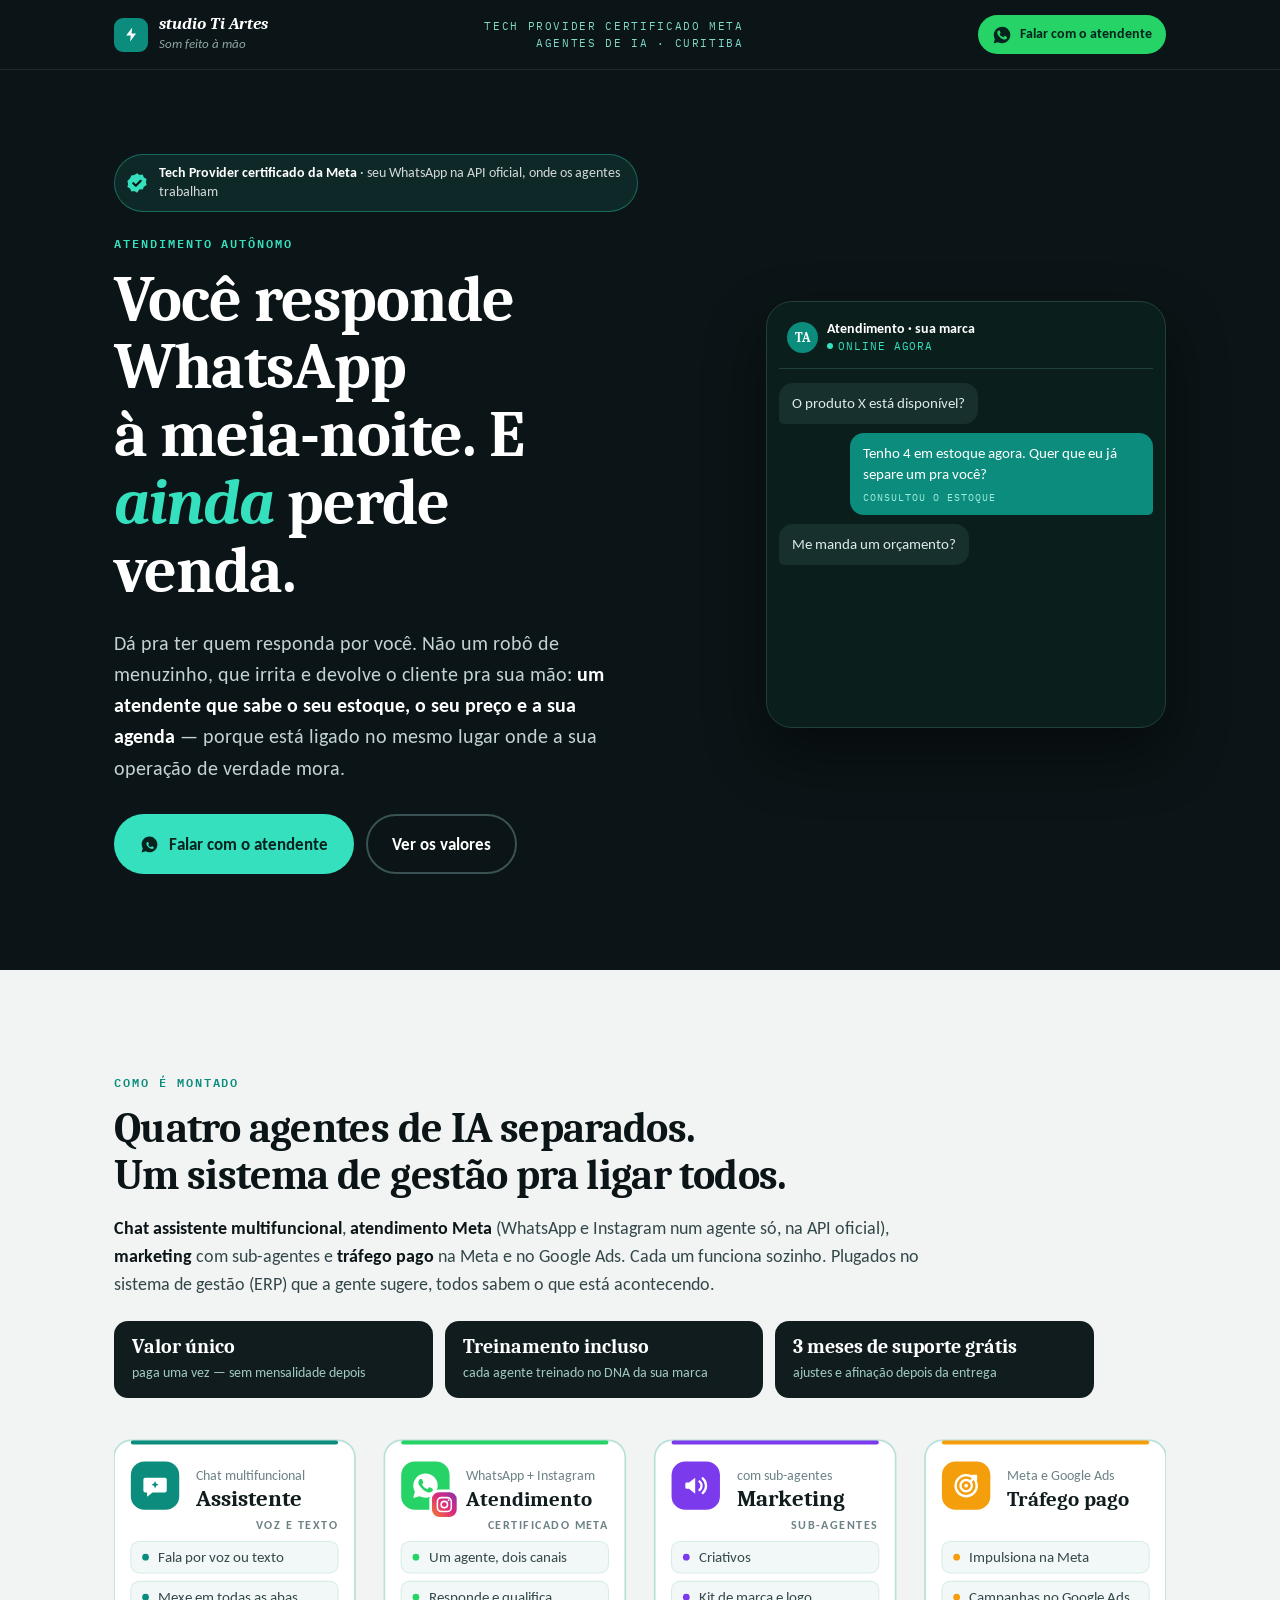
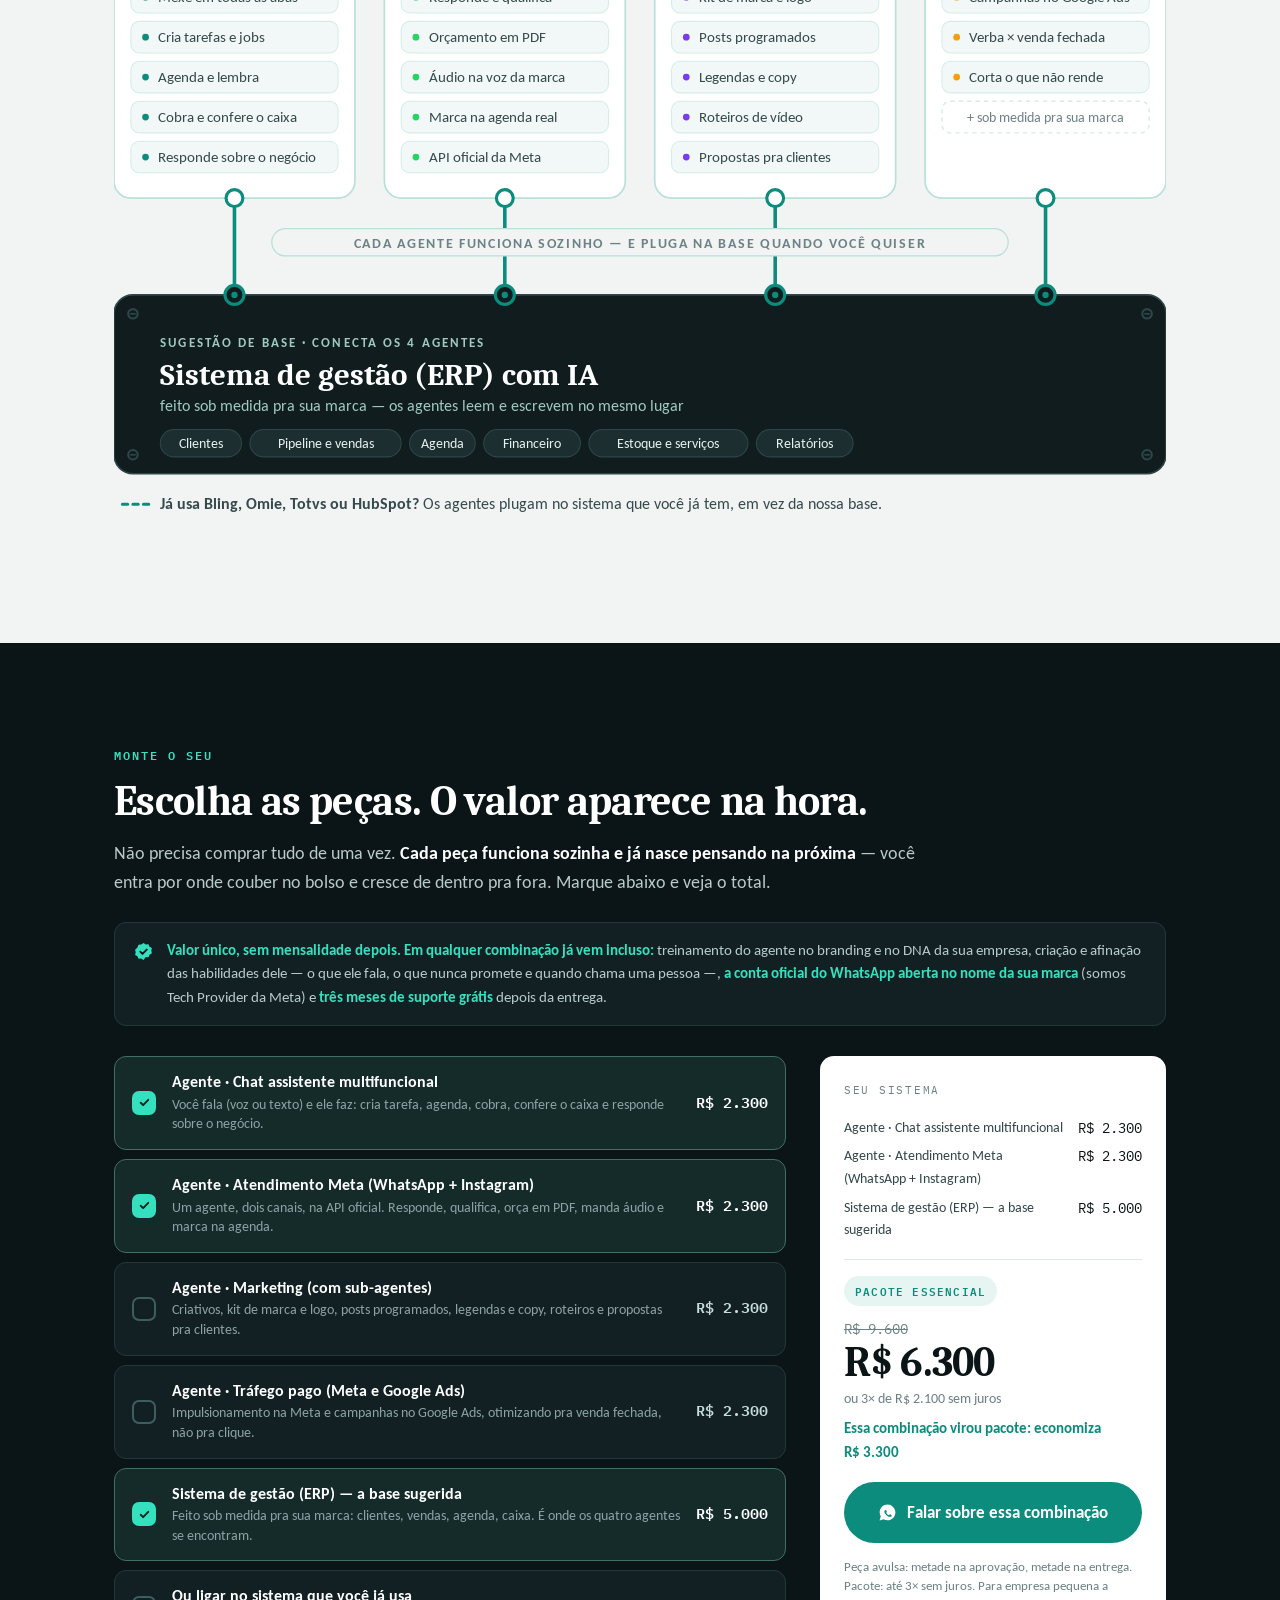
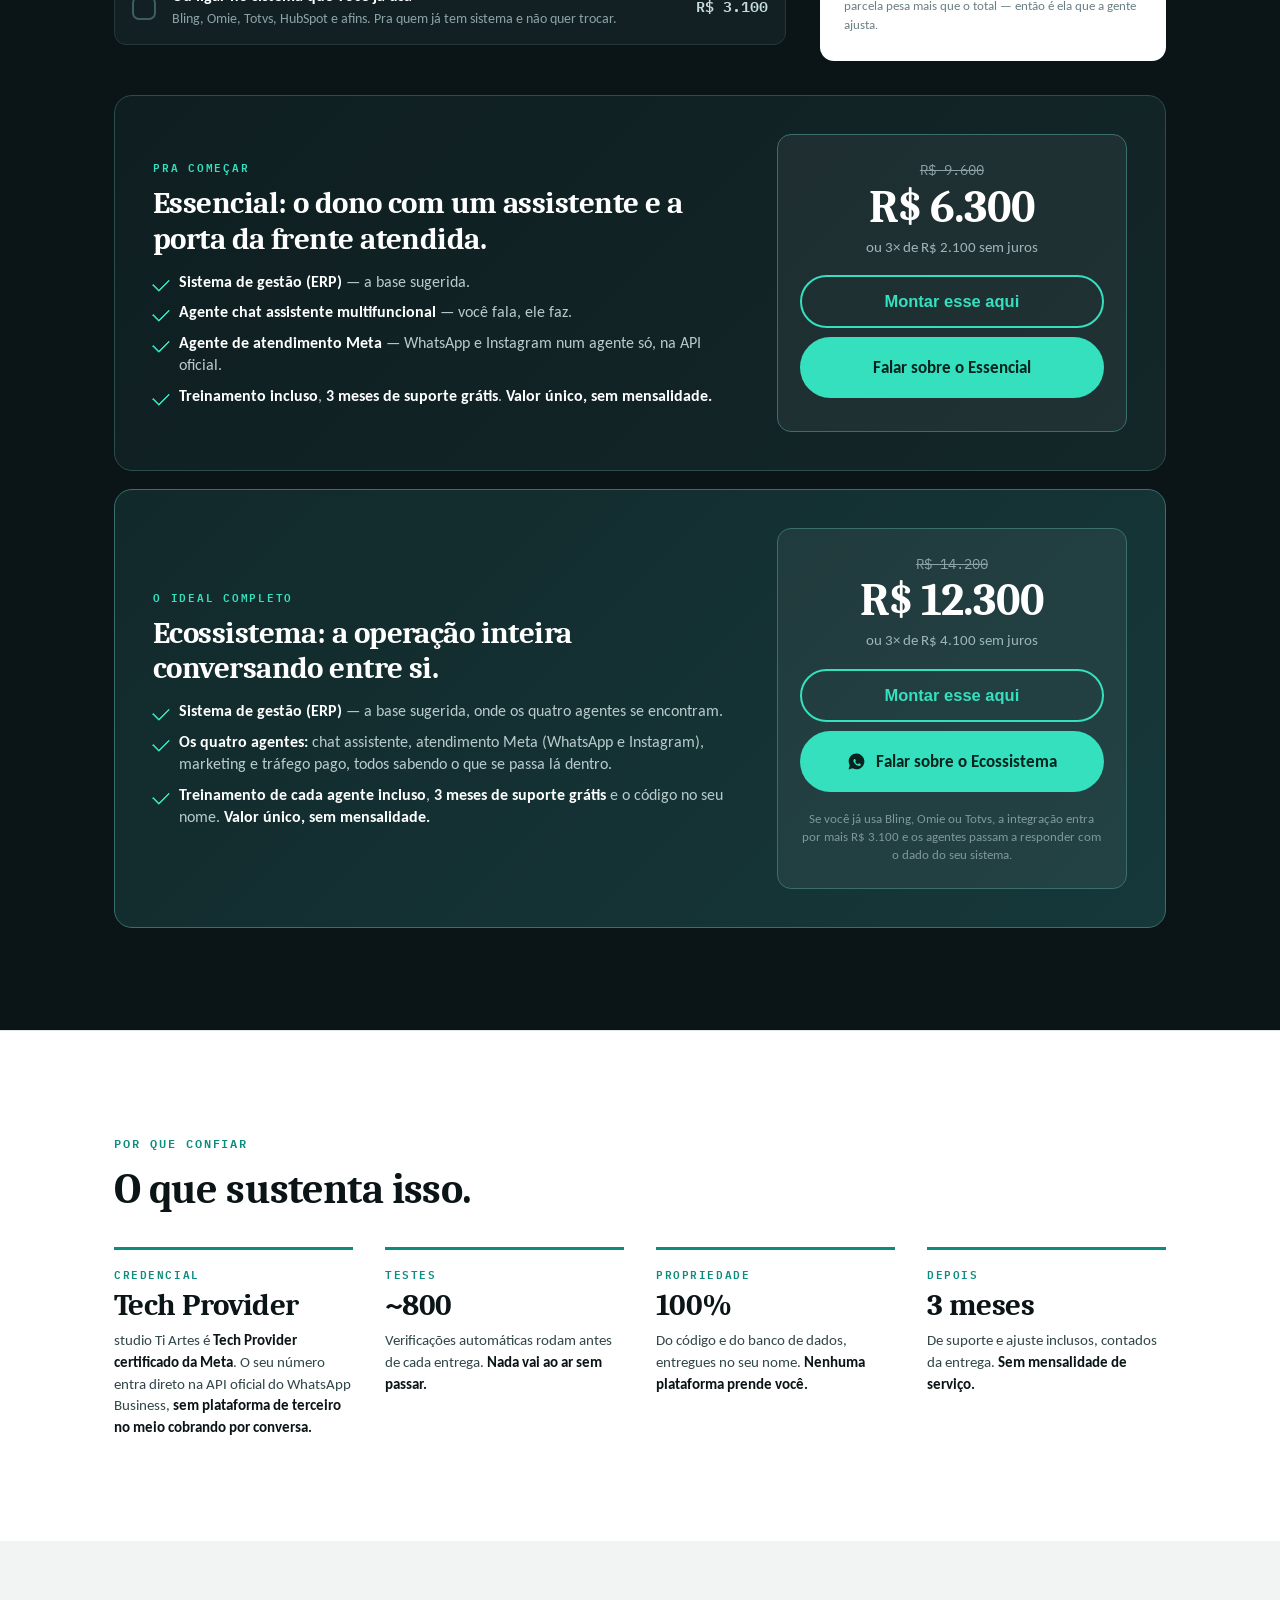
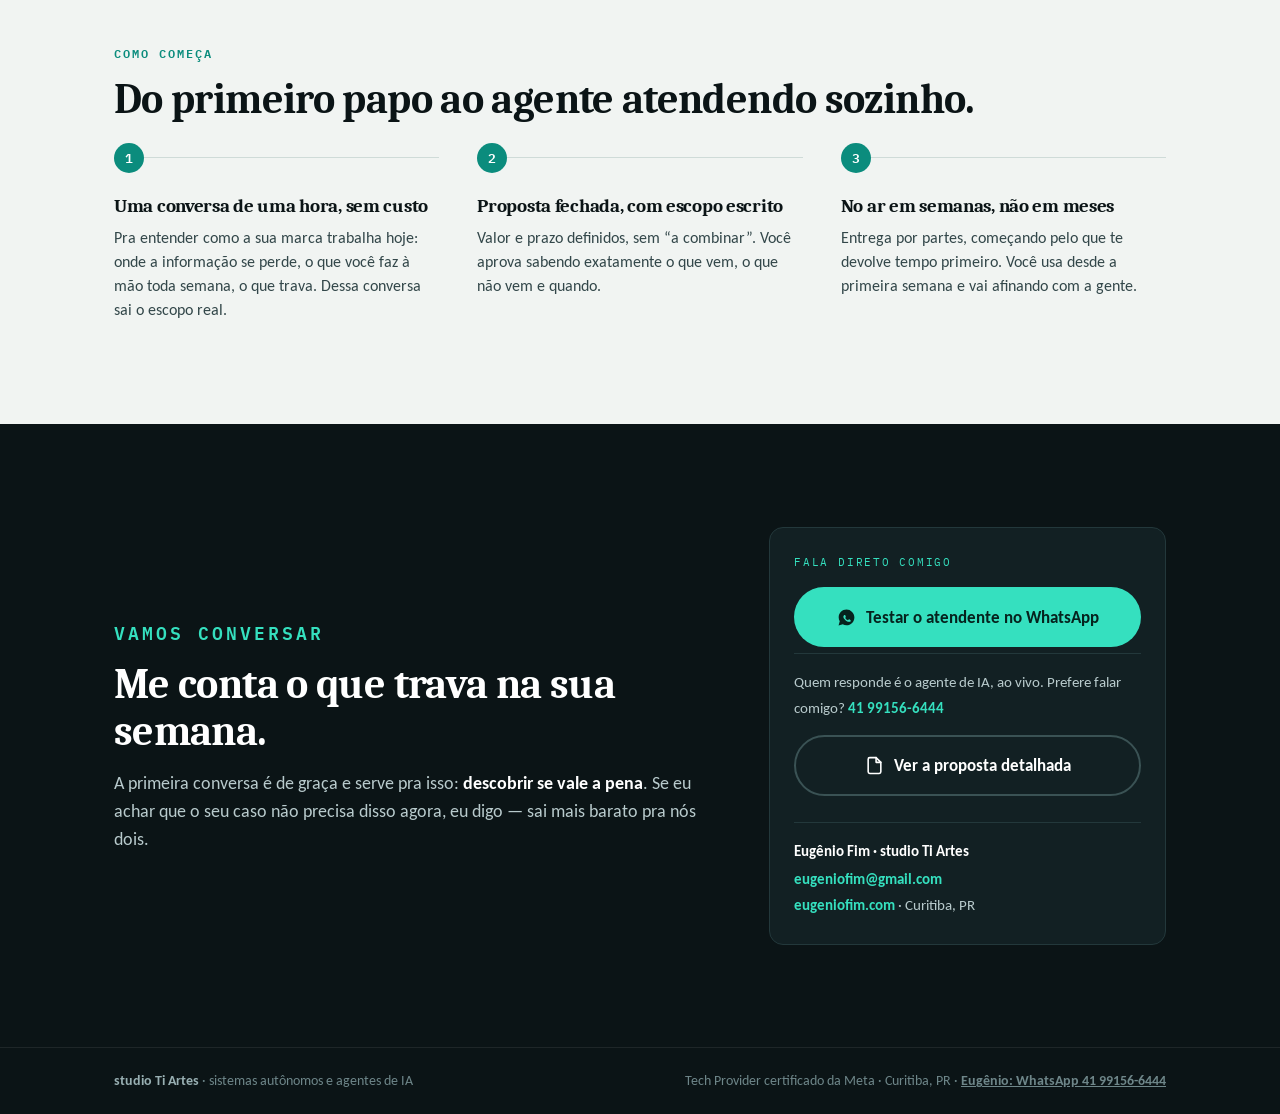
<file: index.html>
<!doctype html>
<html lang="pt-BR">
<head>
<meta charset="utf-8">
<meta name="viewport" content="width=device-width, initial-scale=1">
<title>studio Ti Artes · Agentes autônomos para empresa pequena</title>
<meta name="description" content="Quatro agentes de IA — chat assistente, atendimento no WhatsApp e Instagram, marketing e tráfego pago — ligado ao sistema onde a sua operação de verdade mora. Tech Provider certificado da Meta. A partir de R$ 2.300, sem mensalidade de serviço.">
<meta name="theme-color" content="#0B1416">

<meta property="og:type" content="website">
<meta property="og:site_name" content="studio Ti Artes">
<meta property="og:url" content="https://tiartes.eugeniofim.com/">
<meta property="og:title" content="4 agentes de IA ligados na central da sua marca">
<meta property="og:description" content="Chat assistente, atendimento no WhatsApp e Instagram, marketing e tráfego pago — tudo ligado num sistema de gestão só. Tech Provider certificado da Meta. studio Ti Artes · Curitiba.">
<meta property="og:image" content="https://tiartes.eugeniofim.com/og.jpg">
<meta property="og:image:secure_url" content="https://tiartes.eugeniofim.com/og.jpg">
<meta property="og:image:type" content="image/jpeg">
<meta property="og:image:width" content="1200">
<meta property="og:image:height" content="630">
<meta property="og:image:alt" content="4 agentes de IA — assistente, atendimento WhatsApp e Instagram, marketing e tráfego pago — ligados no sistema de gestão da marca">
<meta property="og:locale" content="pt_BR">
<meta name="twitter:card" content="summary_large_image">
<meta name="twitter:image" content="https://tiartes.eugeniofim.com/og.jpg">

<link rel="preconnect" href="https://fonts.googleapis.com">
<link rel="preconnect" href="https://fonts.gstatic.com" crossorigin>
<link href="https://fonts.googleapis.com/css2?family=Caladea:ital,wght@0,400;0,700;1,400;1,700&family=Carlito:ital,wght@0,400;0,700;1,400&family=IBM+Plex+Mono:wght@400;500;600&display=swap" rel="stylesheet">

<style>
/* ===================================================================
   studio Ti Artes — landing dos agentes autonomos
   -------------------------------------------------------------------
   Direcao: quem vende isso e um estudio de som. Entao a pagina usa o
   vocabulario do estudio onde ele significa algo de verdade — a parte
   modular e um console de canais, porque modular EM AUDIO e isso: voce
   traz o canal que precisa e o resto fica em silencio. Nada de botao
   giratorio desenhado: a metafora vive no rotulo e na barra de nivel
   (que carrega informacao — o peso de cada peca no total), nunca em
   enfeite.
   Tipos: Caladea e Carlito sao os mesmos do folder e do PDF impresso.
   Isso e proposital: o Tiago entrega o papel na mao e o cliente abre
   esta pagina — tem que ser obviamente a mesma coisa. O mono (Plex)
   e a unica voz nova, e existe pra rotulo de equipamento e numero.
   =================================================================== */

:root{
  --breu:#0B1416;        /* o estudio com a luz baixa */
  --breu-2:#122023;
  --teal:#0B8C7D;        /* a marca, igual ao impresso */
  --teal-fundo:#E7F5F2;
  --teal-linha:#B6DFD7;
  --sinal:#35E0BF;       /* LED de canal ligado. usar pouco */
  --papel:#F1F4F2;       /* branco frio. NAO creme */
  --papel-2:#FFFFFF;
  --tinta:#0B1416;
  --grafite:#33474A;
  --cinza:#6B8085;
  --ambar:#B07C0B;       /* o "chama um humano". aparece duas vezes */
  --ambar-fundo:#FBF3E2;

  --serif:'Caladea','Bitstream Charter',Georgia,serif;
  --sans:'Carlito','Segoe UI',system-ui,-apple-system,sans-serif;
  --mono:'IBM Plex Mono',ui-monospace,'DejaVu Sans Mono',monospace;

  --gut:clamp(20px,5vw,64px);
  --raio:14px;
}

*{box-sizing:border-box}
html{-webkit-text-size-adjust:100%;scroll-behavior:smooth}
body{
  margin:0;background:var(--papel);color:var(--grafite);
  font-family:var(--sans);font-size:17px;line-height:1.62;
  overflow-x:hidden;
}
img,svg{max-width:100%}
a{color:var(--teal)}

h1,h2,h3,.serif{font-family:var(--serif);color:var(--tinta);letter-spacing:-.015em}
h1{font-size:clamp(34px,6.4vw,64px);line-height:1.06;font-weight:700;margin:0}
h2{font-size:clamp(27px,4vw,42px);line-height:1.12;font-weight:700;margin:0 0 14px}
h3{font-size:19px;line-height:1.3;font-weight:700;margin:0 0 7px}
p{margin:0 0 16px}
p:last-child{margin-bottom:0}

.rot{
  font-family:var(--mono);font-size:11.5px;font-weight:600;
  letter-spacing:.17em;text-transform:uppercase;color:var(--teal);
  margin:0 0 14px;
}
.env{max-width:1180px;margin:0 auto;padding:0 var(--gut)}
.secao{padding:clamp(56px,8vw,104px) 0}

/* ---------- foco visivel de verdade ---------- */
a:focus-visible,button:focus-visible,input:focus-visible,label:focus-visible{
  outline:3px solid var(--sinal);outline-offset:3px;border-radius:4px;
}

/* ================= barra de cima ================= */
.topo{
  background:var(--breu);color:#fff;
  padding:15px 0;border-bottom:1px solid rgba(255,255,255,.09);
}
.topo .env{display:flex;align-items:center;gap:16px;justify-content:space-between}
.marca{display:flex;align-items:center;gap:11px;min-width:0}
.marca .ic{
  width:34px;height:34px;border-radius:9px;background:var(--teal);
  display:grid;place-items:center;flex:0 0 auto;
}
.marca .ic svg{width:17px;height:17px;display:block}
.marca b{font-family:var(--serif);font-size:16.5px;color:#fff;display:block;line-height:1.15}
.marca span{font-size:12.5px;color:#8FA8AB;font-style:italic;display:block}
.topo .onde{
  font-family:var(--mono);font-size:11px;letter-spacing:.15em;
  text-transform:uppercase;color:#7FD9CA;text-align:right;line-height:1.5;
}

/* ================= heroi ================= */
.heroi{background:var(--breu);color:#C3D3D5;padding:clamp(44px,7vw,84px) 0 clamp(52px,8vw,96px)}
.heroi .env{display:grid;grid-template-columns:1.06fr .94fr;gap:clamp(30px,5vw,68px);align-items:center}
.heroi .rot{color:var(--sinal)}
.heroi h1{color:#fff;max-width:15em}
.heroi h1 em{font-style:italic;color:var(--sinal)}
.heroi .chamada{font-size:clamp(17px,2vw,19.5px);line-height:1.6;margin:22px 0 0;max-width:34em}
.heroi .chamada b{color:#fff}

.botoes{display:flex;flex-wrap:wrap;gap:12px;margin-top:30px}
.bt{
  display:inline-flex;align-items:center;gap:10px;
  padding:15px 24px;border-radius:999px;text-decoration:none;
  font-weight:700;font-size:16.5px;border:2px solid transparent;
  transition:transform .14s ease,background .14s ease,border-color .14s ease;
  min-height:52px;
}
.bt svg{width:19px;height:19px;flex:0 0 auto}
.bt-zap{background:var(--sinal);color:#06231E}
.bt-zap:hover{background:#5BEBCD;transform:translateY(-2px)}
.bt-linha{border-color:#3A5254;color:#fff}
.bt-linha:hover{border-color:var(--sinal);color:var(--sinal)}
.bt-esc{background:var(--teal);color:#fff}
.bt-esc:hover{background:#0A7A6C;transform:translateY(-2px)}
.bt-esc-linha{border-color:var(--teal-linha);color:var(--teal)}
.bt-esc-linha:hover{border-color:var(--teal);background:var(--teal-fundo)}

/* ---- o celular: a assinatura da pagina ----
   Aqui e onde eu gastei a ousadia. O produto se mostrando, no material
   dele mesmo: uma conversa que acontece sozinha, terminando num audio
   com forma de onda — que e literalmente o que o agente manda, na voz
   da marca, feito por um estudio de som. */
.fone{
  background:#0A1F1C;border:1px solid #21403C;border-radius:26px;
  padding:14px 12px 16px;box-shadow:0 26px 60px rgba(0,0,0,.42);
  max-width:400px;margin-left:auto;width:100%;
}
.fone .barra{
  display:flex;align-items:center;gap:9px;padding:4px 8px 13px;
  border-bottom:1px solid #21403C;margin-bottom:14px;
}
.fone .av{
  width:31px;height:31px;border-radius:50%;background:var(--teal);
  display:grid;place-items:center;flex:0 0 auto;
  font-family:var(--serif);font-weight:700;color:#fff;font-size:13px;
}
.fone .qm{min-width:0;flex:1}
.fone .qm b{display:block;color:#fff;font-size:14px;line-height:1.25;font-family:var(--sans)}
.fone .qm i{
  display:flex;align-items:center;gap:5px;font-style:normal;
  font-family:var(--mono);font-size:10.5px;letter-spacing:.09em;
  text-transform:uppercase;color:var(--sinal);
}
.fone .qm i::before{
  content:'';width:6px;height:6px;border-radius:50%;background:var(--sinal);
  animation:pisca 2.1s ease-in-out infinite;
}
@keyframes pisca{0%,100%{opacity:1}50%{opacity:.25}}

.linhas{display:flex;flex-direction:column;gap:9px;min-height:328px}
.bl{
  max-width:81%;padding:10px 13px;border-radius:14px;font-size:14.5px;
  line-height:1.45;opacity:0;transform:translateY(9px);
  animation:sobe .34s ease forwards;
}
@keyframes sobe{to{opacity:1;transform:none}}
.bl.cli{align-self:flex-start;background:#17302D;color:#DCEAE8;border-bottom-left-radius:5px}
.bl.ag{align-self:flex-end;background:var(--teal);color:#fff;border-bottom-right-radius:5px}
.bl.ag b{color:#fff}
.bl .marc{
  display:block;margin-top:6px;font-family:var(--mono);font-size:10px;
  letter-spacing:.1em;text-transform:uppercase;color:#9FEEDD;
}
/* digitando */
.bl.dig{align-self:flex-end;background:var(--teal);padding:13px 15px;display:flex;gap:4px}
.bl.dig span{width:6px;height:6px;border-radius:50%;background:#A8EFE2;animation:pula 1.1s ease-in-out infinite}
.bl.dig span:nth-child(2){animation-delay:.16s}
.bl.dig span:nth-child(3){animation-delay:.32s}
@keyframes pula{0%,100%{transform:translateY(0);opacity:.55}50%{transform:translateY(-5px);opacity:1}}

/* anexo de PDF */
.anx{display:flex;align-items:center;gap:10px;background:rgba(255,255,255,.14);
  border-radius:9px;padding:9px 11px;margin-top:2px}
.anx .fl{width:26px;height:32px;flex:0 0 auto}
.anx .nm{min-width:0}
.anx .nm b{display:block;font-size:13px;line-height:1.25;word-break:break-word}
.anx .nm span{font-family:var(--mono);font-size:10.5px;color:#BDF0E7}

/* audio na voz da marca */
.aud{display:flex;align-items:center;gap:11px;min-width:min(236px,100%)}
.aud .pl{
  width:31px;height:31px;border-radius:50%;background:#fff;flex:0 0 auto;
  display:grid;place-items:center;
}
.aud .pl svg{width:12px;height:12px;display:block}
.aud .on{display:flex;align-items:flex-end;gap:2.5px;height:24px;flex:1}
.aud .on i{
  display:block;width:2.5px;border-radius:2px;background:#BDF0E7;height:22%;
}
.aud.toca .on i{animation:onda .85s ease-in-out infinite}
.aud .tm{font-family:var(--mono);font-size:11px;color:#DCF7F1;flex:0 0 auto}
@keyframes onda{0%,100%{height:22%}50%{height:100%}}

/* ================= o que e ================= */
.oque{background:var(--papel)}
.grade4{display:grid;grid-template-columns:repeat(2,1fr);gap:18px;margin-top:34px}
.cart{
  background:var(--papel-2);border:1px solid #DDE6E3;border-radius:var(--raio);
  padding:26px 24px;
}
.cart .ic{
  width:40px;height:40px;border-radius:11px;background:var(--teal-fundo);
  display:grid;place-items:center;margin-bottom:15px;
}
.cart .ic svg{width:20px;height:20px;display:block;stroke:var(--teal)}
.cart p{font-size:15.5px;line-height:1.56;margin:0}
.cart p b{color:var(--tinta)}

/* ================= console / modular ================= */
.console{background:var(--breu);color:#B8CACC}
.console h2{color:#fff}
.console .rot{color:var(--sinal)}
.console .intro{max-width:46em;font-size:17.5px}
.console .intro b{color:#fff}

.inclui{
  display:flex;gap:13px;align-items:flex-start;
  background:var(--breu-2);border:1px solid #23383B;border-radius:12px;
  padding:16px 18px;margin:26px 0 30px;
}
.inclui .sl{width:21px;height:21px;flex:0 0 auto;margin-top:2px}
.inclui p{font-size:15px;line-height:1.55;margin:0}
.inclui b{color:var(--sinal)}

.mesa{display:grid;grid-template-columns:1.32fr .68fr;gap:clamp(20px,3vw,34px);align-items:start}

.canais{display:flex;flex-direction:column;gap:9px}
.cn{
  display:grid;grid-template-columns:26px 1fr auto;gap:14px;align-items:center;
  background:var(--breu-2);border:1px solid #23383B;border-radius:12px;
  padding:15px 17px;cursor:pointer;transition:border-color .14s ease,background .14s ease;
  position:relative;
}
.cn:hover{border-color:#39595C}
.cn input{position:absolute;opacity:0;width:0;height:0}
.cn .cx{
  width:24px;height:24px;border-radius:7px;border:2px solid #3E5D60;
  display:grid;place-items:center;flex:0 0 auto;
  /* NAO usar transition:all aqui. "all" pega o outline tambem, e o anel de
     foco do teclado passa a ENTRAR ANIMADO — quem navega por Tab precisa
     ver onde esta na hora, nao em 140ms. So cor e fundo transicionam. */
  transition:background .14s ease,border-color .14s ease;
}
.cn .cx svg{width:13px;height:13px;opacity:0;transform:scale(.6);transition:all .14s ease}
.cn .tx b{
  display:block;color:#fff;font-size:16px;line-height:1.3;font-family:var(--sans);
  font-weight:700;margin-bottom:2px;
}
.cn .tx span{display:block;font-size:13.5px;line-height:1.45;color:#8CA3A6}
.cn .vl{
  font-family:var(--mono);font-size:15px;font-weight:600;color:#C7DBDC;
  text-align:right;white-space:nowrap;
}
/* O input fica em 0x0 pra eu poder desenhar a caixinha. Isso deixa quem
   navega por teclado FOCANDO UM ELEMENTO INVISIVEL — o anel de foco sai
   num ponto de 0 pixel e a pessoa nao sabe onde esta. Entao o foco do
   input pinta a caixinha visivel, que e o que a pessoa ve. */
.cn input:focus-visible ~ .cx{outline:3px solid var(--sinal);outline-offset:3px}
.cn input:checked ~ .cx{background:var(--sinal);border-color:var(--sinal)}
.cn input:checked ~ .cx svg{opacity:1;transform:none}
.cn:has(input:checked){border-color:#3F6E6B;background:#152B2A}
.cn:has(input:checked) .vl{color:#fff}

/* master */
.master{
  background:var(--papel-2);color:var(--grafite);border-radius:var(--raio);
  padding:26px 24px;position:sticky;top:20px;
}
.master .tt{
  font-family:var(--mono);font-size:11px;letter-spacing:.16em;
  text-transform:uppercase;color:var(--cinza);margin:0 0 14px;
}
.master .pecas{
  list-style:none;margin:0 0 16px;padding:0;
  font-size:14px;border-bottom:1px solid #E1E9E6;padding-bottom:14px;
}
.master .pecas li{display:flex;justify-content:space-between;gap:12px;padding:3px 0}
.master .pecas li span:last-child{font-family:var(--mono);color:var(--tinta);white-space:nowrap}
.master .pecas .vazio{color:var(--cinza);font-style:italic;display:block}

.master .selo{
  display:inline-flex;align-items:center;gap:7px;
  background:var(--teal-fundo);color:var(--teal);
  font-family:var(--mono);font-size:11px;font-weight:600;
  letter-spacing:.11em;text-transform:uppercase;
  padding:6px 11px;border-radius:999px;margin-bottom:12px;
}
.master .antes{
  font-family:var(--mono);font-size:14px;color:var(--cinza);
  text-decoration:line-through;display:block;
}
.master .tot{
  font-family:var(--serif);font-size:clamp(32px,4.4vw,42px);font-weight:700;
  color:var(--tinta);line-height:1;letter-spacing:-.02em;display:block;margin:2px 0 4px;
}
.master .parc{font-size:14px;color:var(--cinza);margin:0 0 4px}
.master .econ{
  font-size:14.5px;color:var(--teal);font-weight:700;margin:6px 0 0;
}
/* "economiza R$ / 1.000", quebrado entre o R$ e o numero, fica pobre */
.master .econ b{white-space:nowrap}
.master .bt{width:100%;justify-content:center;margin-top:18px}
.master .comopaga{font-size:13px;line-height:1.5;color:var(--cinza);margin:14px 0 0}

/* ---- o ideal completo ----
   Ele pediu modular E o ideal completo. Modular sozinho deixa o cliente
   escolhendo peca por peca sem nunca ver pra onde isso cresce — e quem
   nao ve o destino compra so a porta de entrada. Entao o destino fica
   visivel sem precisar marcar nada, com um botao que monta ele sozinho
   (que de brinde ensina que a lista de cima e clicavel). */
.ideal{
  display:grid;grid-template-columns:1.25fr .75fr;gap:clamp(22px,3.4vw,40px);
  align-items:center;margin-top:34px;padding:clamp(26px,3.4vw,38px);
  background:linear-gradient(135deg,#12292B,#16383A);
  border:1px solid #3B6F6B;border-radius:18px;
}
.ideal .rt{
  font-family:var(--mono);font-size:11px;font-weight:600;letter-spacing:.16em;
  text-transform:uppercase;color:var(--sinal);margin:0 0 10px;
}
.ideal h3{
  font-family:var(--serif);color:#fff;font-size:clamp(23px,2.9vw,31px);
  line-height:1.14;margin:0 0 14px;letter-spacing:-.018em;
}
.ideal .dentro{list-style:none;margin:0;padding:0;display:grid;gap:8px}
.ideal .dentro li{
  position:relative;padding-left:26px;font-size:15.5px;line-height:1.45;color:#B8CACC;
}
.ideal .dentro li b{color:#fff}
.ideal .dentro li::before{
  content:'';position:absolute;left:0;top:7px;width:14px;height:8px;
  border-left:2.4px solid var(--sinal);border-bottom:2.4px solid var(--sinal);
  transform:rotate(-45deg);border-radius:1px;
}
.ideal .preco{
  background:rgba(255,255,255,.055);border:1px solid #3B6F6B;border-radius:14px;
  padding:24px 22px;text-align:center;
}
.ideal .preco .de{
  font-family:var(--mono);font-size:14px;color:#8CA3A6;text-decoration:line-through;display:block;
}
.ideal .preco .por{
  font-family:var(--serif);font-size:clamp(34px,4.6vw,46px);font-weight:700;color:#fff;
  line-height:1;display:block;margin:3px 0 5px;letter-spacing:-.02em;
}
.ideal .preco .pc{font-size:14.5px;color:#9FB6B9;margin:0 0 16px}
.ideal .preco .bt{width:100%;justify-content:center;margin-bottom:9px}
.ideal .preco .obs{font-size:12.5px;line-height:1.45;color:#7F979A;margin:9px 0 0}
.bt-sinal-linha{border-color:var(--sinal);color:var(--sinal);background:transparent}
.bt-sinal-linha:hover{background:rgba(53,224,191,.12)}

/* ================= provas ================= */
.provas{background:var(--papel-2);border-top:1px solid #DDE6E3}
.grade-pr{display:grid;grid-template-columns:repeat(4,1fr);gap:clamp(18px,2.6vw,32px);margin-top:8px}
.pr{border-top:3px solid var(--teal);padding-top:16px}
.pr .rt{
  font-family:var(--mono);font-size:10.5px;font-weight:600;letter-spacing:.15em;
  text-transform:uppercase;color:var(--teal);margin:0 0 8px;
}
.pr .nm{
  font-family:var(--serif);font-size:clamp(24px,2.8vw,31px);font-weight:700;
  color:var(--tinta);line-height:1;margin:0 0 9px;letter-spacing:-.018em;
}
.pr p{font-size:14.5px;line-height:1.5;margin:0}
.pr p b{color:var(--tinta)}

/* ================= passos ================= */
.passos{background:var(--papel)}
.grade-ps{display-flow:row;display:grid;grid-template-columns:repeat(3,1fr);gap:clamp(20px,3vw,38px);margin-top:34px}
.ps{position:relative;padding-top:22px;border-top:1px solid #CFDBD8}
.ps .nu{
  position:absolute;top:-15px;left:0;
  width:30px;height:30px;border-radius:50%;background:var(--teal);color:#fff;
  display:grid;place-items:center;font-family:var(--mono);font-size:13px;font-weight:600;
}
.ps h3{margin-top:14px}
.ps p{font-size:15.5px;line-height:1.55;margin:0}

/* ================= chamada final ================= */
.fim{background:var(--breu);color:#B8CACC}
.fim h2{color:#fff;max-width:20em}
.fim .rot{color:var(--sinal)}
.fim .env{display:grid;grid-template-columns:1.2fr .8fr;gap:clamp(28px,5vw,60px);align-items:center}
.fim p{font-size:17.5px;max-width:34em}
.fim p b{color:#fff}
.cx-fim{
  background:var(--breu-2);border:1px solid #23383B;border-radius:var(--raio);
  padding:26px 24px;
}
.cx-fim .tt{
  font-family:var(--mono);font-size:11px;letter-spacing:.16em;text-transform:uppercase;
  color:var(--sinal);margin:0 0 15px;
}
.cx-fim .bt{width:100%;justify-content:center;margin-bottom:10px}
.cx-fim .ct{font-size:14.5px;line-height:1.75;margin:16px 0 0;border-top:1px solid #23383B;padding-top:16px}
.cx-fim .ct b{color:#fff;display:block;margin-bottom:3px}
.cx-fim .ct a{color:var(--sinal);text-decoration:none;font-weight:700}
.cx-fim .ct a:hover{text-decoration:underline}

.pe{
  background:var(--breu);color:#6E8689;border-top:1px solid rgba(255,255,255,.08);
  padding:22px 0;font-size:13.5px;
}
.pe .env{display:flex;flex-wrap:wrap;gap:10px;justify-content:space-between;align-items:center}
.pe b{color:#98AFB2}

/* ================= botao fixo do celular ================= */
.fixo{
  position:fixed;left:14px;right:14px;bottom:14px;z-index:60;display:none;
}
.fixo .bt{width:100%;justify-content:center;box-shadow:0 10px 30px rgba(0,0,0,.34)}

/* ================= responsivo ================= */
@media (max-width:980px){
  .heroi .env,.mesa,.fim .env,.ideal{grid-template-columns:1fr}
  .fone{margin:8px auto 0;max-width:380px}
  .master{position:static}
  .grade-pr{grid-template-columns:repeat(2,1fr)}
}
@media (max-width:700px){
  body{font-size:16.5px}
  .grade4,.grade-ps{grid-template-columns:1fr}
  .topo .onde{display:none}
  .heroi .botoes .bt-zap{display:none}
  .heroi .botoes .bt-linha{width:100%;justify-content:center}
  .fixo{display:block}
  .fim .cx-fim .bt{margin-bottom:10px}
  .heroi{padding-bottom:36px}
  .pe{padding-bottom:86px}
  /* no celular a peca empilha, e a caixinha alinha com o TITULO em vez de
     flutuar no meio de tres linhas de descricao */
  .cn{grid-template-columns:24px 1fr;row-gap:4px;align-items:start}
  .cn .cx{margin-top:1px}
  .cn .vl{grid-column:2;text-align:left}
}
@media (max-width:420px){
  .grade-pr{grid-template-columns:1fr}
  .bt{width:100%;justify-content:center}
}

/* quem pediu menos movimento recebe a pagina parada, inteira */
@media (prefers-reduced-motion:reduce){
  *{animation-duration:.001s!important;animation-iteration-count:1!important;
    transition-duration:.001s!important}
  html{scroll-behavior:auto}
  .bl{opacity:1;transform:none}
}
.credencial{display:inline-flex;align-items:center;gap:10px;margin:0 0 22px;padding:9px 16px 9px 10px;border-radius:999px;
  background:rgba(53,224,191,.10);border:1px solid rgba(53,224,191,.35);font-size:14px;line-height:1.35;color:rgba(255,255,255,.82)}
.credencial b{color:#fff}
.credencial .selo-ic{width:24px;height:24px;flex:0 0 auto;color:#35E0BF}
.credencial .selo-ic path+path{stroke:#0B1416}
@media(max-width:560px){.credencial{border-radius:14px;font-size:13px}}

/* ===== WhatsApp sempre a um toque =====
   Ele pediu: a pessoa tem que achar o WhatsApp dele sem procurar. No topo,
   o numero escrito; no computador, um botao que acompanha a rolagem (aparece
   depois do primeiro scroll, pra nao dobrar com o botao do heroi); no
   celular, o botao fixo embaixo, agora com o numero. */
.zap-topo{display:inline-flex;align-items:center;gap:8px;margin-left:18px;padding:8px 14px;border-radius:999px;
  background:#25D366;color:#06231E;font-weight:800;font-size:14px;text-decoration:none;white-space:nowrap}
.zap-topo:hover{filter:brightness(1.06)}
.zap-flutua{position:fixed;right:22px;bottom:22px;z-index:70;display:flex;align-items:center;gap:10px;
  padding:12px 18px 12px 14px;border-radius:999px;background:#25D366;color:#06231E;text-decoration:none;font-weight:800;font-size:15px;
  box-shadow:0 14px 34px rgba(0,0,0,.4);opacity:0;transform:translateY(16px);pointer-events:none;transition:opacity .3s,transform .3s}
.zap-flutua small{display:block;font-weight:600;font-size:12px;opacity:.8}
.zap-flutua svg{width:26px!important;height:26px!important}
.zap-flutua.on{opacity:1;transform:none;pointer-events:auto}
@media (max-width:700px){ .zap-flutua{display:none} .zap-topo span{display:none} .zap-topo{padding:9px;margin-left:auto} }

.camadas-lp{margin-top:34px;overflow-x:auto;-webkit-overflow-scrolling:touch;padding-bottom:6px}
.camadas-lp svg{display:block;width:100%;min-width:760px;height:auto}
@media (max-width:700px){ .camadas-lp::after{content:'arraste pro lado pra ver tudo →';display:block;font-size:12.5px;color:#6D8286;margin-top:8px} }

.garantias-lp{display:grid;grid-template-columns:repeat(3,1fr);gap:12px;margin-top:22px;max-width:980px}
.garantias-lp div{background:#101C1E;border-radius:14px;padding:14px 18px}
.garantias-lp b{display:block;font-family:Caladea,Georgia,serif;font-size:20px;color:#fff;line-height:1.15}
.garantias-lp span{display:block;font-size:14px;color:#9FC9C2;margin-top:4px}
@media (max-width:700px){ .garantias-lp{grid-template-columns:1fr} }

.ideal.essencial{background:linear-gradient(135deg,#0F1F21,#132628);border-color:#2A4E4B}
.ideal.essencial + .ideal{margin-top:18px}
</style>
</head>
<body>

<!-- ===================== topo ===================== -->
<header class="topo">
  <div class="env">
    <div class="marca">
      <span class="ic" aria-hidden="true">
        <svg viewBox="0 0 24 24" fill="none"><path d="M13 2 4.5 13.5H11l-1 8.5 8.5-11.5H12l1-8.5Z" fill="#fff"/></svg>
      </span>
      <span>
        <b>studio Ti Artes</b>
        <span>Som feito à mão</span>
      </span>
    </div>
    <div class="onde">Tech Provider certificado Meta<br>Agentes de IA · Curitiba</div>
    <a class="zap-topo" data-zap href="#"><svg viewBox="0 0 24 24" aria-hidden="true" style="width:20px;height:20px;flex:0 0 auto"><path fill="currentColor" d="M12.04 2C6.58 2 2.13 6.45 2.13 11.91c0 1.75.46 3.45 1.32 4.95L2.05 22l5.25-1.38a9.87 9.87 0 0 0 4.74 1.21h.01c5.46 0 9.91-4.45 9.91-9.91A9.85 9.85 0 0 0 12.04 2zm5.8 14.03c-.24.68-1.42 1.3-1.95 1.36-.5.06-1.13.09-1.82-.11-.42-.13-.96-.31-1.65-.61-2.9-1.25-4.79-4.17-4.94-4.36-.14-.2-1.18-1.57-1.18-3 0-1.42.75-2.12 1.01-2.41.27-.29.58-.36.78-.36h.56c.18 0 .42-.07.66.5.24.58.82 2 .89 2.14.07.15.12.32.02.51-.09.2-.14.32-.29.49-.14.17-.3.38-.43.51-.14.14-.29.3-.13.59.17.29.74 1.22 1.59 1.97 1.09.97 2.01 1.27 2.3 1.42.29.14.46.12.63-.07.17-.2.72-.85.92-1.14.19-.29.38-.24.65-.14.26.09 1.68.79 1.97.94.29.14.48.21.55.33.08.12.08.69-.16 1.37z"/></svg><span>Falar com o atendente</span></a>
  </div>
</header>

<!-- ===================== heroi ===================== -->
<section class="heroi">
  <div class="env">
    <div>
      <p class="credencial"><svg viewBox="0 0 24 24" aria-hidden="true" class="selo-ic"><path d="M12 2.2 14.6 4l3.1-.4 1.2 2.9 2.7 1.6-.7 3 .7 3-2.7 1.6-1.2 2.9-3.1-.4L12 21.8 9.4 20l-3.1.4-1.2-2.9L2.4 15.9l.7-3-.7-3L5.1 7.3l1.2-2.9L9.4 4z" fill="currentColor"/><path d="m8.3 12.2 2.5 2.5 4.9-4.9" stroke="#fff" stroke-width="2.2" fill="none" stroke-linecap="round" stroke-linejoin="round"/></svg><span><b>Tech Provider certificado da Meta</b> · seu WhatsApp na API oficial, onde os agentes trabalham</span></p>
      <p class="rot">Atendimento autônomo</p>
      <h1>Você responde WhatsApp à&nbsp;<span style="white-space:nowrap">meia-noite</span>. E <em>ainda</em> perde venda.</h1>
      <p class="chamada">
        Dá pra ter quem responda por você. Não um robô de menuzinho, que irrita e
        devolve o cliente pra sua mão: <b>um atendente que sabe o seu estoque, o
        seu preço e a sua agenda</b> — porque está ligado no mesmo lugar onde a sua
        operação de verdade mora.
      </p>
      <div class="botoes">
        <a class="bt bt-zap" data-zap href="#">
          <svg viewBox="0 0 24 24" fill="currentColor" aria-hidden="true"><path d="M12.04 2C6.58 2 2.13 6.45 2.13 11.91c0 1.75.46 3.46 1.32 4.97L2 22l5.25-1.38a9.87 9.87 0 0 0 4.79 1.22h.01c5.46 0 9.9-4.45 9.9-9.91 0-2.65-1.03-5.14-2.9-7.01A9.82 9.82 0 0 0 12.04 2Zm5.8 14.13c-.25.7-1.44 1.33-1.98 1.38-.54.06-1.05.08-1.62-.1-.33-.1-.76-.24-1.31-.48-2.3-1-3.8-3.31-3.92-3.46-.11-.15-.93-1.24-.93-2.36 0-1.12.59-1.67.8-1.9.2-.23.45-.29.6-.29l.43.01c.14 0 .32-.05.5.38.19.46.64 1.58.7 1.69.06.12.1.25.02.4-.08.15-.12.24-.24.38l-.36.42c-.12.11-.24.24-.1.47.13.23.59.97 1.26 1.57.87.77 1.6 1.01 1.83 1.13.23.11.36.1.5-.06.13-.15.57-.66.72-.89.15-.23.3-.19.5-.11.21.07 1.31.62 1.54.73.23.12.38.17.44.27.05.1.05.58-.2 1.28Z"/></svg>
          Falar com o atendente
        </a>
        <a class="bt bt-linha" href="#montar">Ver os valores</a>
      </div>
    </div>

    <!-- ASSINATURA: a conversa acontecendo sozinha -->
    <div class="fone" role="img" aria-label="Exemplo de conversa: o cliente pergunta se o produto está disponível e o agente responde consultando o estoque, envia um orçamento em PDF e confirma um horário com um áudio na voz da marca.">
      <div class="barra">
        <span class="av" aria-hidden="true">TA</span>
        <span class="qm">
          <b>Atendimento · sua marca</b>
          <i>online agora</i>
        </span>
      </div>
      <div class="linhas" id="conversa"></div>
    </div>
  </div>
</section>

<!-- ===================== o que e ===================== -->
<section class="secao oque">
  <div class="env">
    <p class="rot">Como é montado</p>
    <h2>Quatro agentes de IA separados.<br>Um sistema de gestão pra ligar todos.</h2>
    <p style="max-width:46em;font-size:17.5px">
      <b style="color:var(--tinta)">Chat assistente multifuncional</b>, <b style="color:var(--tinta)">atendimento
      Meta</b> (WhatsApp e Instagram num agente só, na API oficial), <b style="color:var(--tinta)">marketing</b>
      com sub-agentes e <b style="color:var(--tinta)">tráfego pago</b> na Meta e no Google Ads. Cada um funciona
      sozinho. Plugados no sistema de gestão (ERP) que a gente sugere, todos sabem o que está acontecendo.
    </p>
    <div class="garantias-lp">
      <div><b>Valor único</b><span>paga uma vez — sem mensalidade depois</span></div>
      <div><b>Treinamento incluso</b><span>cada agente treinado no DNA da sua marca</span></div>
      <div><b>3 meses de suporte grátis</b><span>ajustes e afinação depois da entrega</span></div>
    </div>
    <div class="camadas-lp"><svg xmlns="http://www.w3.org/2000/svg" viewBox="0 0 1000 668" role="img" aria-label="Quatro agentes separados — chat assistente, atendimento Meta, marketing e tráfego pago — plugados no sistema de gestão (ERP) sugerido">
<defs>
<linearGradient id="g-insta-papel-lp" x1="0" y1="1" x2="1" y2="0"><stop offset="0" stop-color="#F58529"/><stop offset=".5" stop-color="#DD2A7B"/><stop offset="1" stop-color="#8134AF"/></linearGradient>
</defs>
<rect x="0.0" y="8" width="229" height="340" rx="16" fill="#FFFFFF" stroke="#B9E0D9" stroke-width="1.6"/>
<rect x="16.0" y="8" width="197" height="4" rx="2" fill="#0B8C7D"/>
<rect x="16.0" y="28" width="46" height="46" rx="13" fill="#0B8C7D"/>
<g transform="translate(25.0,37) scale(1.17)"><path d="M4 5.5h16a1.5 1.5 0 0 1 1.5 1.5v9a1.5 1.5 0 0 1-1.5 1.5H10l-4.5 3.5V17.5H4A1.5 1.5 0 0 1 2.5 16V7A1.5 1.5 0 0 1 4 5.5z" fill="#fff"/><path d="M12 8.2l.9 2.1 2.1.9-2.1.9-.9 2.1-.9-2.1-2.1-.9 2.1-.9z" fill="#0B8C7D"/></g>
<text x="78.0" y="46" font-family="Carlito, 'Segoe UI', sans-serif" font-size="13" fill="#6D8286">Chat multifuncional</text>
<text x="78.0" y="70" font-family="Caladea, Georgia, serif" font-weight="700" font-size="22" fill="#101C1E">Assistente</text>
<rect x="16.0" y="104" width="197" height="30" rx="8" fill="#F2F8F7" stroke="#D5ECE8" stroke-width="1"/>
<circle cx="30.0" cy="119.0" r="3.2" fill="#0B8C7D"/>
<text x="42.0" y="124.0" font-family="Carlito, 'Segoe UI', sans-serif" font-size="14.5" fill="#36494C">Fala por voz ou texto</text>
<rect x="16.0" y="142" width="197" height="30" rx="8" fill="#F2F8F7" stroke="#D5ECE8" stroke-width="1"/>
<circle cx="30.0" cy="157.0" r="3.2" fill="#0B8C7D"/>
<text x="42.0" y="162.0" font-family="Carlito, 'Segoe UI', sans-serif" font-size="14.5" fill="#36494C">Mexe em todas as abas</text>
<rect x="16.0" y="180" width="197" height="30" rx="8" fill="#F2F8F7" stroke="#D5ECE8" stroke-width="1"/>
<circle cx="30.0" cy="195.0" r="3.2" fill="#0B8C7D"/>
<text x="42.0" y="200.0" font-family="Carlito, 'Segoe UI', sans-serif" font-size="14.5" fill="#36494C">Cria tarefas e jobs</text>
<rect x="16.0" y="218" width="197" height="30" rx="8" fill="#F2F8F7" stroke="#D5ECE8" stroke-width="1"/>
<circle cx="30.0" cy="233.0" r="3.2" fill="#0B8C7D"/>
<text x="42.0" y="238.0" font-family="Carlito, 'Segoe UI', sans-serif" font-size="14.5" fill="#36494C">Agenda e lembra</text>
<rect x="16.0" y="256" width="197" height="30" rx="8" fill="#F2F8F7" stroke="#D5ECE8" stroke-width="1"/>
<circle cx="30.0" cy="271.0" r="3.2" fill="#0B8C7D"/>
<text x="42.0" y="276.0" font-family="Carlito, 'Segoe UI', sans-serif" font-size="14.5" fill="#36494C">Cobra e confere o caixa</text>
<rect x="16.0" y="294" width="197" height="30" rx="8" fill="#F2F8F7" stroke="#D5ECE8" stroke-width="1"/>
<circle cx="30.0" cy="309.0" r="3.2" fill="#0B8C7D"/>
<text x="42.0" y="314.0" font-family="Carlito, 'Segoe UI', sans-serif" font-size="14.5" fill="#36494C">Responde sobre o negócio</text>
<text x="213.0" y="92" text-anchor="end" font-family="Carlito, 'Segoe UI', sans-serif" font-size="11" font-weight="700" letter-spacing="1.4" fill="#6D8286">VOZ E TEXTO</text>
<path d="M114.5 354 C114.5 398, 114.5 388, 114.5 434" fill="none" stroke="#0B8C7D" stroke-width="3.4" stroke-linecap="round"/>
<circle cx="114.5" cy="348" r="8" fill="#FFFFFF" stroke="#0B8C7D" stroke-width="3"/>
<rect x="257.0" y="8" width="229" height="340" rx="16" fill="#FFFFFF" stroke="#B9E0D9" stroke-width="1.6"/>
<rect x="273.0" y="8" width="197" height="4" rx="2" fill="#25D366"/>
<rect x="273.0" y="28" width="46" height="46" rx="13" fill="#25D366"/>
<g transform="translate(282.0,37) scale(1.17)"><path d="M12.04 2C6.58 2 2.13 6.45 2.13 11.91c0 1.75.46 3.45 1.32 4.95L2.05 22l5.25-1.38a9.87 9.87 0 0 0 4.74 1.21h.01c5.46 0 9.91-4.45 9.91-9.91A9.85 9.85 0 0 0 12.04 2zm5.8 14.03c-.24.68-1.42 1.3-1.95 1.36-.5.06-1.13.09-1.82-.11-.42-.13-.96-.31-1.65-.61-2.9-1.25-4.79-4.17-4.94-4.36-.14-.2-1.18-1.57-1.18-3 0-1.42.75-2.12 1.01-2.41.27-.29.58-.36.78-.36h.56c.18 0 .42-.07.66.5.24.58.82 2 .89 2.14.07.15.12.32.02.51-.09.2-.14.32-.29.49-.14.17-.3.38-.43.51-.14.14-.29.3-.13.59.17.29.74 1.22 1.59 1.97 1.09.97 2.01 1.27 2.3 1.42.29.14.46.12.63-.07.17-.2.72-.85.92-1.14.19-.29.38-.24.65-.14.26.09 1.68.79 1.97.94.29.14.48.21.55.33.08.12.08.69-.16 1.37z" fill="#fff"/></g>
<rect x="301.0" y="56" width="26" height="26" rx="8" fill="url(#g-insta-papel-lp)" stroke="#FFFFFF" stroke-width="2.5"/>
<g transform="translate(305.0,60) scale(0.75)"><rect x="3.2" y="3.2" width="17.6" height="17.6" rx="5.2" fill="none" stroke="#fff" stroke-width="2"/><circle cx="12" cy="12" r="4.1" fill="none" stroke="#fff" stroke-width="2"/><circle cx="17.4" cy="6.6" r="1.25" fill="#fff"/></g>
<text x="335.0" y="46" font-family="Carlito, 'Segoe UI', sans-serif" font-size="13" fill="#6D8286">WhatsApp + Instagram</text>
<text x="335.0" y="70" font-family="Caladea, Georgia, serif" font-weight="700" font-size="20" fill="#101C1E">Atendimento</text>
<rect x="273.0" y="104" width="197" height="30" rx="8" fill="#F2F8F7" stroke="#D5ECE8" stroke-width="1"/>
<circle cx="287.0" cy="119.0" r="3.2" fill="#25D366"/>
<text x="299.0" y="124.0" font-family="Carlito, 'Segoe UI', sans-serif" font-size="14.5" fill="#36494C">Um agente, dois canais</text>
<rect x="273.0" y="142" width="197" height="30" rx="8" fill="#F2F8F7" stroke="#D5ECE8" stroke-width="1"/>
<circle cx="287.0" cy="157.0" r="3.2" fill="#25D366"/>
<text x="299.0" y="162.0" font-family="Carlito, 'Segoe UI', sans-serif" font-size="14.5" fill="#36494C">Responde e qualifica</text>
<rect x="273.0" y="180" width="197" height="30" rx="8" fill="#F2F8F7" stroke="#D5ECE8" stroke-width="1"/>
<circle cx="287.0" cy="195.0" r="3.2" fill="#25D366"/>
<text x="299.0" y="200.0" font-family="Carlito, 'Segoe UI', sans-serif" font-size="14.5" fill="#36494C">Orçamento em PDF</text>
<rect x="273.0" y="218" width="197" height="30" rx="8" fill="#F2F8F7" stroke="#D5ECE8" stroke-width="1"/>
<circle cx="287.0" cy="233.0" r="3.2" fill="#25D366"/>
<text x="299.0" y="238.0" font-family="Carlito, 'Segoe UI', sans-serif" font-size="14.5" fill="#36494C">Áudio na voz da marca</text>
<rect x="273.0" y="256" width="197" height="30" rx="8" fill="#F2F8F7" stroke="#D5ECE8" stroke-width="1"/>
<circle cx="287.0" cy="271.0" r="3.2" fill="#25D366"/>
<text x="299.0" y="276.0" font-family="Carlito, 'Segoe UI', sans-serif" font-size="14.5" fill="#36494C">Marca na agenda real</text>
<rect x="273.0" y="294" width="197" height="30" rx="8" fill="#F2F8F7" stroke="#D5ECE8" stroke-width="1"/>
<circle cx="287.0" cy="309.0" r="3.2" fill="#25D366"/>
<text x="299.0" y="314.0" font-family="Carlito, 'Segoe UI', sans-serif" font-size="14.5" fill="#36494C">API oficial da Meta</text>
<text x="470.0" y="92" text-anchor="end" font-family="Carlito, 'Segoe UI', sans-serif" font-size="11" font-weight="700" letter-spacing="1.4" fill="#6D8286">CERTIFICADO META</text>
<path d="M371.5 354 C371.5 398, 371.5 388, 371.5 434" fill="none" stroke="#0B8C7D" stroke-width="3.4" stroke-linecap="round"/>
<circle cx="371.5" cy="348" r="8" fill="#FFFFFF" stroke="#0B8C7D" stroke-width="3"/>
<rect x="514.0" y="8" width="229" height="340" rx="16" fill="#FFFFFF" stroke="#B9E0D9" stroke-width="1.6"/>
<rect x="530.0" y="8" width="197" height="4" rx="2" fill="#7C3AED"/>
<rect x="530.0" y="28" width="46" height="46" rx="13" fill="#7C3AED"/>
<g transform="translate(539.0,37) scale(1.17)"><path d="M3.5 10.5v3a1 1 0 0 0 1 1h2l5 4V5.5l-5 4h-2a1 1 0 0 0-1 1z" fill="#fff"/><path d="M15 8.5a4.5 4.5 0 0 1 0 7M17.6 6a8 8 0 0 1 0 12" fill="none" stroke="#fff" stroke-width="1.9" stroke-linecap="round"/></g>
<text x="592.0" y="46" font-family="Carlito, 'Segoe UI', sans-serif" font-size="13" fill="#6D8286">com sub-agentes</text>
<text x="592.0" y="70" font-family="Caladea, Georgia, serif" font-weight="700" font-size="22" fill="#101C1E">Marketing</text>
<rect x="530.0" y="104" width="197" height="30" rx="8" fill="#F2F8F7" stroke="#D5ECE8" stroke-width="1"/>
<circle cx="544.0" cy="119.0" r="3.2" fill="#7C3AED"/>
<text x="556.0" y="124.0" font-family="Carlito, 'Segoe UI', sans-serif" font-size="14.5" fill="#36494C">Criativos</text>
<rect x="530.0" y="142" width="197" height="30" rx="8" fill="#F2F8F7" stroke="#D5ECE8" stroke-width="1"/>
<circle cx="544.0" cy="157.0" r="3.2" fill="#7C3AED"/>
<text x="556.0" y="162.0" font-family="Carlito, 'Segoe UI', sans-serif" font-size="14.5" fill="#36494C">Kit de marca e logo</text>
<rect x="530.0" y="180" width="197" height="30" rx="8" fill="#F2F8F7" stroke="#D5ECE8" stroke-width="1"/>
<circle cx="544.0" cy="195.0" r="3.2" fill="#7C3AED"/>
<text x="556.0" y="200.0" font-family="Carlito, 'Segoe UI', sans-serif" font-size="14.5" fill="#36494C">Posts programados</text>
<rect x="530.0" y="218" width="197" height="30" rx="8" fill="#F2F8F7" stroke="#D5ECE8" stroke-width="1"/>
<circle cx="544.0" cy="233.0" r="3.2" fill="#7C3AED"/>
<text x="556.0" y="238.0" font-family="Carlito, 'Segoe UI', sans-serif" font-size="14.5" fill="#36494C">Legendas e copy</text>
<rect x="530.0" y="256" width="197" height="30" rx="8" fill="#F2F8F7" stroke="#D5ECE8" stroke-width="1"/>
<circle cx="544.0" cy="271.0" r="3.2" fill="#7C3AED"/>
<text x="556.0" y="276.0" font-family="Carlito, 'Segoe UI', sans-serif" font-size="14.5" fill="#36494C">Roteiros de vídeo</text>
<rect x="530.0" y="294" width="197" height="30" rx="8" fill="#F2F8F7" stroke="#D5ECE8" stroke-width="1"/>
<circle cx="544.0" cy="309.0" r="3.2" fill="#7C3AED"/>
<text x="556.0" y="314.0" font-family="Carlito, 'Segoe UI', sans-serif" font-size="14.5" fill="#36494C">Propostas pra clientes</text>
<text x="727.0" y="92" text-anchor="end" font-family="Carlito, 'Segoe UI', sans-serif" font-size="11" font-weight="700" letter-spacing="1.4" fill="#6D8286">SUB-AGENTES</text>
<path d="M628.5 354 C628.5 398, 628.5 388, 628.5 434" fill="none" stroke="#0B8C7D" stroke-width="3.4" stroke-linecap="round"/>
<circle cx="628.5" cy="348" r="8" fill="#FFFFFF" stroke="#0B8C7D" stroke-width="3"/>
<rect x="771.0" y="8" width="229" height="340" rx="16" fill="#FFFFFF" stroke="#B9E0D9" stroke-width="1.6"/>
<rect x="787.0" y="8" width="197" height="4" rx="2" fill="#F59E0B"/>
<rect x="787.0" y="28" width="46" height="46" rx="13" fill="#F59E0B"/>
<g transform="translate(796.0,37) scale(1.17)"><circle cx="12" cy="12" r="8.6" fill="none" stroke="#fff" stroke-width="1.9"/><circle cx="12" cy="12" r="4.6" fill="none" stroke="#fff" stroke-width="1.9"/><circle cx="12" cy="12" r="1.5" fill="#fff"/><path d="M15.5 8.5 20 4M17.2 4H20v2.8" fill="none" stroke="#fff" stroke-width="1.9" stroke-linecap="round" stroke-linejoin="round"/></g>
<text x="849.0" y="46" font-family="Carlito, 'Segoe UI', sans-serif" font-size="13" fill="#6D8286">Meta e Google Ads</text>
<text x="849.0" y="70" font-family="Caladea, Georgia, serif" font-weight="700" font-size="20" fill="#101C1E">Tráfego pago</text>
<rect x="787.0" y="104" width="197" height="30" rx="8" fill="#F2F8F7" stroke="#D5ECE8" stroke-width="1"/>
<circle cx="801.0" cy="119.0" r="3.2" fill="#F59E0B"/>
<text x="813.0" y="124.0" font-family="Carlito, 'Segoe UI', sans-serif" font-size="14.5" fill="#36494C">Impulsiona na Meta</text>
<rect x="787.0" y="142" width="197" height="30" rx="8" fill="#F2F8F7" stroke="#D5ECE8" stroke-width="1"/>
<circle cx="801.0" cy="157.0" r="3.2" fill="#F59E0B"/>
<text x="813.0" y="162.0" font-family="Carlito, 'Segoe UI', sans-serif" font-size="14.5" fill="#36494C">Campanhas no Google Ads</text>
<rect x="787.0" y="180" width="197" height="30" rx="8" fill="#F2F8F7" stroke="#D5ECE8" stroke-width="1"/>
<circle cx="801.0" cy="195.0" r="3.2" fill="#F59E0B"/>
<text x="813.0" y="200.0" font-family="Carlito, 'Segoe UI', sans-serif" font-size="14.5" fill="#36494C">Verba × venda fechada</text>
<rect x="787.0" y="218" width="197" height="30" rx="8" fill="#F2F8F7" stroke="#D5ECE8" stroke-width="1"/>
<circle cx="801.0" cy="233.0" r="3.2" fill="#F59E0B"/>
<text x="813.0" y="238.0" font-family="Carlito, 'Segoe UI', sans-serif" font-size="14.5" fill="#36494C">Corta o que não rende</text>
<rect x="787.0" y="256" width="197" height="30" rx="8" fill="none" stroke="#D5ECE8" stroke-width="1.4" stroke-dasharray="4 4"/>
<text x="885.5" y="276.0" text-anchor="middle" font-family="Carlito, 'Segoe UI', sans-serif" font-size="13.5" fill="#6D8286">+ sob medida pra sua marca</text>
<path d="M885.5 354 C885.5 398, 885.5 388, 885.5 434" fill="none" stroke="#0B8C7D" stroke-width="3.4" stroke-linecap="round"/>
<circle cx="885.5" cy="348" r="8" fill="#FFFFFF" stroke="#0B8C7D" stroke-width="3"/>
<rect x="150.0" y="377" width="700" height="26" rx="13" fill="#F1F4F2" stroke="#B9E0D9" stroke-width="1.2"/>
<text x="500.0" y="395" text-anchor="middle" font-family="Carlito, 'Segoe UI', sans-serif" font-size="13" font-weight="700" letter-spacing="1.6" fill="#6D8286">CADA AGENTE FUNCIONA SOZINHO — E PLUGA NA BASE QUANDO VOCÊ QUISER</text>
<rect x="0.0" y="440" width="1000" height="170" rx="18" fill="#101C1E" stroke="#2E4649" stroke-width="1.5"/>
<circle cx="18.0" cy="458" r="4.5" fill="none" stroke="#2E4649" stroke-width="2"/><path d="M15.4 458h5.2" stroke="#2E4649" stroke-width="1.6"/>
<circle cx="18.0" cy="592" r="4.5" fill="none" stroke="#2E4649" stroke-width="2"/><path d="M15.4 592h5.2" stroke="#2E4649" stroke-width="1.6"/>
<circle cx="982.0" cy="458" r="4.5" fill="none" stroke="#2E4649" stroke-width="2"/><path d="M979.4 458h5.2" stroke="#2E4649" stroke-width="1.6"/>
<circle cx="982.0" cy="592" r="4.5" fill="none" stroke="#2E4649" stroke-width="2"/><path d="M979.4 592h5.2" stroke="#2E4649" stroke-width="1.6"/>
<circle cx="114.5" cy="440" r="9" fill="#101C1E" stroke="#0B8C7D" stroke-width="3"/><circle cx="114.5" cy="440" r="3" fill="#0B8C7D"/>
<circle cx="371.5" cy="440" r="9" fill="#101C1E" stroke="#0B8C7D" stroke-width="3"/><circle cx="371.5" cy="440" r="3" fill="#0B8C7D"/>
<circle cx="628.5" cy="440" r="9" fill="#101C1E" stroke="#0B8C7D" stroke-width="3"/><circle cx="628.5" cy="440" r="3" fill="#0B8C7D"/>
<circle cx="885.5" cy="440" r="9" fill="#101C1E" stroke="#0B8C7D" stroke-width="3"/><circle cx="885.5" cy="440" r="3" fill="#0B8C7D"/>
<text x="44.0" y="490" font-family="Carlito, 'Segoe UI', sans-serif" font-size="12.5" font-weight="700" letter-spacing="2" fill="#9FC9C2">SUGESTÃO DE BASE · CONECTA OS 4 AGENTES</text>
<text x="44.0" y="526" font-family="Caladea, Georgia, serif" font-weight="700" font-size="29" fill="#FFFFFF">Sistema de gestão (ERP) com IA</text>
<text x="44.0" y="550" font-family="Carlito, 'Segoe UI', sans-serif" font-size="15" fill="#9FC9C2">feito sob medida pra sua marca — os agentes leem e escrevem no mesmo lugar</text>
<rect x="44.0" y="568" width="77.2" height="26" rx="13" fill="#1D2E31" stroke="#2E4649" stroke-width="1"/>
<text x="82.6" y="585.5" text-anchor="middle" font-family="Carlito, 'Segoe UI', sans-serif" font-size="13" fill="#E6F2F0">Clientes</text>
<rect x="129.2" y="568" width="143.8" height="26" rx="13" fill="#1D2E31" stroke="#2E4649" stroke-width="1"/>
<text x="201.1" y="585.5" text-anchor="middle" font-family="Carlito, 'Segoe UI', sans-serif" font-size="13" fill="#E6F2F0">Pipeline e vendas</text>
<rect x="281.0" y="568" width="62.400000000000006" height="26" rx="13" fill="#1D2E31" stroke="#2E4649" stroke-width="1"/>
<text x="312.2" y="585.5" text-anchor="middle" font-family="Carlito, 'Segoe UI', sans-serif" font-size="13" fill="#E6F2F0">Agenda</text>
<rect x="351.4" y="568" width="92.0" height="26" rx="13" fill="#1D2E31" stroke="#2E4649" stroke-width="1"/>
<text x="397.4" y="585.5" text-anchor="middle" font-family="Carlito, 'Segoe UI', sans-serif" font-size="13" fill="#E6F2F0">Financeiro</text>
<rect x="451.4" y="568" width="151.20000000000002" height="26" rx="13" fill="#1D2E31" stroke="#2E4649" stroke-width="1"/>
<text x="527.0" y="585.5" text-anchor="middle" font-family="Carlito, 'Segoe UI', sans-serif" font-size="13" fill="#E6F2F0">Estoque e serviços</text>
<rect x="610.6" y="568" width="92.0" height="26" rx="13" fill="#1D2E31" stroke="#2E4649" stroke-width="1"/>
<text x="656.6" y="585.5" text-anchor="middle" font-family="Carlito, 'Segoe UI', sans-serif" font-size="13" fill="#E6F2F0">Relatórios</text>
<path d="M8.0 639 h26" stroke="#0B8C7D" stroke-width="3" stroke-dasharray="5 5" stroke-linecap="round"/>
<text x="44.0" y="644" font-family="Carlito, 'Segoe UI', sans-serif" font-size="15" fill="#36494C"><tspan font-weight="700">Já usa Bling, Omie, Totvs ou HubSpot?</tspan> Os agentes plugam no sistema que você já tem, em vez da nossa base.</text>
</svg></div>
  </div>
</section>

<!-- ===================== console / modular ===================== -->
<section class="secao console" id="montar">
  <div class="env">
    <p class="rot">Monte o seu</p>
    <h2>Escolha as peças. O valor aparece na hora.</h2>
    <p class="intro">
      Não precisa comprar tudo de uma vez. <b>Cada peça funciona sozinha e já nasce
      pensando na próxima</b> — você entra por onde couber no bolso e cresce de
      dentro pra fora. Marque abaixo e veja o total.
    </p>

    <div class="inclui">
      <svg class="sl" viewBox="0 0 24 24" aria-hidden="true">
        <path d="M12 2.2 14.6 4l3.1-.4 1.2 2.9 2.7 1.6-.7 3 .7 3-2.7 1.6-1.2 2.9-3.1-.4L12 21.8 9.4 20l-3.1.4-1.2-2.9L2.4 15.9l.7-3-.7-3L5.1 7.3l1.2-2.9L9.4 4z" fill="#35E0BF"/>
        <path d="m8.3 12.2 2.5 2.5 4.9-4.9" stroke="#0B1416" stroke-width="2.2" fill="none" stroke-linecap="round" stroke-linejoin="round"/>
      </svg>
      <p>
        <b>Valor único, sem mensalidade depois. Em qualquer combinação já vem incluso:</b> treinamento do agente no
        branding e no DNA da sua empresa, criação e afinação das habilidades dele
        — o que ele fala, o que nunca promete e quando chama uma pessoa —,
        <b>a conta oficial do WhatsApp aberta no nome da sua marca</b> (somos Tech
        Provider da Meta) e <b>três meses de suporte grátis</b> depois da entrega.
      </p>
    </div>

    <div class="mesa">
      <div class="canais" id="canais"></div>

      <aside class="master" aria-live="polite">
        <p class="tt">Seu sistema</p>
        <ul class="pecas" id="lista"></ul>
        <div id="resumo"></div>
        <a class="bt bt-esc" data-zap href="#">
          <svg viewBox="0 0 24 24" fill="currentColor" aria-hidden="true"><path d="M12.04 2C6.58 2 2.13 6.45 2.13 11.91c0 1.75.46 3.46 1.32 4.97L2 22l5.25-1.38a9.87 9.87 0 0 0 4.79 1.22h.01c5.46 0 9.9-4.45 9.9-9.91 0-2.65-1.03-5.14-2.9-7.01A9.82 9.82 0 0 0 12.04 2Zm5.8 14.13c-.25.7-1.44 1.33-1.98 1.38-.54.06-1.05.08-1.62-.1-.33-.1-.76-.24-1.31-.48-2.3-1-3.8-3.31-3.92-3.46-.11-.15-.93-1.24-.93-2.36 0-1.12.59-1.67.8-1.9.2-.23.45-.29.6-.29l.43.01c.14 0 .32-.05.5.38.19.46.64 1.58.7 1.69.06.12.1.25.02.4-.08.15-.12.24-.24.38l-.36.42c-.12.11-.24.24-.1.47.13.23.59.97 1.26 1.57.87.77 1.6 1.01 1.83 1.13.23.11.36.1.5-.06.13-.15.57-.66.72-.89.15-.23.3-.19.5-.11.21.07 1.31.62 1.54.73.23.12.38.17.44.27.05.1.05.58-.2 1.28Z"/></svg>
          Falar sobre essa combinação
        </a>
        <p class="comopaga">
          Peça avulsa: metade na aprovação, metade na entrega. Pacote: até 3× sem
          juros. Para empresa pequena a parcela pesa mais que o total — então é ela
          que a gente ajusta.
        </p>
      </aside>
    </div>

    <div class="ideal essencial">
      <div>
        <p class="rt">Pra começar</p>
        <h3>Essencial: o dono com um assistente e a porta da frente atendida.</h3>
        <ul class="dentro">
          <li><b>Sistema de gestão (ERP)</b> — a base sugerida.</li>
          <li><b>Agente chat assistente multifuncional</b> — você fala, ele faz.</li>
          <li><b>Agente de atendimento Meta</b> — WhatsApp e Instagram num agente só, na API oficial.</li>
          <li><b>Treinamento incluso</b>, <b>3 meses de suporte grátis</b>. <b>Valor único, sem mensalidade.</b></li>
        </ul>
      </div>
      <div class="preco">
        <span class="de">R$ 9.600</span>
        <span class="por">R$ 6.300</span>
        <p class="pc">ou 3× de R$ 2.100 sem juros</p>
        <button class="bt bt-sinal-linha" id="montaEssencial" type="button">Montar esse aqui</button>
        <a class="bt bt-zap" data-zap-essencial href="#">Falar sobre o Essencial</a>
      </div>
    </div>

    <div class="ideal">
      <div>
        <p class="rt">O ideal completo</p>
        <h3>Ecossistema: a operação inteira conversando entre si.</h3>
        <ul class="dentro">
          <li><b>Sistema de gestão (ERP)</b> — a base sugerida, onde os quatro agentes se encontram.</li>
          <li><b>Os quatro agentes:</b> chat assistente, atendimento Meta (WhatsApp e Instagram), marketing e tráfego
          pago, todos sabendo o que se passa lá dentro.</li>
          <li><b>Treinamento de cada agente incluso</b>, <b>3 meses de suporte grátis</b> e o código no seu nome. <b>Valor único, sem mensalidade.</b></li>
        </ul>
      </div>
      <div class="preco">
        <span class="de">R$ 14.200</span>
        <span class="por">R$ 12.300</span>
        <p class="pc">ou 3× de R$ 4.100 sem juros</p>
        <button class="bt bt-sinal-linha" id="montaIdeal" type="button">Montar esse aqui</button>
        <a class="bt bt-zap" data-zap-ideal href="#">
          <svg viewBox="0 0 24 24" fill="currentColor" aria-hidden="true"><path d="M12.04 2C6.58 2 2.13 6.45 2.13 11.91c0 1.75.46 3.46 1.32 4.97L2 22l5.25-1.38a9.87 9.87 0 0 0 4.79 1.22h.01c5.46 0 9.9-4.45 9.9-9.91 0-2.65-1.03-5.14-2.9-7.01A9.82 9.82 0 0 0 12.04 2Zm5.8 14.13c-.25.7-1.44 1.33-1.98 1.38-.54.06-1.05.08-1.62-.1-.33-.1-.76-.24-1.31-.48-2.3-1-3.8-3.31-3.92-3.46-.11-.15-.93-1.24-.93-2.36 0-1.12.59-1.67.8-1.9.2-.23.45-.29.6-.29l.43.01c.14 0 .32-.05.5.38.19.46.64 1.58.7 1.69.06.12.1.25.02.4-.08.15-.12.24-.24.38l-.36.42c-.12.11-.24.24-.1.47.13.23.59.97 1.26 1.57.87.77 1.6 1.01 1.83 1.13.23.11.36.1.5-.06.13-.15.57-.66.72-.89.15-.23.3-.19.5-.11.21.07 1.31.62 1.54.73.23.12.38.17.44.27.05.1.05.58-.2 1.28Z"/></svg>
          Falar sobre o Ecossistema
        </a>
        <p class="obs">Se você já usa Bling, Omie ou Totvs, a integração entra por
        mais R$ 3.100 e os agentes passam a responder com o dado do seu sistema.</p>
      </div>
    </div>
  </div>
</section>

<!-- ===================== provas ===================== -->
<section class="secao provas">
  <div class="env">
    <p class="rot">Por que confiar</p>
    <h2 style="margin-bottom:34px">O que sustenta isso.</h2>
    <div class="grade-pr">
      <div class="pr">
        <p class="rt">Credencial</p>
        <p class="nm">Tech Provider</p>
        <p>studio Ti Artes é <b>Tech Provider certificado da Meta</b>. O seu número
        entra direto na API oficial do WhatsApp Business, <b>sem plataforma de
        terceiro no meio cobrando por conversa.</b></p>
      </div>
      <div class="pr">
        <p class="rt">Testes</p>
        <p class="nm">~800</p>
        <p>Verificações automáticas rodam antes de cada entrega.
        <b>Nada vai ao ar sem passar.</b></p>
      </div>
      <div class="pr">
        <p class="rt">Propriedade</p>
        <p class="nm">100%</p>
        <p>Do código e do banco de dados, entregues no seu nome.
        <b>Nenhuma plataforma prende você.</b></p>
      </div>
      <div class="pr">
        <p class="rt">Depois</p>
        <p class="nm">3 meses</p>
        <p>De suporte e ajuste inclusos, contados da entrega.
        <b>Sem mensalidade de serviço.</b></p>
      </div>
    </div>
  </div>
</section>

<!-- ===================== passos ===================== -->
<section class="secao passos">
  <div class="env">
    <p class="rot">Como começa</p>
    <h2>Do primeiro papo ao agente atendendo sozinho.</h2>
    <div class="grade-ps">
      <div class="ps">
        <span class="nu" aria-hidden="true">1</span>
        <h3>Uma conversa de uma hora, sem custo</h3>
        <p>Pra entender como a sua marca trabalha hoje: onde a informação se perde,
        o que você faz à mão toda semana, o que trava. Dessa conversa sai o escopo
        real.</p>
      </div>
      <div class="ps">
        <span class="nu" aria-hidden="true">2</span>
        <h3>Proposta fechada, com escopo escrito</h3>
        <p>Valor e prazo definidos, sem “a combinar”. Você aprova sabendo
        exatamente o que vem, o que não vem e quando.</p>
      </div>
      <div class="ps">
        <span class="nu" aria-hidden="true">3</span>
        <h3>No ar em semanas, não em meses</h3>
        <p>Entrega por partes, começando pelo que te devolve tempo primeiro. Você
        usa desde a primeira semana e vai afinando com a gente.</p>
      </div>
    </div>
  </div>
</section>

<!-- ===================== chamada final ===================== -->
<section class="secao fim">
  <div class="env">
    <div>
      <p class="rot">Vamos conversar</p>
      <h2>Me conta o que trava na sua semana.</h2>
      <p>A primeira conversa é de graça e serve pra isso: <b>descobrir se vale a
      pena</b>. Se eu achar que o seu caso não precisa disso agora, eu digo — sai
      mais barato pra nós dois.</p>
    </div>
    <div class="cx-fim">
      <p class="tt">Fala direto comigo</p>
      <a class="bt bt-zap" data-zap href="#">
        <svg viewBox="0 0 24 24" fill="currentColor" aria-hidden="true"><path d="M12.04 2C6.58 2 2.13 6.45 2.13 11.91c0 1.75.46 3.46 1.32 4.97L2 22l5.25-1.38a9.87 9.87 0 0 0 4.79 1.22h.01c5.46 0 9.9-4.45 9.9-9.91 0-2.65-1.03-5.14-2.9-7.01A9.82 9.82 0 0 0 12.04 2Zm5.8 14.13c-.25.7-1.44 1.33-1.98 1.38-.54.06-1.05.08-1.62-.1-.33-.1-.76-.24-1.31-.48-2.3-1-3.8-3.31-3.92-3.46-.11-.15-.93-1.24-.93-2.36 0-1.12.59-1.67.8-1.9.2-.23.45-.29.6-.29l.43.01c.14 0 .32-.05.5.38.19.46.64 1.58.7 1.69.06.12.1.25.02.4-.08.15-.12.24-.24.38l-.36.42c-.12.11-.24.24-.1.47.13.23.59.97 1.26 1.57.87.77 1.6 1.01 1.83 1.13.23.11.36.1.5-.06.13-.15.57-.66.72-.89.15-.23.3-.19.5-.11.21.07 1.31.62 1.54.73.23.12.38.17.44.27.05.1.05.58-.2 1.28Z"/></svg>
        Testar o atendente no WhatsApp
      </a>
      <p class="ct" style="margin:-4px 0 14px">Quem responde é o agente de IA, ao vivo. Prefere falar comigo?
        <a href="https://wa.me/5541991566444" style="font-weight:700">41 99156-6444</a></p>
      <a class="bt bt-linha" data-pdf href="#" style="width:100%;justify-content:center">
        <svg viewBox="0 0 24 24" fill="none" stroke="currentColor" stroke-width="2" stroke-linecap="round" stroke-linejoin="round" aria-hidden="true"><path d="M14 2H6a2 2 0 0 0-2 2v16a2 2 0 0 0 2 2h12a2 2 0 0 0 2-2V8z"/><path d="M14 2v6h6"/></svg>
        Ver a proposta detalhada
      </a>
      <p class="ct">
        <b>Eugênio Fim · studio Ti Artes</b>
        <a href="mailto:eugeniofim@gmail.com">eugeniofim@gmail.com</a><br>
        <a href="https://eugeniofim.com">eugeniofim.com</a> · Curitiba, PR
      </p>
    </div>
  </div>
</section>

<footer class="pe">
  <div class="env">
    <span><b>studio Ti Artes</b> · sistemas autônomos e agentes de IA</span>
    <span>Tech Provider certificado da Meta · Curitiba, PR · <a href="https://wa.me/5541991566444" style="color:inherit;font-weight:700">Eugênio: WhatsApp 41 99156-6444</a></span>
  </div>
</footer>

<a class="zap-flutua" data-zap href="#" aria-label="Falar com o Eugênio no WhatsApp"><svg viewBox="0 0 24 24" aria-hidden="true" style="width:20px;height:20px;flex:0 0 auto"><path fill="currentColor" d="M12.04 2C6.58 2 2.13 6.45 2.13 11.91c0 1.75.46 3.45 1.32 4.95L2.05 22l5.25-1.38a9.87 9.87 0 0 0 4.74 1.21h.01c5.46 0 9.91-4.45 9.91-9.91A9.85 9.85 0 0 0 12.04 2zm5.8 14.03c-.24.68-1.42 1.3-1.95 1.36-.5.06-1.13.09-1.82-.11-.42-.13-.96-.31-1.65-.61-2.9-1.25-4.79-4.17-4.94-4.36-.14-.2-1.18-1.57-1.18-3 0-1.42.75-2.12 1.01-2.41.27-.29.58-.36.78-.36h.56c.18 0 .42-.07.66.5.24.58.82 2 .89 2.14.07.15.12.32.02.51-.09.2-.14.32-.29.49-.14.17-.3.38-.43.51-.14.14-.29.3-.13.59.17.29.74 1.22 1.59 1.97 1.09.97 2.01 1.27 2.3 1.42.29.14.46.12.63-.07.17-.2.72-.85.92-1.14.19-.29.38-.24.65-.14.26.09 1.68.79 1.97.94.29.14.48.21.55.33.08.12.08.69-.16 1.37z"/></svg><span>Falar com o atendente<small>é o agente de IA — responde na hora</small></span></a>
<div class="fixo">
  <a class="bt bt-zap" data-zap href="#">
    <svg viewBox="0 0 24 24" fill="currentColor" aria-hidden="true"><path d="M12.04 2C6.58 2 2.13 6.45 2.13 11.91c0 1.75.46 3.46 1.32 4.97L2 22l5.25-1.38a9.87 9.87 0 0 0 4.79 1.22h.01c5.46 0 9.9-4.45 9.9-9.91 0-2.65-1.03-5.14-2.9-7.01A9.82 9.82 0 0 0 12.04 2Zm5.8 14.13c-.25.7-1.44 1.33-1.98 1.38-.54.06-1.05.08-1.62-.1-.33-.1-.76-.24-1.31-.48-2.3-1-3.8-3.31-3.92-3.46-.11-.15-.93-1.24-.93-2.36 0-1.12.59-1.67.8-1.9.2-.23.45-.29.6-.29l.43.01c.14 0 .32-.05.5.38.19.46.64 1.58.7 1.69.06.12.1.25.02.4-.08.15-.12.24-.24.38l-.36.42c-.12.11-.24.24-.1.47.13.23.59.97 1.26 1.57.87.77 1.6 1.01 1.83 1.13.23.11.36.1.5-.06.13-.15.57-.66.72-.89.15-.23.3-.19.5-.11.21.07 1.31.62 1.54.73.23.12.38.17.44.27.05.1.05.58-.2 1.28Z"/></svg>
    Falar com o atendente agora
  </a>
</div>

<script>
/* ===================================================================
   Um lugar so pra mudar. Se o numero, a mensagem ou o nome do PDF
   mudarem, e aqui — nao espalhado em dez links pela pagina.
   =================================================================== */
const ZAP_NUM  = '15551558996';   /* o atendente (robo) no WhatsApp oficial da Meta — a demonstracao e o proprio argumento */
const ZAP_EUGENIO = '5541991566444';
const ZAP_MSG  = 'Oi! Vi a página dos agentes autônomos e quero ver como você atende.';
const PDF_ARQ  = 'proposta/';   /* o surge nao entrega .pdf: a proposta e uma pagina (com Salvar em PDF) */

const zapLink = (extra) => 'https://wa.me/' + ZAP_NUM + '?text=' +
  encodeURIComponent(extra ? ZAP_MSG + '\n\n' + extra : ZAP_MSG);

document.querySelectorAll('[data-zap]').forEach(a=>{ a.href = zapLink(); });
document.querySelectorAll('[data-pdf]').forEach(a=>{
  a.href = PDF_ARQ; a.setAttribute('target','_blank'); a.setAttribute('rel','noopener');
});

/* ================= a conversa do heroi =================
   Os tres dialogos sao os mesmos do folder impresso, de proposito: o
   cliente recebe o papel do Tiago e abre esta pagina — tem que
   reconhecer. O ultimo e um audio porque e o que o agente manda de
   verdade, na voz da marca, e porque quem esta vendendo isso e um
   estudio de som. */
const FALAS = [
  {de:'cli', t:'O produto X está disponível?'},
  {de:'dig'},
  {de:'ag',  t:'Tenho 4 em estoque agora. Quer que eu já separe um pra você?',
             marc:'consultou o estoque'},
  {de:'cli', t:'Me manda um orçamento?'},
  {de:'dig'},
  {de:'ag',  pdf:{nome:'orçamento-2026-041.pdf', meta:'PDF · 2 páginas · timbrado'}},
  {de:'cli', t:'Consigo quinta às 15h?'},
  {de:'dig'},
  {de:'ag',  audio:'0:08', marc:'agenda atualizada · Eugênio avisado'}
];

const alvo = document.getElementById('conversa');
const parado = window.matchMedia('(prefers-reduced-motion: reduce)').matches;

function onda(){
  let s = '';
  for(let i=0;i<19;i++){
    /* alturas fixas, feitas pra parecer fala e nao ruido: sobe, vale, sobe */
    const h = [34,52,71,88,64,45,78,96,73,50,38,62,85,70,48,66,42,30,24][i];
    s += '<i style="height:'+h+'%;animation-delay:'+(i*0.045).toFixed(3)+'s"></i>';
  }
  return s;
}

function monta(f){
  const d = document.createElement('div');
  if(f.de === 'dig'){
    d.className = 'bl dig';
    d.innerHTML = '<span></span><span></span><span></span>';
    d.setAttribute('aria-hidden','true');
    return d;
  }
  d.className = 'bl ' + (f.de === 'cli' ? 'cli' : 'ag');
  let h = '';
  if(f.t) h += f.t;
  if(f.pdf){
    h += '<div class="anx">'
      +  '<svg class="fl" viewBox="0 0 26 32" fill="none" aria-hidden="true">'
      +  '<path d="M1 3a2 2 0 0 1 2-2h12l10 10v19a2 2 0 0 1-2 2H3a2 2 0 0 1-2-2V3Z" fill="#fff" fill-opacity=".92"/>'
      +  '<path d="M15 1v10h10" fill="#0A7A6C" fill-opacity=".35"/>'
      +  '<text x="13" y="25" font-family="monospace" font-size="8" font-weight="700" fill="#0A7A6C" text-anchor="middle">PDF</text>'
      +  '</svg>'
      +  '<span class="nm"><b>'+f.pdf.nome+'</b><span>'+f.pdf.meta+'</span></span></div>';
  }
  if(f.audio){
    h += '<div class="aud'+(parado?'':' toca')+'">'
      +  '<span class="pl" aria-hidden="true"><svg viewBox="0 0 12 12" fill="#0B8C7D"><path d="M2 1l8 5-8 5z"/></svg></span>'
      +  '<span class="on" aria-hidden="true">'+onda()+'</span>'
      +  '<span class="tm">'+f.audio+'</span></div>';
  }
  if(f.marc) h += '<span class="marc">'+f.marc+'</span>';
  d.innerHTML = h;
  return d;
}

if(parado){
  /* sem movimento: a conversa inteira aparece de uma vez, sem os "digitando" */
  FALAS.filter(f=>f.de!=='dig').forEach(f=>{
    const d = monta(f); d.style.animation='none'; d.style.opacity='1'; d.style.transform='none';
    alvo.appendChild(d);
  });
}else{
  let t = 260, atual = null;
  FALAS.forEach(f=>{
    const espera = f.de==='dig' ? 620 : (f.audio ? 900 : 780);
    setTimeout(()=>{
      if(atual && atual.classList.contains('dig')) atual.remove();
      atual = monta(f);
      alvo.appendChild(atual);
      /* a onda toca uns segundos e para, como audio de verdade */
      if(f.audio) setTimeout(()=>{
        const a = atual && atual.querySelector('.aud');
        if(a) a.classList.remove('toca');
      }, 3400);
    }, t);
    t += espera;
  });
}

/* ================= o console de pecas =================
   Os valores sao EXATAMENTE os do PDF impresso. Se divergirem, ele fica
   com duas tabelas diferentes na frente do mesmo cliente — entao a conta
   dos pacotes tambem e a do PDF: Essencial = app + chat + meta (9.600 -> 6.300)
   e Ecossistema = app + os quatro agentes (14.200 -> 12.300). 4 agentes a R$ 2.300 em 28/09/2026. */
const PECAS = [
  {id:'chat',  nome:'Agente · Chat assistente multifuncional', preco:2300,
   nota:'Você fala (voz ou texto) e ele faz: cria tarefa, agenda, cobra, confere o caixa e responde sobre o negócio.'},
  {id:'meta',  nome:'Agente · Atendimento Meta (WhatsApp + Instagram)', preco:2300,
   nota:'Um agente, dois canais, na API oficial. Responde, qualifica, orça em PDF, manda áudio e marca na agenda.'},
  {id:'mkt',   nome:'Agente · Marketing (com sub-agentes)', preco:2300,
   nota:'Criativos, kit de marca e logo, posts programados, legendas e copy, roteiros e propostas pra clientes.'},
  {id:'traf',  nome:'Agente · Tráfego pago (Meta e Google Ads)', preco:2300,
   nota:'Impulsionamento na Meta e campanhas no Google Ads, otimizando pra venda fechada, não pra clique.'},
  {id:'app',   nome:'Sistema de gestão (ERP) — a base sugerida', preco:5000,
   nota:'Feito sob medida pra sua marca: clientes, vendas, agenda, caixa. É onde os quatro agentes se encontram.'},
  {id:'erp',   nome:'Ou ligar no sistema que você já usa', preco:3100,
   nota:'Bling, Omie, Totvs, HubSpot e afins. Pra quem já tem sistema e não quer trocar.'}
];
const AGENTES = ['chat','meta','mkt','traf'];
const rs = n => 'R$ ' + n.toLocaleString('pt-BR');

const elCanais = document.getElementById('canais');
const elLista  = document.getElementById('lista');
const elResumo = document.getElementById('resumo');

elCanais.innerHTML = PECAS.map(p=>`
  <label class="cn">
    <input type="checkbox" value="${p.id}" ${p.id==='app'||p.id==='meta'||p.id==='chat'?'checked':''}>
    <span class="cx" aria-hidden="true">
      <svg viewBox="0 0 24 24" fill="none" stroke="#06231E" stroke-width="3.4"
        stroke-linecap="round" stroke-linejoin="round"><path d="m5 12.5 4.5 4.5L19 7"/></svg>
    </span>
    <span class="tx"><b>${p.nome}</b><span>${p.nota}</span></span>
    <span class="vl">${rs(p.preco)}</span>
  </label>`).join('');

function conta(){
  const sel = [...elCanais.querySelectorAll('input:checked')].map(i=>i.value);
  const pecas = PECAS.filter(p=>sel.includes(p.id));
  const soma = pecas.reduce((s,p)=>s+p.preco,0);

  elLista.innerHTML = pecas.length
    ? pecas.map(p=>`<li><span>${p.nome}</span><span>${rs(p.preco)}</span></li>`).join('')
    : '<li><span class="vazio">Marque ao menos uma peça pra ver o valor.</span></li>';

  const temApp   = sel.includes('app');
  const temErp   = sel.includes('erp');
  const todosAg  = AGENTES.every(a=>sel.includes(a));
  const essencial = sel.includes('meta') && sel.includes('chat') && !sel.includes('mkt') && !sel.includes('traf');

  let pacote = null;
  if(temApp && todosAg){
    pacote = {nome:'Pacote Ecossistema', cheio:14200 + (temErp?3100:0), valor:12300 + (temErp?3100:0)};
  }else if(temApp && essencial && !temErp){
    pacote = {nome:'Pacote Essencial', cheio:9600, valor:6300};
  }

  if(!pecas.length){
    elResumo.innerHTML = '<span class="tot">—</span>';
    return;
  }

  if(pacote){
    const econ = pacote.cheio - pacote.valor;
    const parc = Math.ceil(pacote.valor/3);
    elResumo.innerHTML = `
      <span class="selo">${pacote.nome}</span>
      <span class="antes">${rs(soma)}</span>
      <span class="tot">${rs(pacote.valor)}</span>
      <p class="parc">ou 3× de ${rs(parc)} sem juros</p>
      <p class="econ">Essa combinação virou pacote: economiza <b>${rs(econ)}</b></p>`;
  }else{
    elResumo.innerHTML = `
      <span class="tot">${rs(soma)}</span>
      <p class="parc">${pecas.length===1?'Peça avulsa':pecas.length+' peças'} · metade na aprovação, metade na entrega</p>`;
  }
}

/* o botao do master leva a combinacao escolhida pra dentro da conversa,
   pra ele nao precisar perguntar "o que voce marcou?" */
function atualizaZapDoMaster(){
  const sel = [...elCanais.querySelectorAll('input:checked')].map(i=>i.value);
  const nomes = PECAS.filter(p=>sel.includes(p.id)).map(p=>'· '+p.nome).join('\n');
  const bt = document.querySelector('.master [data-zap]');
  if(bt) bt.href = zapLink(nomes ? 'Montei assim na página:\n' + nomes : '');
}

/* "Montar esse aqui": marca as pecas do Ecossistema e leva o olho pro
   resultado. Nao mexe no ERP de proposito — ele e opcional e depende do
   cliente ja ter sistema. */
document.getElementById('montaIdeal').addEventListener('click', ()=>{
  elCanais.querySelectorAll('input').forEach(i=>{
    i.checked = ['app', ...AGENTES].includes(i.value);
  });
  conta(); atualizaZapDoMaster();
  document.querySelector('.master').scrollIntoView({behavior:'smooth', block:'center'});
});

document.getElementById('montaEssencial').addEventListener('click', ()=>{
  elCanais.querySelectorAll('input').forEach(i=>{ i.checked = ['app','chat','meta'].includes(i.value); });
  conta(); atualizaZapDoMaster();
  document.querySelector('.master').scrollIntoView({behavior:'smooth', block:'center'});
});
document.querySelectorAll('[data-zap-essencial]').forEach(a=>{
  a.href = zapLink('Quero falar sobre o Pacote Essencial (R$ 6.300):\n'
    + '· Sistema de gestão (ERP)\n· Agente chat assistente\n· Agente atendimento Meta (WhatsApp + Instagram)');
});
document.querySelectorAll('[data-zap-ideal]').forEach(a=>{
  a.href = zapLink('Quero falar sobre o Ecossistema completo (R$ 12.300):\n'
    + '· Sistema de gestão (ERP)\n· Agente chat assistente\n· Agente atendimento Meta (WhatsApp + Instagram)\n'
    + '· Agente de marketing\n· Agente de tráfego pago');
});

elCanais.addEventListener('change', ()=>{ conta(); atualizaZapDoMaster(); });
conta(); atualizaZapDoMaster();
</script>

<script>
/* botao flutuante do WhatsApp: aparece depois que a pessoa passa do heroi */
(function(){ var b=document.querySelector('.zap-flutua'); if(!b) return;
  /* na mesa de montar o pacote o painel ja tem o proprio botao de WhatsApp,
     e o flutuante cobria o total */
  var mesa=document.querySelector('.mesa'), naMesa=false;
  if(mesa && 'IntersectionObserver' in window) new IntersectionObserver(function(e){ naMesa=e[0].isIntersecting; v(); },{rootMargin:'-20% 0px -20% 0px'}).observe(mesa);
  function v(){ b.classList.toggle('on', window.scrollY>520 && !naMesa); }
  window.addEventListener('scroll',v,{passive:true}); v(); })();
</script>
</body>
</html>
</file>
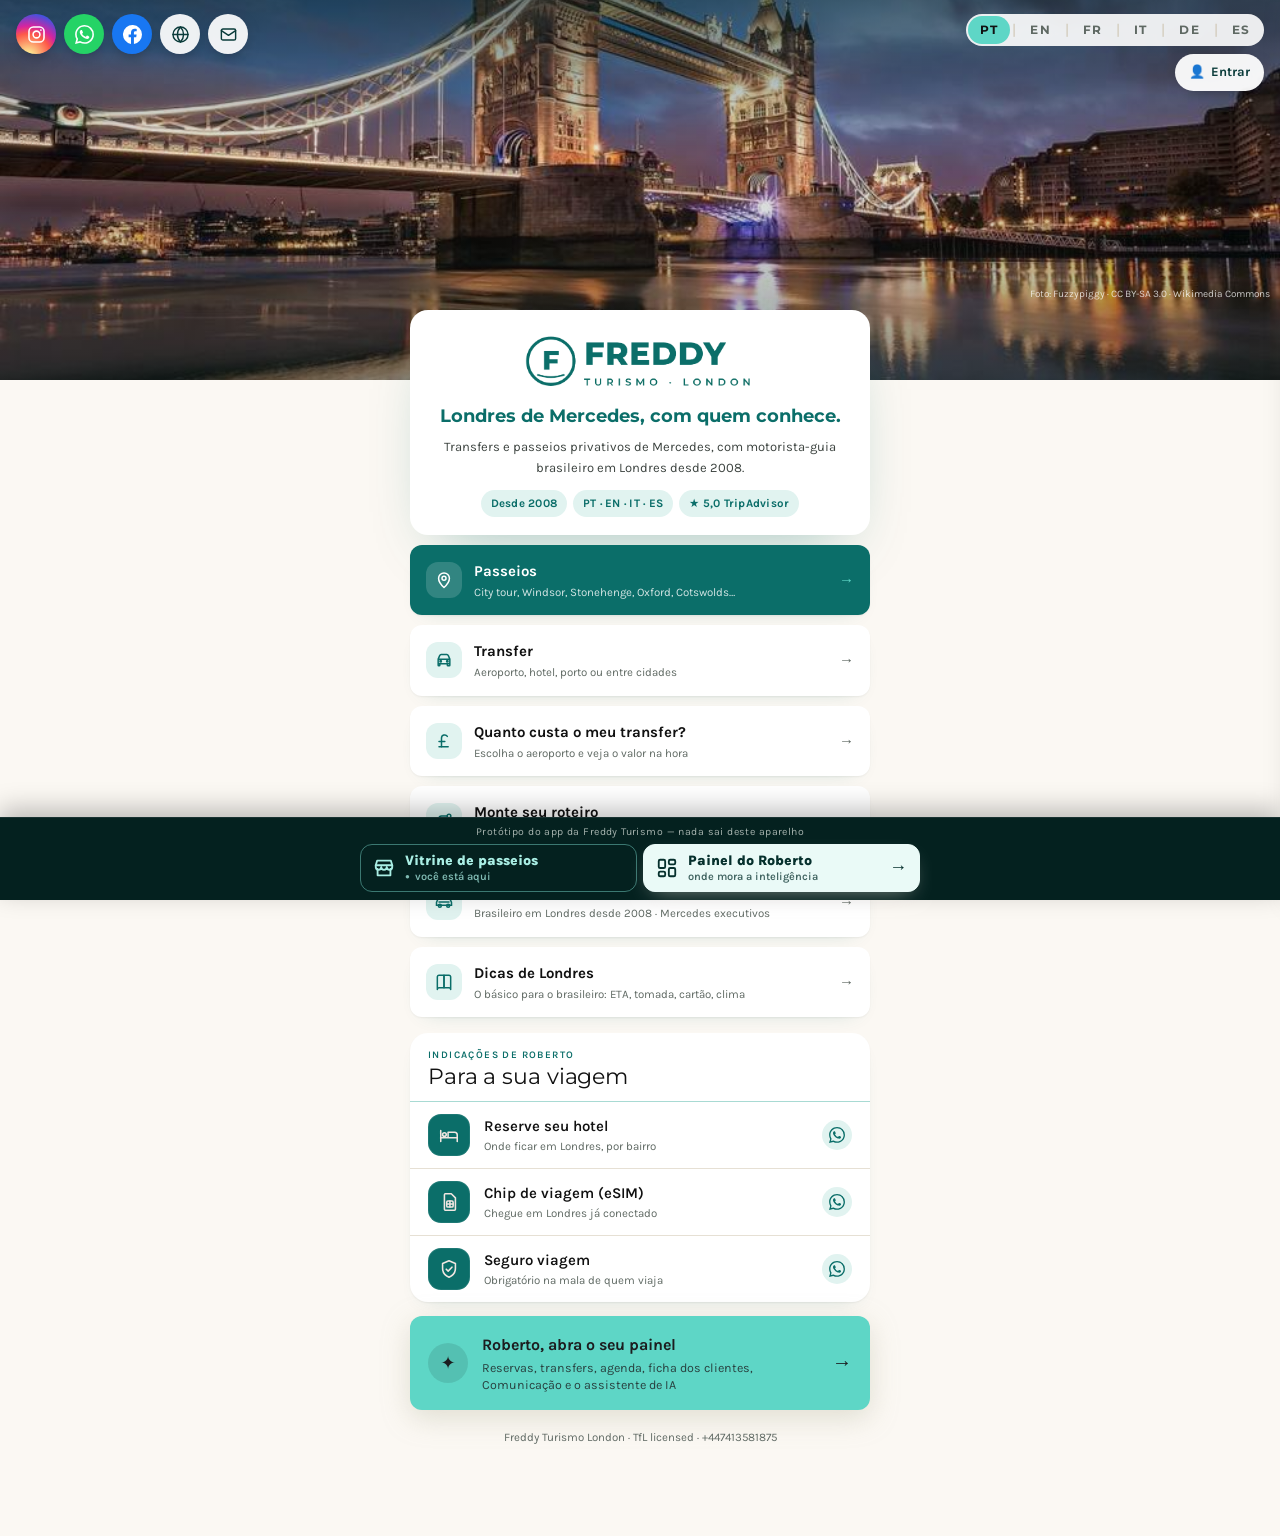
<file: freddy/index.html>
<!doctype html>
<html lang="pt-BR">
<head>
<!-- PROTOTIPO do app da Freddy Turismo London (Roberto Rivelino) — studio Ti Artes, 14/10/2026. Nao indexar ate a entrega. -->
<meta name="robots" content="noindex">
<meta charset="utf-8">
<meta name="viewport" content="width=device-width, initial-scale=1, viewport-fit=cover">
<title>Freddy Turismo London</title>
<meta name="description" content="Transfers e passeios privativos de Mercedes em Londres, com motorista-guia brasileiro. Reserve, pague o sinal e fale com o Roberto pelo app.">
<meta name="theme-color" content="#0B6E69">
<meta property="og:type" content="website">
<meta property="og:title" content="Freddy Turismo London — o app">
<meta property="og:description" content="Transfers e passeios privativos de Mercedes em Londres, com motorista-guia brasileiro desde 2008.">
<meta property="og:image" content="https://www.freddyturismolondon.app/og.jpg?v=5">
<meta property="og:image:secure_url" content="https://www.freddyturismolondon.app/og.jpg?v=5">
<meta property="og:image:type" content="image/jpeg">
<meta property="og:url" content="https://www.freddyturismolondon.app/">
<meta property="og:image:width" content="1200"><meta property="og:image:height" content="630">
<meta name="twitter:card" content="summary_large_image">
<meta name="twitter:image" content="https://www.freddyturismolondon.app/og.jpg?v=5">
<!-- fontes do produto (Google Fonts). Num app de cliente na Europa, trocar por fontes dentro do app. -->
<link rel="preconnect" href="https://fonts.googleapis.com">
<link rel="preconnect" href="https://fonts.gstatic.com" crossorigin>
<link href="https://fonts.googleapis.com/css2?family=Montserrat:wght@500;600;700;800&family=Karla:wght@400;500;600;700&family=Caveat:wght@500;600&display=swap" rel="stylesheet">
<link rel="manifest" href="manifest.webmanifest">
<link rel="apple-touch-icon" href="apple-touch-icon.png">
<meta name="apple-mobile-web-app-capable" content="yes">
<meta name="apple-mobile-web-app-status-bar-style" content="black-translucent">
<script>
/* Antes de qualquer pintura: se ela escolheu um tema, aplica agora.
   Sem isto o app abre claro e pisca para escuro depois do JS carregar. */
(function(){try{var t=localStorage.getItem('vi_tema');
if(t==='dark'||t==='light')document.documentElement.setAttribute('data-theme',t);}catch(e){}})();
</script>
<link rel="stylesheet" href="tokens.css?v=0.1.6">
<link rel="icon" href="icon-192.png" type="image/png">
<link rel="stylesheet" href="carol.css?v=0.1.6">
<link rel="stylesheet" href="freddy.css?v=0.2.0">
<style>
/* ============ base ============ */
*{box-sizing:border-box;margin:0}
html{scroll-behavior:smooth}
body{background:var(--paper);color:var(--ink);font-family:var(--f-ui);font-size:var(--fs-4);line-height:var(--lh-4);-webkit-font-smoothing:antialiased}
button{font:inherit;color:inherit;background:none;border:0;cursor:pointer}
input,select,textarea{font:inherit;color:inherit;width:100%;padding:10px 12px;border:1px solid var(--line);border-radius:var(--r);background:var(--surface)}
input:focus,select:focus,textarea:focus{outline:2px solid var(--accent);outline-offset:1px}
textarea{min-height:84px;resize:vertical}
a{color:inherit;text-decoration:none}
:focus-visible{outline:2px solid var(--accent);outline-offset:2px;border-radius:6px}
h1,h2,h3{font-family:var(--f-display);font-weight:var(--t-display);letter-spacing:var(--track-display)}
.mono{font-family:var(--f-mono);font-variant-numeric:tabular-nums}
.center{text-align:center}.right{text-align:right}.hide{display:none}
small{color:var(--ink-3)}

/* ============ toast / coach ============ */
.toast{position:fixed;left:50%;bottom:22px;transform:translate(-50%,14px);opacity:0;z-index:300;background:var(--ink);color:var(--paper);padding:11px 18px;border-radius:var(--r-pill);font-size:var(--fs-3);box-shadow:var(--sh-2);transition:all var(--d-base) var(--ease);pointer-events:none;max-width:min(480px,92vw);text-align:center}
.toast.on{opacity:1;transform:translate(-50%,0)}
/* O balão do tutorial NÃO pode parecer parte do app: fundo claro nos dois
   temas, faixa amarela, botão escuro, seta para o item e a tela em volta
   escurecida. Escuro e com botão verde, ele se confundia com os cartões. */
.coach{position:fixed;z-index:400;width:300px;max-width:calc(100vw - 20px);background:#FFFDF4;color:#1b1b1b;border-radius:16px;
  border-top:6px solid var(--highlight);box-shadow:0 18px 50px rgba(0,0,0,.45);padding:14px 18px 14px;animation:pop .35s var(--spring)}
@keyframes pop{from{opacity:0;transform:scale(.92)}to{opacity:1}}
.coach::before{content:'';position:absolute;width:16px;height:16px;background:#FFFDF4;transform:rotate(45deg)}
.coach[data-lado=baixo]::before{top:-11px;left:var(--seta,50%);margin-left:-8px;background:var(--highlight)}
.coach[data-lado=cima]::before{bottom:-8px;left:var(--seta,50%);margin-left:-8px}
.coach[data-lado=direita]::before{left:-8px;top:var(--seta,50%);margin-top:-8px}
.coach[data-lado=esquerda]::before{right:-8px;top:var(--seta,50%);margin-top:-8px}
.coach-tag{display:inline-block;font:700 11px var(--f-ui);letter-spacing:.08em;text-transform:uppercase;color:#1b1b1b;background:var(--highlight);padding:3px 10px;border-radius:99px;margin-bottom:9px}
.coach-txt{font-size:15px;line-height:1.5;color:#1b1b1b}
.coach-row{display:flex;align-items:center;gap:10px;margin-top:14px}
.coach-next{margin-left:auto;background:#111;color:#fff;padding:9px 18px;border-radius:var(--r-pill);font-weight:700;font-size:14px;min-height:40px}
.coach-skip{color:#555;font-size:13px;text-decoration:underline;text-underline-offset:3px}
/* o holofote: um recorte em volta do item, o resto da tela escurece */
.coach-spot{position:fixed;z-index:399;border-radius:16px;pointer-events:none;box-shadow:0 0 0 3px var(--highlight),0 0 0 200vmax rgba(6,10,9,.62);transition:all .25s var(--ease)}
.coach-hi{}
.demolinha{display:inline-block;margin:0 0 14px;padding:7px 12px;border-radius:var(--r-pill);background:var(--accent-wash);color:var(--accent);font-size:13px;font-weight:600}

/* ============ hub ============ */
.hub{position:relative;min-height:100vh;display:grid;place-items:center;
  padding:max(24px,env(safe-area-inset-top)) 16px calc(60px + env(safe-area-inset-bottom));overflow:hidden}
.hub-bg{position:absolute;inset:-4%;background-size:cover;background-position:center 40%}
.hub-bg::after{content:"";position:absolute;inset:0;background:linear-gradient(165deg,rgba(4,30,28,.82),rgba(6,44,41,.72))}
.hub-in{position:relative;width:min(420px,100%);display:flex;flex-direction:column;gap:10px}
.vcard{background:var(--surface);border-radius:var(--r-xl);padding:26px 22px 20px;text-align:center;box-shadow:var(--sh-3)}
.logo-mark{width:64px;height:64px;border-radius:50%;margin:0 auto 12px;display:grid;place-items:center;background:var(--brand-verde);color:var(--brand-amarelo);font-family:var(--f-display);font-weight:700;font-size:28px}
.logo-mark.sm{width:34px;height:34px;font-size:16px;margin:0}
.hub-logo{display:block;width:min(190px,52%);height:auto;margin:2px auto 4px}
/* Um logotipo por tema. Padrao: claro. */
.p-escuro{display:none}
:root[data-theme="dark"] .p-claro{display:none}
:root[data-theme="dark"] .p-escuro{display:block}
@media (prefers-color-scheme: dark){
  :root:not([data-theme="light"]):not([data-theme="dark"]) .p-claro{display:none}
  :root:not([data-theme="light"]):not([data-theme="dark"]) .p-escuro{display:block}
}
.vcard h1{font-size:var(--fs-7)}
.role{font-family:var(--f-mono);font-size:var(--fs-1);letter-spacing:var(--track-label);text-transform:uppercase;color:var(--highlight-text);margin-top:6px}
.tagline{font-size:var(--fs-3);color:var(--ink-2);margin-top:10px}
/* PT | EN — a mesma assinatura do logotipo dela. Sem bandeira:
   idioma não é país (o inglês dela atende alemão, holandês, americano). */
.langs{display:flex;gap:2px;align-items:center;flex-wrap:wrap;row-gap:4px}
.langs.center{justify-content:center;margin-top:14px;padding-top:13px;border-top:1px solid var(--line)}
.langs.right{margin-left:auto}
.langs button{padding:5px 12px;border-radius:var(--r-pill);background:transparent;
  font-family:var(--f-display);font-weight:700;font-size:var(--fs-2);letter-spacing:.1em;
  color:var(--ink-3);transition:color var(--d-fast),background var(--d-fast)}
.langs button:hover{color:var(--ink)}
/* o amarelo é a assinatura da marca; texto escuro em cima dá 8,7:1 */
.langs button.on{background:var(--highlight);color:var(--highlight-ink)}
.langsep{color:var(--line-2);font-weight:400;user-select:none}
.langsel{display:none;min-height:40px;padding:0 10px;border-radius:var(--r-pill);border:1px solid var(--line);background:var(--surface);color:var(--ink);font:600 13px var(--f-ui)}
@media (max-width:560px){ .langs.right > button, .langs.right > .langsep{display:none} .langs.right > .langsel{display:block} }
.lk{display:flex;align-items:center;gap:12px;padding:14px 16px;border-radius:var(--r-lg);background:var(--surface);box-shadow:var(--sh-1);text-align:left;transition:transform var(--d-fast) var(--spring),box-shadow var(--d-base)}
.lk:hover{transform:translateY(-2px);box-shadow:var(--sh-2)}
.lk .ic{width:36px;height:36px;border-radius:12px;display:grid;place-items:center;background:var(--surface-2);flex:none;font-size:16px}
.lk .ic svg{width:20px;height:20px;display:block}
.lk .ic.ig{background:radial-gradient(circle at 30% 107%,#fdf497 0%,#fdf497 5%,#fd5949 45%,#d6249f 60%,#285AEB 90%);color:#fff}
.lk .ic.wa{background:#25D366;color:#fff}
.lk b{display:block;font-size:var(--fs-4)}
.lk small{display:block;font-size:var(--fs-2)}
.lk .go{margin-left:auto;color:var(--ink-3)}
.lk.main{background:var(--brand-verde);color:#fff}
.lk.main small{color:rgba(255,255,255,.75)}
.lk.main .ic{background:rgba(255,255,255,.16)}
.lk.main .go{color:var(--brand-amarelo)}
.adm-entry{margin:6px auto 0;padding:8px 15px;border-radius:var(--r-pill);font-size:var(--fs-2);color:rgba(255,255,255,.85);background:rgba(255,255,255,.12);backdrop-filter:blur(8px)}
.adm-entry:hover{background:rgba(255,255,255,.22)}
.adm-demo{display:flex;align-items:center;gap:14px;width:100%;margin-top:4px;padding:16px 18px;border:0;border-radius:var(--r-lg,18px);background:var(--highlight);color:#1c1d1f;text-align:left;cursor:pointer;font:inherit;box-shadow:0 8px 28px rgba(176,176,148,.35);animation:admPulsa 2.4s ease-in-out infinite}
.adm-demo .ic{flex:none;width:40px;height:40px;border-radius:50%;display:grid;place-items:center;background:rgba(0,0,0,.1);font-size:18px}
.adm-demo b{display:block;font-size:16px} .adm-demo small{display:block;font-size:12.5px;opacity:.8;line-height:1.35;margin-top:2px}
.adm-demo .go{margin-left:auto;font-size:20px;font-weight:700}
/* a regra geral small{color:var(--ink-3)} vencia a herança: legenda clara sobre ouro (1,3:1) */
.adm-demo small{color:inherit}
.adm-demo:hover{transform:translateY(-1px)}
@keyframes admPulsa{0%,100%{box-shadow:0 8px 28px rgba(176,176,148,.3)}50%{box-shadow:0 8px 36px rgba(176,176,148,.6)}}
@media (prefers-reduced-motion:reduce){.adm-demo{animation:none}}

/* ============ cliente ============ */
.topbar{position:sticky;top:0;z-index:50;display:flex;align-items:center;gap:12px;padding:max(12px,env(safe-area-inset-top)) 18px 12px;background:color-mix(in srgb,var(--paper) 88%,transparent);backdrop-filter:blur(12px);border-bottom:1px solid var(--line)}
.topbar b{font-family:var(--f-display);font-size:var(--fs-4)}
/* 44px e o minimo que um dedo acerta. Com 34 e sem area segura, a seta
   ficava atras da barra de status do iPhone e nao dava para voltar. */
.backbtn{width:44px;height:44px;border-radius:50%;display:grid;place-items:center;
  background:var(--surface);box-shadow:var(--sh-1);flex:none;font-size:18px}
.backbtn:active{transform:scale(.94)}
.wrap{max-width:1080px;margin:0 auto;padding:20px 18px 80px}
.pageh{font-size:var(--fs-7);margin-bottom:14px}
.pagehead{display:flex;align-items:center;gap:12px;flex-wrap:wrap;margin-bottom:14px}
.pagehead .pageh{margin:0;flex:1}
.chips{display:flex;gap:7px;flex-wrap:wrap;margin-bottom:16px;align-items:center}
.chip{padding:7px 15px;border-radius:var(--r-pill);font-size:var(--fs-3);font-weight:var(--t-strong);background:var(--surface);box-shadow:var(--sh-1);color:var(--ink-2)}
.chip.on{background:var(--ink);color:var(--paper)}
.cards{display:grid;grid-template-columns:repeat(auto-fill,minmax(260px,1fr));gap:14px}
.tourcard{border-radius:var(--r-lg);overflow:hidden;background:var(--surface);box-shadow:var(--sh-1);text-align:left;transition:transform var(--d-base) var(--spring),box-shadow var(--d-base)}
.tourcard:hover{transform:translateY(-4px);box-shadow:var(--sh-2)}
.tourcard .ph{display:block;height:150px;background-size:cover;background-position:center}
.tourcard .bd{display:block;padding:13px 15px 15px}
.tourcard b{display:block;font-family:var(--f-display);font-size:var(--fs-5)}
.tourcard small{display:block;margin-top:3px}
/* Sobra de um desenho antigo: fundo + pilula de 999px num elemento que hoje
   tem DUAS linhas ("a partir de € 195" / "por pessoa"). Virava um lozango
   cinza vazando atras do preco. A regra que vale e a de baixo, tipografica. */
.tourcard .pr{display:inline-block;margin-top:9px}
.empty{color:var(--ink-3);padding:22px 0}
.emptybox{background:var(--surface);border:1px dashed var(--line-2);border-radius:var(--r-lg);padding:34px 22px;text-align:center;display:flex;flex-direction:column;gap:14px;align-items:center;color:var(--ink-2)}

.hero-sm{height:min(34vh,300px);background-size:cover;background-position:center 42%}
.two-col{display:grid;grid-template-columns:1fr 360px;gap:34px;align-items:start}
@media(max-width:900px){.two-col{grid-template-columns:1fr;gap:20px}}
.badge{display:inline-block;background:var(--ok-wash);color:var(--ok);font-size:var(--fs-2);font-weight:var(--t-strong);padding:4px 11px;border-radius:var(--r-pill);margin:14px 0 10px}
.desc{color:var(--ink-2);max-width:56ch;margin-bottom:12px}
.h3{font-size:var(--fs-5);margin:16px 0 5px}

/* reserva */
.book{position:sticky;top:74px;background:var(--surface);border-radius:var(--r-xl);box-shadow:var(--sh-2);padding:18px 20px 20px;margin-top:14px}
.bhead{padding-bottom:10px;border-bottom:1px solid var(--line);margin-bottom:10px}
.bprice{font-family:var(--f-display);font-size:var(--fs-6);font-weight:700}
.bprice small{font-family:var(--f-ui);font-weight:400;font-size:var(--fs-3)}
.bstep{font-family:var(--f-mono);font-size:var(--fs-1);letter-spacing:var(--track-label);text-transform:uppercase;color:var(--ink-3);margin-bottom:12px}
.dgrid{display:grid;grid-template-columns:repeat(auto-fill,minmax(64px,1fr));gap:6px}
.dcell{border-radius:var(--r);background:var(--surface-2);padding:8px 4px;text-align:center;transition:all var(--d-fast)}
.dcell b{display:block;font-size:var(--fs-3)}
.dcell small{font-size:var(--fs-1);text-transform:uppercase}
.dcell.on{background:var(--accent);color:var(--accent-ink)}
.dcell.on small{color:rgba(255,255,255,.75)}
.hint{font-size:var(--fs-3);color:var(--ink-3);margin:12px 0 8px}
.times{display:flex;gap:8px;flex-wrap:wrap}
.slot{border-radius:var(--r);background:var(--surface-2);padding:9px 14px;font-weight:var(--t-strong)}
.slot small{display:block;font-weight:400;font-size:var(--fs-1)}
.slot.on{background:var(--accent);color:var(--accent-ink)}
.slot.on small{color:rgba(255,255,255,.75)}
.slot.off{opacity:.4;cursor:default}
.cta{display:block;width:100%;margin-top:16px;padding:14px;border-radius:var(--r);background:var(--accent);color:var(--accent-ink);font-weight:var(--t-strong);font-size:var(--fs-4);transition:filter var(--d-fast),transform var(--d-fast) var(--spring)}
.cta:hover{filter:brightness(1.12);transform:translateY(-1px)}
.cta:disabled{opacity:.4;cursor:not-allowed;transform:none}
.cta.soft{background:var(--surface-2);color:var(--ink)}
.cta.sm{width:auto;margin:0;padding:9px 16px;font-size:var(--fs-3)}
.linkbtn{display:block;margin:10px auto 0;color:var(--ink-3);font-size:var(--fs-3)}
.linkbtn:hover{color:var(--ink)}
.paxrow{display:flex;align-items:center;justify-content:space-between;padding:10px 0;border-bottom:1px solid var(--line)}
.pm{display:flex;align-items:center;gap:12px}
.pm button{width:32px;height:32px;border-radius:50%;background:var(--surface-2);font-size:17px}
.pm span{min-width:22px;text-align:center;font-weight:var(--t-strong)}
.sums{margin-top:10px;font-size:var(--fs-3);color:var(--ink-2)}
.sums>div{display:flex;justify-content:space-between;padding:7px 0;border-bottom:1px solid var(--line)}
.sums .tot{font-size:var(--fs-4);color:var(--ink);border-bottom:0}
.sums .tot b{font-family:var(--f-display);font-size:var(--fs-5)}
.coupon{margin-top:8px;font-size:var(--fs-3)}
.coupon summary{cursor:pointer;color:var(--ink-3)}
.crow{display:flex;gap:8px;margin-top:8px}
.cbad{color:var(--danger);font-size:var(--fs-2);margin-top:5px}
.fld{display:block;font-size:var(--fs-3);font-weight:var(--t-strong);margin-top:11px}
.fld input,.fld select,.fld textarea{margin-top:5px;font-weight:400}
.fld.chk{display:flex;align-items:center;gap:8px}
.fld.chk input{width:auto;margin:0}
.why{display:block;font-weight:400;margin-top:4px}
.payopts{display:flex;flex-direction:column;gap:8px;margin-top:14px}
.popt{text-align:left;border:1.5px solid var(--line);border-radius:var(--r);padding:11px 13px}
.popt small{display:block;font-weight:400;margin-top:3px;line-height:1.4}
.popt.on{border-color:var(--accent);background:var(--accent-wash)}
.fine{font-size:var(--fs-2);color:var(--ink-3);text-align:center;margin-top:9px}
.fine.demo{color:var(--highlight-text);background:var(--highlight-wash);border-radius:var(--r);padding:6px}
.okc{width:60px;height:60px;margin:6px auto 12px;border-radius:50%;background:var(--ok-wash);color:var(--ok);display:grid;place-items:center;font-size:26px;font-weight:700}
.okh{text-align:center;font-size:var(--fs-6)}
/* ---- como pagar (fim do checkout) ---- */
.paybox{margin-top:var(--s-8);padding:var(--s-9) var(--s-8);border-radius:var(--r-lg);
  background:var(--surface-2);border:1px solid var(--line)}
.paybox h3{font-family:var(--f-display);font-weight:700;font-size:var(--fs-5);color:var(--ink)}
.paynow{display:flex;align-items:baseline;justify-content:space-between;gap:var(--s-6);
  margin-top:var(--s-6);padding-bottom:var(--s-6);border-bottom:1px solid var(--line)}
.paynow small{font-size:var(--fs-2);color:var(--ink-3);
  letter-spacing:var(--track-label);text-transform:uppercase}
.paynow b{font-family:var(--f-display);font-weight:700;font-size:var(--fs-7);color:var(--ink)}
.payline{margin-top:var(--s-7)}
.payline>small{display:block;font-size:var(--fs-2);color:var(--ink-3);
  letter-spacing:var(--track-label);text-transform:uppercase}
.payline input{width:100%;min-width:0;font-family:var(--f-mono,ui-monospace,monospace);font-size:var(--fs-3)}
.payline .who{display:block;margin-top:5px;font-size:var(--fs-2);color:var(--ink-2)}
.paybox .why{margin-top:var(--s-7)}
.embrl{display:block;margin-top:4px;font-size:var(--fs-2);color:var(--ink-3)}
.voucher{margin-top:14px;background:var(--surface-2);border:1px dashed var(--line-2);border-radius:var(--r-lg);padding:14px 16px;font-size:var(--fs-3)}
.voucher small{font-family:var(--f-mono);font-size:var(--fs-1);letter-spacing:var(--track-label);text-transform:uppercase}
.voucher .code{font-family:var(--f-mono);font-size:var(--fs-5);color:var(--accent);letter-spacing:.08em;margin:2px 0 8px}
.voucher .due{margin-top:8px;color:var(--highlight-text);background:var(--highlight-wash);border-radius:var(--r-sm);padding:6px 9px}
.okrow{display:flex;gap:7px;flex-wrap:wrap;margin-top:12px;justify-content:center}
.mini{padding:7px 13px;border-radius:var(--r-pill);background:var(--surface-2);font-size:var(--fs-2);font-weight:var(--t-strong)}
.mini:hover{background:var(--surface-3)}
.mini.danger{color:var(--danger);background:var(--danger-wash)}
.mini.ghost{background:transparent;border:1px solid var(--line)}
.photopick{display:flex;gap:12px;align-items:flex-start;margin-top:6px}
.pprev{width:104px;height:66px;flex:none;border-radius:10px;background-size:cover;background-position:center;
  background-color:var(--surface-2);display:grid;place-items:center;border:1px dashed var(--line-2)}
.pprev i{font-style:normal;font-size:22px;color:var(--ink-3)}
.ppinfo{flex:1;min-width:0}
.ppinfo input[type=file]{font-size:12px;max-width:100%}
/* ---------- opt-in ---------- */
.optin{display:flex;gap:11px;align-items:flex-start;margin-top:14px;padding:12px 13px;
  border-radius:var(--r);background:var(--surface-2);cursor:pointer}
.optin input{width:19px;height:19px;flex:none;margin-top:1px;accent-color:var(--accent);cursor:pointer}
.optin b{display:block;font-size:13px;font-weight:600;line-height:1.35}
.optin small{display:block;font-size:11.5px;color:var(--ink-3);margin-top:3px;line-height:1.45}
.optin:has(input:checked){background:var(--accent-wash)}
/* ---------- login ---------- */
.loginwrap{min-height:100vh;display:grid;place-items:center;
  padding:max(24px,env(safe-area-inset-top)) 24px calc(24px + env(safe-area-inset-bottom));
  background:linear-gradient(160deg,var(--accent) 0%,#03352b 100%)}
.logincard{width:min(400px,100%);background:var(--surface);border-radius:var(--r-lg,18px);
  padding:30px 26px 22px;box-shadow:var(--sh-3);text-align:left}
.loginlogo{display:flex;justify-content:center;margin-bottom:14px}
.logincard h1{font-family:var(--f-display);font-size:22px;font-weight:700;text-align:center;
  letter-spacing:-.02em;margin-bottom:6px}
.logincard .center{text-align:center}
.logincard .fld{margin-top:14px;display:block}
.logincard .cta{margin-top:18px;width:100%}
.logincard .linkbtn{display:block;width:100%;margin-top:12px;background:none;border:0;
  color:var(--accent);font:inherit;font-size:13.5px;cursor:pointer;padding:6px}
.logincard .fine{margin-top:16px;padding-top:14px;border-top:1px solid var(--line);
  font-size:11.5px;color:var(--ink-3)}
@media (max-width:420px){.logincard{padding:24px 18px 18px}}
/* ---------- validação ---------- */
.fld input.invalid,.fld textarea.invalid{border-color:var(--danger);
  box-shadow:0 0 0 3px color-mix(in oklab,var(--danger) 18%,transparent)}
.fld .err{display:block;color:var(--danger);font-size:12px;margin-top:5px;font-weight:500}

/* ---------- impressão do extrato (ela leva ao contador) ---------- */
@media print{
  @page{size:A4;margin:14mm}
  .rail,.mobar,.chips,.coach,.toast,.demobar,.railfoot,.pagehead .mini,.pagehead button{display:none!important}
  body{background:#fff!important}
  .adm{display:block!important}
  .stage{padding:0!important}
  .card{box-shadow:none!important;border:1px solid #ddd!important;break-inside:avoid}
  /* na tela a tabela larga rola dentro do cartao; no papel isso CORTA o
     conteudo, que era parte do "PDF veio zerado". Na impressao tudo aparece. */
  .stage,.two-col,.formgrid,.card,.card:has(> .tbl){overflow:visible!important;max-width:none!important}
  .tbl{font-size:10pt!important;width:100%!important;min-width:0!important}
  .tbl thead{display:table-header-group}
  .tbl tr{break-inside:avoid}
  .pageh{font-size:18pt!important;margin:0 0 4mm!important}
  .pageh::after{content:var(--marca-print, "");font-size:10pt;font-weight:400;color:#666}
}
/* ---------- foco e acessibilidade ---------- */
input:focus-visible,select:focus-visible,textarea:focus-visible,
.fld input:focus,.fld select:focus,.fld textarea:focus{
  outline:none;border-color:var(--accent);
  box-shadow:0 0 0 3px color-mix(in oklab,var(--accent) 22%,transparent)}
button:focus-visible,a:focus-visible,[tabindex]:focus-visible{
  outline:2px solid var(--accent);outline-offset:2px;border-radius:8px}
.tourcard:focus-visible,.lk:focus-visible,.agc:focus-visible{outline-offset:3px}
/* =====================================================
   CAMADA DE MOVIMENTO
   Regras que valem para o app inteiro, sem mexer na estrutura.
   Tudo dentro de no-preference: quem pediu menos movimento no aparelho
   nao recebe nada disto — a regra de reduzir movimento ja existe abaixo.
   ===================================================== */
@media (prefers-reduced-motion:no-preference){
  .tourcard,.lk,.cta,.mini,.chip,.agc{transition-property:transform,box-shadow,background,color,border-color}

  /* 1. Entrada em cascata: os cartoes sobem em sequencia quando a tela troca.
        O atraso e por posicao, entao a leitura acompanha o movimento. */
  .cards>*,.tlist>*,.stage>.card,.stopgrid>*{animation:entra 420ms var(--ease) both}
  .cards>*:nth-child(2),.tlist>*:nth-child(2),.stage>.card:nth-child(2),.stopgrid>*:nth-child(2){animation-delay:55ms}
  .cards>*:nth-child(3),.tlist>*:nth-child(3),.stage>.card:nth-child(3),.stopgrid>*:nth-child(3){animation-delay:110ms}
  .cards>*:nth-child(4),.tlist>*:nth-child(4),.stage>.card:nth-child(4),.stopgrid>*:nth-child(4){animation-delay:165ms}
  .cards>*:nth-child(n+5),.tlist>*:nth-child(n+5),.stage>.card:nth-child(n+5){animation-delay:210ms}

  /* 2. Profundidade real no toque: o cartao inclina na direcao do cursor.
        perspective no pai + translateZ no filho = volume de verdade,
        nao sombra fingindo. */
  .cards,.hub-in{perspective:1100px}
  .tourcard{transform-style:preserve-3d}
  .tourcard:hover{transform:translateY(-6px) rotateX(2.5deg) scale(1.012)}
  .tourcard:active{transform:translateY(-2px) scale(.995);transition-duration:.09s}
  .lk{transition:transform .2s var(--ease),box-shadow .2s var(--ease)}
  .lk:hover{transform:translateX(3px)}
  .lk:active{transform:scale(.985);transition-duration:.09s}

  /* 3. Botao que responde ao dedo. Sem isto o toque no celular parece morto. */
  .cta:active,.mini:active,.chip:active{transform:scale(.96);transition-duration:.08s}

  /* 4. A tela nova entra deslizando, em vez de aparecer seca. */
  #app>.stage,#app>.wrap,#app>.hub{animation:trocaTela 320ms var(--ease) both}
}
@keyframes entra{from{opacity:0;transform:translateY(14px)}to{opacity:1;transform:none}}
@keyframes trocaTela{from{opacity:0;transform:translateY(8px)}to{opacity:1;transform:none}}
/* ---------- vitrine: cards alinhados e com hierarquia ---------- */
.wrap{max-width:1120px;margin:0 auto;padding:0 20px 64px}
.tbrand{display:inline-flex;align-items:center;gap:9px;min-width:0}
.tbrand b{font-family:var(--f-display);font-weight:700;font-size:15px;letter-spacing:-.01em;white-space:nowrap;
  overflow:hidden;text-overflow:ellipsis}
.cards{display:grid;grid-template-columns:repeat(auto-fill,minmax(288px,1fr));gap:18px;align-items:stretch}
.tourcard{display:flex;flex-direction:column;text-align:left;padding:0;border:0;cursor:pointer;
  background:var(--surface);border-radius:var(--r-lg,18px);overflow:hidden;box-shadow:var(--sh-1);
  font:inherit;color:var(--ink);height:100%;
  transition:transform .22s var(--ease,cubic-bezier(.22,1,.36,1)),box-shadow .22s}
.tourcard:hover{transform:translateY(-4px);box-shadow:var(--sh-2)}
.tourcard:focus-visible{outline:2px solid var(--accent);outline-offset:3px}
.tourcard .ph{display:block;position:relative;width:100%;aspect-ratio:16/10;background-size:cover;
  background-position:center;flex:none}
.tourcard .ph::after{content:"";position:absolute;inset:0;
  background:linear-gradient(to top,rgba(6,32,26,.34),transparent 46%)}
.tbadge{position:absolute;left:10px;top:10px;z-index:2;font-family:var(--f-mono);font-size:9px;
  letter-spacing:.12em;text-transform:uppercase;background:rgba(255,255,255,.94);color:var(--accent);
  padding:5px 9px;border-radius:100px;font-weight:600}
.tourcard .bd{display:flex;flex-direction:column;gap:5px;padding:14px 16px 15px;flex:1}
.tourcard .bd b{font-family:var(--f-display);font-weight:700;font-size:16px;line-height:1.25;
  letter-spacing:-.015em;display:-webkit-box;-webkit-line-clamp:2;-webkit-box-orient:vertical;overflow:hidden;
  min-height:2.5em}
.tourcard .meta{font-size:12px;color:var(--ink-3)}
.cardfoot{display:flex;align-items:center;justify-content:space-between;gap:8px;margin-top:auto;padding-top:10px}
.tourcard .pr{font-family:var(--f-display);font-weight:700;font-size:18px;letter-spacing:-.02em;color:var(--accent)}
.tourcard .pr i{font-style:normal;font-family:var(--f-ui);font-weight:400;font-size:11.5px;color:var(--ink-3);
  display:block;margin-top:1px;letter-spacing:0}
.cgo{width:30px;height:30px;flex:none;border-radius:50%;background:var(--accent-wash);color:var(--accent);
  display:grid;place-items:center;font-size:14px;transition:.2s}
.tourcard:hover .cgo{background:var(--accent);color:#fff;transform:translateX(2px)}
.pageh{margin:22px 0 14px}
@media (max-width:640px){
  .wrap{padding:0 14px 72px}
  .cards{grid-template-columns:1fr;gap:14px}
  .tourcard .ph{aspect-ratio:16/9}
  .pageh{font-size:24px;margin:16px 0 12px}
}
/* agenda */
.agrid{display:grid;grid-template-columns:repeat(7,minmax(0,1fr));gap:5px;margin-top:10px;min-width:0}
.agrid.head{margin-bottom:2px;gap:5px}
.agwd{font-family:var(--f-mono);font-size:9px;letter-spacing:.1em;color:var(--ink-3);text-align:center;text-transform:uppercase}
.agc{aspect-ratio:1;border:0;border-radius:10px;background:var(--surface-2);display:flex;flex-direction:column;
  align-items:center;justify-content:center;gap:3px;cursor:pointer;font:inherit;color:var(--ink);transition:.15s}
.agc.empty{background:transparent;cursor:default}
.agc b{font-size:12px;font-weight:600;font-variant-numeric:tabular-nums}
.agc.has{background:var(--accent-wash)}
.agc.today b{color:var(--accent)}
.agc.on{background:var(--accent);color:#fff}
.agc.on b{color:#fff}
.agc:hover:not(.empty){transform:translateY(-1px)}
.agdots{display:flex;gap:2px}
.agdots i{width:4px;height:4px;border-radius:50%;background:var(--accent);opacity:.6}
.agc.on .agdots i{background:#fff;opacity:.9}
.agdots i.full{background:var(--brand-amarelo);opacity:1}
.agdots i.low{background:var(--danger);opacity:1}
.paxlist{display:flex;gap:4px;flex-wrap:wrap;margin-top:6px}
/* relatórios */
.kpis{display:grid;grid-template-columns:repeat(auto-fit,minmax(140px,1fr));gap:10px;margin-bottom:14px}
.kpi{background:var(--surface);border-radius:var(--r);padding:14px 15px;box-shadow:var(--sh-1)}
.kpi small{font-family:var(--f-mono);font-size:9px;letter-spacing:.12em;text-transform:uppercase;color:var(--ink-3);display:block}
.kpi b{font-family:var(--f-display);font-size:24px;font-weight:700;letter-spacing:-.02em;display:block;margin-top:6px;font-variant-numeric:tabular-nums}
.kpi.warn b{color:var(--warn)}
.chartbox{height:210px;margin-top:10px}
.chartbox canvas{width:100%;height:100%;display:block}
.occ{display:inline-block;width:52px;height:6px;border-radius:20px;background:var(--surface-3);overflow:hidden;vertical-align:middle;margin-right:6px}
.occ i{display:block;height:100%;background:var(--accent);border-radius:20px}
.orow{display:flex;align-items:center;gap:10px;padding:7px 0}
.onm{font-size:12.5px;width:88px;flex:none;color:var(--ink-2)}
.obar{flex:1;height:7px;border-radius:20px;background:var(--surface-3);overflow:hidden}
.obar i{display:block;height:100%;background:var(--accent);border-radius:20px}
/* demonstração */
.demobar{display:flex;align-items:center;gap:12px;flex-wrap:wrap;padding:12px 15px;border-radius:var(--r);
  background:var(--highlight-wash);margin-bottom:14px}
.demobar b{font-size:13px}
.demobar p{font-size:12px;color:var(--ink-2);margin:2px 0 0;flex:1;min-width:200px}
.vi-logo{display:inline-flex;align-items:center;gap:10px}
.vi-mark{display:block;flex:none;line-height:0}
.vi-word b{font-family:var(--f-display);font-weight:800;font-size:13px;line-height:1.02;letter-spacing:.02em;display:block;color:var(--ink)}
.vi-word small{font-family:var(--f-mono);font-size:8px;letter-spacing:.16em;color:var(--ink-3);display:block;margin-top:3px}
.vcard .vi-logo{flex-direction:column;gap:12px}
.vcard .vi-word b{font-size:19px;letter-spacing:.03em;text-align:center}
.vcard .vi-word small{text-align:center;font-size:9px;margin-top:5px}
.hub .vi-word b{color:#fff}
.hub .vi-word small{color:rgba(255,255,255,.72)}
.qrbox{display:flex;gap:16px;align-items:center;margin-top:12px;flex-wrap:wrap}
.qrbox img{border:1px solid var(--line);border-radius:var(--r);background:#fff;padding:6px}
.qrbox b{font-family:var(--f-display)}
.qrbox .mini{display:inline-block;margin-top:8px}

/* ============ ADM ============ */
.adm{display:grid;grid-template-columns:220px 1fr;min-height:100vh}
.rail{position:sticky;top:0;height:100vh;display:flex;flex-direction:column;gap:4px;overflow-y:auto;overscroll-behavior:contain;
  padding:max(18px,env(safe-area-inset-top)) 12px 18px;background:var(--surface);border-right:1px solid var(--line)}
.rail::-webkit-scrollbar{width:6px}.rail::-webkit-scrollbar-thumb{background:var(--line-2);border-radius:3px}
.brand{display:flex;gap:10px;align-items:center;padding:4px 8px 16px}
.brand b{font-family:var(--f-display);font-size:var(--fs-3);display:block;line-height:1.2}
.brand small{font-family:var(--f-mono);font-size:var(--fs-1);letter-spacing:var(--track-label)}
.rail nav{display:flex;flex-direction:column;gap:2px}
.nb{padding:10px 12px;border-radius:var(--r);text-align:left;font-size:var(--fs-3);font-weight:var(--t-strong);color:var(--ink-2);white-space:nowrap}
.nb:hover{background:var(--surface-2);color:var(--ink)}
.nb.on{background:var(--accent-wash);color:var(--accent)}
.railfoot{margin-top:auto;display:flex;flex-direction:column;gap:2px}
.nb.ghost{color:var(--ink-3);font-weight:400}
@media(max-width:820px){
.adm{grid-template-columns:1fr}
.rail{position:fixed;top:auto;bottom:0;left:0;right:0;height:auto;flex-direction:row;align-items:center;overflow-x:auto;padding:8px 8px calc(8px + env(safe-area-inset-bottom));border-right:0;border-top:1px solid var(--line);z-index:60}
.rail .brand,.railfoot{display:none}
.rail nav{display:flex;flex-direction:row;gap:4px}
.stage{padding-bottom:96px}
}
.stage{padding:26px 28px 60px;max-width:1040px}
.card{background:var(--surface);border-radius:var(--r-lg);box-shadow:var(--sh-1);padding:18px 20px;margin-bottom:14px}
.card h3{font-size:var(--fs-5);margin-bottom:10px}
.alert{display:flex;align-items:center;gap:10px;border-radius:var(--r);padding:11px 15px;font-size:var(--fs-3);font-weight:var(--t-strong);margin-bottom:12px}
.alert.bad{background:var(--danger-wash);color:var(--danger)}
.alert.warn{background:var(--warn-wash);color:var(--warn)}
.alert .mini{margin-left:auto}
.deprow{display:flex;align-items:center;gap:12px;padding:10px 0;border-top:1px solid var(--line);font-size:var(--fs-3)}
.deprow:first-of-type{border-top:0}
.deprow .pill{margin-left:auto}
/* Campos em ingles escondidos: o guia escreve so em portugues e o
   ingles e traduzido ao salvar. Continuam no DOM porque o salvamento le
   deles — e ela pode abrir para corrigir. */
.formgrid:not(.mostra-en) .campo-en{display:none}
.enswitch{margin-bottom:var(--s-7)}

/* ---- caixa de datas do editor ---- */
.dtbloco{margin-top:var(--s-9);padding-top:var(--s-8);border-top:1px solid var(--line)}
.dtbloco:first-of-type{border-top:0;padding-top:0}
.dtbloco.destaque{padding:var(--s-8);border:1px solid var(--line-2);border-radius:var(--r-lg);
  background:var(--surface-2)}
.dtbloco.destaque .cta.sm{margin-top:var(--s-7)}
.dtbloco>summary{cursor:pointer;list-style:none;display:grid;
  grid-template-columns:14px 1fr;column-gap:7px;row-gap:3px;align-items:baseline}
.dtbloco>summary::-webkit-details-marker{display:none}
.dtbloco>summary::before{content:"▸";color:var(--ink-3);grid-column:1;grid-row:1}
.dtbloco[open]>summary::before{content:"▾"}
.dtbloco>summary>b{grid-column:2;grid-row:1}
.dtbloco>summary>small{grid-column:2;grid-row:2}
.fld.nolabel{font-size:var(--fs-2);color:var(--ink-3);letter-spacing:var(--track-label);
  text-transform:uppercase;margin-top:var(--s-7)}
/* ---- escolha de aparencia ----
   Cada opcao mostra uma previa real das cores, para ela ver o resultado
   antes de aplicar em vez de escolher por adivinhacao. */
.pixqr{display:flex;justify-content:center;margin-top:var(--s-7)}
.pixqr svg{border-radius:var(--r-sm);max-width:100%;height:auto}
.pixbox{margin-top:var(--s-8);padding:var(--s-8);border-radius:var(--r-lg);
  background:var(--accent-wash);border:1px solid var(--accent-line)}
.pixtit{font-family:var(--f-display);font-size:var(--fs-4);color:var(--accent)}
.pixvalor{margin-top:3px;font-family:var(--f-display);font-weight:700;font-size:var(--fs-5);color:var(--ink)}
.pixcod{width:100%;margin-top:var(--s-7);font-family:var(--f-mono,ui-monospace,monospace);
  font-size:11px;line-height:1.45;word-break:break-all;resize:none;background:var(--surface)}
.pixbox .cta.sm{margin-top:var(--s-6);width:100%}
.lgerro{background:var(--danger-wash);color:var(--danger);border-radius:var(--r-md);
  padding:10px 13px;font-size:var(--fs-3);line-height:1.5;margin-bottom:var(--s-7)}
.lookgrid{display:grid;grid-template-columns:repeat(auto-fit,minmax(150px,1fr));gap:var(--s-8)}
.lookcard{display:flex;flex-direction:column;align-items:flex-start;gap:var(--s-5);
  padding:var(--s-8);border:2px solid var(--line);border-radius:var(--r-lg);
  background:var(--surface);cursor:pointer;font:inherit;color:var(--ink);text-align:left;
  transition:border-color .18s var(--ease),transform .18s var(--ease)}
.lookcard:hover{transform:translateY(-2px)}
.lookcard.on{border-color:var(--accent)}
.lookcard b{font-family:var(--f-display);font-size:var(--fs-4)}
.lookcard small{color:var(--ink-3);font-size:var(--fs-2)}
.lookprev{display:flex;gap:4px;width:100%;height:44px;padding:7px;border-radius:var(--r-md);
  align-items:flex-end;border:1px solid var(--line)}
.lookprev i{display:block;flex:1;border-radius:3px}
.lookprev.light{background:#E8E3DE}
.lookprev.light i:nth-child(1){height:100%;background:#293629}
.lookprev.light i:nth-child(2){height:64%;background:#B0B094}
.lookprev.light i:nth-child(3){height:40%;background:#E0D6C7}
.lookprev.dark{background:#1C241C}
.lookprev.dark i:nth-child(1){height:100%;background:#E0D6C7}
.lookprev.dark i:nth-child(2){height:64%;background:#B0B094}
.lookprev.dark i:nth-child(3){height:40%;background:#394839}
/* automatico: metade clara, metade escura */
.lookprev.auto{background:linear-gradient(105deg,#E8E3DE 0 50%,#1C241C 50% 100%)}
.lookprev.auto i:nth-child(1){height:100%;background:#293629}
.lookprev.auto i:nth-child(2){height:64%;background:#B0B094}
.lookprev.auto i:nth-child(3){height:40%;background:#394839}
.totalgeral{display:flex;justify-content:space-between;align-items:baseline;gap:var(--s-6)}
.totalgeral b{font-family:var(--f-display);font-size:var(--fs-6)}
.card>.seclabel{display:block;margin-bottom:var(--s-7)}
/* A seta precisa ficar AO LADO do titulo. Com flex-direction:column ela
   virava um item de flex e caia numa linha propria, solta acima do texto.
   Grade de duas colunas: seta na 1, titulo e explicacao na 2. */
.novares>summary{cursor:pointer;list-style:none;display:grid;
  grid-template-columns:14px 1fr;column-gap:7px;row-gap:3px;align-items:baseline}
.novares>summary::-webkit-details-marker{display:none}
.novares>summary::before{content:"▸";color:var(--ink-3);grid-column:1;grid-row:1}
.novares[open]>summary::before{content:"▾"}
.novares>summary>b{grid-column:2;grid-row:1}
.novares>summary>small{grid-column:2;grid-row:2}
.novares[open]>summary{margin-bottom:var(--s-8);padding-bottom:var(--s-7);border-bottom:1px solid var(--line)}
.quebra{display:flex;justify-content:space-between;gap:var(--s-6);
  font-size:var(--fs-2);color:var(--ink-2);padding:2px 0}
.pill{font-size:var(--fs-2);font-weight:var(--t-strong);padding:3px 10px;border-radius:var(--r-pill);white-space:nowrap}
/* Variante de duas linhas: o estado em cima, a conta embaixo. Classe propria
   em vez de :has() — e o elemento que o guia mais olha, nao quero depender
   de suporte de seletor no celular dela. */
.pill.conta{display:inline-flex;flex-direction:column;gap:2px;align-items:flex-start;
  padding:5px 11px;border-radius:var(--r-md);line-height:1.3;text-align:left;white-space:normal;min-width:0}
.pill.conta b{font-weight:var(--t-strong)}
.pill.conta small{font-size:var(--fs-1);font-weight:400;opacity:.85}
.pill.ok{background:var(--ok-wash);color:var(--ok)}
.pill.warn{background:var(--warn-wash);color:var(--warn)}
.pill.bad{background:var(--danger-wash);color:var(--danger)}
.pill.n{background:var(--neutral-wash);color:var(--neutral)}
.tlist{display:flex;flex-direction:column;gap:8px}
/* Antes era flex com wrap: como a etiqueta de situacao passou a ter duas
   linhas, cada reserva ficava com uma altura e os botoes pulavam de lugar.
   Em grade, as quatro colunas se alinham entre todas as linhas da lista. */
.trow{display:grid;grid-template-columns:minmax(0,1fr) auto minmax(0,auto) auto;
  align-items:center;gap:10px 16px;background:var(--surface);border-radius:var(--r-lg);
  box-shadow:var(--sh-1);padding:13px 16px}
.trow>.mono{font-family:var(--f-display);font-weight:700;font-size:var(--fs-5);
  text-align:right;white-space:nowrap}
@media(max-width:860px){
  /* no celular a linha vira bloco: dados, depois valor e situacao lado a
     lado, e os botoes ocupando a largura toda embaixo */
  .trow{grid-template-columns:1fr auto}
  .trow>.tinfo{grid-column:1/-1}
  .trow>.pill{grid-column:2;justify-self:end}
  .trow>.tacts{grid-column:1/-1;justify-content:flex-start;flex-wrap:wrap}
}
.trow .ph.sm{width:52px;height:40px;border-radius:var(--r-sm);background-size:cover;background-position:center;flex:none}
/* min-width:150px vinha do layout antigo em flex. Dentro da grade ele impede
   a coluna de encolher, e o texto longo do passeio invadia a coluna do valor.
   min-width:0 e o que deixa o texto quebrar dentro da propria coluna. */
.tinfo{min-width:0}
.tinfo small{overflow-wrap:anywhere}
.tinfo b{display:block;font-size:var(--fs-4)}
.tinfo small{display:block;margin-top:2px}
.tacts{display:flex;gap:6px;align-items:center}
.formgrid{display:grid;grid-template-columns:1fr 1fr;gap:14px;align-items:start}
@media(max-width:900px){.formgrid{grid-template-columns:1fr}}
.formgrid .span2{grid-column:1/-1}
.frow{display:flex;gap:10px;align-items:end;flex-wrap:wrap}
.frow .fld{flex:1;min-width:110px}
.btnrow{display:flex;gap:8px;margin-top:16px;align-items:center}
.wdrow{display:flex;gap:5px;margin:8px 0}
.wd{width:40px;height:34px;border-radius:var(--r-sm);background:var(--surface-2);font-size:var(--fs-2);font-weight:var(--t-strong)}
.wd.on{background:var(--accent);color:var(--accent-ink)}
.ruleform{margin-top:8px;padding-top:10px;border-top:1px solid var(--line);font-size:var(--fs-3)}
.rulesep{border-top:1px solid var(--line);margin:14px 0 10px}
/* ---------- dedo não é seta ----------
   No celular os alvos estavam entre 18 e 38 pixels. A ponta do dedo cobre
   cerca de 44 — abaixo disso ela toca e o app não responde, ou responde no
   botão errado. 44px é a regra da Apple e do Google, e vale para TODOS,
   não só para quem tem dedo grande.

   `pointer: coarse` pega quem usa o dedo (celular, tablet) sem inchar a
   tela de quem usa mouse. */
@media (pointer: coarse){
  .langs button, .novax, .icobtn{
    min-height:44px; min-width:44px;
    display:inline-flex; align-items:center; justify-content:center }
  .chip, .cta, .cta.sm, .mini, .coach-next, .coach-skip, .adm-entry, .wd{
    min-height:44px; display:inline-flex; align-items:center; justify-content:center }
  /* links que agem como botão precisam virar caixa para a altura valer */
  .linkmap, a.mini, a.cta-ish{
    min-height:44px; display:inline-flex; align-items:center }
  /* o campo também: teclado de celular precisa de alvo grande */
  input, select, textarea, button{ font-size:16px }   /* <16px o iOS dá zoom sozinho */
  .fld input, .fld select{ min-height:44px }
  /* espaço entre alvos vizinhos, senão 44px encostado em 44px ainda erra */
  .chips, .langs, .btnrow, .tacts, .okrow{ gap:10px }
  /* seis idiomas × 44px não cabem num celular com separador e folga:
     sem o "|" e com folga menor, cabem numa linha só (21/09/2026) */
  .langs{ gap:4px } .langsep{ display:none }
}
/* barra de versao nova — fixa embaixo, acima de tudo, some por padrao */
.novabar{position:fixed;left:12px;right:12px;bottom:12px;z-index:9999;display:none;
  align-items:center;gap:12px;padding:12px 14px;border-radius:12px;
  background:var(--card);border:1px solid var(--line);
  box-shadow:0 10px 30px rgba(0,0,0,.28)}
.novabar.on{display:flex}
.novatxt{flex:1;min-width:0}
.novatxt b{display:block;font-size:var(--fs-3)}
.novatxt small{display:block;opacity:.7;font-size:var(--fs-4, 12px)}
.novabar .cta{flex:0 0 auto}
.novax{flex:0 0 auto;background:none;border:0;color:inherit;opacity:.5;
  font-size:20px;line-height:1;cursor:pointer;padding:4px 6px}
@media (min-width:640px){ .novabar{left:auto;right:20px;max-width:420px} }
.cardbox{margin:0 0 14px}
.cardbox .cta{width:100%}
.cardbox .why{margin-top:6px;text-align:center}
/* O e-mail que o cliente recebe, montado na tela dela. O miolo cinza e o que
   NAO se edita; o que tem caixa de texto e a voz dela. A diferenca visual e
   o que faz ela entender de relance o que pode mexer. */
.emcard{margin-top:16px;padding:14px;border:1px solid var(--line);border-radius:10px}
.emtit{display:block;font-size:var(--fs-3);font-weight:var(--t-strong)}
.emfixo{margin:10px 0;padding-left:11px;border-left:2px solid var(--line);
        color:var(--ink-3);font-size:var(--fs-3);font-style:italic}
.emtrava{margin:10px 0;padding:9px 11px;border-radius:7px;font-size:var(--fs-3);
         background:color-mix(in srgb,var(--accent) 12%,transparent);
         border-left:3px solid var(--accent)}
/* tabela larga rola dentro do cartão — a página nunca anda de lado.
   min-width:0 é o que impede o cartão de crescer junto com a tabela. */
.stage,.two-col,.formgrid,.card{min-width:0}
.card:has(> .tbl){overflow-x:auto;-webkit-overflow-scrolling:touch}
.two-col>*,.formgrid>*{min-width:0}
.tbl{width:100%;min-width:560px;border-collapse:collapse;font-size:var(--fs-3)}
@media (max-width:640px){
  .tbl{font-size:12px}
  .tbl th,.tbl td{padding-left:8px;padding-right:8px}
}
.tbl th{text-align:left;font-family:var(--f-mono);font-size:var(--fs-1);letter-spacing:.1em;text-transform:uppercase;color:var(--ink-3);font-weight:400;padding:0 10px 8px;border-bottom:1px solid var(--line)}
.tbl td{padding:9px 10px;border-bottom:1px solid var(--line)}
.tbl tfoot td{border-bottom:0;padding-top:12px}
@media(max-width:700px){.tbl{display:block;overflow-x:auto}}

@media (prefers-reduced-motion:reduce){*,*::before,*::after{animation-duration:.001ms!important;animation-iteration-count:1!important;transition-duration:.001ms!important;scroll-behavior:auto!important}}

/* =========================================================
   ABERTURA (splash)
   O colombage se desenha traço a traço enquanto gira em 3D.
   Ordem: as duas diagonais → as vigas → a travessa → a palavra.
   Dura 2,1s no total e sai sozinha. Quem já viu na sessão não vê de novo.
   ========================================================= */
.splash{position:fixed;inset:0;z-index:999;display:grid;place-items:center;
  background:var(--brand-verde);
  /* leve profundidade: um halo quente atrás da marca */
  background-image:radial-gradient(120% 80% at 50% 38%, #34453a 0%, #293629 46%, #1c241c 100%);
  perspective:1200px;perspective-origin:50% 42%;
  animation:spOut 760ms var(--ease) 3950ms forwards}
.splash.gone{display:none}

.sp-stage{text-align:center;transform-style:preserve-3d;
  animation:spTilt 3600ms var(--ease) both}

/* --- símbolo: gira em 3D e se desenha --- */
.sp-mark{position:relative;transform-style:preserve-3d;animation:spMark 2300ms var(--ease) both}
/* halo atras da marca — profundidade sem custo */
.sp-mark::before{content:"";position:absolute;left:50%;top:52%;width:280px;height:280px;
  margin:-140px 0 0 -140px;border-radius:50%;pointer-events:none;
  background:radial-gradient(circle,rgba(176,176,148,.26) 0%,rgba(176,176,148,.08) 42%,transparent 70%);
  animation:spGlow 2600ms var(--ease) both;z-index:-1}
/* faixa de brilho cruzando o simbolo */
.sp-mark::after{content:"";position:absolute;inset:-6% -30%;pointer-events:none;
  background:linear-gradient(100deg,transparent 38%,rgba(255,255,255,.5) 50%,transparent 62%);
  mix-blend-mode:overlay;animation:spSheen 2600ms var(--ease) both}
.sp-mark svg{filter:drop-shadow(0 18px 40px rgba(0,0,0,.45))}
.s-p{stroke-dasharray:var(--len,600);stroke-dashoffset:var(--len,600);
  animation:spDraw 950ms var(--ease) both}
.s-x1{--len:340;animation-delay:340ms}
.s-x2{--len:340;animation-delay:620ms}
.s-v1{--len:500;animation-delay:1040ms}
.s-v2{--len:500;animation-delay:1240ms}
.s-h {--len:260;animation-delay:1640ms}

/* --- palavra e assinatura --- */
.sp-logo{display:block;width:min(232px,58vw);height:auto;margin:26px auto 0;
  animation:spUp 950ms var(--ease) both;animation-delay:2150ms}
.sp-word,.sp-role,.sp-region,.sp-lang{color:#fff;animation:spUp 950ms var(--ease) both}
.sp-word{margin-top:26px;font-family:var(--f-display);font-weight:800;
  font-size:clamp(26px,7.4vw,40px);line-height:1.03;letter-spacing:-.01em;animation-delay:2150ms}
.sp-role{margin-top:14px;font-family:var(--f-display);font-weight:700;
  font-size:clamp(10px,2.7vw,12px);letter-spacing:.2em;color:rgba(255,255,255,.94);animation-delay:2520ms}
.sp-region{margin-top:5px;font-family:var(--f-ui);font-size:clamp(9.5px,2.5vw,11px);
  letter-spacing:.19em;color:rgba(255,255,255,.7);animation-delay:2780ms}
.sp-region i,.sp-lang i{font-style:normal;color:var(--brand-amarelo);margin:0 5px}
.sp-lang{margin-top:20px;font-family:var(--f-display);font-weight:700;
  font-size:11px;letter-spacing:.22em;color:rgba(255,255,255,.6);animation-delay:3120ms}

@keyframes spDraw{from{stroke-dashoffset:var(--len,600)}to{stroke-dashoffset:0}}
/* a marca chega de perfil e assenta de frente */
@keyframes spMark{
  0%  {transform:perspective(1200px) rotateY(-96deg) rotateX(16deg) translateZ(-260px) scale(.72);opacity:0}
  30% {opacity:1}
  /* passa um pouco do ponto e volta — e o que faz parecer peso, nao slide */
  72% {transform:perspective(1200px) rotateY(7deg) rotateX(-2deg) translateZ(40px) scale(1.04)}
  100%{transform:perspective(1200px) rotateY(0) rotateX(0) translateZ(0) scale(1);opacity:1}}
/* o conjunto todo respira um grau para trás — dá o volume sem enjoar */
@keyframes spTilt{
  0%  {transform:rotateX(14deg) rotateZ(-1.2deg) translateY(26px)}
  55% {transform:rotateX(3deg) rotateZ(.3deg) translateY(4px)}
  100%{transform:rotateX(0) rotateZ(0) translateY(0)}}

/* o fundo respira junto: a luz atras da marca abre quando ela assenta */
@keyframes spGlow{
  0%  {opacity:.15;transform:scale(.7)}
  60% {opacity:1;transform:scale(1.05)}
  100%{opacity:.75;transform:scale(1)}}
/* brilho que atravessa o simbolo quando a travessa fecha */
@keyframes spSheen{
  0%,55%{opacity:0;transform:translateX(-140%) skewX(-18deg)}
  70%   {opacity:.55}
  100%  {opacity:0;transform:translateX(140%) skewX(-18deg)}}
@keyframes spUp{from{opacity:0;transform:translateY(22px)}to{opacity:1;transform:none}}
@keyframes spOut{to{opacity:0;visibility:hidden}}

/* "Reduzir movimento" pede para evitar giro, zoom e parallax — o que causa
   enjoo. NAO pede para abolir animacao.
   Ha uma regra global no topo deste arquivo que zera TODA animacao do app
   com !important quando essa preferencia esta ligada. Para a abertura isso
   significava nao ver absolutamente nada: a marca aparecia pronta e sumia.
   Aqui devolvemos o que e INFORMACAO — o traco se desenhando e os textos
   entrando — e deixamos de fora so o que gira, escala e brilha.
   Precisa de !important para vencer a regra global; e de propriedade
   completa porque a global mexe em animation-duration. */
@media (prefers-reduced-motion:reduce){
  .splash{animation:spOut 700ms var(--ease) 3950ms forwards!important}
  .sp-stage{animation:spFadeIn 700ms var(--ease) both!important}
  .sp-mark{animation:spFadeIn 900ms var(--ease) both!important}
  .sp-mark::before{animation:spGlow 2600ms var(--ease) both!important}
  .sp-mark::after{animation:none!important;opacity:0!important}

  .s-p{animation:spDraw 950ms var(--ease) both!important}
  .s-x1{animation-delay:340ms!important}
  .s-x2{animation-delay:620ms!important}
  .s-v1{animation-delay:1040ms!important}
  .s-v2{animation-delay:1240ms!important}
  .s-h {animation-delay:1640ms!important}

  .sp-logo{animation:spUp 950ms var(--ease) both!important;animation-delay:2150ms!important}
  .sp-word,.sp-role,.sp-region,.sp-lang{animation:spUp 950ms var(--ease) both!important}
  .sp-word  {animation-delay:2150ms!important}
  .sp-role  {animation-delay:2520ms!important}
  .sp-region{animation-delay:2780ms!important}
  .sp-lang  {animation-delay:3120ms!important}
}
@keyframes spFadeIn{from{opacity:0}to{opacity:1}}

/* =========================================================
   QUEM SOU EU
   Escala real deste projeto: s-4=10 s-7=16 s-8=20 s-9=24 s-10=32 s-11=40 s-14=64
   ========================================================= */
.about{max-width:620px;margin:0 auto;padding:0 var(--s-8) var(--s-14)}
.ab-hero{position:relative;margin:0 calc(var(--s-8) * -1) var(--s-9);
  border-radius:0 0 var(--r-xl) var(--r-xl);overflow:hidden}
.ab-photo{width:100%;aspect-ratio:4/5;max-height:60vh;object-fit:cover;object-position:center 20%;
  display:block;background:var(--surface-2)}
.ab-photo.none{display:grid;place-items:center;aspect-ratio:4/3;color:var(--ink-3);
  font-size:var(--fs-3);text-align:center;padding:var(--s-10) var(--s-8);line-height:1.6}
/* o véu precisa segurar QUALQUER foto que ela suba, não só esta.
   Por isso escurece mais cedo e o selo ganha anel próprio. */
.ab-cap{position:absolute;left:0;right:0;bottom:0;padding:var(--s-14) var(--s-9) var(--s-9);
  background:linear-gradient(to top,rgba(4,26,21,.96) 0%,rgba(4,26,21,.88) 34%,
    rgba(4,26,21,.62) 62%,transparent 100%);color:#fff}
.ab-cap h1{font-family:var(--f-display);font-weight:800;font-size:var(--fs-7);
  line-height:1.08;letter-spacing:var(--track-display);color:#fff}
.ab-badge{display:inline-block;margin-bottom:var(--s-5);padding:6px 12px;
  border-radius:var(--r-pill);background:var(--brand-amarelo);color:#111;
  font-family:var(--f-display);font-weight:700;font-size:var(--fs-1);letter-spacing:.1em;text-transform:uppercase;
  box-shadow:0 0 0 2px rgba(4,26,21,.85), 0 6px 18px rgba(0,0,0,.45)}
.ab-meta{margin-top:var(--s-4);font-size:var(--fs-3);color:rgba(255,255,255,.82);line-height:1.55}

.ab-body p{font-size:var(--fs-4);line-height:1.7;color:var(--ink-2);margin-bottom:var(--s-7)}
.ab-body p:first-child{font-size:var(--fs-5);line-height:1.55;color:var(--ink)}
.ab-body p:last-child{margin-bottom:0}

.ab-facts{display:grid;grid-template-columns:repeat(3,minmax(0,1fr));gap:var(--s-5);
  margin-top:var(--s-10);padding:var(--s-8);border-radius:var(--r-lg);background:var(--surface-2)}
.ab-facts div{min-width:0}
.ab-facts small{display:block;font-size:var(--fs-1);color:var(--ink-3);
  letter-spacing:var(--track-label);text-transform:uppercase;margin-bottom:5px}
.ab-facts b{display:block;font-family:var(--f-display);font-weight:600;font-size:var(--fs-3);
  color:var(--ink);line-height:1.35}
@media (max-width:420px){ .ab-facts{grid-template-columns:1fr 1fr} .ab-facts div:last-child{grid-column:1/-1} }

.ab-cta{margin-top:var(--s-10);padding:var(--s-9) var(--s-8);border-radius:var(--r-lg);
  background:var(--accent-wash);border:1px solid var(--accent-line);text-align:center}
.ab-cta h3{font-family:var(--f-display);font-weight:700;font-size:var(--fs-6);margin-bottom:var(--s-4)}
.ab-cta p{font-size:var(--fs-4);color:var(--ink-2);margin-bottom:var(--s-8);line-height:1.55}
.ab-btns{display:flex;flex-wrap:wrap;gap:var(--s-5);justify-content:center}
.ab-btns .cta{width:100%}

/* =========================================================
   PÁGINA DO PASSEIO — o que convence antes do preço
   ========================================================= */

/* fatos rápidos: as 4 perguntas que todo mundo faz */
.facts{display:grid;grid-template-columns:repeat(auto-fit,minmax(84px,1fr));gap:var(--s-5);
  margin:var(--s-8) 0 var(--s-9);padding:var(--s-7) var(--s-8);
  border-radius:var(--r-lg);background:var(--surface-2)}
.facts div{min-width:0}
.facts small{display:block;font-size:var(--fs-1);color:var(--ink-3);
  letter-spacing:var(--track-label);text-transform:uppercase;margin-bottom:4px}
.facts b{font-family:var(--f-display);font-weight:700;font-size:var(--fs-4);color:var(--ink)}

.desc.lead{font-size:var(--fs-5);line-height:1.62;color:var(--ink)}

/* roteiro — a linha do tempo é o coração da página */
.route{list-style:none;margin:var(--s-7) 0 var(--s-10);padding:0;position:relative}
.route::before{content:"";position:absolute;left:13px;top:10px;bottom:10px;
  width:2px;background:var(--accent-line)}
.route li{position:relative;display:grid;grid-template-columns:36px 1fr auto;
  gap:var(--s-5);align-items:start;padding:var(--s-5) 0}
.rnum{grid-column:1;z-index:1;width:28px;height:28px;border-radius:50%;
  background:var(--brand-verde);color:#fff;display:grid;place-items:center;
  font-family:var(--f-display);font-weight:700;font-size:var(--fs-2)}
.rbody{grid-column:2;min-width:0}
.rtime{display:inline-block;margin-bottom:5px;padding:2px 8px;border-radius:var(--r-pill);
  background:var(--highlight-wash);color:var(--highlight-text);
  font-family:var(--f-mono);font-size:var(--fs-1);letter-spacing:.06em;font-variant-numeric:tabular-nums}
.rbody b{display:block;font-family:var(--f-display);font-weight:700;
  font-size:var(--fs-4);line-height:1.3;color:var(--ink)}
.rbody p{margin-top:5px;font-size:var(--fs-3);line-height:1.62;color:var(--ink-2)}
.rph{grid-column:3;width:104px;height:70px;flex:none;border-radius:var(--r);
  background:var(--surface-2) center/cover no-repeat;box-shadow:var(--sh-1)}
@media (max-width:560px){
  .route li{grid-template-columns:36px 1fr}
  .rph{grid-column:2;grid-row:2;width:100%;height:150px;margin-top:var(--s-5)}
}

/* mapa das paradas */
.mapbox{margin:var(--s-7) 0 var(--s-10);padding:var(--s-8);border-radius:var(--r-lg);
  background:var(--surface-2)}
.trail{list-style:none;margin:0 0 var(--s-8);padding:0;display:flex;flex-wrap:wrap;
  gap:var(--s-4) var(--s-5);align-items:center}
.trail li{display:flex;align-items:center;gap:7px;min-width:0}
.trail li+li::before{content:"→";color:var(--ink-3);margin-right:var(--s-4)}
.tnum{width:20px;height:20px;flex:none;border-radius:50%;background:var(--brand-verde);color:#fff;
  display:grid;place-items:center;font-family:var(--f-display);font-weight:700;font-size:var(--fs-1)}
.trail b{font-size:var(--fs-3);font-weight:600;color:var(--ink)}
.cta.wide{width:100%;text-align:center}
.mapbox .why{margin-top:var(--s-5);text-align:center}

/* incluído / não incluído */
.incbox{display:grid;grid-template-columns:repeat(auto-fit,minmax(190px,1fr));gap:var(--s-8);
  margin:var(--s-9) 0;padding:var(--s-8);border-radius:var(--r-lg);
  background:var(--surface);border:1px solid var(--line)}
.incbox>div{min-width:0}
.incbox h4{font-family:var(--f-display);font-weight:700;font-size:var(--fs-3);
  margin-bottom:var(--s-5);color:var(--ink)}
.inc{list-style:none;margin:0;padding:0}
.inc li{position:relative;padding-left:22px;margin-bottom:var(--s-4);
  font-size:var(--fs-3);line-height:1.55;color:var(--ink-2)}
.inc li::before{position:absolute;left:0;top:0;font-weight:700}
.inc.yes li::before{content:"✓";color:var(--ok)}
.inc.no li::before{content:"−";color:var(--ink-3)}
.inc.no li{color:var(--ink-3)}

/* editor de roteiro no painel */
.stopcard{position:relative;margin-bottom:var(--s-8);padding:var(--s-8);
  border-radius:var(--r-lg);background:var(--surface-2);border:1px solid var(--line)}
.sctop{display:flex;align-items:center;justify-content:space-between;margin-bottom:var(--s-6)}
.scnum{width:26px;height:26px;border-radius:50%;background:var(--brand-verde);color:#fff;
  display:grid;place-items:center;font-family:var(--f-display);font-weight:700;font-size:var(--fs-2)}
.scmove{display:flex;gap:var(--s-3)}
.mini.ico{min-width:34px;padding:5px 9px;line-height:1}
.mini.ico:disabled{opacity:.35;cursor:default}
.mini.danger{color:var(--danger)}
.pprev.sm{width:70px;height:47px}
/* No celular, duas colunas viram campos de 130px — inutilizáveis.
   O editor de roteiro empilha; no laptop continua lado a lado. */
@media (max-width:600px){
  .stopcard .frow{display:block}
  .stopcard .frow>.fld{width:100%;margin-bottom:var(--s-5)}
  .stopcard .frow>.fld:last-child{margin-bottom:0}
}

/* =========================================================
   PAGINA DO PASSEIO — desenhada como os PDFs do guia:
   capa com titulo por cima, secoes nomeadas, paradas em cartoes.
   ========================================================= */
.topbar.onhero{background:color-mix(in srgb,var(--paper) 92%,transparent)}
.tourhero{position:relative;min-height:56vh;display:flex;align-items:flex-end;
  background:var(--surface-2) center/cover no-repeat}
.thveil{position:absolute;inset:0;
  background:linear-gradient(to top,rgba(4,26,21,.94) 0%,rgba(4,26,21,.72) 38%,rgba(4,26,21,.18) 72%,transparent 100%)}
.thin{position:relative;width:100%;max-width:1080px;margin:0 auto;
  padding:var(--s-14) var(--s-8) var(--s-10);color:#fff}
.thin h1{font-family:var(--f-display);font-weight:800;letter-spacing:var(--track-display);
  font-size:clamp(26px,5.4vw,44px);line-height:1.08;color:#fff;max-width:18ch}
.thsub{margin-top:var(--s-6);font-family:var(--f-display);font-weight:600;
  font-size:clamp(14px,2.4vw,19px);line-height:1.45;color:rgba(255,255,255,.9);max-width:44ch}
.badge.onhero{display:inline-block;margin-top:var(--s-7);
  background:rgba(255,255,255,.14);color:#fff;backdrop-filter:blur(8px)}

/* secao com etiqueta, como os titulos de pagina do PDF */
.sec{margin-top:var(--s-12)}
.sec:first-child{margin-top:var(--s-10)}
.seclabel{display:block;margin-bottom:var(--s-6);padding-bottom:var(--s-5);
  border-bottom:1px solid var(--line);
  font-family:var(--f-display);font-weight:700;font-size:var(--fs-6);
  letter-spacing:var(--track-display);color:var(--ink)}

/* paradas em cartoes — as tres colunas do "O programa" */
.stopgrid{list-style:none;margin:var(--s-9) 0 0;padding:0;
  display:grid;grid-template-columns:repeat(auto-fit,minmax(230px,1fr));gap:var(--s-8);
  /* sem isto o grid estica todo cartao ate a altura do mais alto da linha,
     e quem tem texto curto fica com um vazio grande embaixo */
  align-items:start}
.stopcardc{display:flex;flex-direction:column;min-width:0;border-radius:var(--r-lg);
  overflow:hidden;background:var(--surface);box-shadow:var(--sh-1)}
.scph{display:block;aspect-ratio:3/2;background:var(--surface-3) center/cover no-repeat}
/* Sem foto, um bloco cinza do tamanho de uma imagem so cria buraco.
   Vira uma faixa fina na cor da marca, e o cartao encolhe. */
.scph.none{aspect-ratio:auto;height:6px;background:var(--brand-amarelo)}
.scbody{padding:var(--s-8);position:relative}
/* o cartao tem overflow:hidden; sem foto a faixa e de 6px e o numero,
   puxado para cima, sairia do cartao e apareceria cortado */
.stopcardc:has(.scph.none) .scnum2{top:4px}
.scnum2{position:absolute;top:calc(var(--s-8) * -1 + 4px);right:var(--s-8);
  width:30px;height:30px;border-radius:50%;background:var(--brand-verde);color:#fff;
  display:grid;place-items:center;font-family:var(--f-display);font-weight:700;font-size:var(--fs-2);
  box-shadow:0 0 0 3px var(--surface)}
.scbody b{display:block;margin-top:5px;font-family:var(--f-display);font-weight:700;
  font-size:var(--fs-5);line-height:1.25;color:var(--ink)}
.scbody p{margin-top:var(--s-5);font-size:var(--fs-3);line-height:1.65;color:var(--ink-2)}
.scnote{display:block;margin-top:var(--s-6);padding-top:var(--s-5);border-top:1px solid var(--line);
  font-size:var(--fs-2);line-height:1.5;color:var(--highlight-text)}

/* faixa de datas e horarios */
.factgrid{display:grid;grid-template-columns:repeat(auto-fit,minmax(150px,1fr));gap:var(--s-8);
  padding:var(--s-9) var(--s-8);border-radius:var(--r-lg);background:var(--surface-2)}
.factgrid div{min-width:0}
.factgrid small{display:block;font-size:var(--fs-1);color:var(--ink-3);
  letter-spacing:var(--track-label);text-transform:uppercase;margin-bottom:5px}
.factgrid b{display:block;font-family:var(--f-display);font-weight:700;font-size:var(--fs-4);
  line-height:1.35;color:var(--ink)}
.factgrid small.sub{margin:5px 0 0;text-transform:none;letter-spacing:0;font-size:var(--fs-2)}
.linkmap{display:inline-block;margin-top:6px;font-size:var(--fs-2);color:var(--accent);
  text-decoration:underline;text-underline-offset:3px}

/* bloco de valor, como a pagina 5 do PDF */
.pricebox{display:grid;grid-template-columns:auto 1fr;gap:var(--s-10);align-items:start;
  padding:var(--s-9) var(--s-8);border-radius:var(--r-lg);
  background:var(--surface);border:1px solid var(--line)}
.pbmain b{display:block;font-family:var(--f-display);font-weight:800;
  font-size:clamp(30px,6vw,42px);line-height:1;color:var(--ink)}
.pbmain>small{display:block;margin-top:5px;font-size:var(--fs-3);color:var(--ink-3)}
.pbearly{display:block;margin-top:var(--s-5);font-size:var(--fs-2);line-height:1.45;
  color:var(--highlight-text);max-width:24ch}
.pbterms p{font-size:var(--fs-4);line-height:1.55;color:var(--ink)}
.pbterms small{display:block;margin-top:var(--s-5);font-size:var(--fs-2);line-height:1.55;color:var(--ink-3)}
@media (max-width:560px){ .pricebox{grid-template-columns:1fr;gap:var(--s-8)} }

/* barra fixa de salvar — o editor de passeio e longo demais para deixar
   os botoes so no topo; ela acompanha a rolagem e nunca sai da vista */
.savebar{position:sticky;bottom:0;z-index:40;display:flex;align-items:center;gap:var(--s-5);
  margin:var(--s-9) 0 0;padding:var(--s-6) var(--s-8);
  padding-bottom:calc(var(--s-6) + env(safe-area-inset-bottom));
  border-radius:var(--r-lg) var(--r-lg) 0 0;
  background:color-mix(in srgb,var(--surface) 94%,transparent);backdrop-filter:blur(12px);
  border:1px solid var(--line);border-bottom:0;box-shadow:var(--sh-2)}
.sbwhat{flex:1;min-width:0;font-size:var(--fs-3);color:var(--ink-3);
  overflow:hidden;text-overflow:ellipsis;white-space:nowrap}
.autosave{margin-bottom:var(--s-6);color:var(--ok)}
@media (max-width:760px){
  .savebar{bottom:64px}          /* nao cobre a barra de abas do painel */
  .sbwhat{display:none}
  .savebar button{flex:1}
}

/* sem data ainda: convite em vez de beco sem saida */
.nodates{padding:var(--s-7) 0 var(--s-3)}
.nodates p{font-size:var(--fs-3);line-height:1.6;color:var(--ink-2);margin-bottom:var(--s-7)}

/* frase de capa, nota do valor e fechamento — o formato dos PDFs dela */
.tagline-tour{margin:0 0 var(--s-5);font-family:var(--f-display);font-weight:600;
  font-size:var(--fs-5);line-height:1.4;color:var(--ink-2)}
.minnote{margin-top:var(--s-5);font-size:var(--fs-3);color:var(--ink-2)}
.pricenote{margin-top:var(--s-4);font-size:var(--fs-2);line-height:1.5;color:var(--ink-3)}
.closing{margin-top:var(--s-10);padding:var(--s-9) var(--s-8);border-radius:var(--r-lg);
  background:var(--surface-2);border-left:3px solid var(--brand-amarelo)}
.closing p{font-family:var(--f-display);font-weight:600;font-size:var(--fs-5);
  line-height:1.5;color:var(--ink)}

/* aviso do preço escalonado, logo abaixo do valor */
.pearly{display:block;margin-top:4px;font-style:normal;font-size:var(--fs-2);
  line-height:1.4;color:var(--highlight-text);font-weight:var(--t-body)}
.pr u{text-decoration:none;font-size:var(--fs-2);color:var(--ink-3);font-weight:var(--t-body)}
.earlyleft{display:block;margin-top:6px;padding:5px 10px;border-radius:var(--r-sm);
  background:var(--highlight-wash);color:var(--highlight-text);
  font-size:var(--fs-2);font-weight:var(--t-strong)}
.pricebreak{margin-top:4px;font-size:var(--fs-2);color:var(--ink-3);font-variant-numeric:tabular-nums}

/* ---------- botões de contato na tela de clientes ----------
   Cada canal na sua cor, com o nome escrito. Em telas estreitas
   o nome some e fica só o desenho — que agora dá para reconhecer. */
.ico-btn{display:inline-flex;align-items:center;gap:6px;padding:5px 10px;
  border-radius:var(--r-pill);font-size:var(--fs-2);font-weight:var(--t-strong);
  background:var(--surface-2);color:var(--ink-2);white-space:nowrap;
  transition:background var(--d-fast),color var(--d-fast)}
.ico-btn svg{flex:none}
.ico-btn.wa{color:#0f7a4a}
.ico-btn.ml{color:var(--ink-2)}
.ico-btn.ig{color:var(--brand-vinho)}
.ico-btn:hover{background:var(--surface-3)}
.ico-btn:focus-visible{outline:none;box-shadow:0 0 0 3px color-mix(in oklab,var(--accent) 22%,transparent)}
td.tacts{display:flex;flex-wrap:wrap;gap:6px;justify-content:flex-end;align-items:center}
@media (max-width:1100px){ .ico-btn span{display:none} .ico-btn{padding:6px 8px} }

/* ações da linha de reserva: cobrar é a ação principal, dar baixa é a secundária */
.tacts{display:flex;flex-wrap:wrap;gap:var(--s-3);align-items:center;justify-content:flex-end}
.mini.cta-ish{background:var(--accent);color:var(--accent-ink);border-color:transparent}
.mini.cta-ish:hover{filter:brightness(1.08)}
.mini.strong{font-weight:var(--t-strong)}
.mini.ghost{background:transparent;color:var(--ink-3)}
.howgot{font-size:var(--fs-2);color:var(--ink-3);margin-right:var(--s-3)}

/* faixa de painel destravado — precisa incomodar sem gritar */
.alert.nolog{display:block;margin-bottom:var(--s-9)}
.alert.demo{background:var(--accent-wash);color:var(--accent)}
/* faixa de proposta do prototipo — fixa embaixo, por cima de tudo */
.protobar{position:fixed;left:0;right:0;bottom:0;z-index:998;padding:9px 14px;
  background:var(--highlight-wash);color:var(--ink);border-top:1px solid var(--line);
  font-size:11.5px;line-height:1.45;text-align:center;
  padding-bottom:calc(9px + env(safe-area-inset-bottom))}
.protobar b{font-weight:700}
.protobar a{color:inherit;font-weight:700;text-decoration:underline;text-underline-offset:2px}
.protobar.faixaCta{background:var(--highlight);color:#1c1d1f;padding:0;border-top:0;box-shadow:0 -6px 22px rgba(0,0,0,.18)}
.protobar .faixaBt{display:flex;flex-direction:column;align-items:center;gap:2px;padding:10px 14px calc(10px + env(safe-area-inset-bottom));text-decoration:none}
.protobar .faixaBt span{font-size:11.5px;font-weight:600;opacity:.8}
.protobar .faixaBt b{font-size:15px;font-weight:800;animation:faixaPulso 2.4s ease-in-out infinite}
@keyframes faixaPulso{0%,100%{transform:none}50%{transform:translateX(3px)}}
@media (prefers-reduced-motion:reduce){.protobar .faixaBt b{animation:none}}
.hub #admEntryTopo{margin:14px 0 4px}
.protobar.faixaTroca{padding:6px 10px calc(8px + env(safe-area-inset-bottom));background:color-mix(in srgb,var(--brand-primaria) 22%,#0b0b0d);color:#e9efe9;border-top:1px solid color-mix(in srgb,var(--brand-cidra) 35%,transparent);box-shadow:0 -8px 24px rgba(0,0,0,.25)}
.faixaTroca .ftRot{margin:0 0 5px;font-size:10.5px;letter-spacing:.04em;opacity:.7}
.faixaTroca .ftSeg{display:grid;grid-template-columns:1fr 1fr;gap:6px;max-width:560px;margin:0 auto}
.faixaTroca .ftSeg a{display:flex;flex-direction:column;align-items:center;justify-content:center;min-height:48px;padding:6px 8px;border-radius:12px;border:1.5px solid color-mix(in srgb,var(--brand-cidra) 55%,transparent);color:var(--brand-cidra);text-decoration:none;line-height:1.2}
.faixaTroca .ftSeg a b{font-size:14px;font-weight:800;text-decoration:none}
.faixaTroca .ftSeg a small{font-size:11px;font-weight:600;opacity:.85}
.faixaTroca .ftSeg a.on{background:var(--highlight);color:var(--highlight-ink);border-color:var(--highlight)}
.faixaTroca .ftSeg a.on b,.faixaTroca .ftSeg a.on small{color:var(--highlight-ink);opacity:1}
.faixaTroca .ftSeg a:not(.on){animation:ftPulso 2.6s ease-in-out infinite}
@keyframes ftPulso{0%,100%{box-shadow:0 0 0 0 color-mix(in srgb,var(--brand-cidra) 0%,transparent)}50%{box-shadow:0 0 0 4px color-mix(in srgb,var(--brand-cidra) 25%,transparent)}}
@media (prefers-reduced-motion:reduce){.faixaTroca .ftSeg a{animation:none!important}}
/* 08/10/2026: no demo o seletor Vitrine/Painel fica TAMBÉM no painel, logo
   acima da barra de abas — é por ele que o guia volta para a vitrine */
body.em-adm #demoFaixa .ftRot{display:none}
body.em-adm #demoFaixa{padding-bottom:8px}
body.em-adm:has(#demoFaixa) #app{padding-bottom:calc(var(--faixa-h, 64px) + 8px)}
/* com a faixa de demonstracao embaixo, o aviso de versao nova e as mensagens
   sobem para cima dela — antes os tres se empilhavam no mesmo lugar */
body:has(#demoFaixa):not(.em-adm) .novabar{bottom:calc(12px + var(--faixa-h, 52px))}
body:has(#demoFaixa):not(.em-adm) .toast{bottom:calc(22px + var(--faixa-h, 52px))}
.alert.nolog b{display:block;font-size:var(--fs-5);margin-bottom:var(--s-4)}
.alert.nolog p{font-size:var(--fs-3);line-height:1.6;margin-bottom:var(--s-7);max-width:62ch}

/* retrato dentro do ADM */
.ph-edit{display:flex;gap:var(--s-8);align-items:flex-start;flex-wrap:wrap}
.ph-edit>div{flex:1 1 160px;min-width:0}
.ph-edit img{width:88px;height:110px;object-fit:cover;object-position:center 20%;
  border-radius:var(--r);flex:none;background:var(--surface-2)}
.ph-edit .none{width:88px;height:110px;border-radius:var(--r);background:var(--surface-2);
  display:grid;place-items:center;color:var(--ink-3);font-size:26px;flex:none}
  display:grid;place-items:center;color:var(--ink-3);font-size:22px;flex:none}

/* =========================================================
   MARCA — (herdado do app-guia; a marca do demo está em tokens.css e carol.css)
   Arquivos da marca em arte/*.svg, pintados por máscara com a cor do token.
   ========================================================= */
html{font-synthesis:none}
.lg-mask{display:inline-block;flex:none;vertical-align:middle;
  -webkit-mask-size:contain;mask-size:contain;-webkit-mask-repeat:no-repeat;mask-repeat:no-repeat;
  -webkit-mask-position:left center;mask-position:left center}
.vi-logo.com-arte{display:inline-flex;flex-direction:column;align-items:flex-start;gap:var(--s-2)}
.vi-logo.com-arte small{font-family:var(--f-ui);font-size:var(--fs-1);letter-spacing:var(--track-label);text-transform:uppercase;color:var(--ink-3)}
.sp-selo{width:118px;height:130px;background:var(--brand-cidra);-webkit-mask-position:center;mask-position:center;
  filter:drop-shadow(0 18px 40px rgba(0,0,0,.45))}
.sp-word .lg-mask{-webkit-mask-position:center;mask-position:center}
/* Voyage: só nos títulos grandes, sempre no peso regular */
.pageh,.thin h1,.ab-cap h1,.logincard h1{font-family:var(--f-titulo);font-weight:400;letter-spacing:0}
.thin h1{font-size:clamp(34px,8vw,56px);line-height:1}
.pageh{line-height:1.05}
/* Arapey: o que se lê devagar */
.desc.lead,.closing p,.thsub,.tagline-tour,.scbody p{font-family:var(--f-serif);font-weight:400}
.desc.lead{font-size:var(--fs-5);line-height:var(--lh-5)}
.closing p{font-style:italic}
/* catalogo: frase do passeio no card, "sob consulta", credito das fotos livres */
.tourcard .ctag{display:block;margin-top:var(--s-1);font-family:var(--f-serif);font-size:var(--fs-4);line-height:1.35;color:var(--ink-2)}
.tourcard .pr.consulta,.pbmain b.consulta{font-family:var(--f-titulo);font-weight:400;letter-spacing:0;color:var(--highlight-text)}
.tourcard .pr.consulta{font-size:var(--fs-6)}
.pbmain b.consulta{font-size:clamp(28px,6vw,38px)}
.scph{position:relative}
.sccr,.thcr{position:absolute;right:var(--s-2);bottom:var(--s-2);max-width:calc(100% - 16px);padding:1px 6px;border-radius:var(--r-sm);
  background:rgba(23,23,23,.55);color:#fff;font-family:var(--f-ui);font-size:9px;line-height:1.5;
  white-space:nowrap;overflow:hidden;text-overflow:ellipsis;pointer-events:none}
.thcr{z-index:2}
/* ajustes vistos no celular (23/09): selo do tipo legivel no tema escuro,
   credito da foto longe do numero da parada, texto da parada em tamanho de leitura */
.tbadge{background:var(--brand-offwhite);color:var(--brand-preto)}
.sccr{top:var(--s-2);bottom:auto}
.scbody p{font-size:var(--fs-4);line-height:1.5}
/* ---------- CRÉDITOS DE IA ---------- */
.crCard h3{display:flex;align-items:center;gap:var(--s-3);flex-wrap:wrap}
.crTag{font:600 var(--fs-1)/1 var(--f-ui);letter-spacing:var(--track-label);text-transform:uppercase;padding:5px 9px;border-radius:var(--r-pill)}
.crTag.ok{background:var(--ok-wash);color:var(--ok)} .crTag.off{background:var(--neutral-wash);color:var(--neutral)}
.crTag.baixo{background:var(--warn-wash);color:var(--warn)} .crTag.fim{background:var(--danger-wash);color:var(--danger)}
.crPassos{margin:var(--s-5) 0;padding-left:var(--s-9);display:grid;gap:var(--s-4);line-height:1.45}
.crPassos a{color:var(--accent);font-weight:600;white-space:nowrap}
.crPassos small{display:block;color:var(--ink-3)}
.crForm{display:flex;flex-wrap:wrap;gap:var(--s-3);align-items:center}
.crForm #crChave{flex:1 1 220px;min-width:0}
.crValor{display:inline-flex;align-items:center;gap:var(--s-2);font-weight:600}
.crValor input{width:84px}
.crPainel{margin:var(--s-5) 0 var(--s-3);padding:var(--s-7);border-radius:var(--r);background:var(--surface-2)}
.crNumeros{display:grid;grid-template-columns:1.2fr 1fr;gap:var(--s-7)}
.crNumeros small{display:block;color:var(--ink-3);font-size:var(--fs-2)}
.crSaldo b{display:block;font:400 clamp(30px,8vw,40px)/1.05 var(--f-titulo);color:var(--ink);margin:2px 0}
.crSaldo b,.crGasto b{white-space:nowrap}
.crGasto b{display:block;font:700 var(--fs-6)/1.2 var(--f-display);font-variant-numeric:tabular-nums;margin:6px 0 2px}
.crRecarga .mini{min-height:44px}
.crPainel.baixo .crSaldo b{color:var(--warn)} .crPainel.fim .crSaldo b{color:var(--danger)}
.crBarra{height:10px;border-radius:var(--r-pill);background:var(--surface-3);overflow:hidden;margin:var(--s-5) 0 var(--s-3)}
.crBarra i{display:block;height:100%;border-radius:inherit;background:var(--ok);transition:width var(--d-slow) var(--ease)}
.crPainel.baixo .crBarra i{background:var(--warn)} .crPainel.fim .crBarra i{background:var(--danger)}
.crAlarme{margin:0 0 var(--s-5);padding:var(--s-4) var(--s-5);border-radius:var(--r-sm);background:var(--danger-wash);color:var(--danger);font-weight:600}
.crAcoes{align-items:center;flex-wrap:wrap;gap:var(--s-5)}
.crRecarga{display:inline-flex;align-items:center;gap:var(--s-3);flex-wrap:wrap}
.crRecarga input{width:76px}
.crPilula{display:inline-flex;align-items:center;gap:6px;margin:0 0 var(--s-3);padding:6px 12px;border-radius:var(--r-pill);border:1px solid var(--line-2);
  background:var(--surface);color:var(--ink);font:600 var(--fs-3)/1.2 var(--f-ui);font-variant-numeric:tabular-nums;cursor:pointer}
.crPilula.ok{border-color:var(--accent-line)} .crPilula.baixo{background:var(--warn-wash);color:var(--warn);border-color:transparent}
.crPilula.fim{background:var(--danger-wash);color:var(--danger);border-color:transparent} .crPilula.off{color:var(--ink-3)}
.crAviso{display:flex;align-items:center;justify-content:space-between;gap:var(--s-5);margin:var(--s-5) 0;padding:var(--s-5) var(--s-6);
  border-radius:var(--r);background:var(--warn-wash);color:var(--warn);font-weight:600;line-height:1.4}
.crAviso.fim{background:var(--danger-wash);color:var(--danger)} .crAviso.off{background:var(--highlight-wash);color:var(--highlight-text)}
.crAviso .mini{flex:none}
#iaCrFaixa .crAviso{margin:var(--s-3) var(--s-3) 0;font-size:var(--fs-3)}
/* ---------- MÓDULO NÃO CONTRATADO (cadeado) ---------- */
.iaExtra.iaTranca{background:none;padding:0;font-size:12px}
.trancado{max-width:560px;padding:var(--s-10) 0}
.trIco{font-size:34px;display:block;margin-bottom:var(--s-5);opacity:.8}
.trTxt{font:400 var(--fs-5)/1.5 var(--f-serif);color:var(--ink-2);margin:var(--s-5) 0}
.trancado ul{margin:0 0 var(--s-7);padding-left:var(--s-9);display:grid;gap:var(--s-2);color:var(--ink-2)}
.trNota{padding:var(--s-5) var(--s-6);border-radius:var(--r);background:var(--surface-2);color:var(--ink-2);font-weight:600}
.ibFiltros button.tranca{color:var(--ink-3)}
/* turnos (visita privativa): nome, horário e livre/ocupado */
.times.turnos{display:grid;grid-template-columns:1fr 1fr;gap:var(--s-4)}
.times.turnos .slot{display:flex;flex-direction:column;align-items:flex-start;gap:2px;padding:var(--s-5) var(--s-6);text-align:left;min-height:64px}
.times.turnos .slot b{font:700 var(--fs-4)/1.2 var(--f-display)}
.times.turnos .slot span{font:400 var(--fs-3)/1.3 var(--f-ui);font-variant-numeric:tabular-nums}
.times.turnos .slot small{text-transform:uppercase;letter-spacing:var(--track-label);font-size:var(--fs-1)}
.times.turnos .slot.off{opacity:.55}
/* painel em turnos (Agenda): uma linha por turno */
.turnorow{display:grid;grid-template-columns:minmax(90px,auto) 1fr;gap:var(--s-3) var(--s-6);align-items:center;padding:var(--s-6) 0;border-bottom:1px solid var(--line)}
.turnorow:last-of-type{border-bottom:0}
.turnorow .tinfo b{display:block;font-size:var(--fs-5)}
.turnorow .trest{display:flex;flex-wrap:wrap;gap:var(--s-2)}
.turnorow .tacts{grid-column:1/-1;display:flex;flex-wrap:wrap;gap:var(--s-3)}
.turnorow.fechado .tinfo{opacity:.55}
.agdots i.livre{background:none;box-shadow:inset 0 0 0 1.5px var(--accent);opacity:1}
.agdots i.off{opacity:.2}
.agc.on .agdots i.livre{box-shadow:inset 0 0 0 1.5px #fff;background:none}
.turnochk{display:inline-flex;align-items:center;gap:var(--s-3);padding:var(--s-3) var(--s-5);border:1px solid var(--line-2);border-radius:var(--r-pill);font-weight:600}
/* ---------- CORES DA MARCA (Ajustes) ---------- */
.corPrevia{display:block;margin:var(--s-5) 0 var(--s-7);border-radius:var(--r);overflow:hidden;border:1px solid var(--line)}
.cpTopo{display:flex;align-items:center;gap:var(--s-4);padding:var(--s-5) var(--s-6);background:var(--pp);color:#F6F3EF;font:italic 600 var(--fs-4)/1.2 var(--f-display);letter-spacing:.02em}
.cpCorpo{display:flex;flex-wrap:wrap;align-items:center;gap:var(--s-4);padding:var(--s-6);background:var(--paper)}
.cpCorpo b{flex:1 1 100%;font:400 var(--fs-6)/1.1 var(--f-titulo);color:var(--ink)}
.cpChip{padding:4px 10px;border-radius:var(--r-pill);background:var(--dd);color:#171717;font:600 var(--fs-2)/1.4 var(--f-ui)}
.cpBotao{padding:8px 14px;border-radius:var(--r-pill);background:var(--pp);color:#F6F3EF;font:600 var(--fs-3)/1.2 var(--f-ui)}
.corVista{display:flex;align-items:center;gap:var(--s-6);margin:var(--s-5) 0 var(--s-6)}
.corLegenda{flex:1;margin:0;font:500 var(--fs-3)/1.4 var(--f-ui);color:var(--ink-2)}
.corLegenda b{display:block;margin:4px 0 6px;font:400 var(--fs-6)/1.1 var(--f-titulo);color:var(--ink)}
.corLegenda small{display:block;font-size:var(--fs-2);color:var(--ink-3)}
.corMock{flex:none;width:150px;padding:7px;border-radius:26px;background:#171717;box-shadow:0 10px 28px rgba(0,0,0,.22)}
.cmTela{height:268px;border-radius:20px;overflow:hidden;background:#E8E3DE;display:flex;flex-direction:column;font-family:var(--f-ui)}
.cmTopo{display:flex;align-items:center;gap:6px;padding:16px 10px 10px;background:var(--mp);color:#F6F3EF}
.cmTopo b{font:italic 600 11px/1 var(--f-display);letter-spacing:.02em}
.cmTopo b i{font:400 12px/1 var(--f-titulo);font-style:normal}
.cmCorpo{flex:1;display:flex;flex-direction:column;gap:7px;padding:9px 8px}
.cmTit{font:400 14px/1.1 var(--f-titulo);color:#171717}
.cmChips{display:flex;gap:4px;overflow:hidden}
.cmChips i{font:600 7.5px/1 var(--f-ui);font-style:normal;padding:4px 6px;border-radius:99px;background:#F6F3EF;color:#3A3F3A;white-space:nowrap}
.cmChips i.on{background:var(--mp);color:var(--mpi)}
.cmTour{display:flex;flex-direction:column;border-radius:10px;overflow:hidden;background:#F6F3EF;box-shadow:0 1px 3px rgba(0,0,0,.1)}
.cmFoto{position:relative;height:66px;background:#ccc center/cover}
.cmFoto em{position:absolute;left:5px;top:5px;padding:2px 5px;border-radius:99px;background:var(--mhl);color:var(--mhli);font:700 6.5px/1.2 var(--f-ui);font-style:normal;letter-spacing:.06em;text-transform:uppercase}
.cmTxt{display:flex;flex-direction:column;gap:2px;padding:6px 7px 7px}
.cmTxt b{font:600 10px/1.2 var(--f-ui);color:#171717}
.cmTxt small{font:700 9px/1.2 var(--f-ui);color:var(--mhlt)}
.cmBotao{margin-top:auto;padding:8px;border-radius:9px;background:var(--mp);color:var(--mpi);font:700 9.5px/1 var(--f-ui);text-align:center}
@media (max-width:360px){.corVista{flex-direction:column;align-items:center;text-align:center}}
.corRot{margin:var(--s-5) 0 var(--s-3);font:600 var(--fs-1)/1 var(--f-ui);letter-spacing:var(--track-label);text-transform:uppercase;color:var(--ink-3)}
.corCombos{display:grid;grid-template-columns:repeat(2,minmax(0,1fr));gap:var(--s-3)}
.corCombo{display:flex;flex-direction:column;min-height:44px;padding:0;border-radius:var(--r-sm);border:1px solid var(--line);background:var(--surface);color:var(--ink);text-align:left;cursor:pointer;overflow:hidden}
.corCombo .cpTopo{padding:10px 12px;gap:0;position:relative;min-height:44px}
.corCombo .cpTopo i{position:absolute;right:12px;top:50%;width:26px;height:6px;margin-top:-3px;border-radius:3px}
.ccNome{display:block;padding:8px 12px 10px;font:600 var(--fs-3)/1.25 var(--f-ui)}
.ccNome small{display:inline-block;margin-left:4px;padding:1px 6px;border-radius:var(--r-pill);background:var(--highlight-wash);color:var(--highlight-text);font:600 var(--fs-1)/1.4 var(--f-ui);letter-spacing:.04em;text-transform:uppercase}
.corCombo.on{border-color:var(--accent);box-shadow:0 0 0 2px var(--accent)}
.corCombo.on .ccNome::before{content:"✓ ";color:var(--accent)}
.corMontar{margin:var(--s-6) 0 var(--s-5);border-top:1px solid var(--line);padding-top:var(--s-5)}
.corMontar summary{display:flex;align-items:baseline;justify-content:space-between;gap:var(--s-4);min-height:44px;align-items:center;cursor:pointer;list-style:none;font:600 var(--fs-4)/1.2 var(--f-ui)}
.corMontar summary::-webkit-details-marker{display:none}
.corMontar summary::after{content:"+";font:400 22px/1 var(--f-ui);color:var(--ink-3)}
.corMontar[open] summary::after{content:"–"}
.corMontar summary small{flex:1;font:500 var(--fs-3)/1.2 var(--f-ui);color:var(--ink-3);text-align:right}
.corModo{display:grid;grid-template-columns:1fr 1fr;gap:4px;margin:var(--s-4) 0 var(--s-3);padding:4px;border-radius:var(--r-pill);background:var(--surface-2)}
.corModo button{display:flex;align-items:center;justify-content:center;gap:8px;min-height:44px;padding:0 10px;border:0;border-radius:var(--r-pill);background:none;color:var(--ink-2);font:600 var(--fs-3)/1.15 var(--f-ui);cursor:pointer}
.corModo button span{display:flex;flex-direction:column;text-align:left;min-width:0}
.corModo button small{font:500 var(--fs-2)/1.2 var(--f-ui);color:var(--ink-3);white-space:nowrap;overflow:hidden;text-overflow:ellipsis}
.corModo button i{flex:none;width:20px;height:20px;border-radius:50%;box-shadow:inset 0 0 0 1px rgba(0,0,0,.18)}
.corModo button.on{background:var(--surface);color:var(--ink);box-shadow:0 1px 3px rgba(0,0,0,.12)}
.corPaleta{display:grid;grid-template-columns:repeat(5,minmax(0,1fr));gap:3px;margin-top:var(--s-4);border-radius:var(--r-sm);overflow:hidden}
.corTile{position:relative;display:flex;flex-direction:column;justify-content:space-between;aspect-ratio:1/1.08;min-height:60px;padding:6px 5px;border:0;border-radius:0;text-align:left;cursor:pointer;font:600 10px/1.15 var(--f-ui)}
.corTile .ctNome{hyphens:auto;overflow-wrap:anywhere}
.corTile .ctHex{font:500 9px/1 var(--f-ui);opacity:.72;letter-spacing:.02em}
.corTile .ctSelo{position:absolute;right:5px;top:6px;width:9px;height:10px}
.corTile:has(.ctSelo) .ctNome{padding-right:10px}
.corTile .ctOk{position:absolute;right:4px;bottom:4px;width:20px;height:20px;display:grid;place-items:center;border-radius:50%;font-size:12px;line-height:1}
.corTile.on .ctHex{visibility:hidden}
.corTile.on{box-shadow:inset 0 0 0 3px currentColor;z-index:1}
.corTile[disabled]{cursor:not-allowed;filter:saturate(.3);opacity:.34}
.corTile:focus-visible{outline:3px solid var(--accent);outline-offset:-3px;z-index:2}
.corMontar .why{margin:0}
@media (min-width:520px){.corCombos{grid-template-columns:repeat(4,minmax(0,1fr))}.corTile{font-size:11px}}
/* ---------- PRIMEIRA TELA: redes ---------- */
.redes{display:flex;justify-content:center;gap:12px;margin-top:16px}
.rede{width:44px;height:44px;border-radius:50%;display:grid;place-items:center;background:var(--surface-2);color:var(--ink);transition:transform var(--d-fast) var(--spring),background var(--d-base)}
.rede svg{width:21px;height:21px;display:block}
.rede.ig{background:radial-gradient(circle at 30% 107%,#fdf497 0%,#fdf497 5%,#fd5949 45%,#d6249f 60%,#285AEB 90%);color:#fff}
.rede.fb{background:#1877F2;color:#fff}
.rede.sp{background:#1DB954;color:#fff}
.rede.site{background:var(--accent);color:var(--accent-ink)}
.rede:active{transform:scale(.92)}
.rede:focus-visible{outline:2px solid var(--accent);outline-offset:3px}
/* ---------- VITRINE: filtro de onde (como no app da Ingrid) ---------- */
.chips.onde{margin-bottom:8px}
.chips.onde .chip{font-size:var(--fs-2);padding:6px 12px}
#ondeTransfer{background:none;box-shadow:inset 0 0 0 1px var(--line-2)}
/* ---------- TRANSFER e MONTE SEU ROTEIRO ---------- */
.roteiro .rtintro{color:var(--ink-2);margin:-4px 0 18px;line-height:1.5}
.rtbloco{background:var(--surface);border-radius:var(--r-lg);box-shadow:var(--sh-1);padding:16px;margin-bottom:12px}
.rtbloco h3{font-size:var(--fs-4);margin-bottom:6px}
.rtbloco h3.pdSub{margin-top:14px}
.rtbloco > .why{display:block;margin-bottom:10px}
.rtbloco .chips{margin-bottom:4px}
.rtbloco .chip{min-height:40px}
.rtbloco .chip.on{background:var(--accent);color:var(--accent-ink)}
.rtbloco .fld small.why{font-weight:400}
.roteiro .cta{margin-top:6px;display:flex;align-items:center;justify-content:center;gap:8px;text-decoration:none}
.roteiro .cta:disabled{opacity:.6}
.wa-ic{width:20px;height:20px;flex:none;display:inline-block;vertical-align:-4px}
.roteiro.fim{text-align:center;padding-top:60px}
.pdTipos{display:grid;grid-template-columns:1fr 1fr;gap:8px;margin:6px 0 4px}
.pdTipo{display:flex;flex-direction:column;align-items:flex-start;gap:2px;min-height:56px;padding:10px 12px;border-radius:var(--r);background:var(--surface-2);color:var(--ink);text-align:left;box-shadow:inset 0 0 0 1px var(--line)}
.pdTipo b{font-size:var(--fs-3)}
.pdTipo small{font-size:var(--fs-2);color:var(--ink-3);line-height:1.25}
.pdTipo.on{background:var(--accent);color:var(--accent-ink);box-shadow:none}
.pdTipo.on small{color:inherit;opacity:.8}
.pdAtalhos{margin:8px 0 2px}
.pdAtalhos .chip{font-size:var(--fs-2);padding:6px 12px;min-height:36px}
.pdCheck{display:flex;align-items:center;gap:10px;min-height:44px;margin-top:10px;font-weight:600;font-size:var(--fs-3)}
.pdCheck input{width:22px;height:22px;accent-color:var(--accent)}
.pdDica{display:block;margin-top:6px}
.pdPasseios{display:grid;gap:8px}
.pdPasseio{display:flex;align-items:center;gap:12px;padding:8px;border-radius:var(--r);background:var(--surface-2);color:var(--ink);text-align:left;box-shadow:inset 0 0 0 1px var(--line)}
.pdPasseio img{width:56px;height:56px;border-radius:10px;object-fit:cover;flex:none;background:var(--line)}
.pdPasseio span{flex:1;display:flex;flex-direction:column;gap:2px}
.pdPasseio b{font-size:var(--fs-3)}
.pdPasseio small{font-size:var(--fs-2);color:var(--ink-3)}
.pdPasseio i{flex:none;width:30px;height:30px;border-radius:50%;display:grid;place-items:center;font-style:normal;font-weight:700;background:var(--surface);color:var(--ink-2)}
.pdPasseio.on{box-shadow:inset 0 0 0 2px var(--accent)}
.pdPasseio.on i{background:var(--accent);color:var(--accent-ink)}
/* ---------- painel: pedidos ---------- */
.pedidos summary{cursor:pointer;display:flex;align-items:center;gap:8px;min-height:44px}
.pedido{border-top:1px solid var(--line);padding:12px 0}
.pedido.resp{opacity:.62}
.pdtop{display:flex;align-items:center;justify-content:space-between;gap:8px}
.pdmsg{white-space:pre-wrap;font-family:inherit;font-size:var(--fs-2);background:var(--surface-2);border-radius:var(--r);padding:10px 12px;margin:8px 0;color:var(--ink-2);line-height:1.5}
.pedido .tacts{display:flex;flex-wrap:wrap;gap:var(--s-3)}
.pedido .tacts a.mini{text-decoration:none}
/* ---------- PARA A SUA VIAGEM (parceiros.js) — nomes antigos (--bordo) apontam para a marca ---------- */
:root{--bordo:var(--brand-primaria);--bordo-wash:var(--accent-wash);--bordo-text:var(--brand-primaria);--bordo-line:var(--accent-line)}
@media (prefers-color-scheme:dark){:root:not([data-theme="light"]){--bordo-wash:var(--accent-wash);--bordo-text:var(--brand-assinatura);--bordo-line:var(--accent-line)}}
:root[data-theme="dark"]{--bordo-wash:var(--accent-wash);--bordo-text:var(--brand-assinatura);--bordo-line:var(--accent-line)}
.sr-only{position:absolute;width:1px;height:1px;padding:0;margin:-1px;overflow:hidden;clip:rect(0,0,0,0);white-space:nowrap;border:0}
.viagem{margin-top:6px;border-radius:var(--r-xl);background:var(--surface);box-shadow:var(--sh-1);overflow:hidden}
.vgTopo{display:flex;flex-direction:column;gap:4px;padding:16px 18px 12px;border-bottom:1px solid var(--bordo-line)}
.vgTopo h2{margin:0;font:400 var(--fs-6)/1.1 var(--f-titulo);color:var(--ink)}
.vgTopo small{font:600 var(--fs-1)/1.2 var(--f-ui);letter-spacing:var(--track-label);text-transform:uppercase;color:var(--bordo-text)}
.vg{display:flex;align-items:center;gap:14px;min-height:64px;padding:12px 18px;color:var(--ink);text-decoration:none;position:relative;transition:background var(--d-fast)}
.vg + .vg{border-top:1px solid var(--line)}
.vg:hover{background:var(--bordo-wash)}
.vg:active{background:var(--bordo-wash);transform:scale(.99)}
.vg:focus-visible{outline:2px solid var(--bordo-text);outline-offset:-2px}
.vgIc{flex:none;width:42px;height:42px;border-radius:13px;display:grid;place-items:center;background:var(--bordo);color:#F1E6E1;box-shadow:inset 0 0 0 1px rgba(255,255,255,.08)}
.vgIc svg{width:22px;height:22px;display:block}
.vgTx{flex:1;min-width:0;display:flex;flex-direction:column;gap:3px}
.vgTx b{font:600 var(--fs-4)/1.25 var(--f-ui)}
.vgTx small{font-size:var(--fs-2);color:var(--ink-3);line-height:1.3}
.vgSelo{display:inline-block;margin-left:4px;padding:2px 7px;border-radius:var(--r-pill);background:var(--bordo);color:#F1E6E1;font:700 10px/1.4 var(--f-ui);font-style:normal;letter-spacing:.06em;text-transform:uppercase;vertical-align:2px}
.vgVai{flex:none;width:30px;height:30px;border-radius:50%;display:grid;place-items:center;background:var(--bordo-wash);color:var(--bordo-text);font-size:15px}
.vgVai svg{width:16px;height:16px}
/* Ajustes */
.parcEd{border:1px solid var(--line);border-radius:var(--r);padding:12px;margin-bottom:10px}
.parcEdTopo{display:flex;align-items:center;gap:10px}
.parcEdTopo .vgIc{width:34px;height:34px;border-radius:10px}
.parcEdTopo .vgIc svg{width:18px;height:18px}
.parcEdTopo select{flex:1;min-height:40px}
.parcMostra{display:flex;align-items:center;gap:6px;font-size:var(--fs-2);font-weight:600;white-space:nowrap}
.parcMostra input{width:18px;height:18px;accent-color:var(--accent)}
.parcEtq{max-width:180px}
.parcAcoes{display:flex;align-items:center;justify-content:space-between;gap:10px;margin-top:6px}
/* ---------- PRIMEIRA TELA EM VIDRO (24/09/2026) ----------
   Antes: seis cartões brancos empilhados tapavam a foto (o Portão de
   Brandemburgo) e tudo pesava igual — parecia um Linktree. Agora a foto
   aparece através de vidro escuro na cor principal, e só UM botão é claro:
   "Ver passeios e reservar", no destaque. Vale nos dois temas. */
.hub-bg::after{background:linear-gradient(170deg,rgba(8,12,8,.55),rgba(8,12,8,.78));
  background:linear-gradient(170deg,color-mix(in srgb,var(--brand-primaria) 55%,rgba(0,0,0,.35)),color-mix(in srgb,var(--brand-primaria) 70%,rgba(0,0,0,.6)))}
.hub{--vd-tx:#F6F3EF;--vd-tx2:rgba(246,243,239,.74);--vd-tx3:rgba(246,243,239,.58);--vd-linha:rgba(246,243,239,.13)}
.hub .vcard,.hub .lk:not(.main),.hub .viagem,.hub .depo{
  background:rgba(14,18,14,.6);background:color-mix(in srgb,var(--brand-primaria) 58%,rgba(0,0,0,.45));
  -webkit-backdrop-filter:blur(18px) saturate(1.25);backdrop-filter:blur(18px) saturate(1.25);
  border:1px solid var(--vd-linha);box-shadow:0 10px 30px rgba(0,0,0,.22);color:var(--vd-tx)}
.hub .vcard{--brand-amarelo:var(--brand-cidra)}
.hub .vi-logo.com-arte small{color:var(--vd-tx3)}
.hub .tagline{color:var(--vd-tx2)}
.hub .langs.center{border-top-color:var(--vd-linha)}
.hub .lk:not(.main) small{color:var(--vd-tx2)}
.hub .lk:not(.main) .go{color:var(--vd-tx3)}
.hub .lk:not(.main) .ic{background:rgba(246,243,239,.09);color:var(--brand-cidra)}
.hub .lk .ic.wa{background:#25D366;color:#fff}
.hub .lk:not(.main):hover{background:color-mix(in srgb,var(--brand-primaria) 48%,rgba(0,0,0,.35));box-shadow:0 12px 34px rgba(0,0,0,.28)}
.hub .lk.main{background:var(--highlight);color:var(--highlight-ink);border:0;box-shadow:0 12px 30px rgba(0,0,0,.28)}
.hub .lk.main small{color:inherit;opacity:.72}
.hub .lk.main .ic{background:rgba(0,0,0,.1);color:inherit}
.hub .lk.main .go{color:inherit}
.hub .lk .ic svg{width:21px;height:21px}
/* Para a sua viagem, dentro do vidro: bordô claro nas letras */
.hub .viagem{--bordo-text:#E7B7A4;--bordo-wash:rgba(231,183,164,.14);--bordo-line:var(--vd-linha)}
.hub .vgTopo h2{color:var(--vd-tx)}
.hub .vg{color:var(--vd-tx)}
.hub .vg + .vg{border-top-color:var(--vd-linha)}
.hub .vgTx small{color:var(--vd-tx2)}
.hub .vgIc{box-shadow:inset 0 0 0 1px rgba(246,243,239,.14)}
.hub .vg:hover,.hub .vg:active{background:rgba(246,243,239,.06)}
/* ---------- DEPOIMENTOS (depoimentos.js) ---------- */
.hub{grid-template-columns:minmax(0,1fr)}
.hub-in{min-width:0;justify-self:center}
.depo{min-width:0;max-width:100%;border-radius:var(--r-xl);background:var(--surface);box-shadow:var(--sh-1);padding:16px 0 16px;overflow:hidden;margin-top:6px}
.depoTopo{display:flex;flex-direction:column;gap:4px;padding:0 18px 12px}
.depoTopo small{font:600 var(--fs-1)/1.2 var(--f-ui);letter-spacing:var(--track-label);text-transform:uppercase;color:var(--highlight-text)}
.depoTopo h2{margin:0;font:400 var(--fs-6)/1.1 var(--f-titulo)}
.depoTrilho{display:flex;gap:10px;overflow-x:auto;scroll-snap-type:x mandatory;padding:2px 18px 4px;scroll-padding:0 18px;-webkit-overflow-scrolling:touch;scrollbar-width:none}
.depoTrilho::-webkit-scrollbar{display:none}
.depoTrilho:focus-visible{outline:2px solid var(--accent);outline-offset:-2px}
.depoCard{flex:0 0 82%;max-width:320px;scroll-snap-align:start;display:flex;flex-direction:column;gap:10px;margin:0;padding:16px 16px 14px;border-radius:var(--r-lg);background:var(--surface-2);position:relative;text-decoration:none;color:inherit}
.depoAspas{font:400 54px/.6 var(--f-titulo);color:var(--highlight-text);height:22px}
.depoCard blockquote{margin:0;flex:1;font:italic 400 var(--fs-5)/1.35 var(--f-titulo);color:var(--ink)}
.depoCard figcaption{display:flex;align-items:baseline;gap:8px;font-size:var(--fs-3)}
.depoCard figcaption small{color:var(--ink-3);font-size:var(--fs-2)}
.depoVideo{flex-basis:62%;justify-content:center;align-items:flex-start;background:var(--highlight);color:var(--highlight-ink)}
.depoVideo b{font:400 var(--fs-6)/1.15 var(--f-titulo)}
.depoVideo small{font-size:var(--fs-2);opacity:.75}
.depoPlay{width:44px;height:44px;border-radius:50%;display:grid;place-items:center;background:rgba(0,0,0,.12)}
.depoPlay svg{width:20px;height:20px;margin-left:2px}
/* na primeira tela: vidro */
.hub .depoTopo small{color:var(--brand-cidra)}
.hub .depoTopo h2{color:var(--vd-tx)}
.hub .depoCard:not(.depoVideo){background:rgba(246,243,239,.07);box-shadow:inset 0 0 0 1px var(--vd-linha)}
.hub .depoAspas{color:var(--brand-cidra)}
.hub .depoCard blockquote{color:var(--vd-tx)}
.hub .depoCard figcaption small{color:var(--vd-tx3)}
/* em "Quem sou eu" */
.depo.noSobre{margin:var(--s-7) 0}
</style>
</head>
<body>

<!-- Versão nova disponível. Só aparece quando ela está no meio de alguma
     coisa — fora isso o app se atualiza sozinho, sem interromper. Fica fixa
     embaixo para ser vista em qualquer tela: escondida num canto do painel,
     ela nunca veria. -->
<div class="novabar" id="novaBar">
  <div class="novatxt">
    <b>Tem uma versão nova</b>
    <small>Seus dados ficam como estão. Leva um segundo.</small>
  </div>
  <button class="cta sm" id="btNova">Atualizar</button>
  <button class="novax" id="btNovaX" aria-label="Agora não">×</button>
</div>

<!-- ABERTURA — pintada no primeiro quadro, antes do JS.
     O símbolo se desenha traço a traço, girando em 3D; depois vem a palavra. -->
<div id="splash" class="splash">
  <div class="sp-stage">
    <img class="sp-logoCarol" src="arte/logo-escuro.png" alt="Freddy Turismo">
    <div class="sp-lema">Londres de Mercedes, com quem conhece.</div>
    <div class="sp-role" id="spRole"></div>
    <div class="sp-demo">Protótipo do app · studio Ti Artes</div>
  </div>
</div>

<div id="app"></div>
<script src="config.js?v=0.1.6"></script>
<script src="auth.js?v=0.1.6"></script>
<script src="logo.js?v=0.1.6"></script>
<script src="fx.js?v=0.1.6"></script>
<script src="qrcode.js?v=0.1.6"></script>
<script src="qr.js?v=0.1.6"></script>
<script src="pix.js?v=0.1.6"></script>
<script src="traduz.js?v=0.1.6"></script>
<script src="idiomas.js?v=0.1.6"></script>
<script src="pontos.js?v=0.1.6"></script>
<script src="catalogo.js?v=0.1.6"></script>
<script src="pedidos.js?v=0.1.6"></script>
<script src="demo-bia.js?v=0.1.6"></script>
<script src="store.js?v=0.1.6"></script>
<script src="cores.js?v=0.1.6"></script>
<script src="parceiros.js?v=0.1.6"></script>
<script src="depoimentos.js?v=0.1.6"></script>
<script src="cloud.js?v=0.1.6"></script>
<script src="i18n.js?v=0.1.6"></script>
<script src="avisos.js?v=0.1.6"></script>
<script src="app.js?v=0.1.6"></script>
<script src="carol.js?v=0.1.6"></script>
<script src="ebooks.js?v=0.1.6"></script>
<script src="roteiro.js?v=0.1.6"></script>
<script src="assistente.js?v=0.1.6"></script>
<script src="creditos.js?v=0.1.6"></script>
<script src="carol-adm.js?v=0.1.6"></script>
<script src="fichas.js?v=0.1.6"></script>
<script src="carol-ia.js?v=0.1.6"></script>
<script src="assistente-voz.js?v=0.1.6"></script>
<script src="boas-vindas.js?v=0.1.6"></script>
<script src="comunicacao.js?v=0.2.0"></script>
<script src="notificacoes.js?v=0.2.0"></script>
<script src="financas.js?v=0.2.0"></script>
<script src="freddy.js?v=0.2.0"></script>
<script>
/* PWA — como a versão nova chega no celular dela.

   No laptop a pessoa recarrega a página o tempo todo, então a versão nova
   sempre chega. No celular o app fica congelado na memória por dias e nunca
   recarrega. Três coisas precisam estar certas ao mesmo tempo:

   1. updateViaCache:'none' — sem isto o navegador guarda o PRÓPRIO sw.js
      por até 24h: o app pergunta "tem versão nova?", recebe o arquivo velho
      de cache e conclui que não tem. É a causa raiz; sem ela o resto não
      adianta.
   2. Conferir quando ela VOLTA pro app, não só de hora em hora — no celular
      o timer pode não rodar em segundo plano.
   3. Não recarregar em cima dela. Se estiver digitando uma reserva ou no
      meio do checkout, a página não pode sumir. Aí aparece uma barra e ela
      decide quando. */
if ('serviceWorker' in navigator) {
  navigator.serviceWorker.register('./sw.js', { updateViaCache: 'none' }).then((reg) => {
    const confere = () => reg.update().catch(() => {});
    setInterval(confere, 30 * 60 * 1000);
    /* o iOS dispara visibilitychange em rajada; a trava evita enxurrada */
    let ultima = 0;
    const aoVoltar = () => {
      if (document.hidden) return;
      const agora = Date.now();
      if (agora - ultima < 60000) return;
      ultima = agora; confere();
    };
    document.addEventListener('visibilitychange', aoVoltar);
    addEventListener('focus', aoVoltar);
    addEventListener('online', () => { ultima = 0; aoVoltar(); });
  }).catch(() => {});

  /* Na PRIMEIRA visita o service worker também assume o controle, e o
     controllerchange dispara igual. Sem esta trava, todo cliente novo veria
     "tem uma versão nova" logo de cara — ou levaria um recarregamento à toa
     no meio da primeira olhada nos passeios. Só é atualização se já havia
     um controlador antes. */
  /* E so conta se o controlador de antes era ESTE app. A demonstracao da
     raiz do site (guia.eugeniofim.com) tem um service worker que tambem
     cobre /londres/: quem ja abriu outra demo antes veria "versao nova" na
     primeira visita ao app dela (mesmo caso da Ingrid, 18/09). */
  const ctlAntes = navigator.serviceWorker.controller;
  const jaTinhaControlador = !!ctlAntes &&
    new URL('./sw.js', location.href).href === ctlAntes.scriptURL;
  let trocou = false;
  navigator.serviceWorker.addEventListener('controllerchange', () => {
    if (!jaTinhaControlador) return;
    if (trocou) return; trocou = true;
    /* ocupada = digitando, escolhendo data, ou no meio do checkout.
       isBusyEditing vem do app.js e é a mesma trava que impede a sincronia
       de apagar a escolha do cliente. */
    const ocupada = (typeof isBusyEditing === 'function') && isBusyEditing();
    if (!ocupada) { location.reload(); return; }
    const barra = document.getElementById('novaBar');
    if (barra) barra.classList.add('on');
    else location.reload();
  });
}
/* a barra some se ela fechar; volta na próxima versão */
addEventListener('DOMContentLoaded', () => {
  const barra = document.getElementById('novaBar');
  if (!barra) return;
  const bt = document.getElementById('btNova'), x = document.getElementById('btNovaX');
  if (bt) bt.onclick = () => location.reload();
  if (x)  x.onclick  = () => barra.classList.remove('on');
});
/* guarda o convite de instalação (Android / Chrome no laptop) */
window.__installEvt = null;
addEventListener('beforeinstallprompt', (e) => { e.preventDefault(); window.__installEvt = e; });
</script>
</body>
</html>
</file>
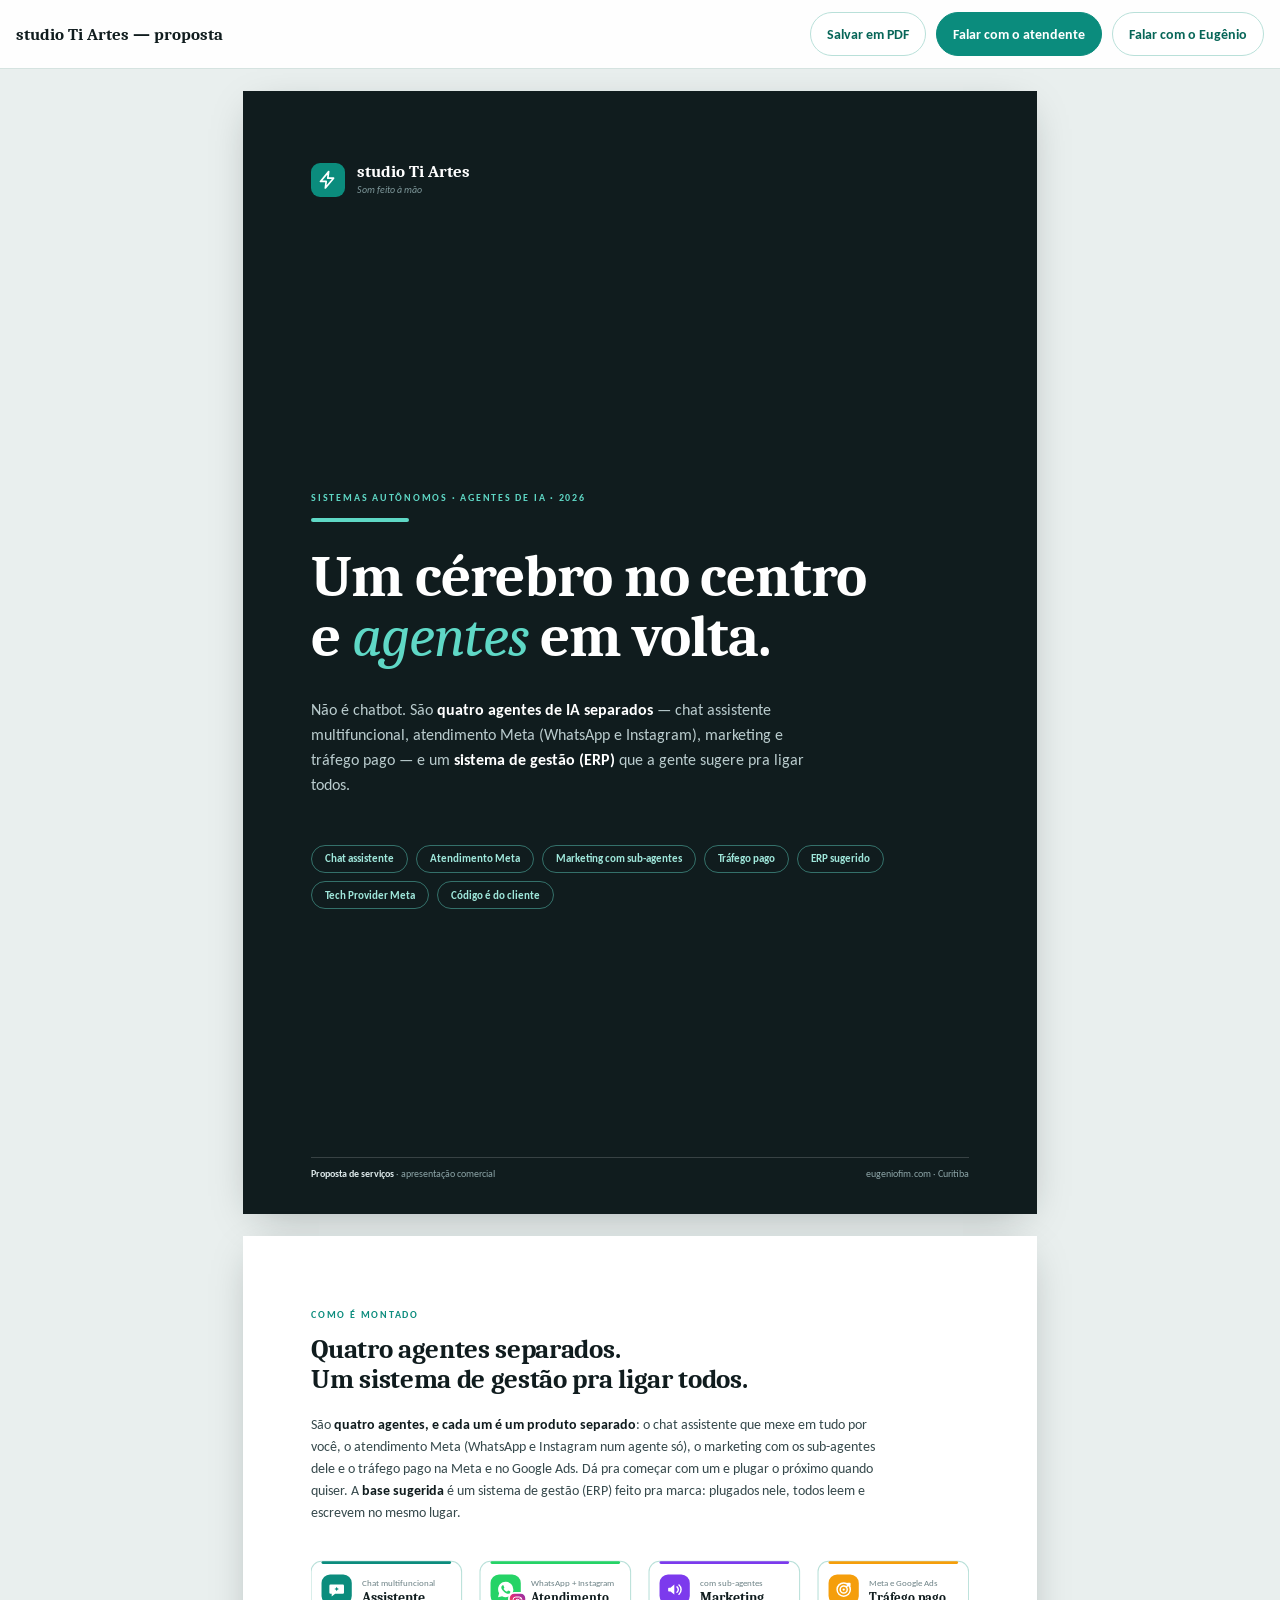
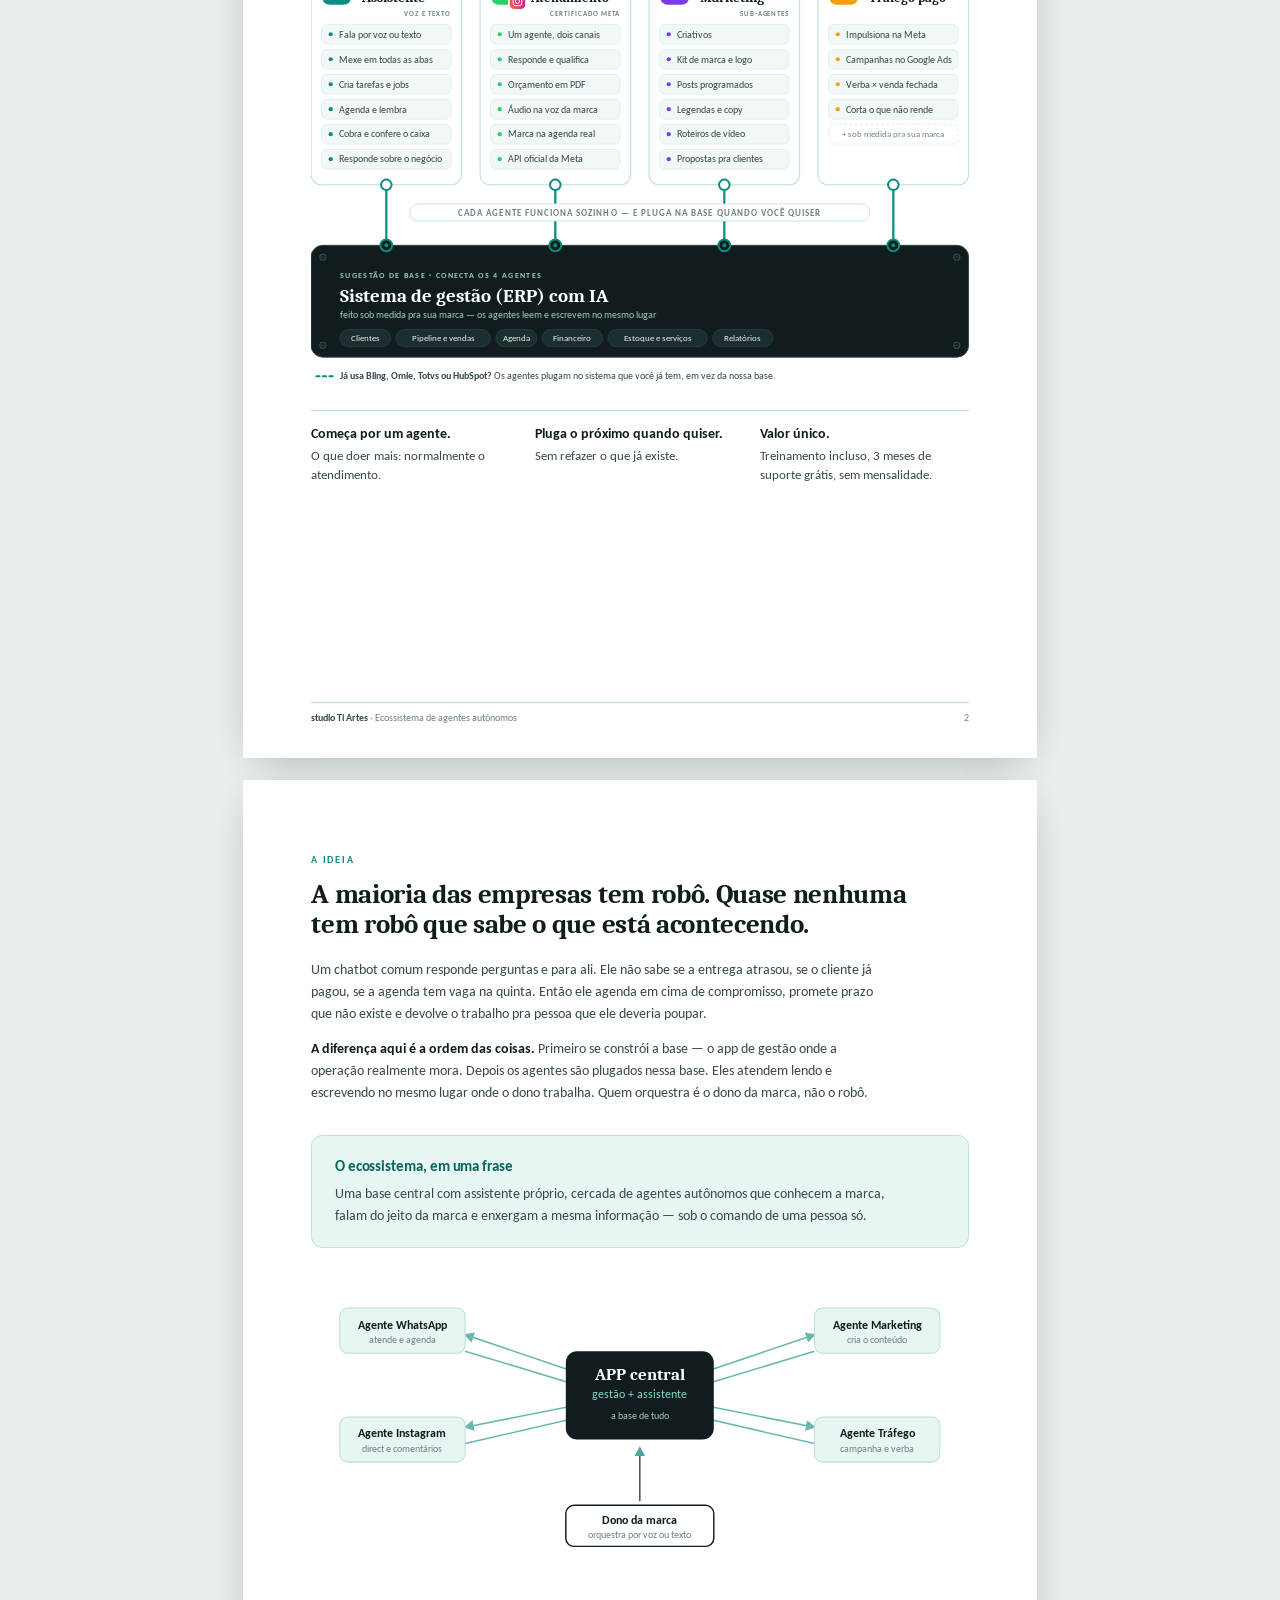
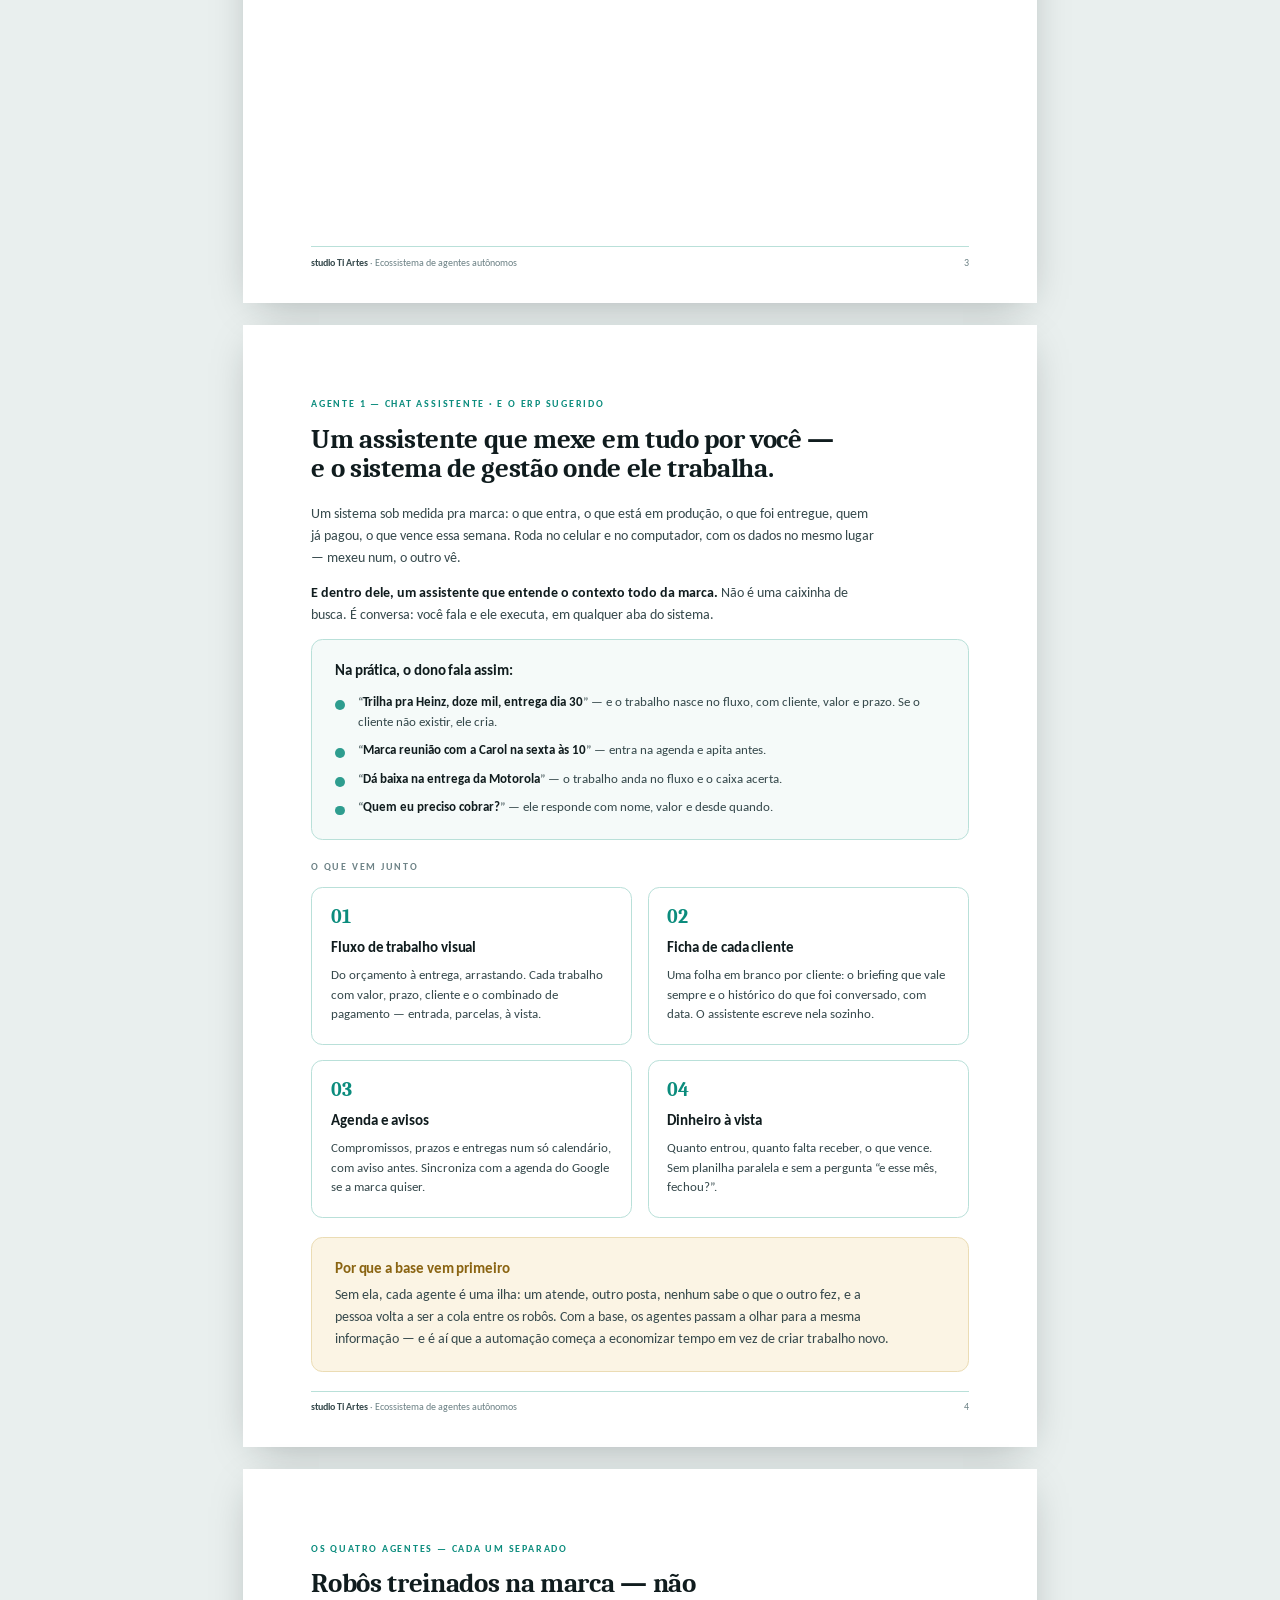
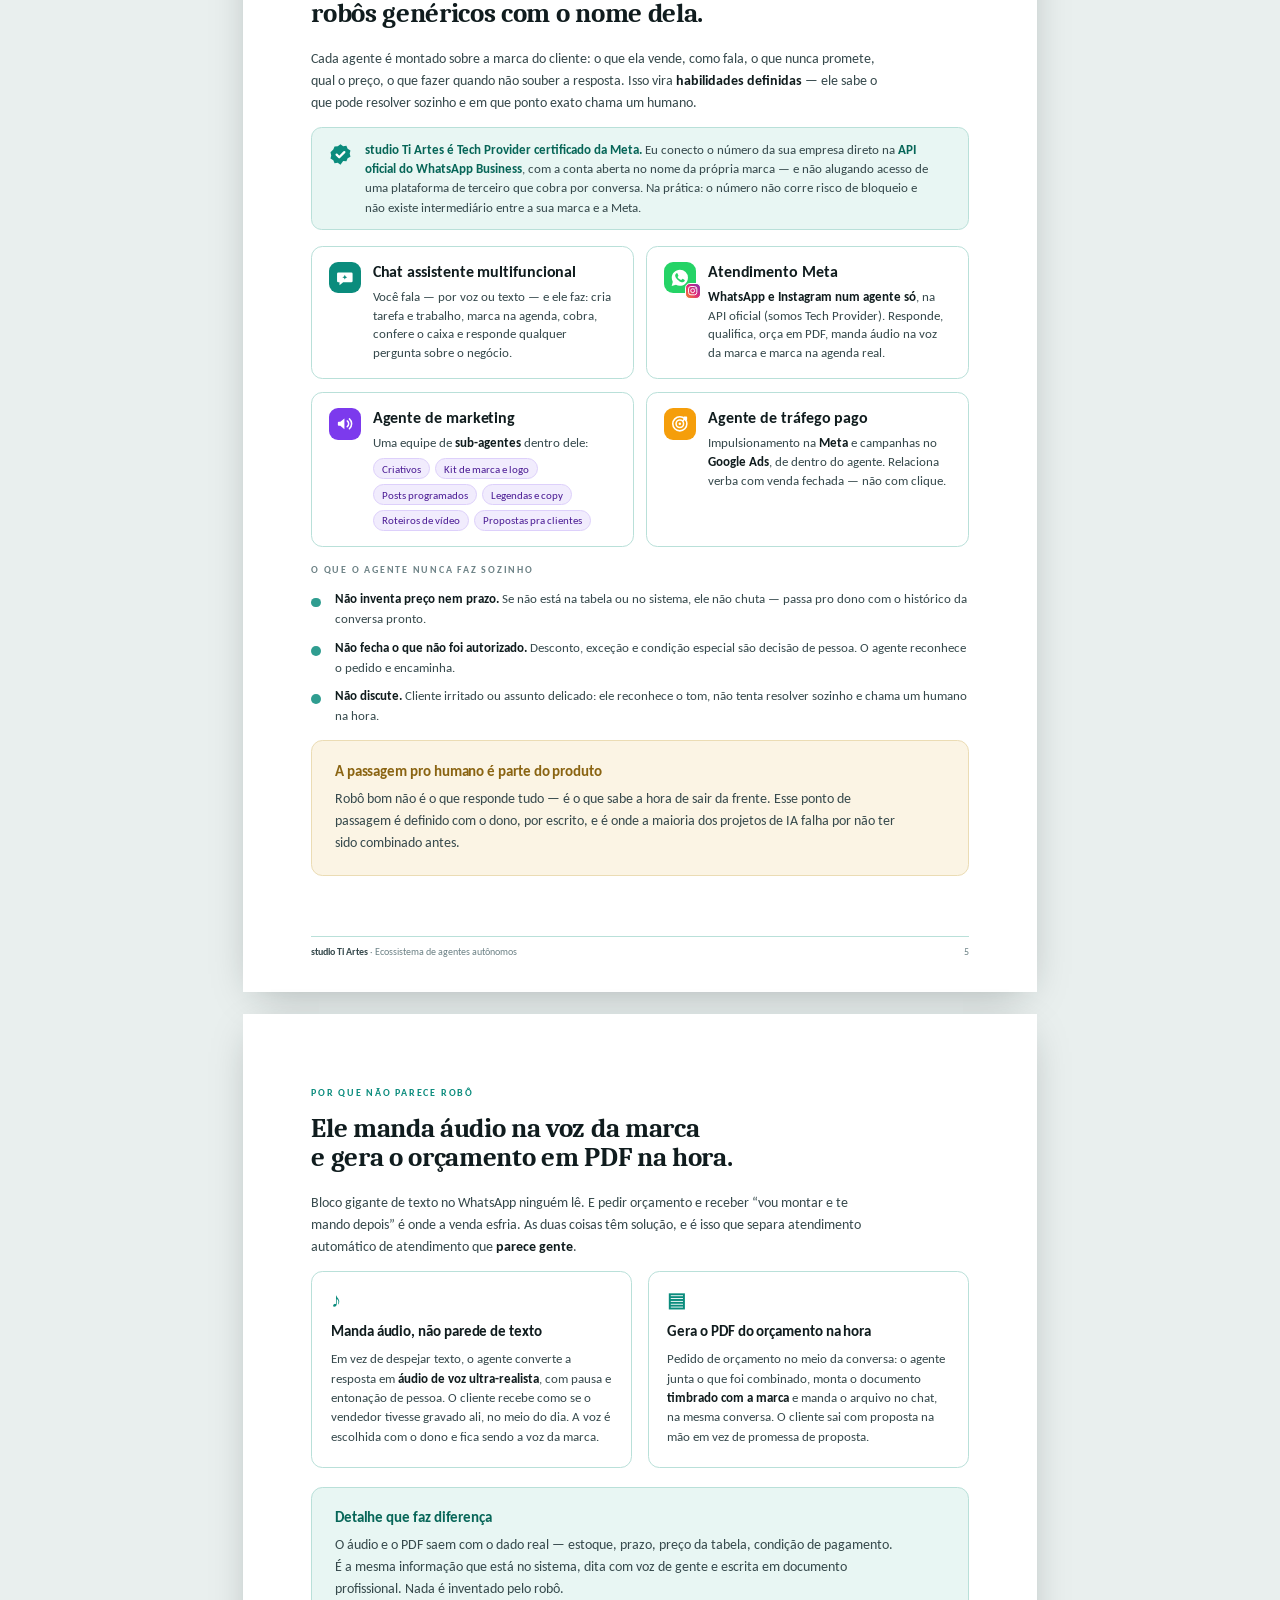
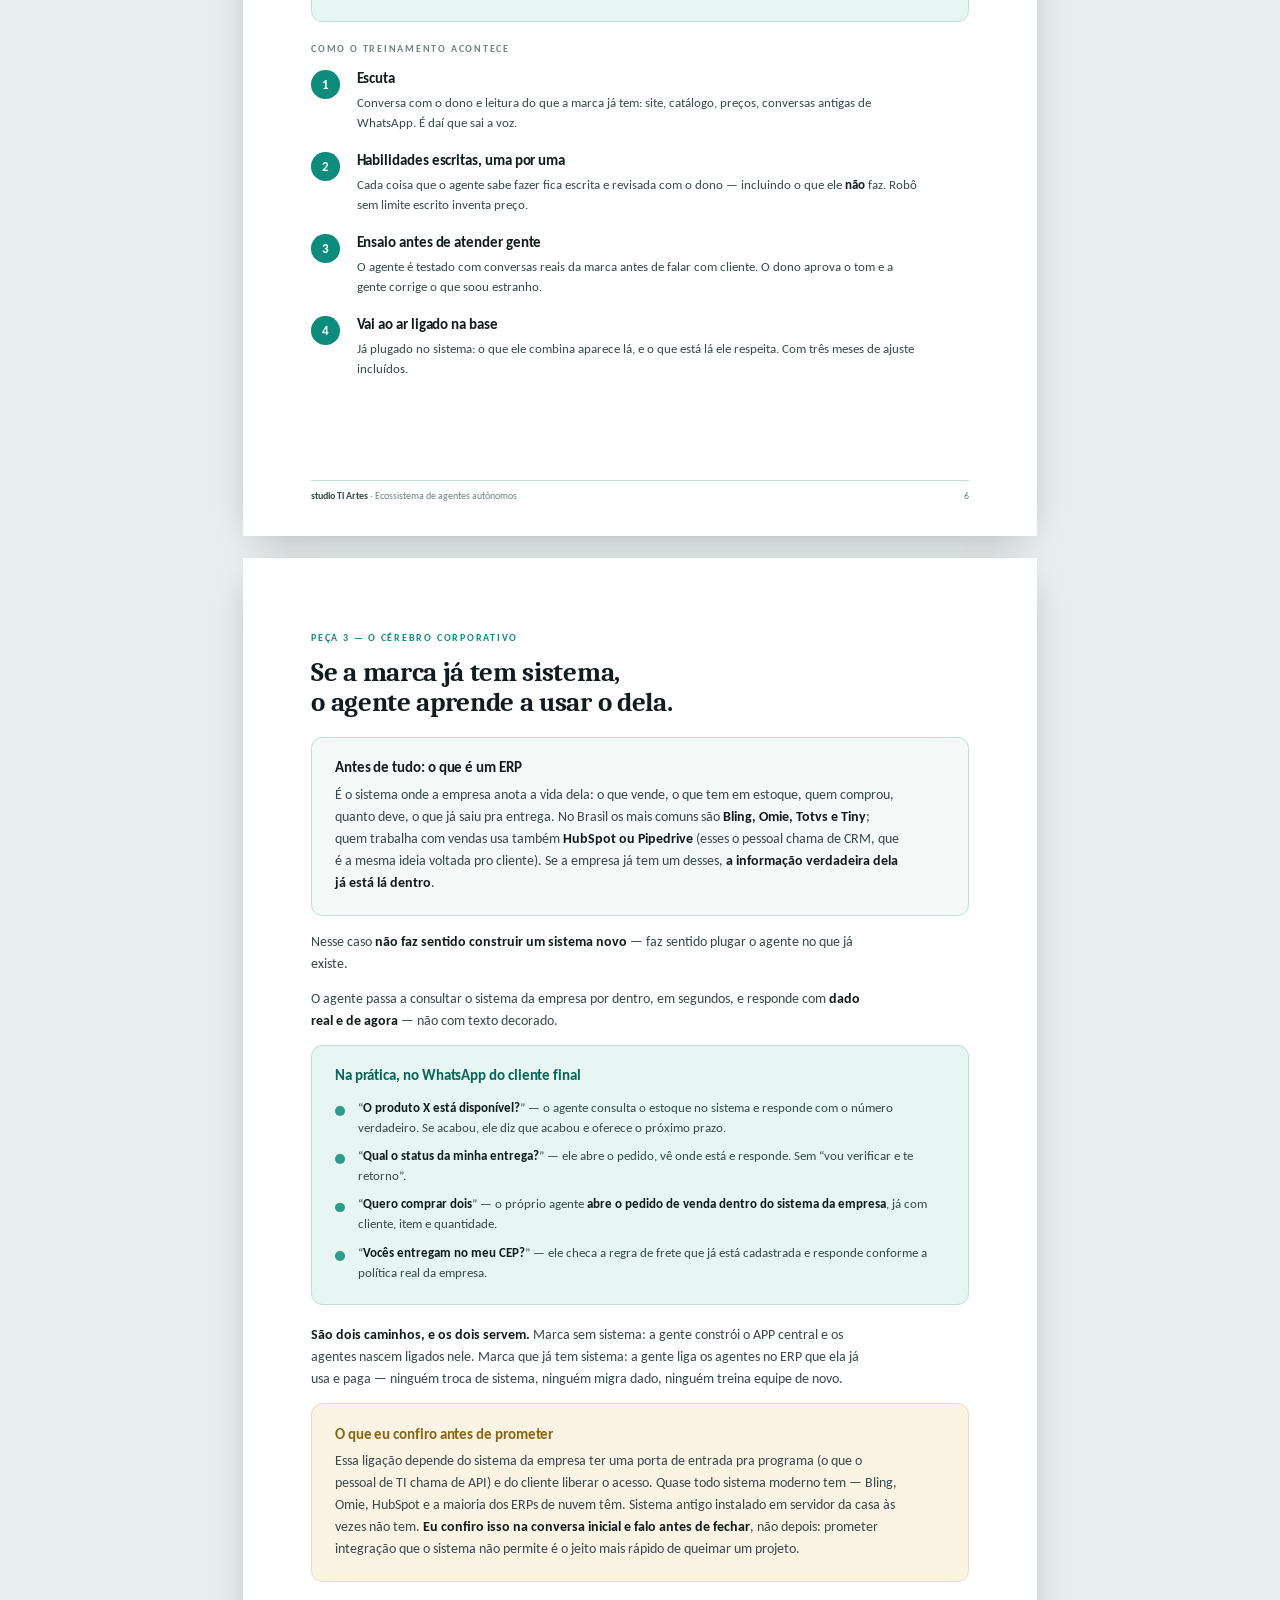
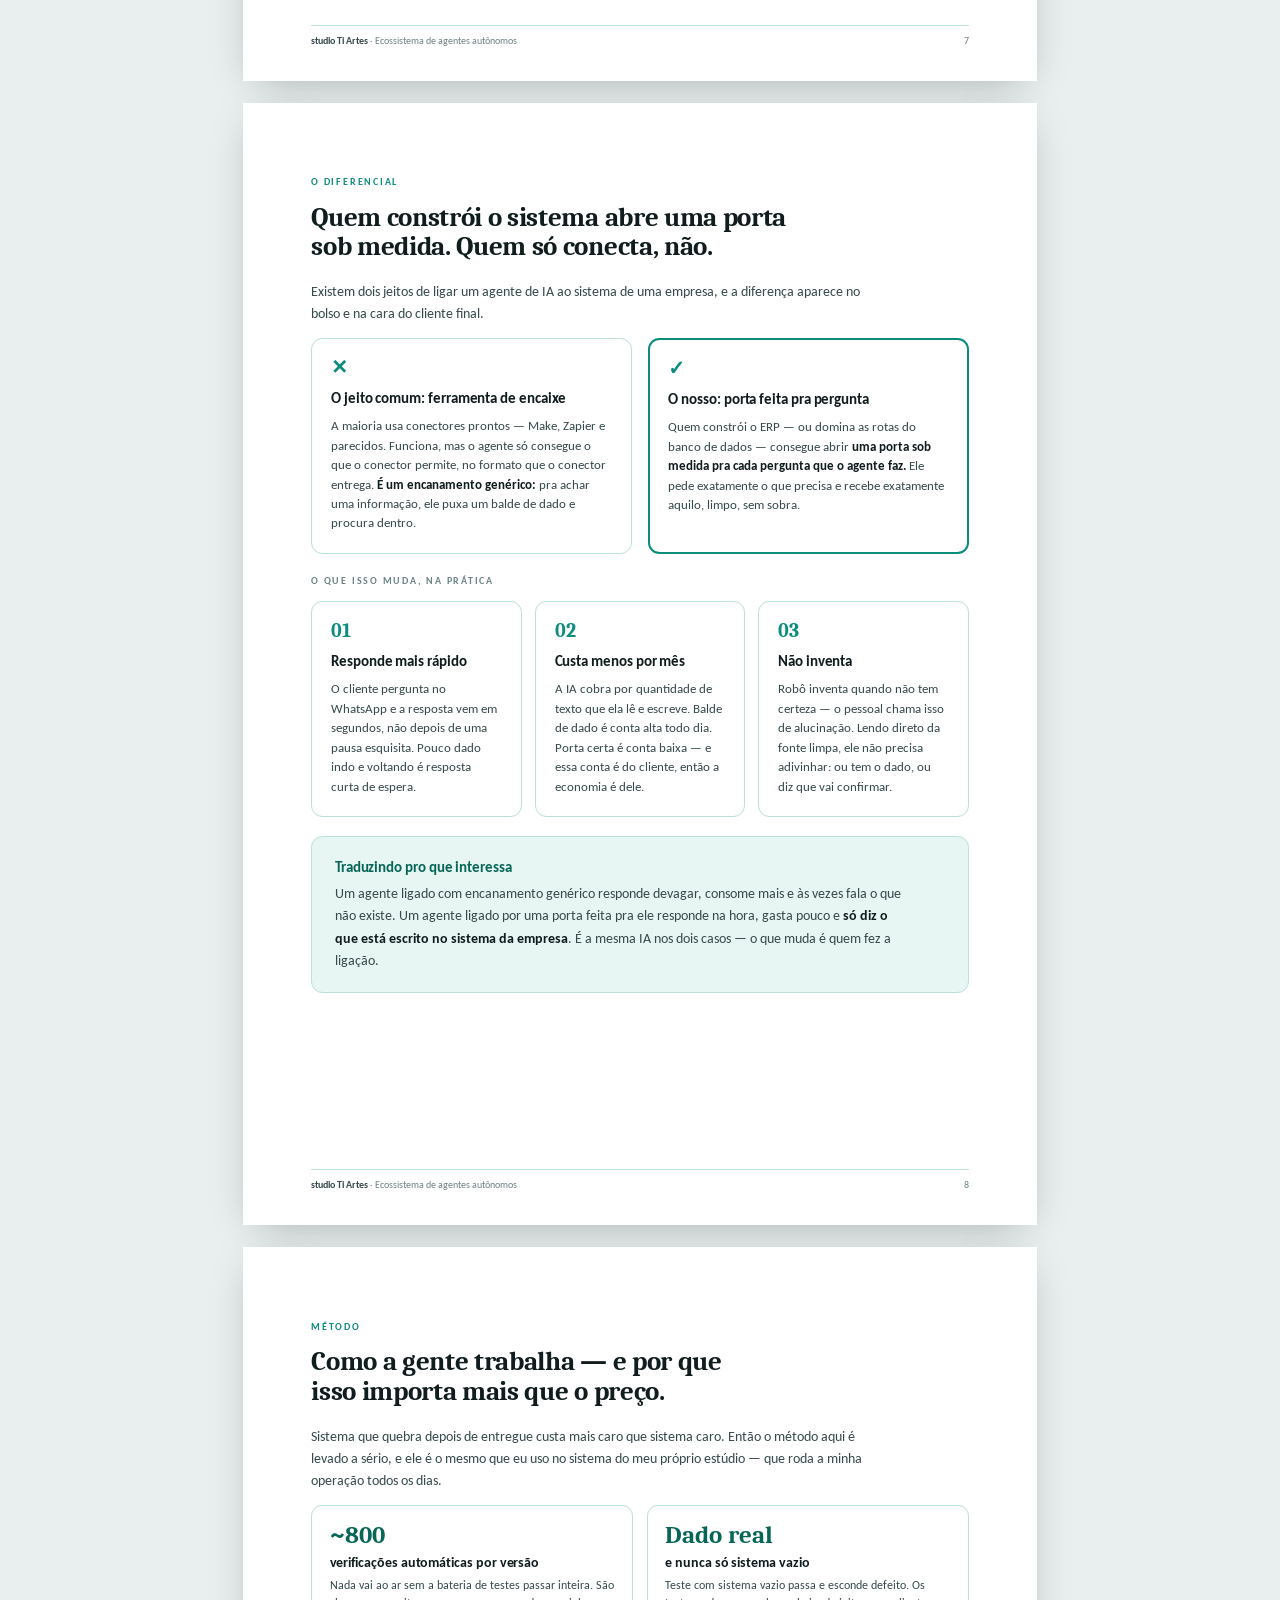
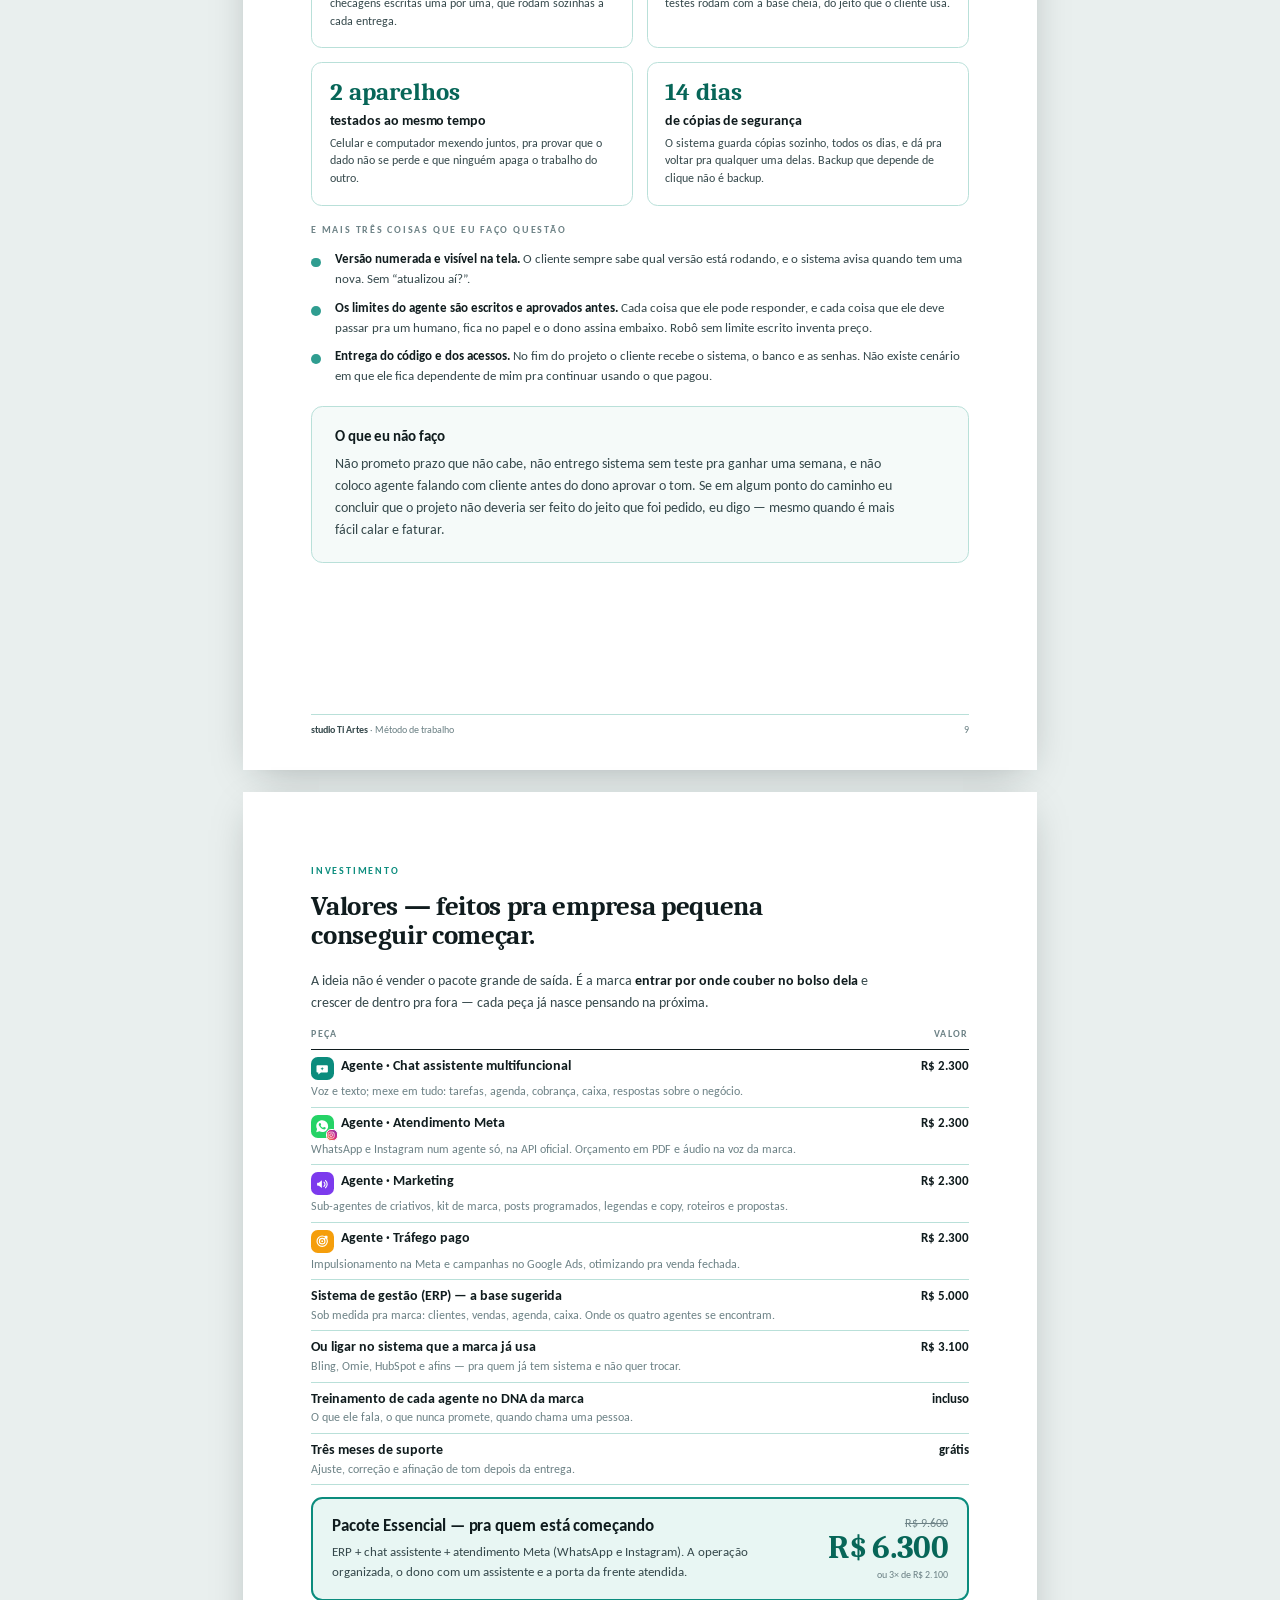
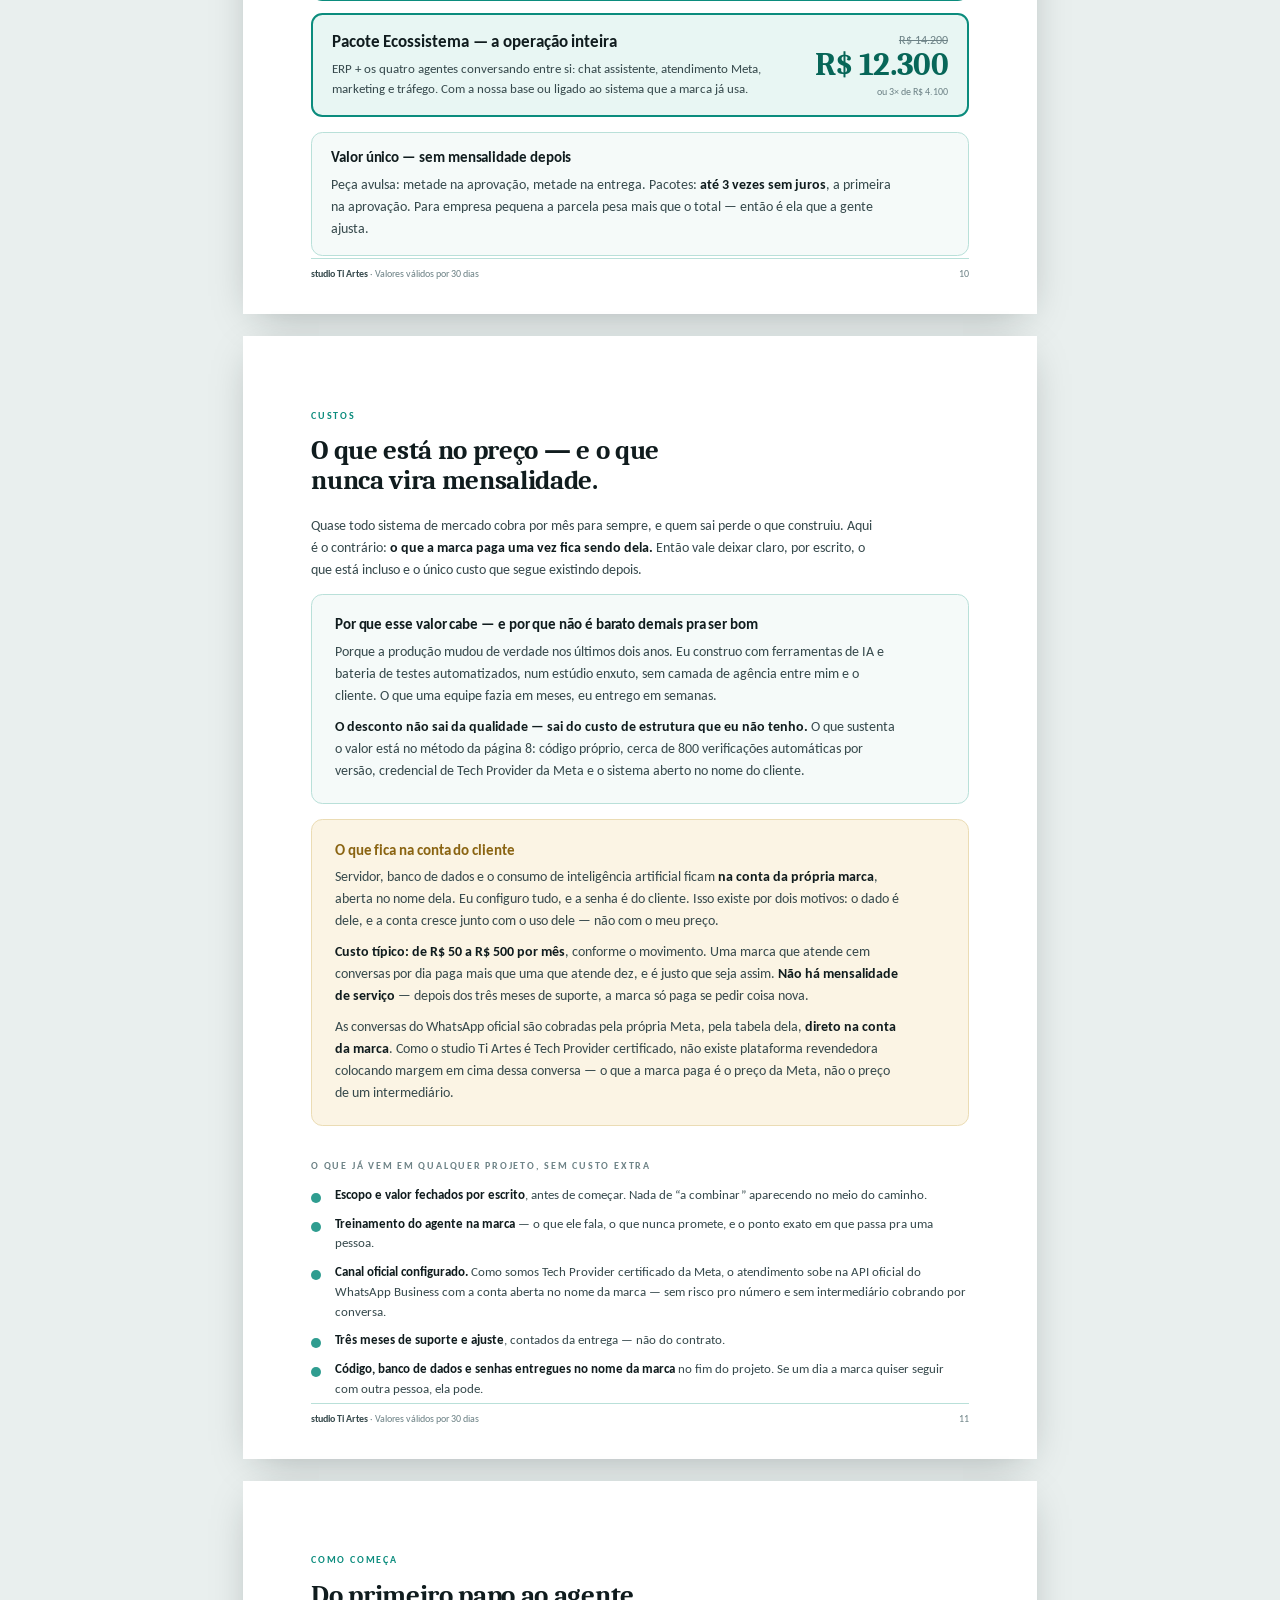
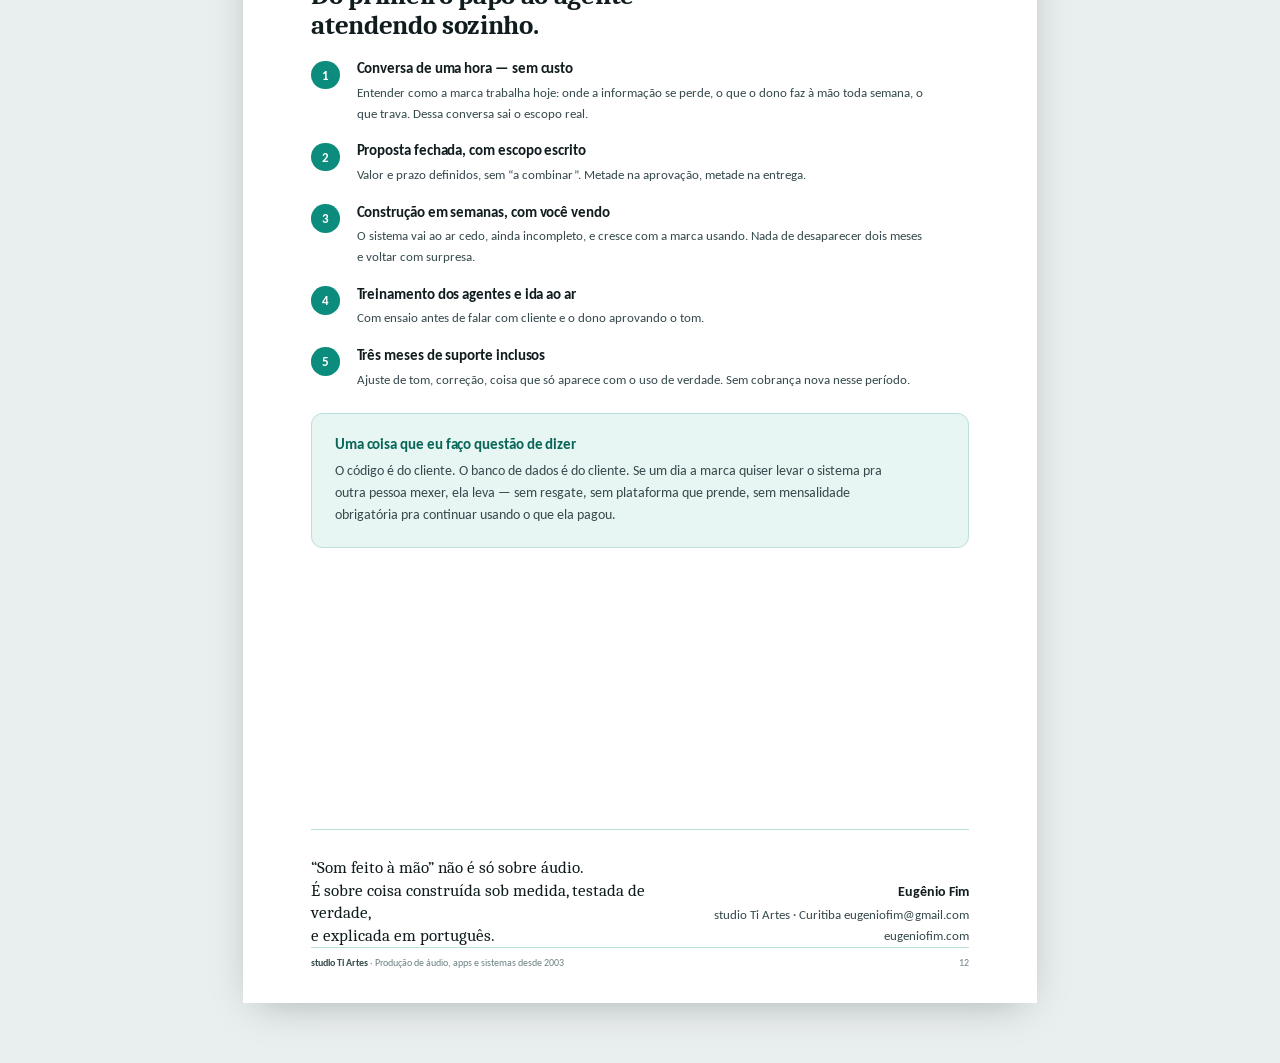
<file: proposta/index.html>
<!doctype html>
<html lang="pt-BR"><head><meta charset="utf-8">
<meta name="viewport" content="width=device-width,initial-scale=1">
<link rel="preconnect" href="https://fonts.googleapis.com"><link rel="preconnect" href="https://fonts.gstatic.com" crossorigin>
<link href="https://fonts.googleapis.com/css2?family=Caladea:ital,wght@0,400;0,700;1,400&family=Carlito:wght@400;700&display=swap" rel="stylesheet">
<title>studio Ti Artes — Ecossistema de Agentes Autônomos</title>
<meta property="og:type" content="website">
<meta property="og:site_name" content="studio Ti Artes">
<meta property="og:url" content="https://tiartes.eugeniofim.com/proposta/">
<meta property="og:title" content="Proposta · 4 agentes de IA + central da marca">
<meta property="og:description" content="Os 4 agentes, o sistema de gestão que liga tudo, pacotes e valores. Valor único, treinamento incluso, 3 meses de suporte.">
<meta property="og:image" content="https://tiartes.eugeniofim.com/og.jpg">
<meta property="og:image:secure_url" content="https://tiartes.eugeniofim.com/og.jpg">
<meta property="og:image:type" content="image/jpeg">
<meta property="og:image:width" content="1200">
<meta property="og:image:height" content="630">
<meta property="og:image:alt" content="4 agentes de IA — assistente, atendimento WhatsApp e Instagram, marketing e tráfego pago — ligados no sistema de gestão da marca">
<meta property="og:locale" content="pt_BR">
<meta name="twitter:card" content="summary_large_image">
<meta name="twitter:image" content="https://tiartes.eugeniofim.com/og.jpg">
<style>
/* ===========================================================
   PROPOSTA COMERCIAL — studio Ti Artes
   Feita pra imprimir e pra ler no celular do cliente. Paleta de
   papel branco: teal escuro o suficiente pra passar contraste em
   texto, e o teal claro da marca só como superfície.
   Fontes: Caladea (serifada, display) e Carlito (corpo). As duas
   existem na máquina que gera o PDF — sem isso o PDF sai com
   fonte trocada e ninguém percebe até imprimir.
   =========================================================== */
@page { size: A4; margin: 0; }
*{box-sizing:border-box}
:root{
  --ink:#101C1E;
  --ink-2:#36494C;
  --txt-3:#6D8286;
  --teal:#0B8C7D;
  --teal-dk:#076658;
  --teal-sf:#E8F6F3;
  --teal-ln:#B9E0D9;
  --paper:#FFFFFF;
  --paper-2:#F5FAF9;
  --warm:#8A6412;
  --warm-sf:#FBF4E4;
  --serif:'Caladea','Bitstream Charter',Georgia,serif;
  --sans:'Carlito','Segoe UI',system-ui,sans-serif;
}
html,body{margin:0;padding:0;background:#fff;color:var(--ink);
  font-family:var(--sans);-webkit-font-smoothing:antialiased;
  -webkit-print-color-adjust:exact;print-color-adjust:exact}

.pg{
  width:210mm;height:297mm;padding:19mm 18mm 15mm;position:relative;
  overflow:hidden;page-break-after:always;break-after:page;background:var(--paper);
  display:flex;flex-direction:column;
}
.pg:last-child{page-break-after:auto;break-after:auto}

/* ---- tipografia ---- */
h1{font-family:var(--serif);font-weight:700;font-size:37pt;line-height:1.02;
  letter-spacing:-.018em;margin:0}
h2{font-family:var(--serif);font-weight:700;font-size:20pt;line-height:1.12;
  letter-spacing:-.012em;margin:0 0 5mm}
h3{font-family:var(--sans);font-weight:700;font-size:11.2pt;line-height:1.3;
  margin:0 0 1.6mm;letter-spacing:-.005em}
p{font-size:10.2pt;line-height:1.62;margin:0 0 3.4mm;color:var(--ink-2);
  max-width:150mm}
b,strong{color:var(--ink);font-weight:700}
.lead{font-size:12pt;line-height:1.56;color:var(--ink-2)}
.olho{font-family:var(--sans);font-size:7.8pt;font-weight:700;letter-spacing:.17em;
  text-transform:uppercase;color:var(--teal);margin:0 0 3mm}
.olho.cinza{color:var(--txt-3)}

/* ---- cabeçalho / rodapé de página ---- */
.marca{display:flex;align-items:center;gap:3mm;margin-bottom:12mm}
.marca .sig{width:9mm;height:9mm;border-radius:2.4mm;background:var(--teal);
  display:grid;place-items:center;flex-shrink:0}
.marca .sig svg{width:5.2mm;height:5.2mm;stroke:#fff;fill:none;stroke-width:2.1}
.marca .nm{font-family:var(--serif);font-size:12.5pt;font-weight:700;line-height:1.1}
.marca .nm span{font-weight:400}
.marca .sl{font-size:7.6pt;color:var(--txt-3);font-style:italic;margin-top:.4mm}
.rodape{position:absolute;left:18mm;right:18mm;bottom:9mm;
  display:flex;justify-content:space-between;align-items:baseline;
  font-size:7.4pt;color:var(--txt-3);
  border-top:.35mm solid var(--teal-ln);padding-top:2.4mm}
.rodape b{color:var(--ink-2);font-weight:700}

/* ---- capa ---- */
.capa{background:var(--ink);color:#fff}
.capa h1{color:#fff;font-size:44pt}
.capa .em{color:#5FD8C6;font-style:italic;font-weight:400}
.capa p{color:#B9CBCD}
.capa .marca .nm{color:#fff}
/* o negrito herdava a cor escura de b,strong e sumia no fundo preto da capa:
   o nome da marca literalmente nao aparecia */
.capa b,.capa strong{color:#fff}
.capa .marca .sl{color:#7E979A}
.capa .rodape{border-top-color:rgba(255,255,255,.17);color:#8BA3A6}
.capa .rodape b{color:#DCE8E9}
.capa-meio{flex:1;display:flex;flex-direction:column;justify-content:center}
.capa .olho{color:#5FD8C6}
.selos{display:flex;gap:2.2mm;flex-wrap:wrap;margin-top:9mm}
.selo{font-size:8pt;font-weight:700;padding:1.7mm 3.4mm;border-radius:20mm;
  border:.35mm solid rgba(95,216,198,.45);color:#9FE7DB}
.capa-linha{width:26mm;height:1mm;background:#5FD8C6;border-radius:1mm;margin:0 0 7mm}

/* ---- blocos ---- */
.cx{border:.35mm solid var(--teal-ln);border-radius:3mm;padding:5.5mm 6mm;
  background:var(--paper-2);margin-bottom:4mm}
.cx.sf{background:var(--teal-sf);border-color:var(--teal-ln)}
.cx.warm{background:var(--warm-sf);border-color:#EBDCB4}
.cx p:last-child{margin-bottom:0}

/* Faixa da verificacao da Meta. Ela nao e enfeite: verificacao de empresa
   no Gerenciador e o que da acesso a API oficial do WhatsApp, e e isso que
   responde ao medo numero um do cliente pequeno — "meu numero vai cair". */
.oficial{display:flex;align-items:flex-start;gap:3.2mm;background:var(--teal-sf);
  border:.35mm solid var(--teal-ln);border-radius:2.8mm;padding:3.4mm 4.2mm;margin:0 0 4mm}
.oficial svg{width:6.6mm;height:6.6mm;flex:0 0 auto;margin-top:.3mm}
.oficial p{margin:0;font-size:9.4pt;line-height:1.52;color:var(--ink-2)}
.oficial b{color:var(--teal-dk)}
.duo{display:grid;grid-template-columns:1fr 1fr;gap:4mm}
.trio{display:grid;grid-template-columns:1fr 1fr 1fr;gap:3.4mm}

.pc{border:.35mm solid var(--teal-ln);border-radius:3mm;padding:5mm 5mm 5.4mm;
  background:#fff;display:flex;flex-direction:column}
.pc .n{font-family:var(--serif);font-size:15pt;font-weight:700;color:var(--teal);
  line-height:1;margin-bottom:3mm}
.pc h3{margin-bottom:2mm}
.pc p{font-size:9.4pt;line-height:1.55;margin:0}

.lista{margin:0;padding:0;list-style:none}
.lista li{font-size:9.8pt;line-height:1.52;color:var(--ink-2);
  padding-left:6.2mm;position:relative;margin-bottom:2.3mm}
.lista li:last-child{margin-bottom:0}
.lista li::before{content:'';position:absolute;left:0;top:1.9mm;
  width:2.6mm;height:2.6mm;border-radius:50%;background:var(--teal);opacity:.85}
.lista li b{color:var(--ink)}

/* ---- tabela de valores ---- */
table{width:100%;border-collapse:collapse;margin-bottom:4mm}
th{font-size:7.8pt;font-weight:700;letter-spacing:.13em;text-transform:uppercase;
  color:var(--txt-3);text-align:left;padding:0 0 2.4mm;
  border-bottom:.5mm solid var(--ink)}
th.num{text-align:right}
td{font-size:10pt;padding:2.8mm 0;border-bottom:.3mm solid var(--teal-ln);
  vertical-align:top;color:var(--ink-2)}
td.num{text-align:right;font-weight:700;color:var(--ink);white-space:nowrap;
  font-variant-numeric:tabular-nums}
td .it{font-weight:700;color:var(--ink);display:block;margin-bottom:.8mm;font-size:10.4pt}
td .de{font-size:8.8pt;color:var(--txt-3);line-height:1.45}

.pacote{border:.6mm solid var(--teal);border-radius:3mm;padding:6mm;
  background:var(--teal-sf);display:flex;align-items:center;gap:6mm}
.pacote .txt{flex:1}
.pacote h3{font-size:12.4pt;margin-bottom:1.6mm}
.pacote p{font-size:9.4pt;margin:0;color:var(--ink-2)}
.pacote .vl{text-align:right;flex-shrink:0}
.pacote .vl .antes{font-size:9pt;color:var(--txt-3);text-decoration:line-through}
.pacote .vl .agora{font-family:var(--serif);font-size:25pt;font-weight:700;
  color:var(--teal-dk);line-height:1.05;letter-spacing:-.02em}
.pacote .vl .obs{font-size:7.8pt;color:var(--txt-3);margin-top:.8mm}

/* ---- comparativo de mercado ---- */
.merc{display:grid;grid-template-columns:1fr 1fr 1fr;gap:3.4mm;margin-bottom:4mm}
.merc4{display:grid;grid-template-columns:repeat(4,1fr);gap:2.8mm;margin-bottom:4mm}
/* ">" e obrigatorio: sem ele a regra pinta de branco QUALQUER div dentro do
   bloco, inclusive o do valor — e no cartao escuro o numero branco ficava
   branco no branco, invisivel. Aconteceu e o PDF saiu com o valor faltando. */
.merc4 > div{border-radius:2.6mm;padding:3.6mm;border:.35mm solid var(--teal-ln);background:#fff}
.merc4 .rot{font-size:7.2pt;font-weight:700;letter-spacing:.09em;text-transform:uppercase;
  color:var(--txt-3);margin-bottom:2mm;line-height:1.35}
.merc4 .vr{font-family:var(--serif);font-size:12pt;font-weight:700;color:var(--ink);line-height:1.08}
.merc4 .nt{font-size:7.6pt;color:var(--txt-3);margin-top:1.6mm;line-height:1.42}
.merc4 > div.nos{background:var(--ink);border-color:var(--ink)}
.merc4 .nos .rot{color:#7FD9CA}
.merc4 .nos .vr{color:#fff}
.merc4 .nos .nt{color:#A9BFC2}
/* provas do método */
.prova{display:grid;grid-template-columns:1fr 1fr;gap:3.6mm;margin-bottom:4.4mm}
.prova .p{border:.35mm solid var(--teal-ln);border-radius:2.8mm;padding:4.4mm 4.6mm;background:#fff}
.prova .p .big{font-family:var(--serif);font-size:19pt;font-weight:700;color:var(--teal-dk);
  line-height:1;margin-bottom:1.8mm}
.prova .p h3{font-size:10.2pt;margin-bottom:1.4mm}
.prova .p p{font-size:8.9pt;line-height:1.5;margin:0}
.merc > div{border-radius:2.6mm;padding:4mm;border:.35mm solid var(--teal-ln);background:#fff}
.merc .rot{font-size:7.6pt;font-weight:700;letter-spacing:.1em;text-transform:uppercase;
  color:var(--txt-3);margin-bottom:2mm;line-height:1.3}
.merc .vr{font-family:var(--serif);font-size:13.4pt;font-weight:700;color:var(--ink);
  line-height:1.08}
.merc .nt{font-size:8pt;color:var(--txt-3);margin-top:1.6mm;line-height:1.4}
.merc > div.nos{background:var(--ink);border-color:var(--ink)}
.merc .nos .rot{color:#7FD9CA}
.merc .nos .vr{color:#fff}
.merc .nos .nt{color:#A9BFC2}

/* ---- passos ---- */
.passos{counter-reset:p}
.passo{display:flex;gap:4.4mm;margin-bottom:4.4mm;align-items:flex-start}
.passo:last-child{margin-bottom:0}
.passo .bola{width:7.6mm;height:7.6mm;border-radius:50%;background:var(--teal);
  color:#fff;font-weight:700;font-size:9.6pt;display:grid;place-items:center;
  flex-shrink:0;margin-top:.4mm}
.passo h3{margin-bottom:1.2mm}
.passo p{margin:0;font-size:9.6pt}

.assin{margin-top:auto;padding-top:7mm;border-top:.35mm solid var(--teal-ln);
  display:flex;justify-content:space-between;align-items:flex-end;gap:8mm}
.assin .q{font-family:var(--serif);font-size:13pt;line-height:1.3;max-width:95mm;
  color:var(--ink)}
.assin .ct{text-align:right;font-size:9.4pt;line-height:1.7;color:var(--ink-2)}
.assin .ct b{display:block;font-size:10.6pt}

/* camadas: o desenho da base + modulos */
.camadas{margin:5mm 0 4mm}
.camadas svg{width:100%;height:auto;display:block}
.trio-cam{display:grid;grid-template-columns:1fr 1fr 1fr;gap:4mm;border-top:.35mm solid var(--teal-ln);padding-top:3.4mm;
  font-size:9.6pt;line-height:1.45;color:var(--ink-2)}
.trio-cam b{display:block;color:var(--ink);font-size:10.4pt;margin-bottom:.8mm}
/* icone do canal/agente */
.agico{display:inline-grid;place-items:center;width:8.4mm;height:8.4mm;border-radius:2.4mm;flex:0 0 auto;vertical-align:middle}
.agico svg{width:5.2mm;height:5.2mm}
td .it .agico{width:6mm;height:6mm;border-radius:1.8mm;margin-right:2mm;vertical-align:-1.6mm}
td .it .agico svg{width:3.8mm;height:3.8mm}
.agentes{display:grid;grid-template-columns:1fr 1fr;gap:3.4mm;margin:0 0 4mm}
.ag{display:flex;gap:3.2mm;align-items:flex-start;border:.35mm solid var(--teal-ln);border-radius:3mm;padding:4mm 4.4mm}
.ag h3{margin:0 0 1.4mm;font-size:12pt}
.ag p{margin:0;font-size:9.4pt;line-height:1.5}
.ag ul.mini{margin:1.4mm 0 0;padding:0;list-style:none;display:flex;flex-wrap:wrap;gap:1.2mm}
.ag ul.mini li{font-size:8.6pt;padding:.7mm 2.2mm;border-radius:99mm;background:#F1ECFD;color:#4C1D95;border:.25mm solid #DDD0FB}

/* pagina de valores: WhatsApp e Instagram viraram duas linhas; aperta pra caber */
.valores td{padding:2mm 0}
.valores td .it{margin-bottom:.5mm}
.valores .pacote{padding:4.2mm 5mm}
.valores table{margin-bottom:3mm}
.valores .cx{padding:4mm 5mm}
.agico{position:relative}
.agico-mini{position:absolute;right:-1.4mm;bottom:-1.4mm;width:4.2mm;height:4.2mm;border-radius:1.3mm;display:grid;place-items:center;
  background:linear-gradient(45deg,#F58529,#DD2A7B,#8134AF);border:.4mm solid #fff}
.agico-mini svg{width:3mm!important;height:3mm!important}
td .it .agico-mini{width:3.2mm;height:3.2mm;right:-1mm;bottom:-1mm}
td .it .agico-mini svg{width:2.2mm!important;height:2.2mm!important}
.valores td .de{line-height:1.35}
.valores .pacote p{margin-bottom:0}
.valores td{padding:1.8mm 0}

@media screen{
  html,body{background:#E9EFEE}
  .barra-web{position:sticky;top:0;z-index:9;display:flex;gap:10px;align-items:center;justify-content:center;flex-wrap:wrap;
    padding:12px 16px;background:rgba(255,255,255,.92);backdrop-filter:blur(10px);border-bottom:1px solid #D5E3E0;font-family:var(--sans)}
  .barra-web b{font-family:var(--serif);font-size:17px;margin-right:auto}
  .barra-web a,.barra-web button{font:inherit;font-weight:700;font-size:14px;border-radius:99px;padding:10px 16px;min-height:44px;
    display:inline-flex;align-items:center;gap:8px;cursor:pointer;text-decoration:none;border:1px solid #B9E0D9;background:#fff;color:#076658}
  .barra-web .zap{background:#0B8C7D;border-color:#0B8C7D;color:#fff}
  .folhas{padding:22px 0 60px;display:flex;flex-direction:column;align-items:center;gap:22px}
  .folhas .pg{box-shadow:0 10px 40px -14px rgba(16,28,30,.35);flex-shrink:0}
  @media(max-width:560px){ .barra-web b{width:100%;text-align:center;margin:0} }
}
@media print{ .barra-web{display:none} .folhas{display:block} }
</style></head><body>
<div class="barra-web"><b>studio Ti Artes — proposta</b>
  <button type="button" onclick="window.print()">Salvar em PDF</button>
  <a class="zap" href="https://wa.me/15551558996?text=Oi!%20Li%20a%20proposta%20dos%20agentes%20e%20quero%20conversar." target="_blank" rel="noopener">Falar com o atendente</a>
  <a href="https://wa.me/5541991566444" target="_blank" rel="noopener">Falar com o Eugênio</a>
</div>
<div class="folhas" id="folhas">

<!-- ======================= 1 · CAPA ======================= -->
<section class="pg capa">
  <div class="marca">
    <div class="sig"><svg viewBox="0 0 24 24" stroke-linecap="round" stroke-linejoin="round"><path d="M13 2 3 14h7l-1 8 10-12h-7l1-8z"/></svg></div>
    <div>
      <div class="nm">studio <b>Ti Artes</b></div>
      <div class="sl">Som feito à mão</div>
    </div>
  </div>

  <div class="capa-meio">
    <p class="olho">Sistemas autônomos · Agentes de IA · 2026</p>
    <div class="capa-linha"></div>
    <h1>Um cérebro no centro<br>e <span class="em">agentes</span> em volta.</h1>
    <p class="lead" style="margin-top:8mm;max-width:132mm">
      Não é chatbot. São <b>quatro agentes de IA separados</b> — chat assistente
      multifuncional, atendimento Meta (WhatsApp e Instagram), marketing e tráfego
      pago — e um <b>sistema de gestão (ERP)</b> que a gente sugere pra ligar todos.
    </p>
    <div class="selos">
      <span class="selo">Chat assistente</span>
      <span class="selo">Atendimento Meta</span>
      <span class="selo">Marketing com sub-agentes</span>
      <span class="selo">Tráfego pago</span>
      <span class="selo">ERP sugerido</span>
      <span class="selo">Tech Provider Meta</span>
      <span class="selo">Código é do cliente</span>
    </div>
  </div>

  <div class="rodape">
    <span><b>Proposta de serviços</b> · apresentação comercial</span>
    <span>eugeniofim.com · Curitiba</span>
  </div>
</section>

<!-- ======================= CAMADAS (desenho) ======================= -->
<section class="pg">
  <p class="olho">Como é montado</p>
  <h2>Quatro agentes separados.<br>Um sistema de gestão pra ligar todos.</h2>
  <p>São <b>quatro agentes, e cada um é um produto separado</b>: o chat assistente que
  mexe em tudo por você, o atendimento Meta (WhatsApp e Instagram num agente só), o
  marketing com os sub-agentes dele e o tráfego pago na Meta e no Google Ads. Dá pra
  começar com um e plugar o próximo quando quiser. A <b>base sugerida</b> é um sistema
  de gestão (ERP) feito pra marca: plugados nele, todos leem e escrevem no mesmo lugar.</p>
  <div class="camadas"><svg xmlns="http://www.w3.org/2000/svg" viewBox="0 0 1000 668" role="img" aria-label="Quatro agentes separados — chat assistente, atendimento Meta, marketing e tráfego pago — plugados no sistema de gestão (ERP) sugerido">
<defs>
<linearGradient id="g-insta-papel" x1="0" y1="1" x2="1" y2="0"><stop offset="0" stop-color="#F58529"/><stop offset=".5" stop-color="#DD2A7B"/><stop offset="1" stop-color="#8134AF"/></linearGradient>
</defs>
<rect x="0.0" y="8" width="229" height="340" rx="16" fill="#FFFFFF" stroke="#B9E0D9" stroke-width="1.6"/>
<rect x="16.0" y="8" width="197" height="4" rx="2" fill="#0B8C7D"/>
<rect x="16.0" y="28" width="46" height="46" rx="13" fill="#0B8C7D"/>
<g transform="translate(25.0,37) scale(1.17)"><path d="M4 5.5h16a1.5 1.5 0 0 1 1.5 1.5v9a1.5 1.5 0 0 1-1.5 1.5H10l-4.5 3.5V17.5H4A1.5 1.5 0 0 1 2.5 16V7A1.5 1.5 0 0 1 4 5.5z" fill="#fff"/><path d="M12 8.2l.9 2.1 2.1.9-2.1.9-.9 2.1-.9-2.1-2.1-.9 2.1-.9z" fill="#0B8C7D"/></g>
<text x="78.0" y="46" font-family="Carlito, 'Segoe UI', sans-serif" font-size="13" fill="#6D8286">Chat multifuncional</text>
<text x="78.0" y="70" font-family="Caladea, Georgia, serif" font-weight="700" font-size="22" fill="#101C1E">Assistente</text>
<rect x="16.0" y="104" width="197" height="30" rx="8" fill="#F2F8F7" stroke="#D5ECE8" stroke-width="1"/>
<circle cx="30.0" cy="119.0" r="3.2" fill="#0B8C7D"/>
<text x="42.0" y="124.0" font-family="Carlito, 'Segoe UI', sans-serif" font-size="14.5" fill="#36494C">Fala por voz ou texto</text>
<rect x="16.0" y="142" width="197" height="30" rx="8" fill="#F2F8F7" stroke="#D5ECE8" stroke-width="1"/>
<circle cx="30.0" cy="157.0" r="3.2" fill="#0B8C7D"/>
<text x="42.0" y="162.0" font-family="Carlito, 'Segoe UI', sans-serif" font-size="14.5" fill="#36494C">Mexe em todas as abas</text>
<rect x="16.0" y="180" width="197" height="30" rx="8" fill="#F2F8F7" stroke="#D5ECE8" stroke-width="1"/>
<circle cx="30.0" cy="195.0" r="3.2" fill="#0B8C7D"/>
<text x="42.0" y="200.0" font-family="Carlito, 'Segoe UI', sans-serif" font-size="14.5" fill="#36494C">Cria tarefas e jobs</text>
<rect x="16.0" y="218" width="197" height="30" rx="8" fill="#F2F8F7" stroke="#D5ECE8" stroke-width="1"/>
<circle cx="30.0" cy="233.0" r="3.2" fill="#0B8C7D"/>
<text x="42.0" y="238.0" font-family="Carlito, 'Segoe UI', sans-serif" font-size="14.5" fill="#36494C">Agenda e lembra</text>
<rect x="16.0" y="256" width="197" height="30" rx="8" fill="#F2F8F7" stroke="#D5ECE8" stroke-width="1"/>
<circle cx="30.0" cy="271.0" r="3.2" fill="#0B8C7D"/>
<text x="42.0" y="276.0" font-family="Carlito, 'Segoe UI', sans-serif" font-size="14.5" fill="#36494C">Cobra e confere o caixa</text>
<rect x="16.0" y="294" width="197" height="30" rx="8" fill="#F2F8F7" stroke="#D5ECE8" stroke-width="1"/>
<circle cx="30.0" cy="309.0" r="3.2" fill="#0B8C7D"/>
<text x="42.0" y="314.0" font-family="Carlito, 'Segoe UI', sans-serif" font-size="14.5" fill="#36494C">Responde sobre o negócio</text>
<text x="213.0" y="92" text-anchor="end" font-family="Carlito, 'Segoe UI', sans-serif" font-size="11" font-weight="700" letter-spacing="1.4" fill="#6D8286">VOZ E TEXTO</text>
<path d="M114.5 354 C114.5 398, 114.5 388, 114.5 434" fill="none" stroke="#0B8C7D" stroke-width="3.4" stroke-linecap="round"/>
<circle cx="114.5" cy="348" r="8" fill="#FFFFFF" stroke="#0B8C7D" stroke-width="3"/>
<rect x="257.0" y="8" width="229" height="340" rx="16" fill="#FFFFFF" stroke="#B9E0D9" stroke-width="1.6"/>
<rect x="273.0" y="8" width="197" height="4" rx="2" fill="#25D366"/>
<rect x="273.0" y="28" width="46" height="46" rx="13" fill="#25D366"/>
<g transform="translate(282.0,37) scale(1.17)"><path d="M12.04 2C6.58 2 2.13 6.45 2.13 11.91c0 1.75.46 3.45 1.32 4.95L2.05 22l5.25-1.38a9.87 9.87 0 0 0 4.74 1.21h.01c5.46 0 9.91-4.45 9.91-9.91A9.85 9.85 0 0 0 12.04 2zm5.8 14.03c-.24.68-1.42 1.3-1.95 1.36-.5.06-1.13.09-1.82-.11-.42-.13-.96-.31-1.65-.61-2.9-1.25-4.79-4.17-4.94-4.36-.14-.2-1.18-1.57-1.18-3 0-1.42.75-2.12 1.01-2.41.27-.29.58-.36.78-.36h.56c.18 0 .42-.07.66.5.24.58.82 2 .89 2.14.07.15.12.32.02.51-.09.2-.14.32-.29.49-.14.17-.3.38-.43.51-.14.14-.29.3-.13.59.17.29.74 1.22 1.59 1.97 1.09.97 2.01 1.27 2.3 1.42.29.14.46.12.63-.07.17-.2.72-.85.92-1.14.19-.29.38-.24.65-.14.26.09 1.68.79 1.97.94.29.14.48.21.55.33.08.12.08.69-.16 1.37z" fill="#fff"/></g>
<rect x="301.0" y="56" width="26" height="26" rx="8" fill="url(#g-insta-papel)" stroke="#FFFFFF" stroke-width="2.5"/>
<g transform="translate(305.0,60) scale(0.75)"><rect x="3.2" y="3.2" width="17.6" height="17.6" rx="5.2" fill="none" stroke="#fff" stroke-width="2"/><circle cx="12" cy="12" r="4.1" fill="none" stroke="#fff" stroke-width="2"/><circle cx="17.4" cy="6.6" r="1.25" fill="#fff"/></g>
<text x="335.0" y="46" font-family="Carlito, 'Segoe UI', sans-serif" font-size="13" fill="#6D8286">WhatsApp + Instagram</text>
<text x="335.0" y="70" font-family="Caladea, Georgia, serif" font-weight="700" font-size="20" fill="#101C1E">Atendimento</text>
<rect x="273.0" y="104" width="197" height="30" rx="8" fill="#F2F8F7" stroke="#D5ECE8" stroke-width="1"/>
<circle cx="287.0" cy="119.0" r="3.2" fill="#25D366"/>
<text x="299.0" y="124.0" font-family="Carlito, 'Segoe UI', sans-serif" font-size="14.5" fill="#36494C">Um agente, dois canais</text>
<rect x="273.0" y="142" width="197" height="30" rx="8" fill="#F2F8F7" stroke="#D5ECE8" stroke-width="1"/>
<circle cx="287.0" cy="157.0" r="3.2" fill="#25D366"/>
<text x="299.0" y="162.0" font-family="Carlito, 'Segoe UI', sans-serif" font-size="14.5" fill="#36494C">Responde e qualifica</text>
<rect x="273.0" y="180" width="197" height="30" rx="8" fill="#F2F8F7" stroke="#D5ECE8" stroke-width="1"/>
<circle cx="287.0" cy="195.0" r="3.2" fill="#25D366"/>
<text x="299.0" y="200.0" font-family="Carlito, 'Segoe UI', sans-serif" font-size="14.5" fill="#36494C">Orçamento em PDF</text>
<rect x="273.0" y="218" width="197" height="30" rx="8" fill="#F2F8F7" stroke="#D5ECE8" stroke-width="1"/>
<circle cx="287.0" cy="233.0" r="3.2" fill="#25D366"/>
<text x="299.0" y="238.0" font-family="Carlito, 'Segoe UI', sans-serif" font-size="14.5" fill="#36494C">Áudio na voz da marca</text>
<rect x="273.0" y="256" width="197" height="30" rx="8" fill="#F2F8F7" stroke="#D5ECE8" stroke-width="1"/>
<circle cx="287.0" cy="271.0" r="3.2" fill="#25D366"/>
<text x="299.0" y="276.0" font-family="Carlito, 'Segoe UI', sans-serif" font-size="14.5" fill="#36494C">Marca na agenda real</text>
<rect x="273.0" y="294" width="197" height="30" rx="8" fill="#F2F8F7" stroke="#D5ECE8" stroke-width="1"/>
<circle cx="287.0" cy="309.0" r="3.2" fill="#25D366"/>
<text x="299.0" y="314.0" font-family="Carlito, 'Segoe UI', sans-serif" font-size="14.5" fill="#36494C">API oficial da Meta</text>
<text x="470.0" y="92" text-anchor="end" font-family="Carlito, 'Segoe UI', sans-serif" font-size="11" font-weight="700" letter-spacing="1.4" fill="#6D8286">CERTIFICADO META</text>
<path d="M371.5 354 C371.5 398, 371.5 388, 371.5 434" fill="none" stroke="#0B8C7D" stroke-width="3.4" stroke-linecap="round"/>
<circle cx="371.5" cy="348" r="8" fill="#FFFFFF" stroke="#0B8C7D" stroke-width="3"/>
<rect x="514.0" y="8" width="229" height="340" rx="16" fill="#FFFFFF" stroke="#B9E0D9" stroke-width="1.6"/>
<rect x="530.0" y="8" width="197" height="4" rx="2" fill="#7C3AED"/>
<rect x="530.0" y="28" width="46" height="46" rx="13" fill="#7C3AED"/>
<g transform="translate(539.0,37) scale(1.17)"><path d="M3.5 10.5v3a1 1 0 0 0 1 1h2l5 4V5.5l-5 4h-2a1 1 0 0 0-1 1z" fill="#fff"/><path d="M15 8.5a4.5 4.5 0 0 1 0 7M17.6 6a8 8 0 0 1 0 12" fill="none" stroke="#fff" stroke-width="1.9" stroke-linecap="round"/></g>
<text x="592.0" y="46" font-family="Carlito, 'Segoe UI', sans-serif" font-size="13" fill="#6D8286">com sub-agentes</text>
<text x="592.0" y="70" font-family="Caladea, Georgia, serif" font-weight="700" font-size="22" fill="#101C1E">Marketing</text>
<rect x="530.0" y="104" width="197" height="30" rx="8" fill="#F2F8F7" stroke="#D5ECE8" stroke-width="1"/>
<circle cx="544.0" cy="119.0" r="3.2" fill="#7C3AED"/>
<text x="556.0" y="124.0" font-family="Carlito, 'Segoe UI', sans-serif" font-size="14.5" fill="#36494C">Criativos</text>
<rect x="530.0" y="142" width="197" height="30" rx="8" fill="#F2F8F7" stroke="#D5ECE8" stroke-width="1"/>
<circle cx="544.0" cy="157.0" r="3.2" fill="#7C3AED"/>
<text x="556.0" y="162.0" font-family="Carlito, 'Segoe UI', sans-serif" font-size="14.5" fill="#36494C">Kit de marca e logo</text>
<rect x="530.0" y="180" width="197" height="30" rx="8" fill="#F2F8F7" stroke="#D5ECE8" stroke-width="1"/>
<circle cx="544.0" cy="195.0" r="3.2" fill="#7C3AED"/>
<text x="556.0" y="200.0" font-family="Carlito, 'Segoe UI', sans-serif" font-size="14.5" fill="#36494C">Posts programados</text>
<rect x="530.0" y="218" width="197" height="30" rx="8" fill="#F2F8F7" stroke="#D5ECE8" stroke-width="1"/>
<circle cx="544.0" cy="233.0" r="3.2" fill="#7C3AED"/>
<text x="556.0" y="238.0" font-family="Carlito, 'Segoe UI', sans-serif" font-size="14.5" fill="#36494C">Legendas e copy</text>
<rect x="530.0" y="256" width="197" height="30" rx="8" fill="#F2F8F7" stroke="#D5ECE8" stroke-width="1"/>
<circle cx="544.0" cy="271.0" r="3.2" fill="#7C3AED"/>
<text x="556.0" y="276.0" font-family="Carlito, 'Segoe UI', sans-serif" font-size="14.5" fill="#36494C">Roteiros de vídeo</text>
<rect x="530.0" y="294" width="197" height="30" rx="8" fill="#F2F8F7" stroke="#D5ECE8" stroke-width="1"/>
<circle cx="544.0" cy="309.0" r="3.2" fill="#7C3AED"/>
<text x="556.0" y="314.0" font-family="Carlito, 'Segoe UI', sans-serif" font-size="14.5" fill="#36494C">Propostas pra clientes</text>
<text x="727.0" y="92" text-anchor="end" font-family="Carlito, 'Segoe UI', sans-serif" font-size="11" font-weight="700" letter-spacing="1.4" fill="#6D8286">SUB-AGENTES</text>
<path d="M628.5 354 C628.5 398, 628.5 388, 628.5 434" fill="none" stroke="#0B8C7D" stroke-width="3.4" stroke-linecap="round"/>
<circle cx="628.5" cy="348" r="8" fill="#FFFFFF" stroke="#0B8C7D" stroke-width="3"/>
<rect x="771.0" y="8" width="229" height="340" rx="16" fill="#FFFFFF" stroke="#B9E0D9" stroke-width="1.6"/>
<rect x="787.0" y="8" width="197" height="4" rx="2" fill="#F59E0B"/>
<rect x="787.0" y="28" width="46" height="46" rx="13" fill="#F59E0B"/>
<g transform="translate(796.0,37) scale(1.17)"><circle cx="12" cy="12" r="8.6" fill="none" stroke="#fff" stroke-width="1.9"/><circle cx="12" cy="12" r="4.6" fill="none" stroke="#fff" stroke-width="1.9"/><circle cx="12" cy="12" r="1.5" fill="#fff"/><path d="M15.5 8.5 20 4M17.2 4H20v2.8" fill="none" stroke="#fff" stroke-width="1.9" stroke-linecap="round" stroke-linejoin="round"/></g>
<text x="849.0" y="46" font-family="Carlito, 'Segoe UI', sans-serif" font-size="13" fill="#6D8286">Meta e Google Ads</text>
<text x="849.0" y="70" font-family="Caladea, Georgia, serif" font-weight="700" font-size="20" fill="#101C1E">Tráfego pago</text>
<rect x="787.0" y="104" width="197" height="30" rx="8" fill="#F2F8F7" stroke="#D5ECE8" stroke-width="1"/>
<circle cx="801.0" cy="119.0" r="3.2" fill="#F59E0B"/>
<text x="813.0" y="124.0" font-family="Carlito, 'Segoe UI', sans-serif" font-size="14.5" fill="#36494C">Impulsiona na Meta</text>
<rect x="787.0" y="142" width="197" height="30" rx="8" fill="#F2F8F7" stroke="#D5ECE8" stroke-width="1"/>
<circle cx="801.0" cy="157.0" r="3.2" fill="#F59E0B"/>
<text x="813.0" y="162.0" font-family="Carlito, 'Segoe UI', sans-serif" font-size="14.5" fill="#36494C">Campanhas no Google Ads</text>
<rect x="787.0" y="180" width="197" height="30" rx="8" fill="#F2F8F7" stroke="#D5ECE8" stroke-width="1"/>
<circle cx="801.0" cy="195.0" r="3.2" fill="#F59E0B"/>
<text x="813.0" y="200.0" font-family="Carlito, 'Segoe UI', sans-serif" font-size="14.5" fill="#36494C">Verba × venda fechada</text>
<rect x="787.0" y="218" width="197" height="30" rx="8" fill="#F2F8F7" stroke="#D5ECE8" stroke-width="1"/>
<circle cx="801.0" cy="233.0" r="3.2" fill="#F59E0B"/>
<text x="813.0" y="238.0" font-family="Carlito, 'Segoe UI', sans-serif" font-size="14.5" fill="#36494C">Corta o que não rende</text>
<rect x="787.0" y="256" width="197" height="30" rx="8" fill="none" stroke="#D5ECE8" stroke-width="1.4" stroke-dasharray="4 4"/>
<text x="885.5" y="276.0" text-anchor="middle" font-family="Carlito, 'Segoe UI', sans-serif" font-size="13.5" fill="#6D8286">+ sob medida pra sua marca</text>
<path d="M885.5 354 C885.5 398, 885.5 388, 885.5 434" fill="none" stroke="#0B8C7D" stroke-width="3.4" stroke-linecap="round"/>
<circle cx="885.5" cy="348" r="8" fill="#FFFFFF" stroke="#0B8C7D" stroke-width="3"/>
<rect x="150.0" y="377" width="700" height="26" rx="13" fill="#FFFFFF" stroke="#B9E0D9" stroke-width="1.2"/>
<text x="500.0" y="395" text-anchor="middle" font-family="Carlito, 'Segoe UI', sans-serif" font-size="13" font-weight="700" letter-spacing="1.6" fill="#6D8286">CADA AGENTE FUNCIONA SOZINHO — E PLUGA NA BASE QUANDO VOCÊ QUISER</text>
<rect x="0.0" y="440" width="1000" height="170" rx="18" fill="#101C1E" stroke="#2E4649" stroke-width="1.5"/>
<circle cx="18.0" cy="458" r="4.5" fill="none" stroke="#2E4649" stroke-width="2"/><path d="M15.4 458h5.2" stroke="#2E4649" stroke-width="1.6"/>
<circle cx="18.0" cy="592" r="4.5" fill="none" stroke="#2E4649" stroke-width="2"/><path d="M15.4 592h5.2" stroke="#2E4649" stroke-width="1.6"/>
<circle cx="982.0" cy="458" r="4.5" fill="none" stroke="#2E4649" stroke-width="2"/><path d="M979.4 458h5.2" stroke="#2E4649" stroke-width="1.6"/>
<circle cx="982.0" cy="592" r="4.5" fill="none" stroke="#2E4649" stroke-width="2"/><path d="M979.4 592h5.2" stroke="#2E4649" stroke-width="1.6"/>
<circle cx="114.5" cy="440" r="9" fill="#101C1E" stroke="#0B8C7D" stroke-width="3"/><circle cx="114.5" cy="440" r="3" fill="#0B8C7D"/>
<circle cx="371.5" cy="440" r="9" fill="#101C1E" stroke="#0B8C7D" stroke-width="3"/><circle cx="371.5" cy="440" r="3" fill="#0B8C7D"/>
<circle cx="628.5" cy="440" r="9" fill="#101C1E" stroke="#0B8C7D" stroke-width="3"/><circle cx="628.5" cy="440" r="3" fill="#0B8C7D"/>
<circle cx="885.5" cy="440" r="9" fill="#101C1E" stroke="#0B8C7D" stroke-width="3"/><circle cx="885.5" cy="440" r="3" fill="#0B8C7D"/>
<text x="44.0" y="490" font-family="Carlito, 'Segoe UI', sans-serif" font-size="12.5" font-weight="700" letter-spacing="2" fill="#9FC9C2">SUGESTÃO DE BASE · CONECTA OS 4 AGENTES</text>
<text x="44.0" y="526" font-family="Caladea, Georgia, serif" font-weight="700" font-size="29" fill="#FFFFFF">Sistema de gestão (ERP) com IA</text>
<text x="44.0" y="550" font-family="Carlito, 'Segoe UI', sans-serif" font-size="15" fill="#9FC9C2">feito sob medida pra sua marca — os agentes leem e escrevem no mesmo lugar</text>
<rect x="44.0" y="568" width="77.2" height="26" rx="13" fill="#1D2E31" stroke="#2E4649" stroke-width="1"/>
<text x="82.6" y="585.5" text-anchor="middle" font-family="Carlito, 'Segoe UI', sans-serif" font-size="13" fill="#E6F2F0">Clientes</text>
<rect x="129.2" y="568" width="143.8" height="26" rx="13" fill="#1D2E31" stroke="#2E4649" stroke-width="1"/>
<text x="201.1" y="585.5" text-anchor="middle" font-family="Carlito, 'Segoe UI', sans-serif" font-size="13" fill="#E6F2F0">Pipeline e vendas</text>
<rect x="281.0" y="568" width="62.400000000000006" height="26" rx="13" fill="#1D2E31" stroke="#2E4649" stroke-width="1"/>
<text x="312.2" y="585.5" text-anchor="middle" font-family="Carlito, 'Segoe UI', sans-serif" font-size="13" fill="#E6F2F0">Agenda</text>
<rect x="351.4" y="568" width="92.0" height="26" rx="13" fill="#1D2E31" stroke="#2E4649" stroke-width="1"/>
<text x="397.4" y="585.5" text-anchor="middle" font-family="Carlito, 'Segoe UI', sans-serif" font-size="13" fill="#E6F2F0">Financeiro</text>
<rect x="451.4" y="568" width="151.20000000000002" height="26" rx="13" fill="#1D2E31" stroke="#2E4649" stroke-width="1"/>
<text x="527.0" y="585.5" text-anchor="middle" font-family="Carlito, 'Segoe UI', sans-serif" font-size="13" fill="#E6F2F0">Estoque e serviços</text>
<rect x="610.6" y="568" width="92.0" height="26" rx="13" fill="#1D2E31" stroke="#2E4649" stroke-width="1"/>
<text x="656.6" y="585.5" text-anchor="middle" font-family="Carlito, 'Segoe UI', sans-serif" font-size="13" fill="#E6F2F0">Relatórios</text>
<path d="M8.0 639 h26" stroke="#0B8C7D" stroke-width="3" stroke-dasharray="5 5" stroke-linecap="round"/>
<text x="44.0" y="644" font-family="Carlito, 'Segoe UI', sans-serif" font-size="15" fill="#36494C"><tspan font-weight="700">Já usa Bling, Omie, Totvs ou HubSpot?</tspan> Os agentes plugam no sistema que você já tem, em vez da nossa base.</text>
</svg></div>
  <div class="trio-cam">
    <div><b>Começa por um agente.</b> O que doer mais: normalmente o atendimento.</div>
    <div><b>Pluga o próximo quando quiser.</b> Sem refazer o que já existe.</div>
    <div><b>Valor único.</b> Treinamento incluso, 3 meses de suporte grátis, sem mensalidade.</div>
  </div>
  <div class="rodape">
    <span><b>studio Ti Artes</b> · Ecossistema de agentes autônomos</span>
    <span>2</span>
  </div>
</section>


<!-- ======================= 2 · A IDEIA ======================= -->
<section class="pg">
  <p class="olho">A ideia</p>
  <h2>A maioria das empresas tem robô. Quase nenhuma<br>tem robô que sabe o que está acontecendo.</h2>

  <p>Um chatbot comum responde perguntas e para ali. Ele não sabe se a entrega
  atrasou, se o cliente já pagou, se a agenda tem vaga na quinta. Então ele agenda
  em cima de compromisso, promete prazo que não existe e devolve o trabalho pra
  pessoa que ele deveria poupar.</p>

  <p><b>A diferença aqui é a ordem das coisas.</b> Primeiro se constrói a base — o
  app de gestão onde a operação realmente mora. Depois os agentes são plugados
  nessa base. Eles atendem lendo e escrevendo no mesmo lugar onde o dono trabalha.
  Quem orquestra é o dono da marca, não o robô.</p>

  <div class="cx sf" style="margin:5mm 0 6mm">
    <h3 style="color:var(--teal-dk)">O ecossistema, em uma frase</h3>
    <p style="margin:0">Uma base central com assistente próprio, cercada de agentes
    autônomos que conhecem a marca, falam do jeito da marca e enxergam a mesma
    informação — sob o comando de uma pessoa só.</p>
  </div>

  <svg viewBox="0 0 640 300" style="width:100%;height:auto;margin-bottom:2mm" role="img"
       aria-label="Diagrama: app central de gestão ligado a quatro agentes autônomos">
    <defs>
      <marker id="pt" markerWidth="7" markerHeight="7" refX="5.6" refY="3.5" orient="auto">
        <path d="M0,0 L6.5,3.5 L0,7 z" fill="#0B8C7D"/>
      </marker>
    </defs>
    <!-- ligações -->
    <g stroke="#0B8C7D" stroke-width="1.5" fill="none" marker-end="url(#pt)" opacity=".62">
      <path d="M262 100 L150 62"/><path d="M262 130 L150 152"/>
      <path d="M378 100 L490 62"/><path d="M378 130 L490 152"/>
    </g>
    <g stroke="#0B8C7D" stroke-width="1.5" fill="none" marker-end="url(#pt)" opacity=".62">
      <path d="M150 78 L262 112"/><path d="M150 168 L262 142"/>
      <path d="M490 78 L378 112"/><path d="M490 168 L378 142"/>
    </g>
    <!-- centro -->
    <rect x="248" y="78" width="144" height="86" rx="11" fill="#101C1E"/>
    <text x="320" y="106" text-anchor="middle" fill="#fff"
          font-family="Caladea,Georgia,serif" font-size="17" font-weight="700">APP central</text>
    <text x="320" y="124" text-anchor="middle" fill="#7FD9CA"
          font-family="Carlito,sans-serif" font-size="11.5">gestão + assistente</text>
    <text x="320" y="144" text-anchor="middle" fill="#A9BFC2"
          font-family="Carlito,sans-serif" font-size="10">a base de tudo</text>
    <!-- satélites -->
    <g font-family="Carlito,sans-serif">
      <rect x="28" y="36" width="122" height="44" rx="8" fill="#E8F6F3" stroke="#B9E0D9"/>
      <text x="89" y="56" text-anchor="middle" font-size="11.5" font-weight="700" fill="#101C1E">Agente WhatsApp</text>
      <text x="89" y="70" text-anchor="middle" font-size="9.5" fill="#6D8286">atende e agenda</text>

      <rect x="28" y="142" width="122" height="44" rx="8" fill="#E8F6F3" stroke="#B9E0D9"/>
      <text x="89" y="162" text-anchor="middle" font-size="11.5" font-weight="700" fill="#101C1E">Agente Instagram</text>
      <text x="89" y="176" text-anchor="middle" font-size="9.5" fill="#6D8286">direct e comentários</text>

      <rect x="490" y="36" width="122" height="44" rx="8" fill="#E8F6F3" stroke="#B9E0D9"/>
      <text x="551" y="56" text-anchor="middle" font-size="11.5" font-weight="700" fill="#101C1E">Agente Marketing</text>
      <text x="551" y="70" text-anchor="middle" font-size="9.5" fill="#6D8286">cria o conteúdo</text>

      <rect x="490" y="142" width="122" height="44" rx="8" fill="#E8F6F3" stroke="#B9E0D9"/>
      <text x="551" y="162" text-anchor="middle" font-size="11.5" font-weight="700" fill="#101C1E">Agente Tráfego</text>
      <text x="551" y="176" text-anchor="middle" font-size="9.5" fill="#6D8286">campanha e verba</text>

      <!-- dono -->
      <rect x="248" y="228" width="144" height="40" rx="8" fill="#fff" stroke="#101C1E" stroke-width="1.4"/>
      <text x="320" y="246" text-anchor="middle" font-size="11.5" font-weight="700" fill="#101C1E">Dono da marca</text>
      <text x="320" y="260" text-anchor="middle" font-size="9.5" fill="#6D8286">orquestra por voz ou texto</text>
      <path d="M320 224 L320 172" stroke="#101C1E" stroke-width="1.5" fill="none"
            marker-end="url(#pt)" opacity=".75"/>
    </g>
  </svg>

  <div class="rodape">
    <span><b>studio Ti Artes</b> · Ecossistema de agentes autônomos</span>
    <span>3</span>
  </div>
</section>

<!-- ======================= 3 · A BASE ======================= -->
<section class="pg">
  <p class="olho">Agente 1 — chat assistente · e o ERP sugerido</p>
  <h2>Um assistente que mexe em tudo por você —<br>e o sistema de gestão onde ele trabalha.</h2>

  <p>Um sistema sob medida pra marca: o que entra, o que está em produção, o que
  foi entregue, quem já pagou, o que vence essa semana. Roda no celular e no
  computador, com os dados no mesmo lugar — mexeu num, o outro vê.</p>

  <p><b>E dentro dele, um assistente que entende o contexto todo da marca.</b>
  Não é uma caixinha de busca. É conversa: você fala e ele executa, em qualquer
  aba do sistema.</p>

  <div class="cx" style="margin-bottom:5mm">
    <h3 style="margin-bottom:3.4mm">Na prática, o dono fala assim:</h3>
    <ul class="lista">
      <li>“<b>Trilha pra Heinz, doze mil, entrega dia 30</b>” — e o trabalho nasce
        no fluxo, com cliente, valor e prazo. Se o cliente não existir, ele cria.</li>
      <li>“<b>Marca reunião com a Carol na sexta às 10</b>” — entra na agenda e apita antes.</li>
      <li>“<b>Dá baixa na entrega da Motorola</b>” — o trabalho anda no fluxo e o caixa acerta.</li>
      <li>“<b>Quem eu preciso cobrar?</b>” — ele responde com nome, valor e desde quando.</li>
    </ul>
  </div>

  <p class="olho cinza">O que vem junto</p>
  <div class="duo">
    <div class="pc">
      <div class="n">01</div>
      <h3>Fluxo de trabalho visual</h3>
      <p>Do orçamento à entrega, arrastando. Cada trabalho com valor, prazo,
      cliente e o combinado de pagamento — entrada, parcelas, à vista.</p>
    </div>
    <div class="pc">
      <div class="n">02</div>
      <h3>Ficha de cada cliente</h3>
      <p>Uma folha em branco por cliente: o briefing que vale sempre e o histórico
      do que foi conversado, com data. O assistente escreve nela sozinho.</p>
    </div>
    <div class="pc">
      <div class="n">03</div>
      <h3>Agenda e avisos</h3>
      <p>Compromissos, prazos e entregas num só calendário, com aviso antes.
      Sincroniza com a agenda do Google se a marca quiser.</p>
    </div>
    <div class="pc">
      <div class="n">04</div>
      <h3>Dinheiro à vista</h3>
      <p>Quanto entrou, quanto falta receber, o que vence. Sem planilha paralela
      e sem a pergunta “e esse mês, fechou?”.</p>
    </div>
  </div>

  <div class="cx warm" style="margin-top:5mm">
    <h3 style="color:var(--warm)">Por que a base vem primeiro</h3>
    <p style="margin:0">Sem ela, cada agente é uma ilha: um atende, outro posta,
    nenhum sabe o que o outro fez, e a pessoa volta a ser a cola entre os robôs.
    Com a base, os agentes passam a olhar para a mesma informação — e é aí que a
    automação começa a economizar tempo em vez de criar trabalho novo.</p>
  </div>

  <div class="rodape">
    <span><b>studio Ti Artes</b> · Ecossistema de agentes autônomos</span>
    <span>4</span>
  </div>
</section>

<!-- ======================= 4 · OS AGENTES ======================= -->
<section class="pg">
  <p class="olho">Os quatro agentes — cada um separado</p>
  <h2>Robôs treinados na marca — não<br>robôs genéricos com o nome dela.</h2>

  <p>Cada agente é montado sobre a marca do cliente: o que ela vende, como fala,
  o que nunca promete, qual o preço, o que fazer quando não souber a resposta.
  Isso vira <b>habilidades definidas</b> — ele sabe o que pode resolver sozinho e
  em que ponto exato chama um humano.</p>

  <div class="oficial">
    <svg viewBox="0 0 24 24" aria-hidden="true"><path d="M12 2.2 14.6 4l3.1-.4 1.2 2.9 2.7 1.6-.7 3 .7 3-2.7 1.6-1.2 2.9-3.1-.4L12 21.8 9.4 20l-3.1.4-1.2-2.9L2.4 15.9l.7-3-.7-3L5.1 7.3l1.2-2.9L9.4 4z" fill="#0B8C7D"/><path d="m8.3 12.2 2.5 2.5 4.9-4.9" stroke="#fff" stroke-width="2.2" fill="none" stroke-linecap="round" stroke-linejoin="round"/></svg>
    <p><b>studio Ti Artes é Tech Provider certificado da Meta.</b> Eu conecto o
    número da sua empresa direto na <b>API oficial do WhatsApp Business</b>, com a
    conta aberta no nome da própria marca — e não alugando acesso de uma
    plataforma de terceiro que cobra por conversa. Na prática: o número não corre
    risco de bloqueio e não existe intermediário entre a sua marca e a Meta.</p>
  </div>

  <div class="agentes">
    <div class="ag"><span class="agico" style="background:#0B8C7D"><svg viewBox="0 0 24 24" aria-hidden="true"><path d="M4 5.5h16a1.5 1.5 0 0 1 1.5 1.5v9a1.5 1.5 0 0 1-1.5 1.5H10l-4.5 3.5V17.5H4A1.5 1.5 0 0 1 2.5 16V7A1.5 1.5 0 0 1 4 5.5z" fill="#fff"/><path d="M12 8.2l.9 2.1 2.1.9-2.1.9-.9 2.1-.9-2.1-2.1-.9 2.1-.9z" fill="#0B8C7D"/></svg></span><div><h3>Chat assistente multifuncional</h3>
      <p>Você fala — por voz ou texto — e ele faz: cria tarefa e trabalho, marca na
      agenda, cobra, confere o caixa e responde qualquer pergunta sobre o negócio.</p></div></div>
    <div class="ag"><span class="agico" style="background:#25D366"><svg viewBox="0 0 24 24" aria-hidden="true"><path d="M12.04 2C6.58 2 2.13 6.45 2.13 11.91c0 1.75.46 3.45 1.32 4.95L2.05 22l5.25-1.38a9.87 9.87 0 0 0 4.74 1.21h.01c5.46 0 9.91-4.45 9.91-9.91A9.85 9.85 0 0 0 12.04 2zm5.8 14.03c-.24.68-1.42 1.3-1.95 1.36-.5.06-1.13.09-1.82-.11-.42-.13-.96-.31-1.65-.61-2.9-1.25-4.79-4.17-4.94-4.36-.14-.2-1.18-1.57-1.18-3 0-1.42.75-2.12 1.01-2.41.27-.29.58-.36.78-.36h.56c.18 0 .42-.07.66.5.24.58.82 2 .89 2.14.07.15.12.32.02.51-.09.2-.14.32-.29.49-.14.17-.3.38-.43.51-.14.14-.29.3-.13.59.17.29.74 1.22 1.59 1.97 1.09.97 2.01 1.27 2.3 1.42.29.14.46.12.63-.07.17-.2.72-.85.92-1.14.19-.29.38-.24.65-.14.26.09 1.68.79 1.97.94.29.14.48.21.55.33.08.12.08.69-.16 1.37z" fill="#fff"/></svg><span class="agico-mini"><svg viewBox="0 0 24 24" aria-hidden="true"><rect x="3.2" y="3.2" width="17.6" height="17.6" rx="5.2" fill="none" stroke="#fff" stroke-width="2"/><circle cx="12" cy="12" r="4.1" fill="none" stroke="#fff" stroke-width="2"/><circle cx="17.4" cy="6.6" r="1.25" fill="#fff"/></svg></span></span><div><h3>Atendimento Meta</h3>
      <p><b>WhatsApp e Instagram num agente só</b>, na API oficial (somos Tech Provider).
      Responde, qualifica, orça em PDF, manda áudio na voz da marca e marca na agenda real.</p></div></div>
    <div class="ag"><span class="agico" style="background:#7C3AED"><svg viewBox="0 0 24 24" aria-hidden="true"><path d="M3.5 10.5v3a1 1 0 0 0 1 1h2l5 4V5.5l-5 4h-2a1 1 0 0 0-1 1z" fill="#fff"/><path d="M15 8.5a4.5 4.5 0 0 1 0 7M17.6 6a8 8 0 0 1 0 12" fill="none" stroke="#fff" stroke-width="1.9" stroke-linecap="round"/></svg></span><div><h3>Agente de marketing</h3>
      <p>Uma equipe de <b>sub-agentes</b> dentro dele:</p>
      <ul class="mini"><li>Criativos</li><li>Kit de marca e logo</li><li>Posts programados</li><li>Legendas e copy</li><li>Roteiros de vídeo</li><li>Propostas pra clientes</li></ul></div></div>
    <div class="ag"><span class="agico" style="background:#F59E0B"><svg viewBox="0 0 24 24" aria-hidden="true"><circle cx="12" cy="12" r="8.6" fill="none" stroke="#fff" stroke-width="1.9"/><circle cx="12" cy="12" r="4.6" fill="none" stroke="#fff" stroke-width="1.9"/><circle cx="12" cy="12" r="1.5" fill="#fff"/><path d="M15.5 8.5 20 4M17.2 4H20v2.8" fill="none" stroke="#fff" stroke-width="1.9" stroke-linecap="round" stroke-linejoin="round"/></svg></span><div><h3>Agente de tráfego pago</h3>
      <p>Impulsionamento na <b>Meta</b> e campanhas no <b>Google Ads</b>, de dentro do
      agente. Relaciona verba com venda fechada — não com clique.</p></div></div>
  </div>

  <p class="olho cinza">O que o agente nunca faz sozinho</p>
  <ul class="lista" style="margin-bottom:3.6mm">
    <li><b>Não inventa preço nem prazo.</b> Se não está na tabela ou no sistema,
      ele não chuta — passa pro dono com o histórico da conversa pronto.</li>
    <li><b>Não fecha o que não foi autorizado.</b> Desconto, exceção e condição
      especial são decisão de pessoa. O agente reconhece o pedido e encaminha.</li>
    <li><b>Não discute.</b> Cliente irritado ou assunto delicado: ele reconhece o
      tom, não tenta resolver sozinho e chama um humano na hora.</li>
  </ul>

  <div class="cx warm">
    <h3 style="color:var(--warm)">A passagem pro humano é parte do produto</h3>
    <p style="margin:0">Robô bom não é o que responde tudo — é o que sabe a hora de
    sair da frente. Esse ponto de passagem é definido com o dono, por escrito, e é
    onde a maioria dos projetos de IA falha por não ter sido combinado antes.</p>
  </div>

  <div class="rodape">
    <span><b>studio Ti Artes</b> · Ecossistema de agentes autônomos</span>
    <span>5</span>
  </div>
</section>

<!-- ================ 5 · AUDIO, PDF E TREINAMENTO ================ -->
<section class="pg">
  <p class="olho">Por que não parece robô</p>
  <h2>Ele manda áudio na voz da marca<br>e gera o orçamento em PDF na hora.</h2>

  <p>Bloco gigante de texto no WhatsApp ninguém lê. E pedir orçamento e receber
  “vou montar e te mando depois” é onde a venda esfria. As duas coisas têm
  solução, e é isso que separa atendimento automático de atendimento que
  <b>parece gente</b>.</p>

  <div class="duo" style="margin-bottom:5mm">
    <div class="pc">
      <div class="n">♪</div>
      <h3>Manda áudio, não parede de texto</h3>
      <p>Em vez de despejar texto, o agente converte a resposta em <b>áudio de voz
      ultra-realista</b>, com pausa e entonação de pessoa. O cliente recebe como se
      o vendedor tivesse gravado ali, no meio do dia. A voz é escolhida com o dono
      e fica sendo a voz da marca.</p>
    </div>
    <div class="pc">
      <div class="n">▤</div>
      <h3>Gera o PDF do orçamento na hora</h3>
      <p>Pedido de orçamento no meio da conversa: o agente junta o que foi
      combinado, monta o documento <b>timbrado com a marca</b> e manda o arquivo no
      chat, na mesma conversa. O cliente sai com proposta na mão em vez de
      promessa de proposta.</p>
    </div>
  </div>

  <div class="cx sf" style="margin-bottom:5mm">
    <h3 style="color:var(--teal-dk)">Detalhe que faz diferença</h3>
    <p style="margin:0">O áudio e o PDF saem com o dado real — estoque, prazo,
    preço da tabela, condição de pagamento. É a mesma informação que está no
    sistema, dita com voz de gente e escrita em documento profissional. Nada é
    inventado pelo robô.</p>
  </div>

  <p class="olho cinza">Como o treinamento acontece</p>
  <div class="passos">
    <div class="passo">
      <div class="bola">1</div>
      <div>
        <h3>Escuta</h3>
        <p>Conversa com o dono e leitura do que a marca já tem: site, catálogo,
        preços, conversas antigas de WhatsApp. É daí que sai a voz.</p>
      </div>
    </div>
    <div class="passo">
      <div class="bola">2</div>
      <div>
        <h3>Habilidades escritas, uma por uma</h3>
        <p>Cada coisa que o agente sabe fazer fica escrita e revisada com o dono —
        incluindo o que ele <b>não</b> faz. Robô sem limite escrito inventa preço.</p>
      </div>
    </div>
    <div class="passo">
      <div class="bola">3</div>
      <div>
        <h3>Ensaio antes de atender gente</h3>
        <p>O agente é testado com conversas reais da marca antes de falar com
        cliente. O dono aprova o tom e a gente corrige o que soou estranho.</p>
      </div>
    </div>
    <div class="passo">
      <div class="bola">4</div>
      <div>
        <h3>Vai ao ar ligado na base</h3>
        <p>Já plugado no sistema: o que ele combina aparece lá, e o que está lá
        ele respeita. Com três meses de ajuste incluídos.</p>
      </div>
    </div>
  </div>

  <div class="rodape">
    <span><b>studio Ti Artes</b> · Ecossistema de agentes autônomos</span>
    <span>6</span>
  </div>
</section>

<!-- ======================= 5 · CEREBRO CORPORATIVO ======================= -->
<section class="pg">
  <p class="olho">Peça 3 — o cérebro corporativo</p>
  <h2>Se a marca já tem sistema,<br>o agente aprende a usar o dela.</h2>

  <div class="cx" style="margin-bottom:4mm">
    <h3>Antes de tudo: o que é um ERP</h3>
    <p style="margin:0">É o sistema onde a empresa anota a vida dela: o que vende, o
    que tem em estoque, quem comprou, quanto deve, o que já saiu pra entrega. No
    Brasil os mais comuns são <b>Bling, Omie, Totvs e Tiny</b>; quem trabalha com
    vendas usa também <b>HubSpot ou Pipedrive</b> (esses o pessoal chama de CRM, que
    é a mesma ideia voltada pro cliente). Se a empresa já tem um desses, <b>a
    informação verdadeira dela já está lá dentro</b>.</p>
  </div>

  <p>Nesse caso <b>não faz sentido construir um sistema novo</b> — faz sentido
  plugar o agente no que já existe.</p>

  <p>O agente passa a consultar o sistema da empresa por dentro, em segundos, e
  responde com <b>dado real e de agora</b> — não com texto decorado.</p>

  <div class="cx sf" style="margin-bottom:5mm">
    <h3 style="color:var(--teal-dk);margin-bottom:3.4mm">Na prática, no WhatsApp do cliente final</h3>
    <ul class="lista">
      <li>“<b>O produto X está disponível?</b>” — o agente consulta o estoque no
        sistema e responde com o número verdadeiro. Se acabou, ele diz que acabou
        e oferece o próximo prazo.</li>
      <li>“<b>Qual o status da minha entrega?</b>” — ele abre o pedido, vê onde
        está e responde. Sem “vou verificar e te retorno”.</li>
      <li>“<b>Quero comprar dois</b>” — o próprio agente <b>abre o pedido de venda
        dentro do sistema da empresa</b>, já com cliente, item e quantidade.</li>
      <li>“<b>Vocês entregam no meu CEP?</b>” — ele checa a regra de frete que já
        está cadastrada e responde conforme a política real da empresa.</li>
    </ul>
  </div>

  <p><b>São dois caminhos, e os dois servem.</b> Marca sem sistema: a gente
  constrói o APP central e os agentes nascem ligados nele. Marca que já tem
  sistema: a gente liga os agentes no ERP que ela já usa e paga — ninguém troca de
  sistema, ninguém migra dado, ninguém treina equipe de novo.</p>

  <div class="cx warm">
    <h3 style="color:var(--warm)">O que eu confiro antes de prometer</h3>
    <p style="margin:0">Essa ligação depende do sistema da empresa ter uma porta de
    entrada pra programa (o que o pessoal de TI chama de API) e do cliente liberar
    o acesso. Quase todo sistema moderno tem — Bling, Omie, HubSpot e a maioria dos
    ERPs de nuvem têm. Sistema antigo instalado em servidor da casa às vezes não
    tem. <b>Eu confiro isso na conversa inicial e falo antes de fechar</b>, não
    depois: prometer integração que o sistema não permite é o jeito mais rápido de
    queimar um projeto.</p>
  </div>

  <div class="rodape">
    <span><b>studio Ti Artes</b> · Ecossistema de agentes autônomos</span>
    <span>7</span>
  </div>
</section>

<!-- ============ 7 · O DIFERENCIAL: PORTA SOB MEDIDA ============ -->
<section class="pg">
  <p class="olho">O diferencial</p>
  <h2>Quem constrói o sistema abre uma porta<br>sob medida. Quem só conecta, não.</h2>

  <p>Existem dois jeitos de ligar um agente de IA ao sistema de uma empresa, e a
  diferença aparece no bolso e na cara do cliente final.</p>

  <div class="duo" style="margin-bottom:5mm">
    <div class="pc">
      <div class="n">✕</div>
      <h3>O jeito comum: ferramenta de encaixe</h3>
      <p>A maioria usa conectores prontos — Make, Zapier e parecidos. Funciona,
      mas o agente só consegue o que o conector permite, no formato que o conector
      entrega. <b>É um encanamento genérico:</b> pra achar uma informação, ele
      puxa um balde de dado e procura dentro.</p>
    </div>
    <div class="pc" style="border-color:var(--teal);border-width:.6mm">
      <div class="n">✓</div>
      <h3>O nosso: porta feita pra pergunta</h3>
      <p>Quem constrói o ERP — ou domina as rotas do banco de dados — consegue
      abrir <b>uma porta sob medida pra cada pergunta que o agente faz.</b> Ele
      pede exatamente o que precisa e recebe exatamente aquilo, limpo, sem sobra.</p>
    </div>
  </div>

  <p class="olho cinza">O que isso muda, na prática</p>
  <div class="trio" style="margin-bottom:5mm">
    <div class="pc">
      <div class="n">01</div>
      <h3>Responde mais rápido</h3>
      <p>O cliente pergunta no WhatsApp e a resposta vem em segundos, não depois
      de uma pausa esquisita. Pouco dado indo e voltando é resposta curta de
      espera.</p>
    </div>
    <div class="pc">
      <div class="n">02</div>
      <h3>Custa menos por mês</h3>
      <p>A IA cobra por quantidade de texto que ela lê e escreve. Balde de dado
      é conta alta todo dia. Porta certa é conta baixa — e essa conta é do
      cliente, então a economia é dele.</p>
    </div>
    <div class="pc">
      <div class="n">03</div>
      <h3>Não inventa</h3>
      <p>Robô inventa quando não tem certeza — o pessoal chama isso de
      alucinação. Lendo direto da fonte limpa, ele não precisa adivinhar: ou
      tem o dado, ou diz que vai confirmar.</p>
    </div>
  </div>

  <div class="cx sf">
    <h3 style="color:var(--teal-dk)">Traduzindo pro que interessa</h3>
    <p style="margin:0">Um agente ligado com encanamento genérico responde devagar,
    consome mais e às vezes fala o que não existe. Um agente ligado por uma porta
    feita pra ele responde na hora, gasta pouco e <b>só diz o que está escrito no
    sistema da empresa</b>. É a mesma IA nos dois casos — o que muda é quem fez a
    ligação.</p>
  </div>

  <div class="rodape">
    <span><b>studio Ti Artes</b> · Ecossistema de agentes autônomos</span>
    <span>8</span>
  </div>
</section>

<!-- ======================= 6 · COMO TRABALHAMOS ======================= -->
<section class="pg">
  <p class="olho">Método</p>
  <h2>Como a gente trabalha — e por que<br>isso importa mais que o preço.</h2>

  <p>Sistema que quebra depois de entregue custa mais caro que sistema caro.
  Então o método aqui é levado a sério, e ele é o mesmo que eu uso no sistema do
  meu próprio estúdio — que roda a minha operação todos os dias.</p>

  <div class="prova">
    <div class="p">
      <div class="big">~800</div>
      <h3>verificações automáticas por versão</h3>
      <p>Nada vai ao ar sem a bateria de testes passar inteira. São checagens
      escritas uma por uma, que rodam sozinhas a cada entrega.</p>
    </div>
    <div class="p">
      <div class="big">Dado real</div>
      <h3>e nunca só sistema vazio</h3>
      <p>Teste com sistema vazio passa e esconde defeito. Os testes rodam com a
      base cheia, do jeito que o cliente usa.</p>
    </div>
    <div class="p">
      <div class="big">2 aparelhos</div>
      <h3>testados ao mesmo tempo</h3>
      <p>Celular e computador mexendo juntos, pra provar que o dado não se
      perde e que ninguém apaga o trabalho do outro.</p>
    </div>
    <div class="p">
      <div class="big">14 dias</div>
      <h3>de cópias de segurança</h3>
      <p>O sistema guarda cópias sozinho, todos os dias, e dá pra voltar pra
      qualquer uma delas. Backup que depende de clique não é backup.</p>
    </div>
  </div>

  <p class="olho cinza">E mais três coisas que eu faço questão</p>
  <ul class="lista" style="margin-bottom:5mm">
    <li><b>Versão numerada e visível na tela.</b> O cliente sempre sabe qual versão
      está rodando, e o sistema avisa quando tem uma nova. Sem “atualizou aí?”.</li>
    <li><b>Os limites do agente são escritos e aprovados antes.</b> Cada coisa que
      ele pode responder, e cada coisa que ele deve passar pra um humano, fica no
      papel e o dono assina embaixo. Robô sem limite escrito inventa preço.</li>
    <li><b>Entrega do código e dos acessos.</b> No fim do projeto o cliente recebe
      o sistema, o banco e as senhas. Não existe cenário em que ele fica
      dependente de mim pra continuar usando o que pagou.</li>
  </ul>

  <div class="cx">
    <h3>O que eu não faço</h3>
    <p style="margin:0">Não prometo prazo que não cabe, não entrego sistema sem
    teste pra ganhar uma semana, e não coloco agente falando com cliente antes do
    dono aprovar o tom. Se em algum ponto do caminho eu concluir que o projeto
    não deveria ser feito do jeito que foi pedido, eu digo — mesmo quando é mais
    fácil calar e faturar.</p>
  </div>

  <div class="rodape">
    <span><b>studio Ti Artes</b> · Método de trabalho</span>
    <span>9</span>
  </div>
</section>

<!-- ======================= 7 · VALORES ======================= -->
<section class="pg valores">
  <p class="olho">Investimento</p>
  <h2>Valores — feitos pra empresa pequena<br>conseguir começar.</h2>

  <p>A ideia não é vender o pacote grande de saída. É a marca <b>entrar por onde
  couber no bolso dela</b> e crescer de dentro pra fora — cada peça já nasce
  pensando na próxima.</p>

  <table>
    <thead><tr><th>Peça</th><th class="num">Valor</th></tr></thead>
    <tbody>
      <tr>
        <td><span class="it"><span class="agico" style="background:#0B8C7D"><svg viewBox="0 0 24 24" aria-hidden="true"><path d="M4 5.5h16a1.5 1.5 0 0 1 1.5 1.5v9a1.5 1.5 0 0 1-1.5 1.5H10l-4.5 3.5V17.5H4A1.5 1.5 0 0 1 2.5 16V7A1.5 1.5 0 0 1 4 5.5z" fill="#fff"/><path d="M12 8.2l.9 2.1 2.1.9-2.1.9-.9 2.1-.9-2.1-2.1-.9 2.1-.9z" fill="#0B8C7D"/></svg></span>Agente · Chat assistente multifuncional</span>
            <span class="de">Voz e texto; mexe em tudo: tarefas, agenda, cobrança, caixa, respostas sobre o negócio.</span></td>
        <td class="num">R$ 2.300</td>
      </tr>
      <tr>
        <td><span class="it"><span class="agico" style="background:#25D366"><svg viewBox="0 0 24 24" aria-hidden="true"><path d="M12.04 2C6.58 2 2.13 6.45 2.13 11.91c0 1.75.46 3.45 1.32 4.95L2.05 22l5.25-1.38a9.87 9.87 0 0 0 4.74 1.21h.01c5.46 0 9.91-4.45 9.91-9.91A9.85 9.85 0 0 0 12.04 2zm5.8 14.03c-.24.68-1.42 1.3-1.95 1.36-.5.06-1.13.09-1.82-.11-.42-.13-.96-.31-1.65-.61-2.9-1.25-4.79-4.17-4.94-4.36-.14-.2-1.18-1.57-1.18-3 0-1.42.75-2.12 1.01-2.41.27-.29.58-.36.78-.36h.56c.18 0 .42-.07.66.5.24.58.82 2 .89 2.14.07.15.12.32.02.51-.09.2-.14.32-.29.49-.14.17-.3.38-.43.51-.14.14-.29.3-.13.59.17.29.74 1.22 1.59 1.97 1.09.97 2.01 1.27 2.3 1.42.29.14.46.12.63-.07.17-.2.72-.85.92-1.14.19-.29.38-.24.65-.14.26.09 1.68.79 1.97.94.29.14.48.21.55.33.08.12.08.69-.16 1.37z" fill="#fff"/></svg><span class="agico-mini"><svg viewBox="0 0 24 24" aria-hidden="true"><rect x="3.2" y="3.2" width="17.6" height="17.6" rx="5.2" fill="none" stroke="#fff" stroke-width="2"/><circle cx="12" cy="12" r="4.1" fill="none" stroke="#fff" stroke-width="2"/><circle cx="17.4" cy="6.6" r="1.25" fill="#fff"/></svg></span></span>Agente · Atendimento Meta</span>
            <span class="de">WhatsApp e Instagram num agente só, na API oficial. Orçamento em PDF e áudio na voz da marca.</span></td>
        <td class="num">R$ 2.300</td>
      </tr>
      <tr>
        <td><span class="it"><span class="agico" style="background:#7C3AED"><svg viewBox="0 0 24 24" aria-hidden="true"><path d="M3.5 10.5v3a1 1 0 0 0 1 1h2l5 4V5.5l-5 4h-2a1 1 0 0 0-1 1z" fill="#fff"/><path d="M15 8.5a4.5 4.5 0 0 1 0 7M17.6 6a8 8 0 0 1 0 12" fill="none" stroke="#fff" stroke-width="1.9" stroke-linecap="round"/></svg></span>Agente · Marketing</span>
            <span class="de">Sub-agentes de criativos, kit de marca, posts programados, legendas e copy, roteiros e propostas.</span></td>
        <td class="num">R$ 2.300</td>
      </tr>
      <tr>
        <td><span class="it"><span class="agico" style="background:#F59E0B"><svg viewBox="0 0 24 24" aria-hidden="true"><circle cx="12" cy="12" r="8.6" fill="none" stroke="#fff" stroke-width="1.9"/><circle cx="12" cy="12" r="4.6" fill="none" stroke="#fff" stroke-width="1.9"/><circle cx="12" cy="12" r="1.5" fill="#fff"/><path d="M15.5 8.5 20 4M17.2 4H20v2.8" fill="none" stroke="#fff" stroke-width="1.9" stroke-linecap="round" stroke-linejoin="round"/></svg></span>Agente · Tráfego pago</span>
            <span class="de">Impulsionamento na Meta e campanhas no Google Ads, otimizando pra venda fechada.</span></td>
        <td class="num">R$ 2.300</td>
      </tr>
      <tr>
        <td><span class="it">Sistema de gestão (ERP) — a base sugerida</span>
            <span class="de">Sob medida pra marca: clientes, vendas, agenda, caixa. Onde os quatro agentes se encontram.</span></td>
        <td class="num">R$ 5.000</td>
      </tr>
      <tr>
        <td><span class="it">Ou ligar no sistema que a marca já usa</span>
            <span class="de">Bling, Omie, HubSpot e afins — pra quem já tem sistema e não quer trocar.</span></td>
        <td class="num">R$ 3.100</td>
      </tr>
      <tr>
        <td><span class="it">Treinamento de cada agente no DNA da marca</span>
            <span class="de">O que ele fala, o que nunca promete, quando chama uma pessoa.</span></td>
        <td class="num">incluso</td>
      </tr>
      <tr>
        <td><span class="it">Três meses de suporte</span>
            <span class="de">Ajuste, correção e afinação de tom depois da entrega.</span></td>
        <td class="num">grátis</td>
      </tr>
    </tbody>
  </table>

  <div class="pacote" style="margin-bottom:3.4mm">
    <div class="txt">
      <h3>Pacote Essencial — pra quem está começando</h3>
      <p>ERP + chat assistente + atendimento Meta (WhatsApp e Instagram).
      A operação organizada, o dono com um assistente e a porta da frente atendida.</p>
    </div>
    <div class="vl">
      <div class="antes">R$ 9.600</div>
      <div class="agora">R$ 6.300</div>
      <div class="obs">ou 3× de R$ 2.100</div>
    </div>
  </div>

  <div class="pacote" style="margin-bottom:4mm">
    <div class="txt">
      <h3>Pacote Ecossistema — a operação inteira</h3>
      <p>ERP + os quatro agentes conversando entre si: chat assistente,
      atendimento Meta, marketing e tráfego. Com a nossa base ou ligado ao
      sistema que a marca já usa.</p>
    </div>
    <div class="vl">
      <div class="antes">R$ 14.200</div>
      <div class="agora">R$ 12.300</div>
      <div class="obs">ou 3× de R$ 4.100</div>
    </div>
  </div>

  <div class="cx">
    <h3>Valor único — sem mensalidade depois</h3>
    <p style="margin:0">Peça avulsa: metade na aprovação, metade na entrega.
    Pacotes: <b>até 3 vezes sem juros</b>, a primeira na aprovação. Para empresa
    pequena a parcela pesa mais que o total — então é ela que a gente ajusta.</p>
  </div>

  <div class="rodape">
    <span><b>studio Ti Artes</b> · Valores válidos por 30 dias</span>
    <span>10</span>
  </div>
</section>

<!-- ======================= 8 · MERCADO E CONTAS ======================= -->
<section class="pg">
  <p class="olho">Custos</p>
  <h2>O que está no preço — e o que<br>nunca vira mensalidade.</h2>

  <p>Quase todo sistema de mercado cobra por mês para sempre, e quem sai perde o
  que construiu. Aqui é o contrário: <b>o que a marca paga uma vez fica sendo
  dela.</b> Então vale deixar claro, por escrito, o que está incluso e o único
  custo que segue existindo depois.</p>

  <div class="cx" style="margin-bottom:4mm">
    <h3>Por que esse valor cabe — e por que não é barato demais pra ser bom</h3>
    <p style="margin:0 0 2.4mm">Porque a produção mudou de verdade nos últimos dois
    anos. Eu construo com ferramentas de IA e bateria de testes automatizados, num
    estúdio enxuto, sem camada de agência entre mim e o cliente. O que uma equipe
    fazia em meses, eu entrego em semanas.</p>
    <p style="margin:0"><b>O desconto não sai da qualidade — sai do custo de
    estrutura que eu não tenho.</b> O que sustenta o valor está no método da
    página 8: código próprio, cerca de 800 verificações automáticas por versão,
    credencial de Tech Provider da Meta e o sistema aberto no nome do cliente.</p>
  </div>

  <div class="cx warm">
    <h3 style="color:var(--warm)">O que fica na conta do cliente</h3>
    <p style="margin:0 0 2.4mm">Servidor, banco de dados e o consumo de
    inteligência artificial ficam <b>na conta da própria marca</b>, aberta no nome
    dela. Eu configuro tudo, e a senha é do cliente. Isso existe por dois motivos:
    o dado é dele, e a conta cresce junto com o uso dele — não com o meu preço.</p>
    <p style="margin:0"><b>Custo típico: de R$ 50 a R$ 500 por mês</b>, conforme o
    movimento. Uma marca que atende cem conversas por dia paga mais que uma que
    atende dez, e é justo que seja assim. <b>Não há mensalidade de serviço</b> —
    depois dos três meses de suporte, a marca só paga se pedir coisa nova.</p>
    <p style="margin:2.4mm 0 0">As conversas do WhatsApp oficial são cobradas pela
    própria Meta, pela tabela dela, <b>direto na conta da marca</b>. Como o studio
    Ti Artes é Tech Provider certificado, não existe plataforma revendedora
    colocando margem em cima dessa conversa — o que a marca paga é o preço da
    Meta, não o preço de um intermediário.</p>
  </div>

  <p class="olho cinza" style="margin-top:4.4mm">O que já vem em qualquer projeto, sem custo extra</p>
  <ul class="lista">
    <li><b>Escopo e valor fechados por escrito</b>, antes de começar. Nada de
      “a combinar” aparecendo no meio do caminho.</li>
    <li><b>Treinamento do agente na marca</b> — o que ele fala, o que nunca
      promete, e o ponto exato em que passa pra uma pessoa.</li>
    <li><b>Canal oficial configurado.</b> Como somos Tech Provider certificado da
      Meta, o atendimento sobe na API oficial do WhatsApp Business com a conta
      aberta no nome da marca — sem risco pro número e sem intermediário cobrando
      por conversa.</li>
    <li><b>Três meses de suporte e ajuste</b>, contados da entrega — não do
      contrato.</li>
    <li><b>Código, banco de dados e senhas entregues no nome da marca</b> no fim
      do projeto. Se um dia a marca quiser seguir com outra pessoa, ela pode.</li>
  </ul>

  <div class="rodape">
    <span><b>studio Ti Artes</b> · Valores válidos por 30 dias</span>
    <span>11</span>
  </div>
</section>

<!-- ======================= 9 · COMO COMEÇA ======================= -->
<section class="pg">
  <p class="olho">Como começa</p>
  <h2>Do primeiro papo ao agente<br>atendendo sozinho.</h2>

  <div class="passos" style="margin-bottom:6mm">
    <div class="passo">
      <div class="bola">1</div>
      <div>
        <h3>Conversa de uma hora — sem custo</h3>
        <p>Entender como a marca trabalha hoje: onde a informação se perde, o que
        o dono faz à mão toda semana, o que trava. Dessa conversa sai o escopo real.</p>
      </div>
    </div>
    <div class="passo">
      <div class="bola">2</div>
      <div>
        <h3>Proposta fechada, com escopo escrito</h3>
        <p>Valor e prazo definidos, sem “a combinar”. Metade na aprovação,
        metade na entrega.</p>
      </div>
    </div>
    <div class="passo">
      <div class="bola">3</div>
      <div>
        <h3>Construção em semanas, com você vendo</h3>
        <p>O sistema vai ao ar cedo, ainda incompleto, e cresce com a marca usando.
        Nada de desaparecer dois meses e voltar com surpresa.</p>
      </div>
    </div>
    <div class="passo">
      <div class="bola">4</div>
      <div>
        <h3>Treinamento dos agentes e ida ao ar</h3>
        <p>Com ensaio antes de falar com cliente e o dono aprovando o tom.</p>
      </div>
    </div>
    <div class="passo">
      <div class="bola">5</div>
      <div>
        <h3>Três meses de suporte inclusos</h3>
        <p>Ajuste de tom, correção, coisa que só aparece com o uso de verdade.
        Sem cobrança nova nesse período.</p>
      </div>
    </div>
  </div>

  <div class="cx sf">
    <h3 style="color:var(--teal-dk)">Uma coisa que eu faço questão de dizer</h3>
    <p style="margin:0">O código é do cliente. O banco de dados é do cliente. Se um
    dia a marca quiser levar o sistema pra outra pessoa mexer, ela leva — sem
    resgate, sem plataforma que prende, sem mensalidade obrigatória pra continuar
    usando o que ela pagou.</p>
  </div>

  <div class="assin">
    <div class="q">“Som feito à mão” não é só sobre áudio.<br>
      É sobre coisa construída sob medida, testada de verdade,<br>
      e explicada em português.</div>
    <div class="ct">
      <b>Eugênio Fim</b>
      studio Ti Artes · Curitiba
      eugeniofim@gmail.com
      eugeniofim.com
    </div>
  </div>

  <div class="rodape">
    <span><b>studio Ti Artes</b> · Produção de áudio, apps e sistemas desde 2003</span>
    <span>12</span>
  </div>
</section>

</div>
<script>
(function(){ function aj(){ var w=Math.min(window.innerWidth-24,794), z=w/794;
  document.querySelectorAll('.pg').forEach(function(p){ p.style.zoom = z<1 ? z : ''; }); }
  window.addEventListener('resize',aj); aj(); })();
</script>
</body></html>
</file>
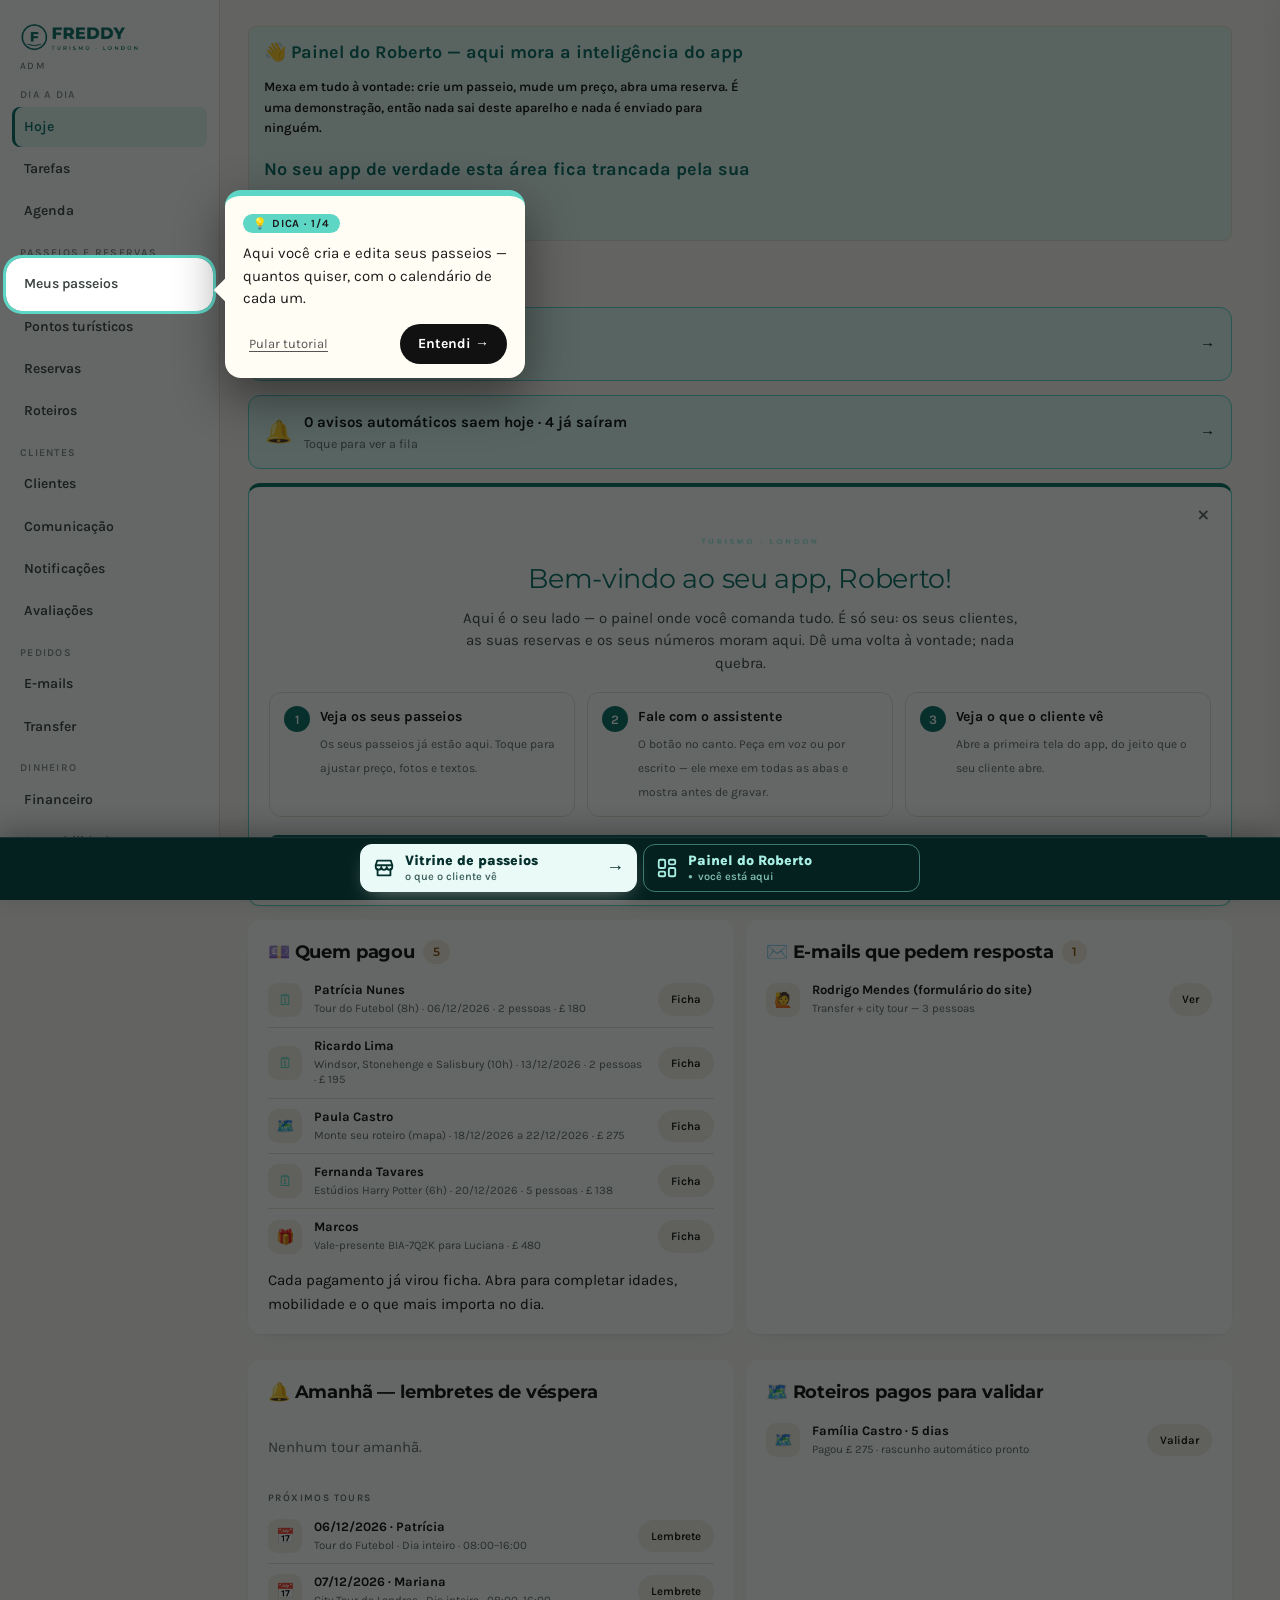
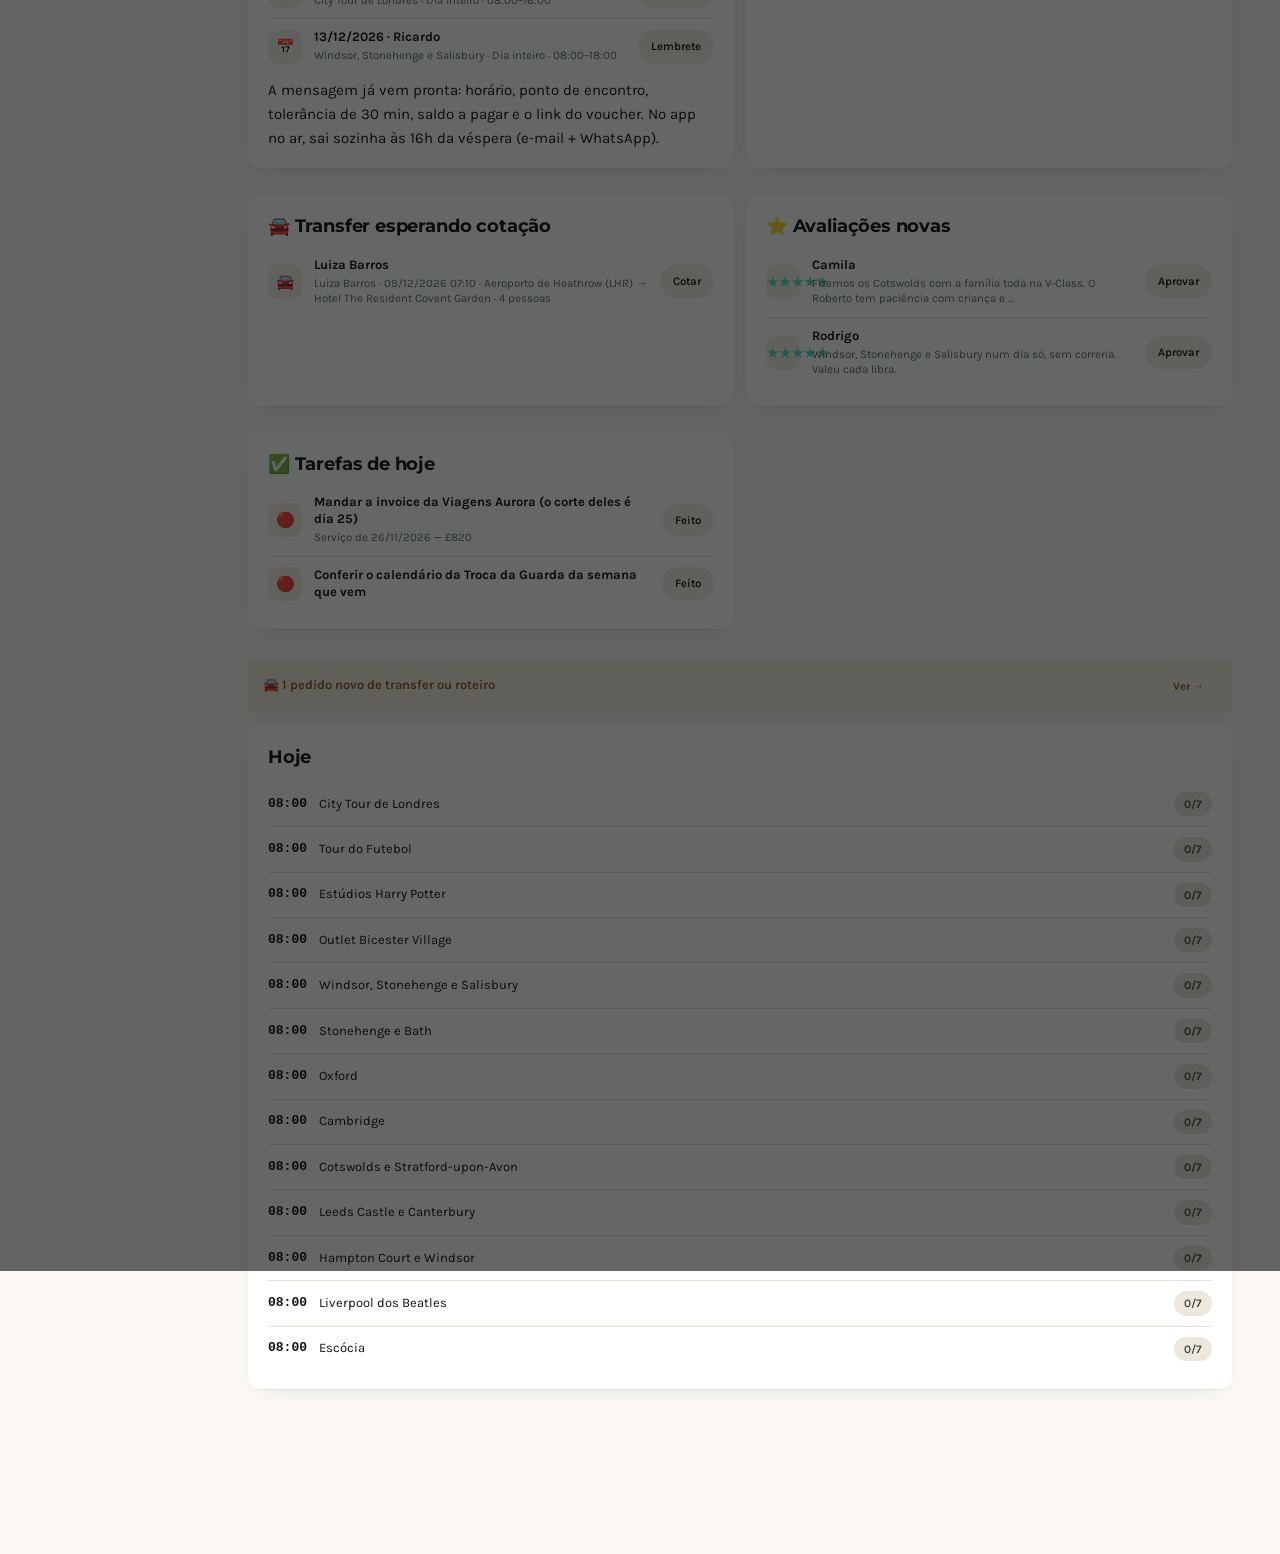
<file: freddy/painel/index.html>
<!doctype html>
<html lang="pt-BR"><head><meta charset="utf-8">
<meta name="viewport" content="width=device-width, initial-scale=1">
<title>Londres com a Bia — o painel do guia</title>
<meta property="og:type" content="website">
<meta property="og:title" content="Conheça o app do guia brasileiro que atende brasileiros">
<meta property="og:description" content="Protótipo navegável: a vitrine que o seu cliente vê e o Painel da guia, onde mora a inteligência. Exemplo com uma guia fictícia em Londres — clique em tudo.">
<meta property="og:image" content="https://guia.eugeniofim.com/londres/og.jpg?v=4">
<meta property="og:image:secure_url" content="https://guia.eugeniofim.com/londres/og.jpg?v=4">
<meta property="og:image:type" content="image/jpeg">
<meta property="og:image:width" content="1200"><meta property="og:image:height" content="630">
<meta property="og:url" content="https://guia.eugeniofim.com/londres/painel/">
<meta name="twitter:card" content="summary_large_image">
<!-- atalho para o painel do demo: guia.eugeniofim.com/londres/painel -->
<script>location.replace('../#/adm/today');</script>
<meta http-equiv="refresh" content="0; url=../#/adm/today">
</head><body style="font-family:sans-serif;padding:24px"><a href="../#/adm/today">Abrir o painel do guia →</a></body></html>
</file>
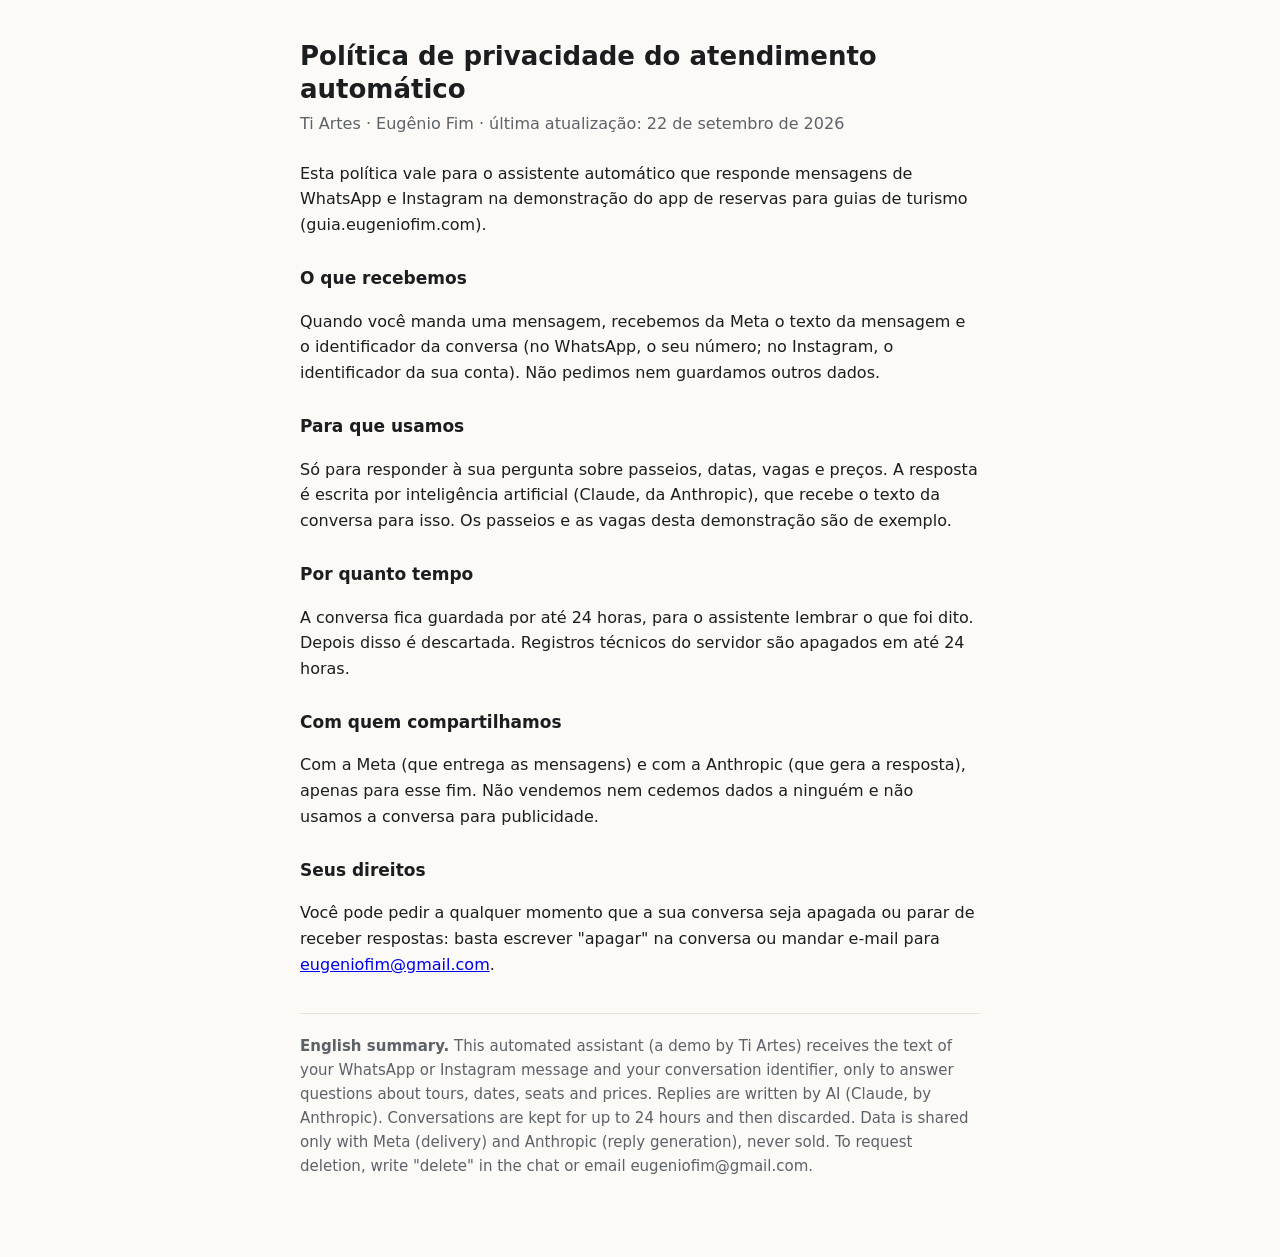
<file: freddy/privacidade.html>
<!doctype html>
<html lang="pt-BR">
<head>
<meta charset="utf-8">
<meta name="viewport" content="width=device-width, initial-scale=1">
<title>Política de privacidade · Atendimento automático</title>
<style>
  :root { --tinta: #1c1d1f; --fundo: #fbfaf7; --suave: #5d6168; --linha: #e6e3dc; }
  @media (prefers-color-scheme: dark) { :root { --tinta: #ecebe8; --fundo: #141516; --suave: #a3a6ab; --linha: #2b2d30; } }
  body { margin: 0; background: var(--fundo); color: var(--tinta); font: 16px/1.6 system-ui, -apple-system, "Segoe UI", sans-serif; }
  main { max-width: 680px; margin: 0 auto; padding: 40px 20px 64px; }
  h1 { font-size: 26px; line-height: 1.25; margin: 0 0 6px; }
  h2 { font-size: 17px; margin: 28px 0 6px; }
  p, li { color: var(--tinta); } .data { color: var(--suave); margin: 0 0 24px; }
  hr { border: 0; border-top: 1px solid var(--linha); margin: 36px 0 20px; }
  .en { color: var(--suave); font-size: 15px; }
</style>
</head>
<body>
<main>
  <h1>Política de privacidade do atendimento automático</h1>
  <p class="data">Ti Artes · Eugênio Fim · última atualização: 22 de setembro de 2026</p>

  <p>Esta política vale para o assistente automático que responde mensagens de WhatsApp e Instagram na demonstração do app de reservas para guias de turismo (guia.eugeniofim.com).</p>

  <h2>O que recebemos</h2>
  <p>Quando você manda uma mensagem, recebemos da Meta o texto da mensagem e o identificador da conversa (no WhatsApp, o seu número; no Instagram, o identificador da sua conta). Não pedimos nem guardamos outros dados.</p>

  <h2>Para que usamos</h2>
  <p>Só para responder à sua pergunta sobre passeios, datas, vagas e preços. A resposta é escrita por inteligência artificial (Claude, da Anthropic), que recebe o texto da conversa para isso. Os passeios e as vagas desta demonstração são de exemplo.</p>

  <h2>Por quanto tempo</h2>
  <p>A conversa fica guardada por até 24 horas, para o assistente lembrar o que foi dito. Depois disso é descartada. Registros técnicos do servidor são apagados em até 24 horas.</p>

  <h2>Com quem compartilhamos</h2>
  <p>Com a Meta (que entrega as mensagens) e com a Anthropic (que gera a resposta), apenas para esse fim. Não vendemos nem cedemos dados a ninguém e não usamos a conversa para publicidade.</p>

  <h2>Seus direitos</h2>
  <p>Você pode pedir a qualquer momento que a sua conversa seja apagada ou parar de receber respostas: basta escrever "apagar" na conversa ou mandar e-mail para <a href="mailto:eugeniofim@gmail.com">eugeniofim@gmail.com</a>.</p>

  <hr>
  <p class="en"><b>English summary.</b> This automated assistant (a demo by Ti Artes) receives the text of your WhatsApp or Instagram message and your conversation identifier, only to answer questions about tours, dates, seats and prices. Replies are written by AI (Claude, by Anthropic). Conversations are kept for up to 24 hours and then discarded. Data is shared only with Meta (delivery) and Anthropic (reply generation), never sold. To request deletion, write "delete" in the chat or email eugeniofim@gmail.com.</p>
</main>
</body>
</html>
</file>
<file: freddy/tokens.css>
/* =========================================================
   FONTES — Google Fonts (Montserrat para títulos, Karla para texto,
   Caveat só para o lema). Carregadas no index.html. Num app de cliente na
   Europa, trocar por fontes dentro do app (LGPD/GDPR).
   ========================================================= */

/* =========================================================
   FREDDY TURISMO LONDON — Design tokens (verde-turquesa, 14/10/2026)
   A marca NEUTRA do produto: verde + amarelo, a mesma da demonstração da
   raiz (guia.eugeniofim.com). Contrastes medidos (WCAG AA). Não usar hex
   solto no código.
   ========================================================= */

:root{
  /* ---------- MARCA ---------- */
  --brand-primaria:   #0B6E69;   /* verde-turquesa da Freddy Turismo */
  --brand-assinatura: #0B6E69;   /* logo e monograma sobre fundo claro */
  --brand-escuro:     #08524E;   /* hover */
  --brand-vivo:       #129B91;   /* fim do gradiente */
  --brand-dourado:    #5ED6C6;   /* a assinatura amarela (nome antigo mantido: muita regra usa) */
  --brand-cidra:      var(--brand-dourado);
  --brand-oro:        var(--brand-dourado);
  --brand-nude:       #5ED6C6;   /* o monograma */
  --brand-caramelo:   #0A6B62;   /* amarelo escurecido para TEXTO */
  --brand-offwhite:   #FBF8F3;   /* marfim */
  --brand-preto:      #111111;
  /* nomes antigos do app-guia: o código ainda chama por eles */
  --brand-verde:   var(--brand-primaria);
  --brand-amarelo: var(--brand-assinatura);

  /* ---------- FUNDOS (marfim) ---------- */
  --paper:     #FBF8F3;
  --surface:   #FFFFFF;
  --surface-2: #F3EFE6;
  --surface-3: #E8E2D5;
  --line:      #E6E0D4;
  --line-2:    #CFC7B6;

  /* ---------- TEXTO ---------- */
  --ink:    #111111;   /* 18:1 */
  --ink-2:  #3D4440;   /* 9.6:1 */
  --ink-3:  #5F6963;   /* 5.6:1 — mínimo */

  /* ---------- AÇÃO ---------- */
  --accent:       var(--brand-primaria);
  --accent-ink:   #FFFFFF;          /* 10.4:1 */
  --accent-wash:  #E1F3F0;          /* verde por cima = 8.6:1 */
  --accent-line:  #A8DAD3;

  /* Destaque (amarelo): preenchimento com texto escuro */
  --highlight:      var(--brand-dourado);
  --highlight-ink:  #111111;        /* 12.8:1 */
  --highlight-wash: #DDF6F2;
  --highlight-text: #0A6B62;        /* amarelo escurecido para texto · 5.5:1 no marfim */

  /* ---------- ESTADOS ---------- */
  --ok:        #2F5A3F;  --ok-wash:    #DDEBE1;
  --warn:      #8A5518;  --warn-wash:  #F8EBDD;
  --danger:    #A3202F;  --danger-wash:#F6DEE1;
  --neutral:   #3D4440;  --neutral-wash:#ECE8DF;

  /* ---------- TIPOGRAFIA ---------- */
  --f-display: "Montserrat", "Helvetica Neue", Arial, sans-serif;
  --f-titulo:  "Montserrat", "Helvetica Neue", Arial, sans-serif;
  --f-serif:   "Karla", "Helvetica Neue", Arial, sans-serif;
  --f-ui:      "Karla", "Helvetica Neue", Arial, system-ui, sans-serif;
  --f-script:  "Caveat", cursive;
  --f-mono:    "JetBrains Mono", ui-monospace, "SF Mono", Menlo, monospace;

  --t-display: 700;
  --t-strong:  600;
  --t-body:    400;

  /* escala (1.25) */
  --fs-9:  44px;  --lh-9: 1.04;
  --fs-8:  34px;  --lh-8: 1.08;
  --fs-7:  27px;  --lh-7: 1.14;
  --fs-6:  22px;  --lh-6: 1.22;
  --fs-5:  18px;  --lh-5: 1.35;
  --fs-4:  15px;  --lh-4: 1.6;
  --fs-3:  13px;  --lh-3: 1.5;
  --fs-2:  11.5px;--lh-2: 1.45;
  --fs-1:  10px;  --lh-1: 1.4;

  --track-display: -0.01em;
  --track-label:    0.14em;

  /* ---------- ESPAÇO ---------- */
  --s-0:2px;  --s-1:4px;  --s-2:6px;  --s-3:8px;   --s-4:10px;
  --s-5:12px; --s-6:14px; --s-7:16px; --s-8:20px;  --s-9:24px;
  --s-10:32px; --s-11:40px; --s-12:48px; --s-14:64px;

  /* ---------- FORMA ---------- */
  --r-sm:4px; --r:8px; --r-lg:12px; --r-xl:18px; --r-pill:999px;

  /* ---------- ELEVAÇÃO (sombra esverdeada) ---------- */
  --sh-1: 0 1px 2px rgba(17,17,17,.05), 0 8px 22px -16px rgba(11,110,105,.30);
  --sh-2: 0 2px 6px rgba(17,17,17,.06), 0 20px 44px -24px rgba(11,110,105,.34);
  --sh-3: 0 28px 64px -30px rgba(11,110,105,.42);

  /* ---------- MOVIMENTO ---------- */
  --ease:   cubic-bezier(.22,1,.36,1);
  --spring: cubic-bezier(.34,1.4,.5,1);
  --d-fast: 180ms; --d-base: 260ms; --d-slow: 480ms;
}

/* Tema escuro: o roxo vira o fundo, o laranja vira a assinatura. */
@media (prefers-color-scheme: dark) {
  :root:not([data-theme="light"]):not([data-theme="dark"]) {
    --paper:#081816; --surface:#0D201E; --surface-2:#132B28; --surface-3:#1A3532;
    --line:#1C3431; --line-2:#2C4C48;
    --ink:#F2F0EA; --ink-2:#C9DCD8; --ink-3:#9FB9B4;
    --brand-assinatura:#5ED6C6;
    --accent:#5ED6C6; --accent-ink:#081816; --accent-wash:#132B28; --accent-line:#2A5A54;
    --highlight:#5ED6C6; --highlight-ink:#081816; --highlight-wash:#123A35; --highlight-text:#5ED6C6;
    --ok:#9CC7A8;  --ok-wash:#1F2A22;
    --warn:#E3B27A; --warn-wash:#3A2A1A;
    --danger:#F0909C; --danger-wash:#3D1E23;
    --neutral:#C9DCD8; --neutral-wash:#132B28;
    --sh-1:0 1px 2px rgba(0,0,0,.5), 0 10px 26px -18px rgba(0,0,0,.9);
    --sh-2:0 2px 8px rgba(0,0,0,.5), 0 24px 50px -26px rgba(0,0,0,.95);
    --sh-3:0 32px 70px -32px rgba(0,0,0,.95);
  }
}
:root[data-theme="dark"]{
  --paper:#081816; --surface:#0D201E; --surface-2:#132B28; --surface-3:#1A3532;
  --line:#1C3431; --line-2:#2C4C48;
  --ink:#F2F0EA; --ink-2:#C9DCD8; --ink-3:#9FB9B4;
  --brand-assinatura:#5ED6C6;
  --accent:#5ED6C6; --accent-ink:#081816; --accent-wash:#132B28; --accent-line:#2A5A54;
  --highlight:#5ED6C6; --highlight-ink:#081816; --highlight-wash:#123A35; --highlight-text:#5ED6C6;
  --ok:#9CC7A8;  --ok-wash:#1F2A22;
  --warn:#E3B27A; --warn-wash:#3A2A1A;
  --danger:#F0909C; --danger-wash:#3D1E23;
  --neutral:#C9DCD8; --neutral-wash:#132B28;
  --sh-1:0 1px 2px rgba(0,0,0,.5), 0 10px 26px -18px rgba(0,0,0,.9);
  --sh-2:0 2px 8px rgba(0,0,0,.5), 0 24px 50px -26px rgba(0,0,0,.95);
  --sh-3:0 32px 70px -32px rgba(0,0,0,.95);
}

/* =========================================================
   REGRAS QUE NÃO SE QUEBRAM
   1. Destaque (amarelo) nunca é texto sobre fundo claro. Use --highlight-text.
   2. Verde é a ação principal. Um botão de ação por tela.
   3. Terracota (danger) é urgência (vencido, últimas vagas). Não decora.
   4. Cinza é legenda, nunca título.
   5. Números sempre em --f-mono com font-variant-numeric: tabular-nums.
   6. Toda cor sai daqui. Hex solto no componente = bug.
      Exceção única: #fff sobre preenchimento de marca.
   7. Espaçamento sai de --s-*. Valor cru em px = dívida a pagar.
   8. Todo controle clicável precisa de :focus-visible próprio ou herdado.
   9. Botão só com ícone precisa de aria-label; ícone decorativo, aria-hidden.
   ========================================================= */
</file>
<file: freddy/carol.css>
/* =========================================================
   LONDRES COM A BIA (demo) — componentes do app
   Cores e fontes vêm do tokens.css (marca neutra do produto). Aqui só os
   componentes novos e o que muda do app-guia.
   ========================================================= */

/* ---------- logo em imagem: claro no tema claro, escuro no escuro ---------- */
.lg-img{display:block;max-width:100%;object-fit:contain}
.lg-par .lg-escuro{display:none}
@media (prefers-color-scheme:dark){:root:not([data-theme="light"]) .lg-par .lg-claro{display:none}:root:not([data-theme="light"]) .lg-par .lg-escuro{display:block}}
:root[data-theme="dark"] .lg-par .lg-claro{display:none}
:root[data-theme="dark"] .lg-par .lg-escuro{display:block}
.tbrand .lg-img{height:30px!important;width:auto}
.vi-logo.com-arte .lg-img{margin:0}
.rail .brand .lg-img{height:30px!important;max-width:100%}

/* títulos na serifada da marca; nada de negrito falso */
.pageh,.thin h1,.ab-cap h1,.logincard h1,.vgTopo h2,.depoTopo h2{font-family:var(--f-titulo);font-weight:500;letter-spacing:-.005em}
.lema{font-family:var(--f-script);font-weight:600;font-size:clamp(28px,7vw,36px);line-height:1.15;color:var(--brand-dourado);margin:16px 0 4px;text-align:center;text-shadow:0 1px 10px rgba(0,0,0,.25)}
.lema.escuro{color:var(--highlight-text)}
.exTag{display:inline-block;margin-left:6px;padding:1px 7px;border-radius:var(--r-pill);background:var(--highlight-wash);color:var(--highlight-text);
  font:600 10px/1.5 var(--f-ui);font-style:normal;letter-spacing:.06em;text-transform:uppercase;vertical-align:1px}

/* ---------- ABERTURA: verde, foto de Londres ao fundo, logo do demo ---------- */
.splash{background:#04211F!important;background-image:linear-gradient(180deg,rgba(6,48,45,.72),rgba(4,33,31,.94)),url(fotos/p-tower-bridge.jpg)!important;background-size:cover!important;background-position:center 40%!important}
.sp-demo{margin-top:18px;font:500 12px/1.4 var(--f-ui);letter-spacing:.04em;color:rgba(251,248,243,.72);animation:spUp 950ms var(--ease) both;animation-delay:2000ms}
.sp-logoCarol{display:block;width:min(300px,70vw);height:auto;margin:0 auto;animation:spUp 1100ms var(--ease) both;animation-delay:250ms;filter:drop-shadow(0 18px 36px rgba(0,0,0,.35))}
.sp-lema{margin-top:22px;font-family:var(--f-script);font-weight:600;font-size:clamp(26px,6vw,34px);color:var(--brand-dourado);animation:spUp 950ms var(--ease) both;animation-delay:1300ms}
.splash .sp-role{margin-top:10px;animation-delay:1800ms}

/* ---------- PRIMEIRA TELA ---------- */
/* O card ganha corpo (verde sólido) e a foto de Londres respira AO REDOR,
   não atrás do texto. */
.hub.carol .vcard{padding:30px 22px 22px;
  background:color-mix(in srgb,var(--brand-primaria) 88%,#021a15)!important;
  -webkit-backdrop-filter:blur(10px) saturate(1.1);backdrop-filter:blur(10px) saturate(1.1);
  border:1px solid color-mix(in srgb,var(--brand-cidra) 22%,transparent)!important;box-shadow:0 18px 50px -20px rgba(0,0,0,.6)!important}
/* véu verde de cima pra baixo sobre a foto, para o conteúdo assentar */
.hub.carol .hub-bg::after{background:linear-gradient(180deg,rgba(11,110,105,.55),rgba(5,40,38,.78))}
.hub-textura{background-position:center 40%!important}
.hub.carol .vcard{padding:24px 20px 18px}
.hub.carol .tagline{color:rgba(251,248,243,.88)}
.hubBadge{margin:12px auto 0;display:inline-block;padding:6px 14px;border-radius:var(--r-pill);background:color-mix(in srgb,var(--brand-cidra) 14%,transparent);box-shadow:inset 0 0 0 1px color-mix(in srgb,var(--brand-cidra) 45%,transparent);color:var(--brand-dourado);font:600 var(--fs-2)/1.3 var(--f-ui);letter-spacing:.04em}
.hubDemo{margin:10px 0 0;font:500 var(--fs-2)/1.4 var(--f-ui);color:rgba(251,248,243,.62)}
.hub.carol .hub-brand{display:flex;justify-content:center;margin:4px 0 2px}
.hub.carol .hub-brand .lg-img{height:auto!important;width:min(250px,70%)}
.hub.carol .tagline{margin-top:6px}
.hubRot{margin:12px 4px 0;font:600 var(--fs-1)/1 var(--f-ui);letter-spacing:var(--track-label);text-transform:uppercase;color:rgba(246,243,239,.78)}
.hub .rede.yt{background:#FF0000;color:#fff}
.hub .rede.mail{background:var(--brand-dourado);color:#111}
.hub .rede svg{width:21px;height:21px}
.hub .adm-entry{margin-top:14px}

/* ---------- vitrine e página do tour ---------- */
.tourcard .pr u{text-decoration:none;font-weight:400;font-size:var(--fs-2);opacity:.8}
.tourcard .pr i{font-size:var(--fs-2)}
.duracoes{margin:6px 0 12px}
.duracoes .chip{display:inline-flex;flex-direction:column;align-items:center;gap:1px;min-width:74px;padding:8px 12px}
.duracoes .chip small{font-size:10.5px;opacity:.8}
.duracoes .chip.on{background:var(--accent);color:var(--accent-ink)}
.grupoMax{margin-top:8px}
.pacTab{margin:6px 0 14px;border:1px solid var(--line);border-radius:var(--r-lg);background:var(--surface);overflow:hidden}
.pacTopo{display:flex;align-items:center;justify-content:space-between;gap:8px;padding:12px 14px;background:var(--accent);color:var(--accent-ink)}
.pacTopo b{font:600 var(--fs-3)/1.2 var(--f-ui)}
.pacTopo .exTag{background:rgba(255,255,255,.18);color:#fff}
.pacTab table{width:100%;border-collapse:collapse;font-variant-numeric:tabular-nums}
.pacTab th,.pacTab td{padding:10px 12px;text-align:left;border-bottom:1px solid var(--line);font-size:var(--fs-3)}
.pacTab thead th{font:600 var(--fs-1)/1.3 var(--f-ui);letter-spacing:.08em;text-transform:uppercase;color:var(--ink-3);background:var(--surface-2)}
.pacTab tbody th{font:500 var(--fs-5)/1 var(--f-titulo);color:var(--accent)}
.pacTab td{font:600 var(--fs-4)/1.2 var(--f-ui)}
.pacNotas{margin:0;padding:12px 14px 12px 30px;display:grid;gap:4px;font-size:var(--fs-3);color:var(--ink-2)}
.pacNotas a{color:var(--accent);font-weight:600}
.termos{margin:14px 0;border:1px solid var(--line);border-radius:var(--r-lg);background:var(--surface);padding:0 14px}
.termos summary{display:flex;flex-direction:column;gap:2px;min-height:48px;justify-content:center;cursor:pointer;list-style:none}
.termos summary::-webkit-details-marker{display:none}
.termos summary small{font-size:var(--fs-2);color:var(--ink-3)}
.termos ul{margin:0 0 14px;padding-left:18px;display:grid;gap:6px;font-size:var(--fs-3);color:var(--ink-2);line-height:1.45}
.termosOk small a{color:var(--accent);font-weight:600}
.imTeaser{display:flex;align-items:center;gap:12px;margin:12px 0;padding:14px;border-radius:var(--r-lg);background:var(--accent);color:var(--accent-ink);text-decoration:none;box-shadow:var(--sh-1)}
.imTeaser.ing{background:var(--surface);color:var(--ink);border:1px solid var(--line)}
.imTeaser .imIc{width:40px;height:40px;border-radius:12px;display:grid;place-items:center;flex:none;background:rgba(255,255,255,.14)}
.imTeaser.ing .imIc{background:var(--highlight-wash);color:var(--highlight-text)}
.imTeaser svg{width:22px;height:22px}
.imTeaser b{display:block;font-size:var(--fs-4)}
.imTeaser small{display:block;font-size:var(--fs-2);opacity:.85;margin-top:2px}
.imTeaser .go{margin-left:auto}
.vchBtn{display:flex;justify-content:center;text-decoration:none;margin:10px 0}

/* ---------- QUEM SOU EU ---------- */
.carolAbout{max-width:680px}
.abFoto{margin:8px auto 0;width:min(260px,70%);aspect-ratio:3/4;border-radius:var(--r-xl);overflow:hidden;box-shadow:var(--sh-2)}
.abFoto img{width:100%;height:100%;object-fit:cover;object-position:center 20%}
.carolAbout .pageh{text-align:center;margin-top:4px}
.abSub{text-align:center;color:var(--ink-2);margin:4px 0 14px}
.abFoto2{display:block;width:100%;border-radius:var(--r-xl);margin:16px 0;box-shadow:var(--sh-1)}

/* ---------- INGRESSOS ---------- */
.afiliada{margin:0 0 16px;padding:12px 14px;border-radius:var(--r-lg);background:var(--highlight-wash);color:var(--ink-2);font-size:var(--fs-3)}
.ingGrade{display:grid;gap:12px}
@media (min-width:760px){.ingGrade{grid-template-columns:1fr 1fr}}
.ing{display:grid;grid-template-columns:120px 1fr;border-radius:var(--r-lg);background:var(--surface);box-shadow:var(--sh-1);overflow:hidden}
.ingFoto{position:relative;background:var(--surface-3) center/cover;min-height:150px}
.ingGratis{position:absolute;left:8px;top:8px;padding:2px 8px;border-radius:var(--r-pill);background:var(--ok);color:#fff;font:700 10px/1.5 var(--f-ui);font-style:normal;text-transform:uppercase;letter-spacing:.06em}
.ingTx{padding:12px 14px;display:flex;flex-direction:column;gap:6px}
.ingTx b{font:500 var(--fs-5)/1.15 var(--f-titulo)}
.ingTx p{margin:0;font-size:var(--fs-3);color:var(--ink-2);line-height:1.45}
.ingAc{display:flex;flex-wrap:wrap;gap:8px;margin-top:auto}
.ingAc a{text-decoration:none}

/* ---------- VOUCHER ---------- */
.vchWrap{max-width:760px}
.vchAcoes{display:flex;flex-wrap:wrap;gap:8px;margin:6px 0 14px}
.vchAcoes a{text-decoration:none}
.voucherCarol{background:#FBF8F3;color:#111;border-radius:4px;box-shadow:var(--sh-2);overflow:hidden;font-family:var(--f-ui)}
.vchFaixa{display:flex;align-items:center;gap:18px;padding:16px 22px;background:var(--brand-primaria);color:#fff}
.vchFaixa img{height:36px;width:auto;max-width:100%}
.vchFaixa b{display:block;font:500 clamp(14px,3.4vw,19px)/1.15 var(--f-titulo);letter-spacing:.02em}
.vchFaixa small{display:block;margin-top:5px;font-size:10.5px;opacity:.85;font-style:italic}
.vchCorpo{padding:22px clamp(16px,5vw,44px) 10px}
.vchCorpo h1{margin:0;text-align:center;font:500 clamp(22px,5vw,30px)/1.1 var(--f-titulo);letter-spacing:.06em;color:var(--brand-primaria)}
.vchSub{text-align:center;margin:4px 0 18px;font-style:italic;font-size:12px;color:#5F6963}
.vchDados{display:grid;grid-template-columns:1fr 1fr;gap:8px 22px;margin:0 0 18px;padding-bottom:14px;border-bottom:1px solid #E6E0D4}
.vchDados div{display:grid;grid-template-columns:auto 1fr;gap:10px;font-size:12.5px}
.vchDados .full{grid-column:1/-1}
.vchDados dt{font-weight:700;color:var(--brand-primaria);min-width:92px}
.vchDados dd{margin:0}
.voucherCarol h2{margin:0 0 6px;font:600 12px/1 var(--f-ui);letter-spacing:.12em;color:var(--brand-primaria)}
.vchTab{width:100%;border-collapse:collapse;font-size:12.5px}
.vchTab th{background:var(--brand-primaria);color:#fff;text-align:left;padding:7px 10px;font-size:11px;letter-spacing:.08em}
.vchTab th:last-child,.vchTab td:last-child{text-align:right;white-space:nowrap}
.vchTab td{padding:10px;border-bottom:1px solid #E6E0D4;vertical-align:top}
.vchTab td small{display:block;color:#5F6963;font-size:11px;margin-top:2px}
.vchTotal{display:flex;justify-content:flex-end;gap:24px;margin:10px 0 14px;font-size:13px}
.vchTotal b{font:600 18px/1 var(--f-titulo);color:var(--brand-primaria)}
.vchEstado{display:inline-block;margin:0 0 12px;padding:8px 14px;border:1.5px solid var(--brand-primaria);color:var(--brand-primaria);font:700 11px/1.3 var(--f-ui);letter-spacing:.06em}
.vchEstado.ok{border-color:#2F5A3F;color:#2F5A3F}
.vchEstado.falta{border-style:dashed}
.vchInfo{font-size:12.5px;margin:0 0 12px}
.vchTermos{margin:6px 0 12px;padding:10px 14px;background:rgba(255,255,255,.72);border-left:3px solid var(--brand-primaria);font-size:11px;line-height:1.45}
.vchTermos ul{margin:6px 0 0;padding-left:16px;display:grid;gap:3px}
.vchAss{font-size:12.5px;font-style:italic;margin:14px 0 8px}
.vchAss span{font-family:var(--f-script);font-style:normal;font-size:26px;color:var(--brand-primaria)}
.vchPe{display:flex;flex-wrap:wrap;justify-content:center;gap:6px 16px;padding:12px 18px 16px;font-size:11px;color:#3D4440;background:rgba(243,239,230,.86)}
.vchPe .bb{display:inline-flex;align-items:center;gap:6px}
.vchPe svg{width:14px;height:14px;color:var(--brand-primaria)}
@media (max-width:520px){.vchDados{grid-template-columns:1fr}.vchFaixa{flex-direction:column;align-items:flex-start}}
@media print{
  body *{visibility:hidden}
  #voucherFolha,#voucherFolha *,.giftCard,.giftCard *,.rtFolha,.rtFolha *{visibility:visible}
  #voucherFolha,.giftCard,.rtFolha{position:absolute;left:0;top:0;width:100%;box-shadow:none}
  .protobar,.novabar,.toast{display:none!important}
  @page{margin:10mm}
}

/* ---------- VALE-PRESENTE ---------- */
.gcValor{margin:10px 0 0;font:500 var(--fs-6)/1 var(--f-titulo);color:var(--accent)}
.gcPrevia{margin:14px 0}
.giftCard{display:grid;grid-template-columns:1fr;border-radius:var(--r-xl);overflow:hidden;background:var(--brand-primaria);color:#fff;box-shadow:var(--sh-3)}
@media (min-width:620px){.giftCard{grid-template-columns:1fr 1.2fr}}
.gcFoto{min-height:180px;background:var(--brand-escuro) center/cover}
.gcTx{padding:20px 22px;background:var(--brand-primaria);display:flex;flex-direction:column;gap:8px}
.gcLogo{height:32px;width:auto;max-width:100%;align-self:flex-start}
.gcPara{margin:6px 0 0;font:400 var(--fs-5)/1.2 var(--f-ui)}
.gcPara b{font:500 26px/1.1 var(--f-titulo)}
.gcExp{margin:0;font-size:var(--fs-3);opacity:.85}
.gcMsg{margin:4px 0 0;font:400 var(--fs-4)/1.4 var(--f-ui);font-style:italic}
.gcDe{margin:0;font-family:var(--f-script);font-size:26px;color:var(--brand-dourado)}
.gcCod{margin:6px 0 0;display:flex;align-items:baseline;gap:10px}
.gcCod small{font-size:10px;letter-spacing:.14em;text-transform:uppercase;opacity:.7}
.gcCod b{font:600 18px/1 var(--f-mono);letter-spacing:.08em;color:var(--brand-dourado)}
.vale .pageh{text-align:center}
.vlAcoes{display:flex;justify-content:center;gap:8px;margin:12px 0}

/* ---------- AVALIAÇÕES ---------- */
.avaliar .pageh{text-align:center}
.estrelas{display:flex;justify-content:center;gap:6px;margin:10px 0 18px}
.est{width:52px;height:52px;border-radius:50%;font-size:30px;line-height:1;background:var(--surface-2);color:var(--line-2);transition:transform var(--d-fast) var(--spring)}
.est.on{color:var(--brand-dourado);background:var(--highlight-wash)}
.est:active{transform:scale(.9)}
.avMedia{font:500 var(--fs-6)/1 var(--f-titulo);color:var(--accent)}
.avLista{display:grid;gap:12px;margin:12px 0 18px}
.avLista .depoCard{max-width:none}
.avEst{color:var(--brand-dourado);letter-spacing:1px}
.rtintro b{color:var(--ink)}
.pricebox[hidden]{display:none!important}
.dcell.cheio{opacity:.45;cursor:not-allowed}
.dcell.cheio small{text-transform:uppercase;letter-spacing:.06em;font-size:9.5px}

/* ---------- MONTE SEU ROTEIRO ---------- */
.nivelGrade{display:grid;gap:8px}
@media (min-width:640px){.nivelGrade{grid-template-columns:repeat(3,1fr)}}
.nivel{display:flex;flex-direction:column;align-items:flex-start;gap:6px;padding:14px;border-radius:var(--r-lg);background:var(--surface-2);color:var(--ink);text-align:left;box-shadow:inset 0 0 0 1px var(--line)}
.nivel b{font:500 var(--fs-5)/1.15 var(--f-titulo)}
.nivel small{font-size:var(--fs-2);color:var(--ink-3);line-height:1.4}
.nvPreco{margin-top:auto;font:600 var(--fs-4)/1 var(--f-ui);color:var(--accent)}
.nvPreco i{font-style:normal;font-weight:400;font-size:var(--fs-2);color:var(--ink-3)}
.nivel.on{background:var(--accent);color:var(--accent-ink);box-shadow:none}
.nivel.on small,.nivel.on .nvPreco,.nivel.on .nvPreco i{color:inherit;opacity:.9}
.nvEx{margin:8px 0 0}
.destGrade{display:grid;grid-template-columns:repeat(2,minmax(0,1fr));gap:8px;margin-top:8px}
@media (min-width:640px){.destGrade{grid-template-columns:repeat(3,minmax(0,1fr))}}
.dest{position:relative;display:flex;flex-direction:column;border-radius:var(--r);overflow:hidden;background:var(--surface-2);color:var(--ink);text-align:left;box-shadow:inset 0 0 0 1px var(--line);min-height:44px}
.dest span{display:block;height:74px;background:var(--surface-3) center/cover}
.dest b{padding:8px 10px 9px;font:600 var(--fs-3)/1.25 var(--f-ui)}
.dest i{position:absolute;right:6px;top:6px;width:26px;height:26px;border-radius:50%;display:grid;place-items:center;font-style:normal;font-weight:700;background:rgba(255,255,255,.92);color:#111}
.dest.on{box-shadow:inset 0 0 0 2px var(--accent)}
.dest.on i{background:var(--accent);color:var(--accent-ink)}
.rtTotal{display:flex;justify-content:space-between;align-items:baseline;margin:14px 2px 6px;font-size:var(--fs-3);color:var(--ink-2)}
.rtTotal b{font:500 var(--fs-7)/1 var(--f-titulo);color:var(--ink)}
.rtLink{margin:14px auto;max-width:360px;padding:12px 14px;border-radius:var(--r-lg);background:var(--surface-2);text-align:center}
.rtLink small{display:block;font-size:var(--fs-2);color:var(--ink-3)}
.rtLink b{font:600 var(--fs-4)/1.4 var(--f-mono)}

/* ---------- CHECKOUT (protótipo) ---------- */
.ckFundo{position:fixed;inset:0;z-index:1200;display:grid;place-items:end center;background:rgba(20,6,10,.55);-webkit-backdrop-filter:blur(3px);backdrop-filter:blur(3px)}
@media (min-width:640px){.ckFundo{place-items:center}}
.ckFolha{position:relative;width:min(440px,100%);max-height:92vh;overflow:auto;background:var(--surface);color:var(--ink);border-radius:18px 18px 0 0;padding:22px 20px calc(18px + env(safe-area-inset-bottom));box-shadow:var(--sh-3)}
@media (min-width:640px){.ckFolha{border-radius:var(--r-xl)}}
.ckX{position:absolute;right:10px;top:8px;width:44px;height:44px;font-size:24px;color:var(--ink-3)}
.ckRot{font:600 var(--fs-1)/1 var(--f-ui);letter-spacing:var(--track-label);text-transform:uppercase;color:var(--ok)}
.ckFolha h3{margin:6px 0 2px;font:500 var(--fs-6)/1.15 var(--f-titulo)}
.ckDet{margin:0;color:var(--ink-3);font-size:var(--fs-3)}
.ckValor{margin:12px 0;font:500 34px/1 var(--f-titulo);color:var(--accent)}
.ckValor small{display:block;margin-top:6px;font:400 var(--fs-3)/1.2 var(--f-ui);color:var(--ink-3)}
.ckOpcoes{display:grid;gap:8px;margin-bottom:12px}
.ckOp{display:flex;flex-direction:column;align-items:flex-start;gap:2px;padding:12px 14px;border-radius:var(--r);background:var(--surface-2);text-align:left;box-shadow:inset 0 0 0 1px var(--line);color:var(--ink)}
.ckOp small{font-size:var(--fs-2);color:var(--ink-3)}
.ckOp.on{box-shadow:inset 0 0 0 2px var(--accent)}

/* ---------- ROTEIRO PRIVADO (#/r/…) ---------- */
.rtPriv{max-width:760px}
.rtAviso{margin:0 0 12px;padding:10px 14px;border-radius:var(--r);background:var(--warn-wash);color:var(--warn);font-weight:600;font-size:var(--fs-3)}
.rtFolha{background:var(--surface);border-radius:var(--r-lg);box-shadow:var(--sh-1);overflow:hidden}
.rtCapa{display:flex;align-items:center;gap:16px;padding:16px 18px;background:var(--brand-primaria);color:#fff}
.rtCapa img{height:34px;width:auto;max-width:60%}
.rtCapa b{display:block;font:500 var(--fs-6)/1.1 var(--f-titulo)}
.rtCapa small{display:block;margin-top:4px;font-size:var(--fs-2);opacity:.85}
.rtDias{display:flex;gap:6px;overflow-x:auto;padding:12px 14px;border-bottom:1px solid var(--line);scrollbar-width:none}
.rtDias::-webkit-scrollbar{display:none}
.rtDias button{flex:none;display:flex;flex-direction:column;align-items:center;min-width:74px;min-height:48px;padding:6px 10px;border-radius:var(--r);background:var(--surface-2);color:var(--ink)}
.rtDias button small{font-size:10.5px;color:var(--ink-3)}
.rtDias button.on{background:var(--accent);color:var(--accent-ink)}
.rtDias button.on small{color:inherit;opacity:.85}
.rtMapa{height:260px;background:var(--surface-2)}
.rtFolha .imTeaser{margin:12px 14px}
.rtPer{padding:6px 16px 12px}
.rtPer h3{display:flex;flex-direction:column;gap:2px;margin:12px 0 8px;font:500 var(--fs-5)/1.2 var(--f-titulo)}
.rtPer h3 span{font:600 var(--fs-1)/1 var(--f-ui);letter-spacing:var(--track-label);text-transform:uppercase;color:var(--highlight-text)}
.rtItem{display:grid;grid-template-columns:78px 1fr;gap:12px;padding:10px 0;border-top:1px solid var(--line)}
.rtFoto{position:relative;display:block;width:78px;height:78px;border-radius:var(--r);background:var(--surface-3) center/cover}
.rtFoto i{position:absolute;left:-6px;top:-6px;width:24px;height:24px;border-radius:50%;display:grid;place-items:center;background:var(--accent);color:var(--accent-ink);font:700 11px/1 var(--f-ui);font-style:normal;box-shadow:0 0 0 2px var(--surface)}
.rtItem b{font-size:var(--fs-4)}
.rtItem p{margin:4px 0 0;font-size:var(--fs-3);line-height:1.5;color:var(--ink-2)}
.rtFalta{font-style:italic;color:var(--ink-3)!important}
.rtDica{display:block;margin-top:6px;font-size:var(--fs-2);color:var(--highlight-text);line-height:1.4}
.rtOuvir{margin-top:8px}
.rtNota{margin:6px 16px 12px;font-size:var(--fs-3);color:var(--ink-3)}
.rtPe{padding:12px 16px;font-size:var(--fs-2);color:var(--ink-3);border-top:1px solid var(--line);text-align:center}
.falando{background:var(--accent)!important;color:var(--accent-ink)!important}

/* ---------- IMERSIVO (tela cheia) ---------- */
.imTela{position:fixed;inset:0;z-index:60;display:flex;flex-direction:column;background:var(--paper)}
.imTopo{display:flex;align-items:center;gap:10px;padding:max(10px,env(safe-area-inset-top)) 12px 10px;background:var(--brand-primaria);color:#fff;z-index:2}
.imTopo .backbtn{color:#fff;background:rgba(255,255,255,.12)}
.imTit{flex:1;min-width:0;display:flex;flex-direction:column}
.imTit b{font:500 var(--fs-5)/1.1 var(--f-titulo)}
.imTit small{font-size:var(--fs-2);opacity:.8;white-space:nowrap;overflow:hidden;text-overflow:ellipsis}
.imLista{width:44px;height:44px;border-radius:50%;background:rgba(255,255,255,.12);color:#fff;font-size:20px}
.imMapa{flex:1;min-height:200px;background:var(--surface-2)}
.imIntro{position:absolute;left:12px;right:12px;bottom:calc(58px + env(safe-area-inset-bottom));z-index:500;max-width:520px;margin:0 auto;padding:18px;border-radius:var(--r-xl);background:var(--surface);box-shadow:var(--sh-3)}
.imIntro h1{margin:0;font:500 var(--fs-7)/1.1 var(--f-titulo)}
.imIntro .lema{text-align:left;margin:0}
.imMeta{margin:4px 0 8px;font-weight:600;color:var(--accent)}
.imIntro p{font-size:var(--fs-3);line-height:1.5;color:var(--ink-2)}
.imBtns{display:grid;gap:8px;margin-top:10px}
.imVoz{margin:10px 0 0;font-size:var(--fs-2)!important;color:var(--ink-3)!important}
.imCartao{position:absolute;left:0;right:0;bottom:0;z-index:600;max-height:62vh;overflow:auto;background:var(--surface);border-radius:18px 18px 0 0;box-shadow:0 -10px 30px rgba(0,0,0,.18);padding-bottom:calc(46px + env(safe-area-inset-bottom))}
@media (min-width:760px){.imCartao{left:auto;right:16px;bottom:16px;width:400px;border-radius:var(--r-xl);max-height:80vh;padding-bottom:10px}}
.imFoto{position:relative;height:170px;background:var(--surface-3) center/cover}
.imNum{position:absolute;left:12px;bottom:10px;padding:4px 10px;border-radius:var(--r-pill);background:var(--brand-primaria);color:#fff;font:700 var(--fs-4)/1 var(--f-ui)}
.imNum i{font-style:normal;font-weight:400;opacity:.75;font-size:var(--fs-2)}
.imTx{padding:12px 16px}
.imTx > b{display:block;font:500 var(--fs-6)/1.15 var(--f-titulo)}
.imDesvio{display:block;margin-top:4px;color:var(--highlight-text);font-size:var(--fs-2)}
.imTexto{margin:8px 0;font-size:var(--fs-3);line-height:1.55;color:var(--ink-2);white-space:pre-line}
.imAcoes{display:flex;align-items:center;gap:8px}
.imAcoes .cta{flex:1}
.imAcoes .mini{min-width:44px}
.imProxTx{display:block;margin-top:10px;font-size:var(--fs-2);color:var(--ink-3)}
.imProxTx a{color:var(--accent);font-weight:600}
.imPainel{position:absolute;left:0;right:0;top:60px;bottom:0;z-index:700;background:var(--surface);overflow:auto}
.imPainel header{position:sticky;top:0;display:flex;justify-content:space-between;align-items:center;padding:12px 16px;background:var(--surface);border-bottom:1px solid var(--line)}
.imPainel ol{list-style:none;margin:0;padding:6px 12px 60px}
.imPainel li button{display:flex;align-items:center;gap:12px;width:100%;padding:8px 4px;text-align:left;color:var(--ink);border-bottom:1px solid var(--line)}
.imPainel .rtFoto{width:52px;height:52px;flex:none}
.imPainel small{display:block;color:var(--ok);font-size:var(--fs-2)}
.pino span{display:grid;place-items:center;width:30px;height:30px;border-radius:50%;background:var(--brand-primaria);color:#fff;font:700 12px/1 var(--f-ui);border:2px solid #fff;box-shadow:0 2px 6px rgba(0,0,0,.3)}
.pino.feita span{background:var(--brand-dourado);color:#111}
.pino.atual span{transform:scale(1.25);box-shadow:0 0 0 4px rgba(11,110,105,.3),0 2px 6px rgba(0,0,0,.3)}
.pino.desvio span{background:#fff;color:var(--brand-primaria);border-color:var(--brand-primaria)}
.leaflet-container{font-family:var(--f-ui)}
/* o mapa aberto (OSM) no tom da marca: menos saturado, um toque quente */
.leaflet-tile-pane{filter:saturate(.72) sepia(.14) contrast(.98)}

/* ---------- PAINEL DA GUIA ---------- */
.rotMini{margin:12px 0 6px;font:600 var(--fs-1)/1 var(--f-ui);letter-spacing:var(--track-label);text-transform:uppercase;color:var(--ink-3)}
.pill.bad{background:var(--danger-wash);color:var(--danger)}
.bad{color:var(--danger);font-weight:600}
.okt{color:var(--ok);font-weight:600}
.hjGrade{display:grid;gap:12px;margin:10px 0 16px}
@media (min-width:980px){.hjGrade{grid-template-columns:1fr 1fr}}
.card.hj h3{display:flex;align-items:center;gap:8px;margin-bottom:6px}
.hjItem{display:flex;align-items:center;gap:12px;padding:10px 0;border-top:1px solid var(--line)}
.hjItem:first-of-type{border-top:0}
.hjItem > div{flex:1;min-width:0}
.hjItem b{display:block;font-size:var(--fs-3);line-height:1.3}
.hjItem small{display:block;font-size:var(--fs-2);color:var(--ink-3);line-height:1.35;margin-top:2px}
.hjItem .mini{flex:none;text-decoration:none}
.hjIc{flex:none;width:34px;height:34px;border-radius:10px;display:grid;place-items:center;background:var(--surface-2);font-size:15px;color:var(--brand-dourado);letter-spacing:-1px}
.hjItem.alerta .hjIc{background:var(--danger-wash)}
.kpis{display:grid;grid-template-columns:repeat(auto-fit,minmax(170px,1fr));gap:10px;margin:10px 0 14px}
.kpi{padding:14px;border-radius:var(--r-lg);background:var(--surface);box-shadow:var(--sh-1)}
.kpi small{display:block;font-size:var(--fs-2);color:var(--ink-3)}
.kpi b{display:block;margin:6px 0 2px;font:500 26px/1 var(--f-titulo);color:var(--ink)}
.kpi i{display:block;font-style:normal;font-size:var(--fs-2);color:var(--ink-3)}
.kpi.warn{box-shadow:inset 0 0 0 2px var(--warn-wash),var(--sh-1)} .kpi.warn b{color:var(--warn)}
.kpi.bad{box-shadow:inset 0 0 0 2px var(--danger-wash),var(--sh-1)} .kpi.bad b{color:var(--danger)}
.agTopo{display:flex;align-items:flex-start;justify-content:space-between;gap:10px}
.agTopo h3{margin:0}
.agTopo small{display:block;color:var(--ink-3);font-size:var(--fs-2);margin-top:3px}
.agTopo .mini{text-decoration:none;flex:none}
.agPg{margin:8px 0;font-size:var(--fs-3);color:var(--ink-2)}
.agJobs{display:grid;gap:0}
.agJob{padding:12px 0;border-top:1px solid var(--line)}
.agJobTx{display:flex;flex-direction:column;gap:3px;margin-bottom:8px}
.agJobTx b{font-size:var(--fs-4)}
.agJobTx small{font-size:var(--fs-2);color:var(--ink-3)}
.agJobTx .pill{align-self:flex-start;white-space:normal;line-height:1.35}
.agJob .tacts,.card .tacts{display:flex;flex-wrap:wrap;gap:8px}
.card .tacts a{text-decoration:none}
.emCard.tratado,.trCard.tratado{opacity:.6}
.emTopo{display:flex;justify-content:space-between;align-items:center;margin-bottom:6px}
.emTopo small{color:var(--ink-3);font-size:var(--fs-2)}
.emCard > b{display:block;font-size:var(--fs-4)}
.emDe{display:block;color:var(--ink-3);font-size:var(--fs-2);margin:2px 0 6px}
.emCard p{margin:4px 0;font-size:var(--fs-3);color:var(--ink-2);line-height:1.5}
.emData{font-weight:600}
.przRow{display:grid;grid-template-columns:86px 1fr;gap:10px;padding:9px 0;border-top:1px solid var(--line);font-size:var(--fs-3)}
.przRow:first-of-type{border-top:0}
.przRow.bad span:last-child{color:var(--danger);font-weight:600}
.przRow.warn span:last-child{color:var(--warn);font-weight:600}
.barras{display:grid;grid-template-columns:repeat(12,1fr);gap:6px;align-items:end;height:150px;margin:10px 0}
.barra{position:relative;display:flex;flex-direction:column;align-items:center;justify-content:flex-end;height:100%}
.barra i{display:block;width:100%;min-height:2px;border-radius:3px 3px 0 0;background:var(--accent)}
.barra small{margin-top:4px;font-size:10px;color:var(--ink-3)}
.barra b{position:absolute;top:-2px;font-size:9.5px;color:var(--ink-2)}
.ptGrade{display:grid;grid-template-columns:repeat(auto-fill,minmax(150px,1fr));gap:10px;margin-top:10px}
.ptCard{display:flex;flex-direction:column;border-radius:var(--r-lg);overflow:hidden;background:var(--surface);box-shadow:var(--sh-1);text-align:left;color:var(--ink)}
.ptFoto{display:block;height:96px;background:var(--surface-3) center/cover}
.ptTx{padding:8px 10px 10px;display:flex;flex-direction:column;gap:3px}
.ptTx b{font-size:var(--fs-3);line-height:1.25}
.ptTx small{font-size:10.5px;color:var(--ink-3)}
.ptEd{display:grid;gap:12px}
@media (min-width:860px){.ptEd{grid-template-columns:320px 1fr;align-items:start}}
.ptFotoG{position:relative;display:block;height:220px;border-radius:var(--r-lg);background:var(--surface-3) center/cover}
.kmlBtn{cursor:pointer}
.qrCard{display:grid;gap:16px;align-items:start}
@media (min-width:700px){.qrCard{grid-template-columns:auto 1fr}}
.qrBox{padding:10px;background:#fff;border-radius:var(--r);justify-self:center}
.qrTela{min-height:100vh;display:flex;flex-direction:column;align-items:center;justify-content:center;gap:10px;padding:24px;background:var(--brand-primaria);color:#fff;text-align:center}
.qrTela img{width:min(260px,70vw)}
.qrGrande{padding:14px;background:#fff;border-radius:12px}
.qrTx{font-size:var(--fs-5)}
.avAdm p{margin:8px 0 0;font-size:var(--fs-3);color:var(--ink-2)}
.avAdm .agTopo small{display:block}
.avPub{display:flex;align-items:center;gap:6px;font-size:var(--fs-2);font-weight:600;white-space:nowrap}
.tfNova{display:grid;gap:8px;margin-bottom:10px}
.tfNova .frow{display:flex;gap:8px;flex-wrap:wrap}
.tfLista{list-style:none;margin:0;padding:0}
.tfLista li{border-top:1px solid var(--line)}
.tfLista label{display:flex;gap:12px;align-items:flex-start;padding:10px 0;cursor:pointer}
.tfLista input{width:22px;height:22px;margin-top:2px;accent-color:var(--accent)}
.tfLista b{display:block;font-size:var(--fs-4)}
.tfLista small{display:block;font-size:var(--fs-2);color:var(--ink-3)}
.tfLista li.atrasada{background:linear-gradient(90deg,var(--danger-wash),transparent 60%)}
.tfLista li.feita b{text-decoration:line-through;opacity:.6}
.rtPeAdm{padding:10px 0;border-top:1px solid var(--line)}
.rtPeAdm ol{margin:6px 0;padding-left:22px;display:grid;gap:4px}
.rtPeAdm li{display:flex;align-items:center;gap:6px}
.rtPeAdm li span{flex:1;font-size:var(--fs-3)}
.rtPeAdm .mini{min-width:36px;padding:4px 8px}
.rtAdd select{width:100%;min-height:40px}
.rtAcoesAdm{display:flex;flex-wrap:wrap;gap:10px;align-items:center;margin:14px 0}
.rtAcoesAdm a{text-decoration:none}
.trMot{padding:8px 0;border-top:1px solid var(--line)}
.trMot small{display:block;font-size:var(--fs-2);color:var(--ink-3)}
.pdmsg{max-height:220px;overflow:auto}
.vchFaixa small,.rtCapa small,.gcExp{color:rgba(255,255,255,.86)!important}

/* =====================================================
   FICHA DO CLIENTE (fichas.js)
   ===================================================== */
.fcBusca input{ width:100%; min-height:44px; padding:10px 14px; border:1px solid var(--line-2); border-radius:var(--r-2, 4px); background:var(--surface); color:var(--ink); font:inherit; font-size:16px; }
.fcFiltros{ margin:10px 0 14px; }
.fcLista{ display:grid; gap:10px; grid-template-columns:repeat(auto-fill, minmax(280px, 1fr)); }
.fcCard{ display:flex; flex-direction:column; gap:4px; text-decoration:none; color:inherit; position:relative; padding:14px 16px; transition:border-color .15s, transform .15s; }
.fcCard:hover{ border-color:var(--accent); transform:translateY(-1px); }
.fcCard small{ color:var(--ink-2); line-height:1.4; }
.fcTopo{ display:flex; flex-wrap:wrap; align-items:center; gap:6px; padding-right:84px; }
.fcTopo b{ font-family:var(--f-titulo); font-size:1.12rem; font-weight:400; }
.fcValor{ position:absolute; top:14px; right:16px; font-weight:600; text-align:right; font-variant-numeric:tabular-nums; }
.fcValor em{ display:block; font-style:normal; font-weight:400; font-size:.78rem; color:var(--warn, #9A5A12); }
.fichaDoc{ margin-top:10px; }
.fcCab{ display:flex; flex-wrap:wrap; justify-content:space-between; gap:12px; align-items:flex-end; margin-bottom:10px; }
.fcCab .pageh{ margin:2px 0 4px; }
.fcSub{ margin:0; color:var(--ink-2); }
.fcContato{ display:flex; flex-wrap:wrap; gap:6px; }
.fcAcoes{ display:flex; flex-wrap:wrap; gap:8px; align-items:center; margin:6px 0 14px; }
.fcProx{ border-left:3px solid var(--highlight); }
.fcProx p{ margin:4px 0; }
.fcObs{ font-style:italic; color:var(--ink-2); }
.fcTags{ display:flex; flex-wrap:wrap; gap:6px; margin:4px 0 10px; }
.fcTime{ display:grid; gap:2px; }
.fcItem{ display:grid; grid-template-columns:28px 1fr auto; gap:10px; align-items:center; padding:9px 0; border-bottom:1px solid var(--line); }
.fcItem:last-child{ border-bottom:0; }
.fcItem small{ display:block; color:var(--ink-3); margin-top:2px; }
.fcIc{ font-size:1.15rem; text-align:center; }
.fcKpis{ margin-top:12px; }
.fcPriv{ margin-top:14px; }
@media (max-width:560px){ .fcItem{ grid-template-columns:24px 1fr; } .fcItem .tacts{ grid-column:2; } }
/* PDF: só a ficha, sem o painel em volta */
@media print{
  body.imprimeFicha *{ visibility:hidden !important; }
  body.imprimeFicha .fichaDoc, body.imprimeFicha .fichaDoc *{ visibility:visible !important; }
  body.imprimeFicha .fichaDoc{ position:absolute; left:0; top:0; width:100%; margin:0; padding:12mm; background:#fff; color:#222; }
  body.imprimeFicha .fichaDoc .noprint{ display:none !important; }
  body.imprimeFicha .fichaDoc input, body.imprimeFicha .fichaDoc textarea{ border:0; padding:0; background:none; }
}

/* o "caminho pontilhado": um fio amarelo em curva que termina num lacinho,
   conduzindo cada seção do menu. Nunca por cima do logo. */
.hub.carol .hubRot{display:flex;align-items:center;gap:10px}
.hub.carol .hubRot::after{content:"";flex:1;height:22px;min-width:60px;opacity:.75;
  background:url("data:image/svg+xml,%3Csvg xmlns='http://www.w3.org/2000/svg' viewBox='0 0 220 22'%3E%3Cpath d='M2 12C40 3 70 20 110 11s64-8 80 1c7 5 4 12-3 10-7-2-4-10 4-10 8 0 14 4 26 4' fill='none' stroke='%23FF7A2F' stroke-width='1.4' stroke-dasharray='4 5' stroke-linecap='round'/%3E%3C/svg%3E") no-repeat left center/auto 100%}

/* =====================================================
   ASSISTENTE — visual do TI ARTES OS nas cores do produto (assistente-voz.js)
   Gaveta escura (verde profundo), orbe amarelo, bolha do guia em verde.
   Seletores com #iaGaveta.iav: ganham do estilo antigo injetado pelo assistente.js.
   ===================================================== */
#iaGaveta.iav{--v-bg:color-mix(in srgb,var(--brand-primaria) 20%,#0b0b0d);--v-s1:color-mix(in srgb,var(--brand-primaria) 28%,#111114);--v-s2:color-mix(in srgb,var(--brand-primaria) 36%,#16161a);--v-line:color-mix(in srgb,var(--brand-cidra) 16%,transparent);--v-tx:#FBF8F3;--v-tx2:#CFD6D0;--v-tx3:#9AA69F;--v-sky:var(--brand-cidra);--v-lov:var(--brand-primaria);
  background:var(--v-bg);color:var(--v-tx);font-family:var(--f-ui);border-left:1px solid var(--v-line)}
#iaGaveta.iav header{border-bottom:0;padding:12px 8px 4px 14px;gap:10px;align-items:center}
#iaGaveta.iav header b{font-family:var(--f-titulo);font-weight:400;font-size:22px;letter-spacing:.01em}
#iaGaveta.iav .x{color:var(--v-tx2);border-radius:12px}
#iaGaveta.iav .x:hover,#iaGaveta.iav .iavIco:hover{background:var(--v-s2);color:var(--v-tx)}
#iaGaveta.iav #iaCtx{border:0;padding:0 14px 10px 64px;color:var(--v-tx3);font-size:12.5px}
#iaGaveta.iav .iavOrbeTopo{width:42px;height:42px;flex:none;border-radius:50%;overflow:hidden}
#iaGaveta.iav .iavOrbeTopo.vazio{visibility:hidden}
#iavOrbe{width:100%;height:100%;display:block;border-radius:50%}
#iavOrbe.semGl{background:radial-gradient(circle at 40% 35%,#FBF8F3 0,var(--brand-cidra) 30%,var(--brand-primaria) 70%,transparent 72%)}
#iaGaveta.iav .iavIco{width:44px;height:44px;flex:none;border:0;border-radius:12px;background:transparent;color:var(--v-tx2);display:grid;place-items:center;cursor:pointer}
#iaGaveta.iav .iavIco svg{width:20px;height:20px}
#iaGaveta.iav .iavIco.on{color:var(--v-sky);background:color-mix(in srgb,var(--brand-cidra) 12%,transparent)}
#iaGaveta.iav #iaMsgs{padding:6px 16px 16px;gap:14px;scrollbar-width:thin;scrollbar-color:var(--v-s2) transparent}

/* tela vazia: orbe grande, "Oi, <guia>." e as sugestões do dia */
.iavHero{text-align:center;margin:auto 0;padding:6px 0 4px}
.iavOrbeGrande{width:156px;height:156px;margin:0 auto 4px}
.iavHero h2{font-family:var(--f-titulo);font-weight:400;font-size:32px;line-height:1.1;margin:4px 0 6px;color:var(--v-tx)}
.iavHero p{color:var(--v-tx2);font-size:14px;line-height:1.45;margin:0 auto 18px;max-width:320px}
.iavSug{display:grid;grid-template-columns:1fr 1fr;gap:8px;text-align:left}
.iavSug button{min-height:66px;padding:11px 12px;border-radius:14px;border:1px solid var(--v-line);background:var(--v-s1);color:var(--v-tx);font:14px/1.32 var(--f-ui);display:flex;gap:9px;align-items:flex-start;cursor:pointer;transition:border-color .15s,background .15s}
.iavSug button span{flex:none;font-size:16px;line-height:1.2}
.iavSug button:hover{border-color:var(--v-sky);background:var(--v-s2)}
.iavSug button:disabled{opacity:.5}

/* bolhas */
#iaGaveta.iav .iaB{font-size:15px;line-height:1.5;border-radius:16px;max-width:88%}
#iaGaveta.iav .iaB.assistant{position:relative;margin-left:38px;max-width:calc(100% - 38px);background:var(--v-s1);color:var(--v-tx);border:1px solid var(--v-line);border-top-left-radius:4px}
#iaGaveta.iav .iaB.assistant::before{content:"";position:absolute;left:-38px;top:0;width:30px;height:30px;border-radius:50%;background:url(arte/monograma.png) center/auto 60% no-repeat,var(--v-lov)}
#iaGaveta.iav .iaB.user{background:var(--v-lov);color:var(--v-tx);border-bottom-right-radius:4px}
#iaGaveta.iav .iaB.pensa{color:var(--v-tx3);margin-left:38px;padding:4px 0}
#iaGaveta.iav .iaB.pensa::after{content:"";display:inline-block;width:18px;animation:iavPontos 1.2s steps(4) infinite;vertical-align:bottom;overflow:hidden}
@keyframes iavPontos{0%{content:""}25%{content:"."}50%{content:".."}75%{content:"..."}}
#iaGaveta.iav .iaB.erro{background:rgba(240,144,156,.1);color:#F0A6B0;border:1px solid rgba(240,144,156,.25)}
#iaGaveta.iav .iaB .tx b{color:#FFF}
.iavAcoes{display:flex;gap:6px;margin-top:9px;flex-wrap:wrap}
.iavAcoes button{display:inline-flex;align-items:center;gap:6px;min-height:34px;padding:0 11px;border-radius:99px;border:1px solid var(--v-line);background:transparent;color:var(--v-tx2);font:600 12.5px var(--f-ui);cursor:pointer}
.iavAcoes button svg{width:14px;height:14px}
.iavAcoes button:hover{color:var(--v-sky);border-color:var(--v-sky)}
.iavPdf{display:inline-flex;align-items:center;gap:6px;padding:6px 10px;border-radius:10px;background:rgba(251,248,243,.12);font-size:12.5px}
.iavPdf svg{width:16px;height:16px}
#iaGaveta.iav .iaDemo{border-color:var(--v-line);color:var(--v-tx2);background:color-mix(in srgb,var(--brand-cidra) 5%,transparent)}
#iaGaveta.iav .iaDemo b{color:var(--v-sky)}

/* cartão "confirma?" */
#iaGaveta.iav .iaCard{background:var(--v-s2);border:1.5px solid var(--v-sky);color:var(--v-tx)}
#iaGaveta.iav .iaCard dt,#iaGaveta.iav .iaCard .ass{color:var(--v-tx3)}
#iaGaveta.iav .iaCard .bts button{background:transparent;border:1px solid var(--v-line);color:var(--v-tx)}
#iaGaveta.iav .iaCard .bts .sim{background:var(--v-sky);color:#111;border-color:transparent}
#iaGaveta.iav .iaCard.feito{border-color:var(--v-line)}

/* ouvindo */
#iavOuvindo{display:none;align-items:center;gap:9px;margin:0 12px 8px;padding:8px 10px 8px 13px;border-radius:14px;background:color-mix(in srgb,var(--brand-primaria) 45%,transparent);border:1px solid color-mix(in srgb,var(--brand-cidra) 25%,transparent);font-size:13px}
#iavOuvindo.on{display:flex}
#iavOuvindo .barras{display:flex;gap:2.5px;align-items:flex-end;height:15px;flex:none}
#iavOuvindo .barras i{width:2.5px;height:100%;background:var(--v-sky);border-radius:2px;transform-origin:bottom;animation:iavOnda .9s ease-in-out infinite}
#iavOuvindo .barras i:nth-child(2){animation-delay:.12s}#iavOuvindo .barras i:nth-child(3){animation-delay:.24s}
#iavOuvindo .barras i:nth-child(4){animation-delay:.36s}#iavOuvindo .barras i:nth-child(5){animation-delay:.48s}
@keyframes iavOnda{0%,100%{transform:scaleY(.25)}50%{transform:scaleY(1)}}
#iavOuvindo .rel{font-variant-numeric:tabular-nums;color:var(--v-sky);flex:none}
#iavOuvindo .ouvTxt{flex:1;min-width:0;color:var(--v-tx2);white-space:nowrap;overflow:hidden;text-overflow:ellipsis}
#iavOuvindo .chip{min-height:36px;padding:0 12px;border-radius:99px;border:1px solid var(--v-line);background:transparent;color:var(--v-tx2);font:600 12.5px var(--f-ui);cursor:pointer}
#iavOuvindo .chip.on{background:var(--v-sky);color:#111;border-color:transparent}

/* anexos à espera */
#iaGaveta.iav #iaAnexo{display:none;padding:0 12px 8px;gap:8px;flex-wrap:wrap}
#iaGaveta.iav #iaAnexo.on{display:flex}
.iavAnx{position:relative;display:inline-flex;align-items:center;gap:6px;height:56px;padding:0 10px 0 0;border-radius:12px;background:var(--v-s1);border:1px solid var(--v-line);color:var(--v-tx2);font-size:12px}
.iavAnx img{width:56px;height:56px;object-fit:cover;border-radius:12px;margin:0}
.iavAnx svg{width:22px;height:22px;margin-left:10px;color:var(--v-sky)}
.iavAnx button{position:absolute;top:-8px;right:-8px;width:26px;height:26px;border-radius:50%;border:0;background:var(--v-tx);color:#111;font:700 15px/1 var(--f-ui);cursor:pointer;text-decoration:none}

/* a caixa de escrever (uma peça só, como no TI ARTES) */
#iaGaveta.iav #iaForm{margin:0 10px calc(10px + env(safe-area-inset-bottom));padding:5px;border:1px solid var(--v-line);border-top:1px solid var(--v-line);border-radius:18px;background:var(--v-s1);gap:4px;align-items:flex-end;transition:border-color .15s,box-shadow .15s}
#iaGaveta.iav #iaForm:focus-within{border-color:color-mix(in srgb,var(--brand-cidra) 55%,transparent);box-shadow:0 0 0 4px color-mix(in srgb,var(--brand-cidra) 8%,transparent)}
#iaGaveta.iav #iaTxt{background:transparent;border:0;color:var(--v-tx);min-height:44px;padding:11px 6px;font-size:16px;line-height:1.4;outline:none}
#iaGaveta.iav #iaTxt::placeholder{color:var(--v-tx3)}
#iaGaveta.iav #iaClip{border:0;background:transparent;color:var(--v-tx2)}
.iavMic{height:44px;flex:none;padding:0 12px;border-radius:12px;border:1px solid var(--v-line);background:var(--v-s2);color:var(--v-tx);display:inline-flex;gap:6px;align-items:center;font:600 14px var(--f-ui);cursor:pointer}
.iavMic svg{width:18px;height:18px}
.iavMic.ouvindo{background:var(--brand-vivo);border-color:transparent;animation:iavPulsa 1.1s ease-in-out infinite}
@keyframes iavPulsa{0%,100%{box-shadow:0 0 0 0 color-mix(in srgb,var(--brand-cidra) 35%,transparent)}50%{box-shadow:0 0 0 7px color-mix(in srgb,var(--brand-cidra) 0%,transparent)}}
#iaGaveta.iav #iaEnviar{width:44px;min-width:44px;height:44px;border-radius:12px;background:var(--v-sky);color:#111;border:0;display:grid;place-items:center;cursor:pointer}
#iaGaveta.iav #iaEnviar svg{width:19px;height:19px}
#iaGaveta.iav #iaEnviar:disabled{opacity:.45}
@media (max-width:360px){ .iavMic .t{display:none} .iavMic{padding:0 11px} }
.iavDemoPe{padding:10px 14px calc(14px + env(safe-area-inset-bottom));border-top:1px solid var(--v-line);display:flex;flex-direction:column;gap:6px;color:var(--v-tx3)}

/* a engrenagem */
#iavMenu{padding:6px 16px 14px;border-bottom:1px solid var(--v-line);background:var(--v-s1);display:flex;flex-direction:column;gap:6px;max-height:60vh;overflow:auto}
#iavMenu[hidden]{display:none}
.iavLiga{display:flex;gap:10px;align-items:flex-start;padding:8px 0;min-height:44px;cursor:pointer}
.iavLiga input{width:20px;height:20px;accent-color:var(--brand-cidra);flex:none;margin-top:2px}
.iavLiga small,.iavVozCfg small{display:block;color:var(--v-tx3);font-size:12.5px;margin-top:2px;line-height:1.4}
.iavVozCfg{display:flex;flex-direction:column;gap:8px;padding:8px 0;border-top:1px solid var(--v-line)}
.iavLinha{display:flex;gap:6px}
#iavMenu input[type=password],#iavMenu select{flex:1;min-height:44px;padding:0 12px;border-radius:10px;border:1px solid var(--v-line);background:var(--v-bg);color:var(--v-tx);font:15px var(--f-ui)}
#iavMenu .mini{min-height:44px;background:var(--v-s2);color:var(--v-tx);border:1px solid var(--v-line)}
#iavMenu .mkLink{color:var(--v-sky);background:none;border:0;text-align:left;padding:6px 0;min-height:36px;cursor:pointer;font:600 13px var(--f-ui);text-decoration:underline}
.iavMenuPe{display:flex;gap:8px;align-items:center;flex-wrap:wrap;padding-top:8px;border-top:1px solid var(--v-line)}
/* acertos depois de olhar a tela */
#iaGaveta.iav #iaTxt:focus,#iaGaveta.iav #iaTxt:focus-visible{outline:none}
#iaGaveta.iav .iavSug button{text-align:left;justify-content:flex-start}
#iaGaveta.iav .iavAcoes button{display:inline-flex;align-items:center;gap:6px;min-height:34px;padding:0 11px;margin:0;border:1px solid var(--v-line);border-radius:99px;background:transparent;color:var(--v-tx2);font:600 12.5px var(--f-ui)}
#iaGaveta.iav .iavOrbeTopo.vazio{display:none}
#iaGaveta.iav header:has(.iavOrbeTopo.vazio) + #iaCtx{padding-left:14px}
@media (pointer:coarse){ #iaGaveta.iav .iavAcoes button{min-height:44px} }
#iaGaveta.iav #iaTxt{-webkit-appearance:none;appearance:none;box-shadow:none}
/* a voz das respostas: rótulo da chave (gaveta e Ajustes) */
.iavVozCfg .vzRot{font-weight:600;font-size:13.5px;margin-top:4px}
.iavVozCfg .vzRot small{font-weight:400}
.iavVozCfg .vzBts{flex-wrap:wrap;align-items:center}
#iavMenu .iavVozCfg .vzKey,#iavMenu .iavVozCfg .vzSel{flex:1;min-height:44px;padding:0 12px;border-radius:10px;border:1px solid var(--v-line);background:var(--v-bg);color:var(--v-tx);font:15px var(--f-ui)}
/* em Ajustes, nas cores do painel */
.vozCard .iavVozCfg{border-top:0;padding-top:0}
.vozCard .iavVozCfg > b{display:none}
.vozCard .iavVozCfg small{color:var(--ink-3)}
.vozCard .iavLinha{display:flex;gap:8px}
.vozCard .vzKey{flex:1;min-height:44px}
.vozCard .vzSel{min-height:44px}

/* Créditos de IA: erro ao ligar a chave tem que ser impossível de não ver */
#crMsg.crErro{margin-top:10px;padding:10px 12px;border-radius:8px;background:var(--danger-wash);color:var(--danger);font-weight:600;font-size:14px}

/* painel lateral: grupos e polimento (UI/UX 28/09) */
.rail .brand{padding:4px 8px 10px}
.rail nav .navRot{margin:14px 8px 4px;font:600 10.5px/1 var(--f-ui);letter-spacing:.12em;text-transform:uppercase;color:var(--ink-3);opacity:.75}
.rail nav .navRot:first-child{margin-top:2px}
.rail .nb{font-family:var(--f-ui);font-size:14px;padding:9px 12px;transition:background .12s,color .12s}
.rail .nb.on{font-weight:600;box-shadow:inset 3px 0 0 var(--accent)}

/* boas-vindas (boas-vindas.js) */
.bvCard{position:relative;text-align:center;border:1px solid var(--highlight);border-top:4px solid var(--accent);background:linear-gradient(180deg,var(--highlight-wash),var(--surface));padding:22px 20px 20px}
.bvX{position:absolute;top:8px;right:10px;width:36px;height:36px;border:0;background:none;font-size:24px;line-height:1;color:var(--ink-3);cursor:pointer;border-radius:10px}
.bvX:hover{background:var(--surface-2);color:var(--ink)}
.bvLogo{display:flex;justify-content:center;margin:2px 0 10px}
.bvLogo .lg-par,.bvLogo img{height:40px!important;width:auto!important;max-width:100%}
.bvTit{font-family:var(--f-titulo);font-weight:400;font-size:1.7rem;color:var(--accent);margin:0 0 6px}
.bvSub{max-width:560px;margin:0 auto 18px;color:var(--ink-2);line-height:1.5}
.bvPassos{display:grid;grid-template-columns:repeat(3,1fr);gap:12px;text-align:left;margin-bottom:18px}
.bvP{display:flex;gap:10px;align-items:flex-start;padding:13px 14px;border:1px solid var(--line);border-radius:12px;background:var(--surface);color:inherit;text-decoration:none;text-align:left;font:inherit;cursor:pointer;transition:border-color .15s,transform .15s}
.bvP:hover{border-color:var(--accent);transform:translateY(-1px)}
.bvP .bvN{flex:none;width:26px;height:26px;border-radius:50%;background:var(--accent);color:var(--accent-ink);display:grid;place-items:center;font:600 13px/1 var(--f-ui)}
.bvP b{display:block;font-size:14px;margin-bottom:2px}
.bvP small{color:var(--ink-3);font-size:12px;line-height:1.4}
.bvOk{display:inline-flex;margin:0 auto}
@media(max-width:700px){.bvPassos{grid-template-columns:1fr}}

/* =====================================================
   eBOOKS / GUIAS DE LONDRES (ebooks.js)
   ===================================================== */
.ebMenu .rtintro{max-width:620px}
.ebGrade{display:grid;gap:14px;grid-template-columns:repeat(auto-fill,minmax(280px,1fr));margin:8px 0 18px}
.ebCard{display:flex;gap:14px;text-decoration:none;color:inherit;border:1px solid var(--line);border-radius:16px;overflow:hidden;background:var(--surface);transition:border-color .15s,transform .15s;border-left:4px solid var(--eb,var(--accent))}
.ebCard:hover{border-color:var(--eb,var(--accent));transform:translateY(-2px)}
.ebCapa{flex:none;width:96px;background:var(--eb) center/cover;position:relative;display:block}
.ebCapa em{position:absolute;left:8px;top:8px;font:600 9px/1 var(--f-ui);letter-spacing:.14em;text-transform:uppercase;background:rgba(0,0,0,.45);color:#fff;padding:3px 7px;border-radius:99px;font-style:normal}
.ebTx{display:flex;flex-direction:column;justify-content:center;gap:4px;padding:14px 14px 14px 2px}
.ebTx b{font-family:var(--f-titulo);font-weight:400;font-size:1.3rem;line-height:1.1}
.ebTx small{color:var(--ink-2);font-size:12.5px;line-height:1.4}
.ebMeta{font:600 11px/1 var(--f-ui);letter-spacing:.04em;text-transform:uppercase;color:var(--eb,var(--accent));margin-top:4px}
.ebNota{text-align:center;color:var(--ink-2);background:var(--highlight-wash);border-radius:12px;padding:12px 16px;font-size:13.5px}

/* leitor */
.ebRead{max-width:720px}
.ebAcoes{display:flex;gap:10px;align-items:center;margin-bottom:14px}
.ebDoc{background:var(--surface);border:1px solid var(--line);border-radius:16px;overflow:hidden;box-shadow:var(--sh-2)}
.ebCab{min-height:230px;display:flex;flex-direction:column;justify-content:space-between;padding:20px;background-size:cover!important;background-position:center!important;color:#fff}
.ebCab .ebSelo .lg-par,.ebCab .ebSelo img{height:34px!important;width:auto!important}
.ebCabTx small{font:600 10px/1 var(--f-ui);letter-spacing:.2em;text-transform:uppercase;opacity:.85}
.ebCabTx h1{font-family:var(--f-titulo);font-weight:400;font-size:clamp(28px,8vw,40px);line-height:1.05;margin:6px 0 6px}
.ebCabTx p{margin:0;font-size:14px;opacity:.95;max-width:34ch}
.ebIntro{font-size:15.5px;line-height:1.6;color:var(--ink);padding:20px 22px 0;font-style:italic;border-left:0}
.ebCap{padding:18px 22px 4px}
.ebCap h2{font-family:var(--f-titulo);font-weight:400;font-size:1.45rem;color:var(--eb,var(--accent));display:flex;align-items:center;gap:10px;margin:8px 0 10px}
.ebNum{flex:none;width:28px;height:28px;border-radius:50%;background:var(--eb,var(--accent));color:#fff;display:grid;place-items:center;font:600 14px/1 var(--f-ui)}
.ebFoto{margin:0 0 12px;border-radius:12px;overflow:hidden}
.ebFoto img{width:100%;max-height:300px;object-fit:cover;display:block}
.ebFoto figcaption{font-size:10.5px;color:var(--ink-3);padding:5px 2px 0}
.ebTexto{font-size:15px;line-height:1.65;color:var(--ink)}
.ebTexto p{margin:0 0 10px}.ebTexto b{color:var(--ink)}
.ebFim{padding:10px 22px 26px;text-align:center}
.ebAss{font-family:var(--f-script);font-size:22px;color:var(--eb,var(--accent));margin:14px 0 8px}
.ebCta{font-size:14px}.ebCta a{color:var(--accent);font-weight:600}
.ebFine{font-size:11px;color:var(--ink-3);margin-top:10px}
/* PDF: só o guia */
@media print{
  body.imprimeEbook *{visibility:hidden!important}
  body.imprimeEbook .ebDoc, body.imprimeEbook .ebDoc *{visibility:visible!important}
  body.imprimeEbook .ebDoc{position:absolute;left:0;top:0;width:100%;border:0;box-shadow:none}
  body.imprimeEbook .ebDoc .noprint{display:none!important}
  .ebCap{break-inside:avoid}
}
/* o eBook é um documento em "papel" — sempre claro, independente do tema (lê e imprime melhor) */
.ebDoc{background:#FBF8F3;color:#111;--ink:#111;--ink-2:#3D4440;--ink-3:#5F6963;--line:#E6E0D4;--surface:#FBF8F3}
.ebDoc .ebIntro{color:#3D4440}
/* eBook: trava da prévia (liberado ao fechar tour) */
.ebLock{margin:8px 22px 4px;padding:22px 18px;border-radius:14px;text-align:center;background:linear-gradient(180deg,var(--highlight-wash),#fff);border:1px dashed var(--eb,var(--accent))}
.ebLockIc{font-size:30px;display:block;margin-bottom:6px}
.ebLock h3{font-family:var(--f-titulo);font-weight:400;font-size:1.4rem;color:var(--eb,var(--accent));margin:0 0 6px}
.ebLock p{color:#3D4440;font-size:14px;line-height:1.5;max-width:40ch;margin:0 auto 14px}
.ebLock .cta{display:inline-flex}
.ebCod{margin-top:14px;text-align:left;max-width:360px;margin-left:auto;margin-right:auto}
.ebCod summary{cursor:pointer;font-size:12.5px;color:var(--ink-3);text-align:center;list-style:none}
.ebCod summary::-webkit-details-marker{display:none}
.ebCodIn{display:flex;gap:6px;margin-top:10px}
.ebCodIn input{flex:1;min-height:42px;padding:0 12px;border:1px solid var(--line);border-radius:10px;font:15px var(--f-ui);background:#fff;color:#111}
.ebCodMsg{font-size:12px;color:var(--danger);margin:6px 0 0;text-align:center}
/* a prévia some um pouco no fim, insinuando que tem mais */
.ebDoc .ebCap:last-of-type:not(:only-of-type){}

/* =====================================================
   VITRINE 08/10/2026 — "as cores estão brigando" (Eugênio)
   Causa: o laranja cobria blocos inteiros (dois chamados com o mesmo peso)
   sobre um véu roxo misturado com preto, que virava lilás lavado.
   Regra nova, uma cor para cada papel:
     · berinjela escura = o palco (a foto respira em cima, some embaixo)
     · laranja         = UMA ação do cliente: "Passeios e reserve"
     · creme           = o caminho do GUIA para o painel (cartão e seletor)
   ===================================================== */
.hub.carol{background:#04211F}
.hub.carol .hub-bg{filter:saturate(1.05)}
.hub.carol .hub-bg{background-position:center 30%!important}
.hub.carol .hub-bg::after{background:linear-gradient(180deg,rgba(4,33,31,.25) 0%,rgba(4,33,31,.55) 34%,rgba(4,33,31,.9) 62%,#04211F 82%)!important}
.hub.carol .vcard,.hub.carol .lk:not(.main),.hub.carol .viagem,.hub.carol .depo{
  background:rgba(4,33,31,.62)!important;border:1px solid rgba(255,255,255,.10)!important;
  -webkit-backdrop-filter:blur(16px) saturate(1.2);backdrop-filter:blur(16px) saturate(1.2);
  box-shadow:0 14px 34px -18px rgba(0,0,0,.7)!important}
.hub.carol .lk:not(.main):hover{background:rgba(42,18,64,.75)!important}
.hub.carol .lk:not(.main) .ic{background:rgba(94,214,198,.12);color:#7FE3D6}
.hub.carol .lk.main{background:#5ED6C6;color:#04211F;box-shadow:0 14px 30px -12px rgba(94,214,198,.55)}
.hub.carol .lk.main .ic{background:rgba(4,33,31,.12)}
.hub.carol .lema{font-size:clamp(23px,4.4vw,30px);color:#7FE3D6}
.hub.carol .hubBadge{background:transparent;box-shadow:inset 0 0 0 1px rgba(127,227,214,.45);color:#A9EEE4}
.hub.carol .hubDemo{color:rgba(246,243,239,.66)}
.hub.carol .hubRot{color:rgba(246,243,239,.62)}
.hub.carol .rede.mail{background:rgba(255,255,255,.10);color:#F6F3EF;box-shadow:inset 0 0 0 1px rgba(255,255,255,.16)}

/* o caminho do guia: creme, diferente de tudo que é do cliente */
.hub #admEntryTopo{background:#EAFAF7;color:#06302D;box-shadow:0 16px 36px -16px rgba(0,0,0,.7);border:0;animation:none}
.hub #admEntryTopo .ic{background:#0B6E69;color:#EAFAF7;width:44px;height:44px}
.hub #admEntryTopo .ic svg{width:22px;height:22px}
.hub #admEntryTopo .etq{display:block;font-style:normal;margin-bottom:3px;font:800 10.5px/1 var(--f-ui);letter-spacing:.12em;text-transform:uppercase;color:#0A6B62}
.hub #admEntryTopo b{font-size:16.5px;color:#06302D}
.hub #admEntryTopo small{color:#5B4A6B;opacity:1}
.hub #admEntryTopo .go{color:#0B6E69}
.hub #admEntryTopo:hover{transform:translateY(-2px)}
.hub #admEntryTopo:focus-visible{outline:3px solid #7FE3D6;outline-offset:3px}

/* seletor de baixo: a aba ATUAL fica discreta ("você está aqui");
   a OUTRA é o convite — creme, a mesma cor do caminho do guia */
.protobar.faixaTroca{background:#04211F!important;border-top:1px solid rgba(255,255,255,.08)!important}
.faixaTroca .ftSeg a{border:1px solid rgba(255,255,255,.12)!important;color:rgba(246,243,239,.78)!important;background:transparent!important;animation:none!important;flex-direction:row!important;gap:10px;justify-content:flex-start!important;text-align:left;padding:8px 12px!important;cursor:pointer}
.faixaTroca .ftSeg a svg{width:22px;height:22px;flex:none}
.faixaTroca .ftSeg a span{display:flex;flex-direction:column;min-width:0}
.faixaTroca .ftSeg a b{font-size:14px!important;color:inherit!important}
.faixaTroca .ftSeg a small{font-size:11px!important;color:inherit!important;opacity:.75!important}
.faixaTroca .ftSeg a.on{background:transparent!important;border-color:rgba(127,227,214,.45)!important;color:#A9EEE4!important}
.faixaTroca .ftSeg a.on small::before{content:"●";margin-right:5px;font-size:8px;vertical-align:1px}
.faixaTroca .ftSeg a.ir{background:#EAFAF7!important;border-color:#EAFAF7!important;color:#06302D!important;box-shadow:0 8px 22px -10px rgba(255,244,234,.55)}
.faixaTroca .ftSeg a.ir .seta{margin-left:auto;font-weight:800;font-size:18px}
.faixaTroca .ftSeg a:focus-visible{outline:3px solid #7FE3D6;outline-offset:2px}
@media (hover:hover){.faixaTroca .ftSeg a.ir:hover{transform:translateY(-1px)}}

/* painel: o aviso da demonstração calmo — título no laranja, texto claro */
.alert.demo{background:var(--accent-wash)!important;color:var(--ink)!important;border:1px solid var(--line)}
.alert.demo b{color:var(--highlight-text)!important}

/* 12/10/2026: o seletor Vitrine/Painel (z 998) cobria o campo de digitar do
   assistente (gaveta z 950) — "não consigo digitar". Aberta, a gaveta passa
   por cima de tudo que é fixo embaixo. */
#iaGaveta.aberta{z-index:1001}
</file>
<file: freddy/freddy.css>
/* =====================================================
   FREDDY TURISMO — vitrine enxuta e a aba Comunicação (14/10/2026)
   Cores só de tokens.css (verde-turquesa + água).
   ===================================================== */

/* ---------- vitrine ---------- */
.fdHub{min-height:100vh;background:var(--paper);padding-bottom:calc(90px + env(safe-area-inset-bottom))}
.fdTopo{position:relative;height:min(46vh,380px);background-size:cover;background-position:center 45%;
  display:flex;align-items:flex-start;justify-content:space-between;gap:10px;padding:max(14px,env(safe-area-inset-top)) 16px 0}
.fdTopo::after{content:"";position:absolute;inset:0;background:linear-gradient(180deg,rgba(4,33,31,.55) 0%,rgba(4,33,31,.05) 42%,rgba(4,33,31,.45) 100%);pointer-events:none}
.fdRedes{position:relative;z-index:1;display:flex;gap:8px;flex-wrap:wrap}
.fdRede{width:40px;height:40px;border-radius:50%;display:grid;place-items:center;background:rgba(255,255,255,.92);color:#0A3B3A;box-shadow:0 6px 18px -8px rgba(0,0,0,.6);transition:transform var(--d-fast) var(--spring)}
.fdRede svg{width:19px;height:19px;display:block}
.fdRede.ig{background:radial-gradient(circle at 30% 107%,#fdf497 0%,#fdf497 5%,#fd5949 45%,#d6249f 60%,#285AEB 90%);color:#fff}
.fdRede.wa{background:#25D366;color:#fff}
.fdRede.fb{background:#1877F2;color:#fff}
.fdRede:hover{transform:translateY(-2px)}
.fdRede:focus-visible{outline:3px solid #fff;outline-offset:2px}
.fdLangs{position:relative;z-index:1;background:rgba(255,255,255,.9);border-radius:var(--r-pill);padding:2px}
.fdCr{position:absolute;right:10px;bottom:8px;z-index:1;font-size:10px;color:rgba(255,255,255,.75)}
.fdIn{position:relative;width:min(460px,calc(100% - 32px));margin:-70px auto 0;display:flex;flex-direction:column;gap:10px}
.fdCard{background:var(--surface);border-radius:var(--r-xl);box-shadow:var(--sh-3);padding:22px 20px 18px;text-align:center}
.fdLogo{display:flex;justify-content:center}
.fdLogo img{max-width:100%;height:auto!important;max-height:58px}
.fdLema{font-family:var(--f-display);font-weight:700;font-size:var(--fs-5);color:var(--accent);margin-top:12px}
.fdTag{font-size:var(--fs-3);color:var(--ink-2);margin-top:6px}
.fdSelos{display:flex;flex-wrap:wrap;justify-content:center;gap:6px;margin-top:12px}
.fdSelos span{font-size:11.5px;font-weight:700;letter-spacing:.02em;padding:4px 10px;border-radius:var(--r-pill);background:var(--accent-wash);color:var(--accent)}
.fdHub .lk{background:var(--surface)}
.fdHub .lk .ic{background:var(--accent-wash);color:var(--accent)}
.fdHub .lk .ic svg{width:20px;height:20px}
.fdHub .lk.main{background:var(--accent);color:var(--accent-ink)}
.fdHub .lk.main .ic{background:rgba(255,255,255,.16);color:#fff}
.fdHub .lk.main small{color:rgba(255,255,255,.82)}
.fdHub .lk.main .go{color:var(--highlight)}
.fdRodape{text-align:center;font-size:var(--fs-2);color:var(--ink-3);margin-top:8px}
.fdFrotaTit{margin-top:26px}
.fdFrota{display:grid;grid-template-columns:repeat(auto-fit,minmax(160px,1fr));gap:10px;margin:10px 0}
.fdCarro{background:var(--surface);border-radius:var(--r-lg);box-shadow:var(--sh-1);padding:14px;display:flex;flex-direction:column;gap:3px}
.fdCarro .ic{width:36px;height:36px;border-radius:12px;display:grid;place-items:center;background:var(--accent-wash);color:var(--accent);margin-bottom:6px}
.fdCarro .ic svg{width:20px;height:20px}
.fdCarro em{font-style:normal;font-size:var(--fs-2);font-weight:700;color:var(--accent)}

/* ---------- Comunicação: painel ---------- */
.comGrade{display:grid;grid-template-columns:300px 1fr;gap:14px;align-items:start;margin-top:12px}
.comLista{background:var(--surface);border-radius:var(--r-lg);box-shadow:var(--sh-1);padding:8px;display:flex;flex-direction:column;gap:2px;max-height:72vh;overflow:auto}
.comBusca{margin-bottom:6px}
.comItem{display:grid;grid-template-columns:40px 1fr auto;gap:10px;align-items:center;text-align:left;padding:9px 8px;border-radius:var(--r)}
.comItem:hover{background:var(--surface-2)}
.comItem.on{background:var(--accent-wash)}
.comAv{width:40px;height:40px;border-radius:50%;display:grid;place-items:center;background:var(--accent);color:var(--accent-ink);font-family:var(--f-display);font-weight:700}
.comTx{min-width:0}.comTx b{display:block;font-size:var(--fs-3)}
.comTx small{display:block;white-space:nowrap;overflow:hidden;text-overflow:ellipsis}
.comMeta{display:flex;flex-direction:column;align-items:flex-end;gap:4px}
.comMeta small{font-size:10.5px}
.comBadge{display:inline-grid;place-items:center;min-width:20px;height:20px;padding:0 6px;border-radius:99px;background:var(--highlight);color:var(--highlight-ink);font:700 11px var(--f-ui);font-style:normal}
.comSino{font-style:normal;font-size:13px}.comSino.off{opacity:.6}
.comChat{background:var(--surface);border-radius:var(--r-lg);box-shadow:var(--sh-1);display:flex;flex-direction:column;min-height:60vh;overflow:hidden}
.comVazio{margin:auto;padding:30px;text-align:center;display:flex;flex-direction:column;gap:6px;max-width:380px}
.comCab{display:flex;align-items:center;gap:10px;padding:12px 14px;border-bottom:1px solid var(--line)}
.comQuem{flex:1;min-width:0}.comQuem b{display:block}.comQuem small{display:block}
.comVolta{display:none}
.comMsgs{flex:1;padding:14px;display:flex;flex-direction:column;gap:8px;overflow:auto;max-height:52vh;
  background:linear-gradient(var(--surface-2),var(--surface-2))}
.comMsg{max-width:78%;padding:9px 12px 6px;border-radius:14px;box-shadow:0 1px 1px rgba(0,0,0,.06)}
.comMsg p{font-size:var(--fs-3);line-height:1.5}
.comMsg small{display:block;text-align:right;font-size:10.5px;margin-top:3px}
.comMsg.ele{align-self:flex-start;background:var(--surface);border-bottom-left-radius:4px}
.comMsg.eu{align-self:flex-end;background:var(--accent);color:var(--accent-ink);border-bottom-right-radius:4px}
.comMsg.eu small{color:rgba(255,255,255,.8)}
.comMsg.aviso{border:1px dashed var(--highlight)}
.comDia,.comInicio{align-self:center;font-size:11px;color:var(--ink-3);background:var(--surface);padding:3px 10px;border-radius:99px}
.comCompor{padding:12px 14px;border-top:1px solid var(--line);display:flex;flex-direction:column;gap:8px}
.comIA{display:flex;gap:8px}
.comBtns{display:flex;gap:8px;align-items:center;flex-wrap:wrap}
.comEsp{flex:1}
.comWa{background:#25D366!important;color:#fff!important}
.comBtns button:disabled{opacity:.45;cursor:not-allowed}
.comResumo{align-self:flex-start;font-size:var(--fs-3);font-weight:700;color:var(--accent);padding:6px 0;text-decoration:underline;text-underline-offset:3px}
.comResumo:disabled{opacity:.45;text-decoration:none}
.comAvisoCard{display:flex;flex-direction:column;gap:10px;margin-top:10px}
.comPara{font-size:var(--fs-3)}
.comHoje{display:flex;align-items:center;gap:12px;margin:10px 0 14px;padding:14px 16px;border-radius:var(--r-lg);background:var(--highlight-wash);border:1px solid var(--highlight);color:var(--ink)}
.comHoje>span:first-child{font-size:22px}
.comHoje b{display:block}.comHoje small{display:block}
.comHoje .go{margin-left:auto;font-weight:700}
.nb .comBadge{margin-left:4px}
@media (max-width:820px){
  .comGrade{grid-template-columns:1fr}
  .comGrade.comAberto .comLista{display:none}
  .comGrade:not(.comAberto) .comChat{display:none}
  .comVolta{display:inline-grid}
  .comMsgs{max-height:none;min-height:46vh}
  .comMsg{max-width:88%}
}

/* ---------- Mensagens: lado do cliente ---------- */
.comCliente{display:flex;flex-direction:column;gap:12px}
.comCliCab{display:flex;align-items:center;gap:12px}
.comCliLogo{width:44px;height:44px;border-radius:50%;background:var(--accent);padding:7px}
.comCliCab .pageh{margin:0}
.comComo{font-size:var(--fs-3);color:var(--ink-2)}
.comAvisoNotif{display:flex;align-items:center;gap:10px;flex-wrap:wrap;padding:12px 14px;border-radius:var(--r-lg);background:var(--highlight-wash);font-size:var(--fs-3)}
.comAvisoNotif.ok{background:var(--ok-wash);color:var(--ok)}
.comAvisoNotif span{flex:1;min-width:180px}
.comMsgs.cli{border-radius:var(--r-lg);min-height:42vh;max-height:56vh}
.comCompor.cli{background:var(--surface);border-radius:var(--r-lg);box-shadow:var(--sh-1);border:0}
.fdCr{bottom:78px}
.fdTopo .langsel{max-width:118px}
.comIA[hidden]{display:none}
.comCliLogo{display:grid;place-items:center;flex:none}
.comCliente{padding-bottom:190px}
.fdTopoDir{position:relative;z-index:1;display:flex;flex-direction:column;align-items:flex-end;gap:8px}
.fdConta{display:inline-flex;align-items:center;gap:6px;padding:8px 14px;border-radius:var(--r-pill);background:rgba(255,255,255,.94);color:#0A3B3A;font-weight:700;font-size:13px;box-shadow:0 6px 18px -8px rgba(0,0,0,.6)}
.fdConta .comBadge{margin-left:2px}
.comSair{display:inline;margin:0;padding:0;font-size:inherit;text-decoration:underline}
.comCad{display:flex;flex-direction:column;gap:10px}
.fdCotForm{display:flex;flex-direction:column;gap:12px;margin:12px 0}
.fdCotLinha{display:flex;align-items:center;justify-content:space-between}
.fdNum{display:flex;align-items:center;gap:12px}
.fdNum button{width:38px;height:38px;border-radius:50%;background:var(--surface-2);font-size:20px;font-weight:700}
.fdNum b{min-width:20px;text-align:center;font-family:var(--f-mono)}
.fdCots{display:grid;grid-template-columns:1fr 1fr;gap:10px}
.fdCot{background:var(--surface);border-radius:var(--r-lg);box-shadow:var(--sh-1);padding:14px;display:flex;flex-direction:column;gap:3px;border:2px solid var(--accent)}
.fdCot.off{border-color:transparent;opacity:.55}
.fdCotV{font-family:var(--f-display);font-weight:700;font-size:var(--fs-6);color:var(--accent);margin-top:6px}
.fdCotacao .fine{margin:10px 0}
.fdDicasLista{display:flex;flex-direction:column;gap:10px;margin:14px 0}
.fdDica{display:flex;gap:14px;background:var(--surface);border-radius:var(--r-lg);box-shadow:var(--sh-1);padding:14px 16px}
.fdDicaIc{font-size:24px;line-height:1.2}
.fdDica h2{font-size:var(--fs-4);margin-bottom:3px}
.fdDica p{font-size:var(--fs-3);color:var(--ink-2)}

/* ---------- Contabilidade ---------- */
.ctBarra{display:flex;align-items:center;justify-content:space-between;gap:10px;flex-wrap:wrap;margin:6px 0 10px}
.ctBarra .chips{margin:0}
.ctPer{display:flex;align-items:center;gap:10px}
.ctAbas{display:flex;gap:4px;border-bottom:1px solid var(--line);margin-bottom:14px;overflow-x:auto}
.ctAbas button{padding:10px 14px;font-weight:700;color:var(--ink-3);border-bottom:3px solid transparent;white-space:nowrap}
.ctAbas button.on{color:var(--accent);border-color:var(--accent)}
.ctKpis{grid-template-columns:repeat(auto-fit,minmax(170px,1fr))!important}
.ctPct{width:58px;padding:2px 6px;display:inline-block}
.ctMeses{display:grid;grid-template-columns:repeat(12,1fr);gap:6px;height:160px;align-items:end;margin-top:10px}
.ctMes{display:flex;flex-direction:column;align-items:center;gap:4px;height:100%}
.ctMesBars{flex:1;width:100%;display:flex;align-items:flex-end;justify-content:center;gap:2px}
.ctMesBars i{width:40%;border-radius:3px 3px 0 0;min-height:2px}
.ctMesBars i.r,.ctLeg .r{background:var(--accent)}.ctMesBars i.d,.ctLeg .d{background:var(--highlight)}
.ctMes small{font-size:10px;text-transform:capitalize}
.ctLeg{display:flex;gap:6px;align-items:center;font-size:var(--fs-2);color:var(--ink-3);margin-top:8px}
.ctLeg span{display:inline-block;width:10px;height:10px;border-radius:3px;margin-left:8px}
.ctDuas{display:grid;grid-template-columns:repeat(auto-fit,minmax(320px,1fr));gap:14px}
.ctLinha{display:grid;grid-template-columns:1fr auto auto;gap:12px;padding:9px 0;border-top:1px solid var(--line);font-size:var(--fs-3);align-items:center}
.ctLinha:first-of-type{border-top:0}
.ctLinha b.neg{color:var(--danger)}
.ctBars{display:flex;flex-direction:column;gap:8px}
.ctBar{display:grid;grid-template-columns:minmax(110px,40%) 1fr auto;gap:10px;align-items:center;font-size:var(--fs-3)}
.ctBarRot{overflow:hidden;text-overflow:ellipsis;white-space:nowrap}
.ctBarTrilho{height:10px;background:var(--surface-2);border-radius:99px;overflow:hidden}
.ctBarTrilho i{display:block;height:100%;background:var(--accent);border-radius:99px}
.ctBar.d .ctBarTrilho i{background:var(--highlight)}
.ctBar b{font-family:var(--f-mono);font-size:12px;white-space:nowrap}
.ctFormGrade{display:grid;grid-template-columns:repeat(auto-fit,minmax(160px,1fr));gap:10px;margin-bottom:10px}
.ctDesc{grid-column:1/-1}
.ctTot{float:right;font-size:var(--fs-4)}
.ctRow{display:grid;grid-template-columns:86px 1fr auto auto;gap:10px;align-items:center;padding:9px 0;border-top:1px solid var(--line);font-size:var(--fs-3)}
.ctRow small{display:block}
.ctBtns{display:flex;gap:10px;align-items:center;flex-wrap:wrap;margin:14px 0 10px}
.ctEmailCont{max-width:360px}

/* ---------- Notificações ---------- */
.ntConta{font-weight:400;color:var(--ink-3);font-size:var(--fs-3);margin-left:6px}
.ntFila{display:grid;grid-template-columns:32px 1fr auto;gap:10px;align-items:start;padding:10px 0;border-top:1px solid var(--line)}
.ntFila:first-of-type{border-top:0}
.ntFila.feita{opacity:.6}
.ntIc{font-size:20px;line-height:1.3}
.ntTx b{display:block;font-size:var(--fs-3)}.ntTx small{display:block}
.ntTx details{margin-top:4px;font-size:var(--fs-3)}.ntTx summary{cursor:pointer;color:var(--accent);font-weight:600}
.ntTx details p{margin-top:6px;padding:10px 12px;background:var(--surface-2);border-radius:var(--r)}
.ntAc{display:flex;gap:6px;flex-wrap:wrap;justify-content:flex-end}
.ntTit{margin:22px 0 10px}
.ntGrade{display:grid;grid-template-columns:repeat(auto-fill,minmax(300px,1fr));gap:14px}
.ntCard{display:flex;flex-direction:column;gap:10px}
.ntCard.off{opacity:.62}
.ntCard header{display:flex;gap:10px;align-items:flex-start}
.ntCard header div{flex:1}.ntCard header b{display:block}.ntCard header small{display:block}
.ntCard textarea{font-size:var(--fs-3)}
.ntRod{display:flex;gap:8px;align-items:center;flex-wrap:wrap}
.ntRod select{width:auto}
.ntPrev{font-size:var(--fs-3);background:var(--accent-wash);padding:10px 12px;border-radius:var(--r)}
.ntSw{position:relative;width:46px;height:26px;flex:none;cursor:pointer}
.ntSw input{position:absolute;opacity:0;inset:0}
.ntSw i{position:absolute;inset:0;border-radius:99px;background:var(--line-2);transition:background var(--d-fast)}
.ntSw i::after{content:"";position:absolute;top:3px;left:3px;width:20px;height:20px;border-radius:50%;background:#fff;box-shadow:0 1px 3px rgba(0,0,0,.3);transition:transform var(--d-fast) var(--ease)}
.ntSw input:checked+i{background:var(--accent)}
.ntSw input:checked+i::after{transform:translateX(20px)}
.ntSw input:focus-visible+i{outline:2px solid var(--accent);outline-offset:2px}
.ntDlg{border:0;border-radius:var(--r-xl);padding:0;width:min(520px,94vw);box-shadow:var(--sh-3);background:var(--surface);color:var(--ink)}
.ntDlg::backdrop{background:rgba(4,33,31,.5)}
.ntForm{display:flex;flex-direction:column;gap:10px;padding:20px}
.ntQ{display:grid;grid-template-columns:repeat(3,1fr);gap:8px}
.comComo .comSair{display:inline;margin:0}
@media (max-width:600px){.ntFila{grid-template-columns:28px 1fr}.ntAc{grid-column:2;justify-content:flex-start}.ctRow{grid-template-columns:70px 1fr auto}.ctRow .mini{display:none}}
</file>
